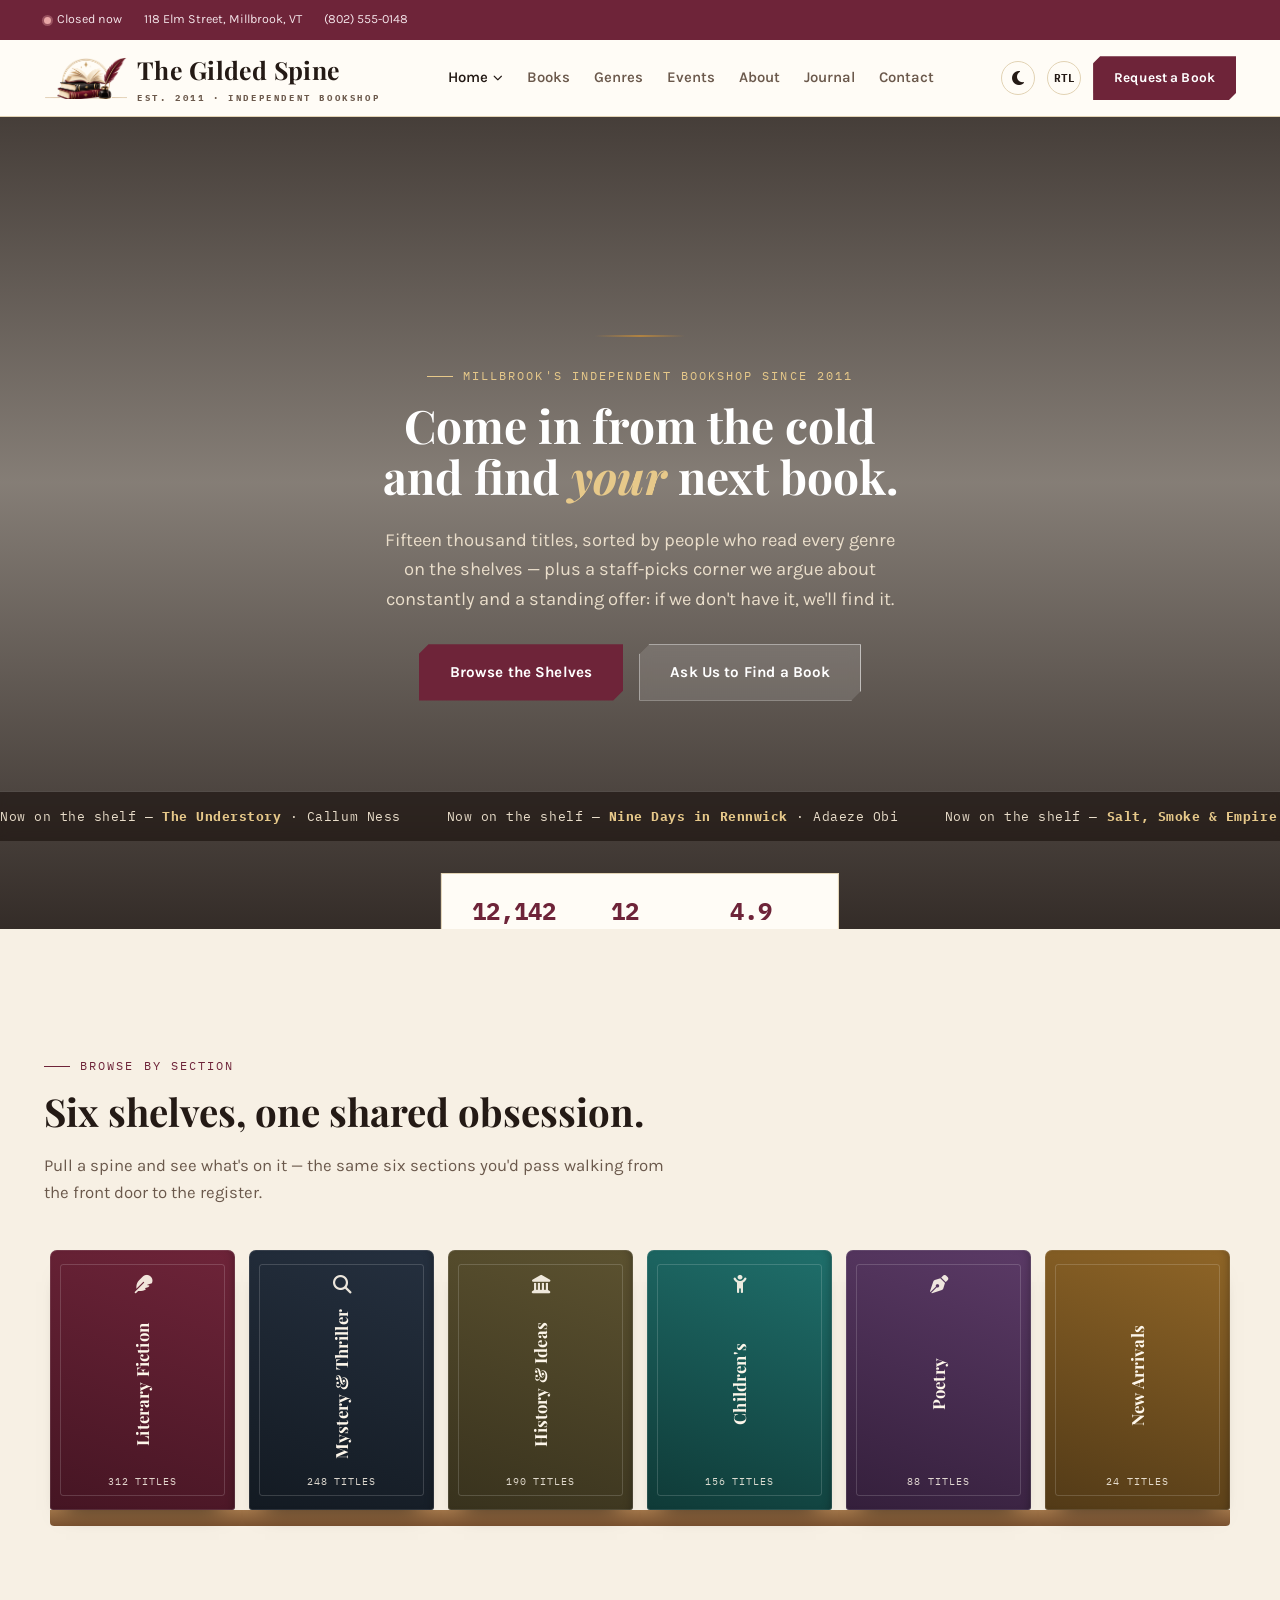
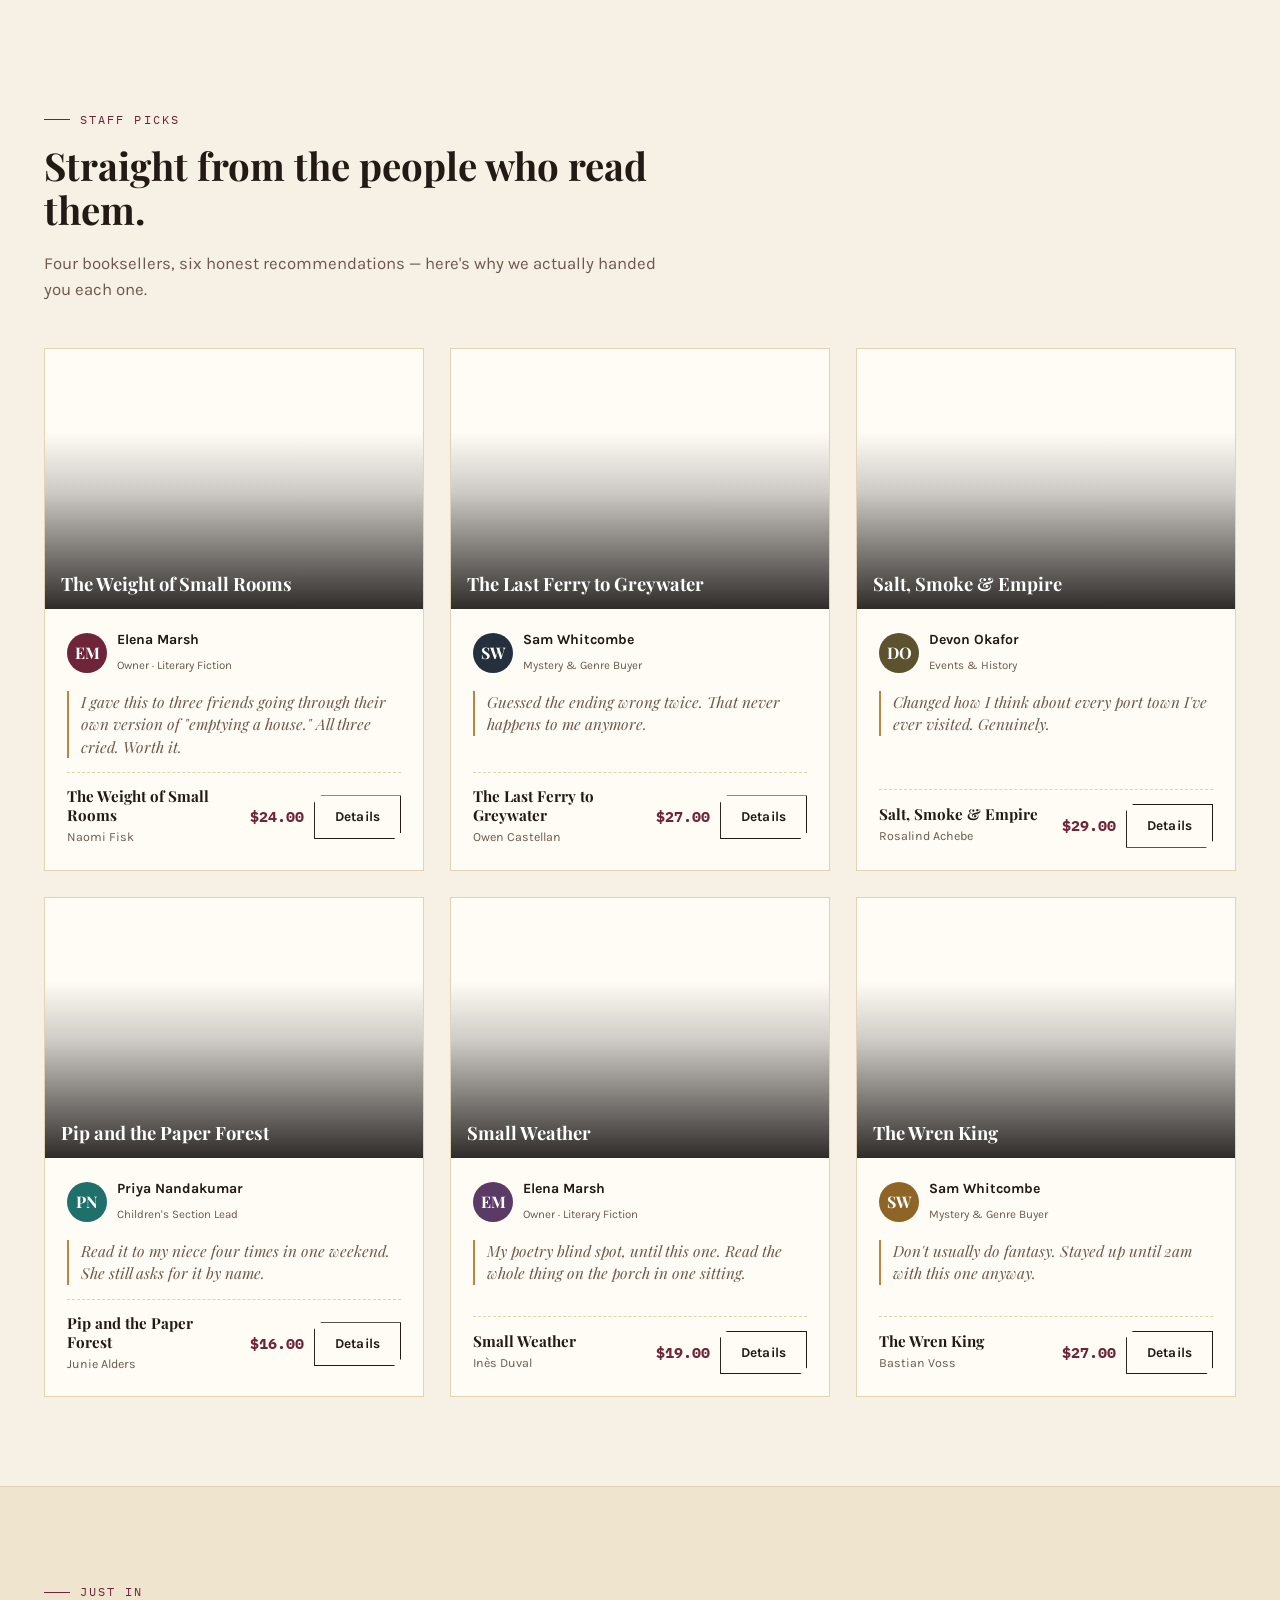
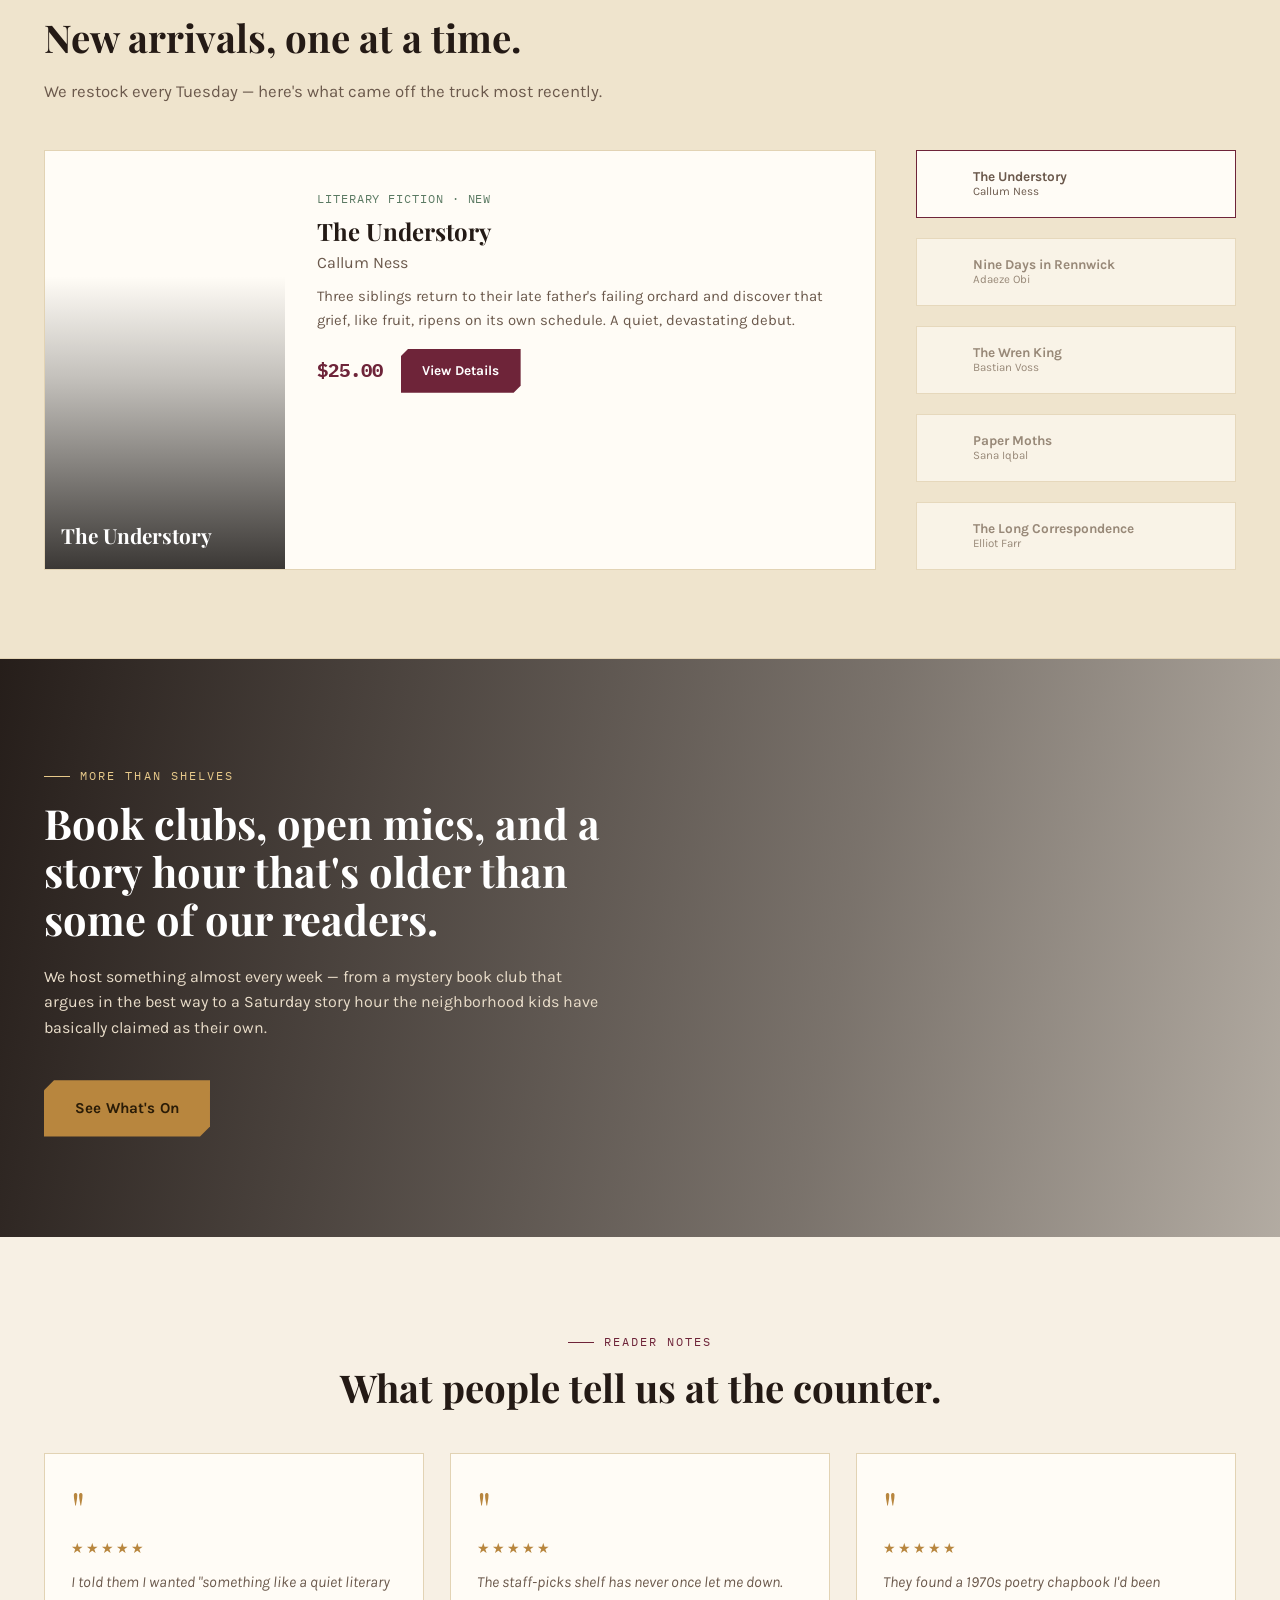
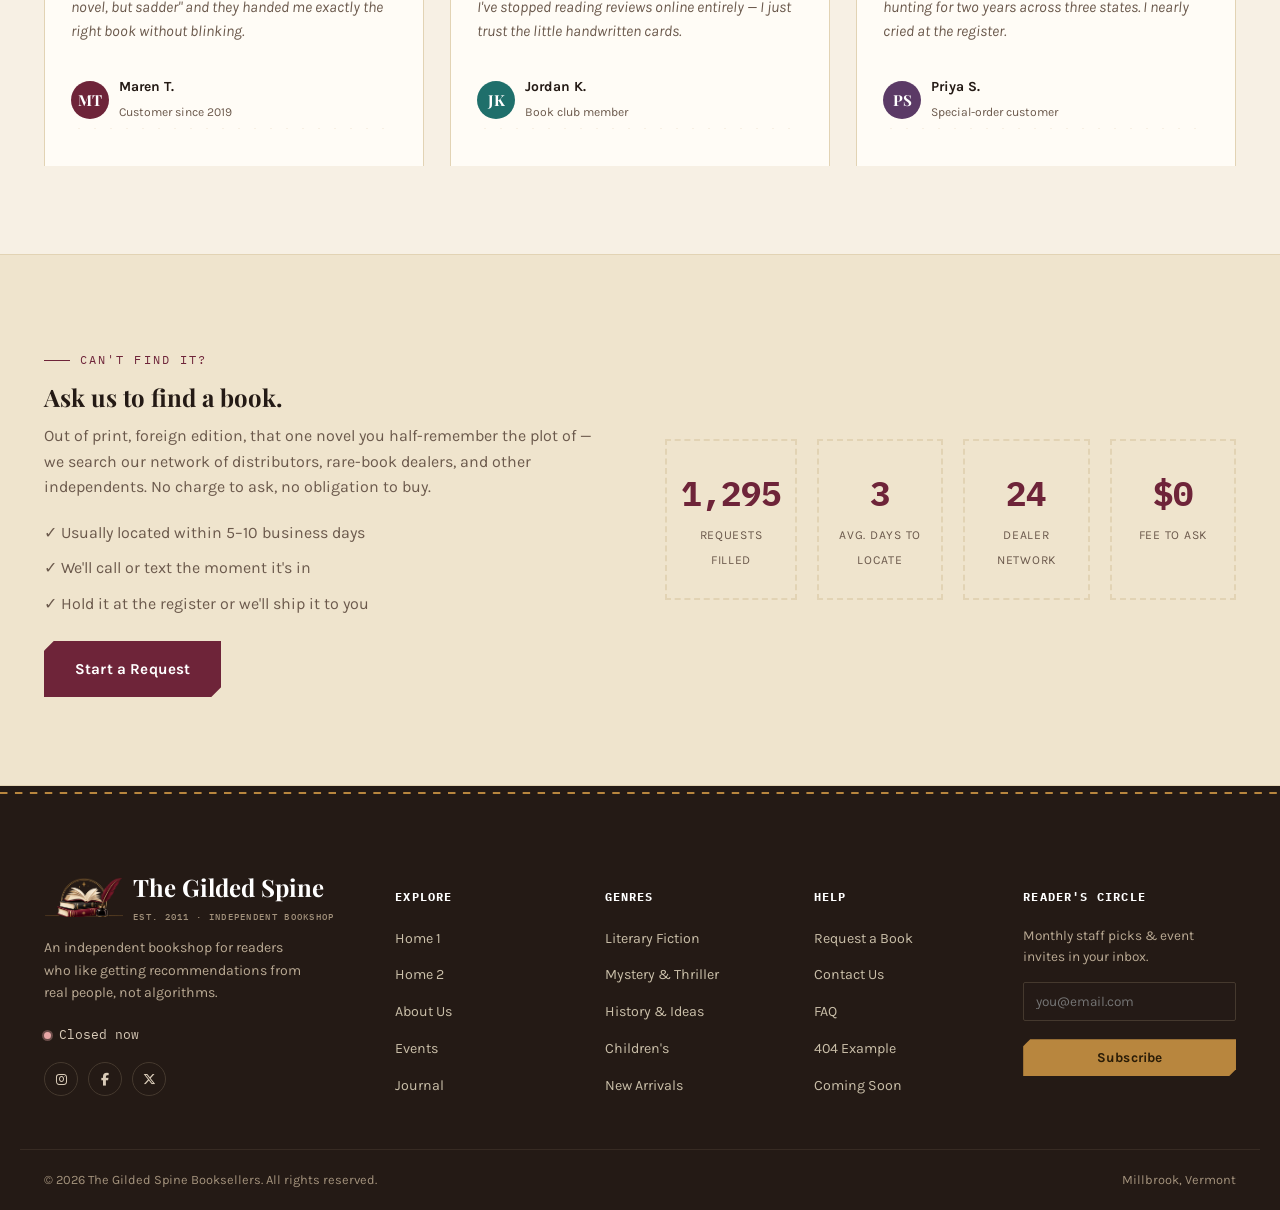
<file: index.html>
<!DOCTYPE html>
<html lang="en" dir="ltr">
<head>
<meta charset="UTF-8">
<meta name="viewport" content="width=device-width, initial-scale=1.0">
<title>The Gilded Spine — Independent Bookshop in Millbrook, VT</title>
<meta name="description" content="An independent bookshop with genre-sectioned shelves, a hand-picked staff-picks selection, weekly new arrivals, and a special-order service for tracking down the book you're after.">
<link rel="preconnect" href="https://fonts.googleapis.com">
<link rel="preconnect" href="https://fonts.gstatic.com" crossorigin>
<link href="https://fonts.googleapis.com/css2?family=Playfair+Display:wght@600;700;800&family=Karla:wght@400;500;600;700;800&family=IBM+Plex+Mono:wght@500;700&display=swap" rel="stylesheet">
<link rel="stylesheet" href="assets/css/style.css">
<link rel="stylesheet" href="https://cdnjs.cloudflare.com/ajax/libs/font-awesome/6.5.2/css/all.min.css">
<link rel="icon" href="assets/images/favicon.png" type="image/png">
<script>
  try {
    if (localStorage.getItem('tgs-dir') === 'rtl') document.documentElement.setAttribute('dir', 'rtl');
  } catch (e) {}
</script>
</head>
<body>
<script>
  try {
    if (localStorage.getItem('tgs-theme') === 'dark') document.body.classList.add('dark');
  } catch (e) {}
</script>

<a href="#main" class="skip-link">Skip to content</a>
<div class="loader"><div class="loader-mark">The Gilded Spine</div></div>

<div class="utility-bar">
  <div class="container">
    <div class="utility-left">
      <span data-store-status><span class="status-dot"></span> <span data-status-label>Open now</span></span>
      <span>118 Elm Street, Millbrook, VT</span>
      <span>(802) 555-0148</span>
    </div>
  </div>
</div>

<header class="masthead">
  <div class="container masthead-row">
    <div class="masthead-logo">
      <a href="index.html"><img src="assets/images/logo-mark.png" alt="" class="logo-mark"><span class="logo-text">The Gilded Spine<span class="sub">Est. 2011 · Independent Bookshop</span></span></a>
    </div>
    <nav class="nav-cluster" aria-label="Primary navigation">
      <div class="nav-dropdown">
        <button class="nav-dropdown-trigger" type="button" aria-haspopup="true" aria-expanded="false">Home <span class="caret"><i class="fa-solid fa-chevron-down"></i></span></button>
        <div class="nav-dropdown-menu">
          <a href="index.html">Home 1</a>
          <a href="home-2.html">Home 2</a>
        </div>
      </div>
      <a class="nav-link" href="books.html">Books</a>
      <a class="nav-link" href="genres.html">Genres</a>
      <a class="nav-link" href="events.html">Events</a>
      <a class="nav-link" href="about.html">About</a>
      <a class="nav-link" href="blog.html">Journal</a>
      <a class="nav-link" href="contact.html">Contact</a>
    </nav>
    <div class="masthead-actions">
      <button class="icon-toggle" data-theme-toggle type="button">DARK</button>
      <button class="icon-toggle" data-dir-toggle type="button">RTL</button>
      <a href="special-orders.html" class="btn btn-primary btn-sm request-btn">Request a Book</a>
      <button class="hamburger" type="button" aria-label="Open menu" aria-expanded="false" aria-controls="mobileNav">
        <span></span><span></span><span></span>
      </button>
    </div>
  </div>
</header>

<div class="mobile-nav" id="mobileNav">
  <div class="mobile-nav-top">
    <span class="logo">The Gilded Spine</span>
    <div class="mobile-nav-top-actions">
      <button class="icon-toggle" data-theme-toggle type="button">DARK</button>
      <button class="icon-toggle" data-dir-toggle type="button">RTL</button>
      <button class="mobile-nav-close" type="button" aria-label="Close menu"><i class="fa-solid fa-xmark"></i></button>
    </div>
  </div>
  <nav class="mobile-nav-links" aria-label="Mobile navigation">
    <a href="index.html">Home 1</a>
    <a href="home-2.html">Home 2</a>
    <a href="books.html">Books</a>
    <a href="genres.html">Genres</a>
    <a href="events.html">Events</a>
    <a href="about.html">About</a>
    <a href="blog.html">Journal</a>
    <a href="contact.html">Contact</a>
  </nav>
  <div class="mobile-nav-foot">
    <a href="special-orders.html" class="btn btn-primary btn-block">Request a Book</a>
  </div>
</div>

<main id="main">

  <!-- HERO 1 — Open Book editorial hero -->
  <section class="hero-book">
    <div class="hero-book-bg" style="background-image:url('https://images.unsplash.com/photo-1481627834876-b7833e8f5570?auto=format&fit=crop&w=1800&q=80');" role="img" aria-label="Long bookshop aisle lined floor-to-ceiling with shelves, lit by strings of hanging bulbs"></div>
    <div class="container hero-book-spread">
      <div class="hero-book-page">
        <span class="kicker">Millbrook's Independent Bookshop Since 2011</span>
        <h1>Come in from the cold<br>and find <em>your</em> next book.</h1>
        <p class="lead">Fifteen thousand titles, sorted by people who read every genre on the shelves — plus a staff-picks corner we argue about constantly and a standing offer: if we don't have it, we'll find it.</p>
        <div class="hero-book-cta">
          <a href="books.html" class="btn btn-primary">Browse the Shelves</a>
          <a href="special-orders.html" class="btn btn-ghost-light">Ask Us to Find a Book</a>
        </div>
      </div>
    </div>
    <div class="hero-ticker" aria-hidden="true">
      <div class="hero-ticker-track">
        <span>Now on the shelf — <b>The Understory</b> · Callum Ness</span>
        <span>Now on the shelf — <b>Nine Days in Rennwick</b> · Adaeze Obi</span>
        <span>Now on the shelf — <b>Salt, Smoke &amp; Empire</b> · Rosalind Achebe</span>
        <span>Now on the shelf — <b>The Wren King</b> · Bastian Voss</span>
        <span>Now on the shelf — <b>Small Weather</b> · Inès Duval</span>
        <span>Now on the shelf — <b>The Understory</b> · Callum Ness</span>
        <span>Now on the shelf — <b>Nine Days in Rennwick</b> · Adaeze Obi</span>
        <span>Now on the shelf — <b>Salt, Smoke &amp; Empire</b> · Rosalind Achebe</span>
        <span>Now on the shelf — <b>The Wren King</b> · Bastian Voss</span>
        <span>Now on the shelf — <b>Small Weather</b> · Inès Duval</span>
      </div>
    </div>
    <div class="stamp-card">
      <div class="item"><strong data-count-to="15000">0</strong><span>Titles in Stock</span></div>
      <div class="item"><strong data-count-to="15">0</strong><span>Years Open</span></div>
      <div class="item"><strong>4.9</strong><span>From 2,300 Readers</span></div>
    </div>
  </section>

  <!-- SHELF WALL — signature genre-browse section -->
  <section class="shelf-wall" style="padding-top:120px;">
    <div class="container">
      <div class="section-head reveal-fade">
        <span class="kicker">Browse by Section</span>
        <h2>Six shelves, one shared obsession.</h2>
        <p>Pull a spine and see what's on it — the same six sections you'd pass walking from the front door to the register.</p>
      </div>
      <div class="shelf-spine-row">
        <a href="books.html#literary-fiction" class="shelf-spine reveal" style="--spine:#6e2439;--spine-dark:#451523;">
          <i class="fa-solid fa-feather spine-icon" aria-hidden="true"></i>
          <span class="spine-label">Literary Fiction</span>
          <span class="spine-count">312 titles</span>
        </a>
        <a href="books.html#mystery-thriller" class="shelf-spine reveal" style="--spine:#25303f;--spine-dark:#131a22;">
          <i class="fa-solid fa-magnifying-glass spine-icon" aria-hidden="true"></i>
          <span class="spine-label">Mystery &amp; Thriller</span>
          <span class="spine-count">248 titles</span>
        </a>
        <a href="books.html#history-ideas" class="shelf-spine reveal" style="--spine:#5c5230;--spine-dark:#38321d;">
          <i class="fa-solid fa-landmark spine-icon" aria-hidden="true"></i>
          <span class="spine-label">History &amp; Ideas</span>
          <span class="spine-count">190 titles</span>
        </a>
        <a href="books.html#childrens" class="shelf-spine reveal" style="--spine:#1f6f6b;--spine-dark:#0f3a37;">
          <i class="fa-solid fa-child-reaching spine-icon" aria-hidden="true"></i>
          <span class="spine-label">Children's</span>
          <span class="spine-count">156 titles</span>
        </a>
        <a href="books.html#poetry" class="shelf-spine reveal" style="--spine:#5b3a66;--spine-dark:#341f3b;">
          <i class="fa-solid fa-pen-nib spine-icon" aria-hidden="true"></i>
          <span class="spine-label">Poetry</span>
          <span class="spine-count">88 titles</span>
        </a>
        <a href="books.html#new-arrivals" class="shelf-spine reveal" style="--spine:#8f6527;--spine-dark:#523a17;">
          <i class="fa-solid fa-sparkles spine-icon" aria-hidden="true"></i>
          <span class="spine-label">New Arrivals</span>
          <span class="spine-count">24 titles</span>
        </a>
      </div>
      <div class="shelf-ledge" aria-hidden="true"></div>
    </div>
  </section>

  <!-- STAFF PICKS SHELF -->
  <section id="staff-picks">
    <div class="container">
      <div class="section-head reveal-fade">
        <span class="kicker">Staff Picks</span>
        <h2>Straight from the people who read them.</h2>
        <p>Four booksellers, six honest recommendations — here's why we actually handed you each one.</p>
      </div>
      <div class="pick-grid">

        <article class="pick-card reveal">
          <div class="pick-cover-full" style="background-image:url('https://images.unsplash.com/photo-1495474472287-4d71bcdd2085?auto=format&fit=crop&w=500&q=70');"><span class="cover-title">The Weight of Small Rooms</span></div>
          <div class="pick-content">
          <div class="pick-staff">
            <span class="pick-avatar" style="background:#6e2439;">EM</span>
            <div><strong>Elena Marsh</strong><span>Owner &middot; Literary Fiction</span></div>
          </div>
          <blockquote class="pick-quote">I gave this to three friends going through their own version of "emptying a house." All three cried. Worth it.</blockquote>
          <div class="pick-book">
            <div class="pick-info">
              <h3><a href="book-details.html?id=weight-of-small-rooms">The Weight of Small Rooms</a></h3>
              <span class="author">Naomi Fisk</span>
            </div>
            <div class="pick-foot"><span class="spine-price">$24.00</span><a href="book-details.html?id=weight-of-small-rooms" class="btn btn-outline btn-sm">Details</a></div>
          </div>
        </div>
        </article>

        <article class="pick-card reveal">
          <div class="pick-cover-full" style="background-image:url('https://images.unsplash.com/photo-1519681393784-d120267933ba?auto=format&fit=crop&w=500&q=70');"><span class="cover-title">The Last Ferry to Greywater</span></div>
          <div class="pick-content">
          <div class="pick-staff">
            <span class="pick-avatar" style="background:#25303f;">SW</span>
            <div><strong>Sam Whitcombe</strong><span>Mystery &amp; Genre Buyer</span></div>
          </div>
          <blockquote class="pick-quote">Guessed the ending wrong twice. That never happens to me anymore.</blockquote>
          <div class="pick-book">
            <div class="pick-info">
              <h3><a href="book-details.html?id=last-ferry-to-greywater">The Last Ferry to Greywater</a></h3>
              <span class="author">Owen Castellan</span>
            </div>
            <div class="pick-foot"><span class="spine-price">$27.00</span><a href="book-details.html?id=last-ferry-to-greywater" class="btn btn-outline btn-sm">Details</a></div>
          </div>
        </div>
        </article>

        <article class="pick-card reveal">
          <div class="pick-cover-full" style="background-image:url('https://images.unsplash.com/photo-1476820865390-c52aeebb9891?auto=format&fit=crop&w=500&q=70');"><span class="cover-title">Salt, Smoke &amp; Empire</span></div>
          <div class="pick-content">
          <div class="pick-staff">
            <span class="pick-avatar" style="background:#5c5230;">DO</span>
            <div><strong>Devon Okafor</strong><span>Events &amp; History</span></div>
          </div>
          <blockquote class="pick-quote">Changed how I think about every port town I've ever visited. Genuinely.</blockquote>
          <div class="pick-book">
            <div class="pick-info">
              <h3><a href="book-details.html?id=salt-smoke-empire">Salt, Smoke &amp; Empire</a></h3>
              <span class="author">Rosalind Achebe</span>
            </div>
            <div class="pick-foot"><span class="spine-price">$29.00</span><a href="book-details.html?id=salt-smoke-empire" class="btn btn-outline btn-sm">Details</a></div>
          </div>
        </div>
        </article>

        <article class="pick-card reveal">
          <div class="pick-cover-full" style="background-image:url('https://images.unsplash.com/photo-1441974231531-c6227db76b6e?auto=format&fit=crop&w=500&q=70');"><span class="cover-title">Pip and the Paper Forest</span></div>
          <div class="pick-content">
          <div class="pick-staff">
            <span class="pick-avatar" style="background:#1f6f6b;">PN</span>
            <div><strong>Priya Nandakumar</strong><span>Children's Section Lead</span></div>
          </div>
          <blockquote class="pick-quote">Read it to my niece four times in one weekend. She still asks for it by name.</blockquote>
          <div class="pick-book">
            <div class="pick-info">
              <h3><a href="book-details.html?id=pip-and-the-paper-forest">Pip and the Paper Forest</a></h3>
              <span class="author">Junie Alders</span>
            </div>
            <div class="pick-foot"><span class="spine-price">$16.00</span><a href="book-details.html?id=pip-and-the-paper-forest" class="btn btn-outline btn-sm">Details</a></div>
          </div>
        </div>
        </article>

        <article class="pick-card reveal">
          <div class="pick-cover-full" style="background-image:url('https://images.unsplash.com/photo-1419242902214-272b3f66ee7a?auto=format&fit=crop&w=500&q=70');"><span class="cover-title">Small Weather</span></div>
          <div class="pick-content">
          <div class="pick-staff">
            <span class="pick-avatar" style="background:#5b3a66;">EM</span>
            <div><strong>Elena Marsh</strong><span>Owner &middot; Literary Fiction</span></div>
          </div>
          <blockquote class="pick-quote">My poetry blind spot, until this one. Read the whole thing on the porch in one sitting.</blockquote>
          <div class="pick-book">
            <div class="pick-info">
              <h3><a href="book-details.html?id=small-weather">Small Weather</a></h3>
              <span class="author">Inès Duval</span>
            </div>
            <div class="pick-foot"><span class="spine-price">$19.00</span><a href="book-details.html?id=small-weather" class="btn btn-outline btn-sm">Details</a></div>
          </div>
        </div>
        </article>

        <article class="pick-card reveal">
          <div class="pick-cover-full" style="background-image:url('https://images.unsplash.com/photo-1502082553048-f009c37129b9?auto=format&fit=crop&w=500&q=70');"><span class="cover-title">The Wren King</span></div>
          <div class="pick-content">
          <div class="pick-staff">
            <span class="pick-avatar" style="background:#8f6527;">SW</span>
            <div><strong>Sam Whitcombe</strong><span>Mystery &amp; Genre Buyer</span></div>
          </div>
          <blockquote class="pick-quote">Don't usually do fantasy. Stayed up until 2am with this one anyway.</blockquote>
          <div class="pick-book">
            <div class="pick-info">
              <h3><a href="book-details.html?id=wren-king">The Wren King</a></h3>
              <span class="author">Bastian Voss</span>
            </div>
            <div class="pick-foot"><span class="spine-price">$27.00</span><a href="book-details.html?id=wren-king" class="btn btn-outline btn-sm">Details</a></div>
          </div>
        </div>
        </article>

      </div>
    </div>
  </section>

  <!-- NEW ARRIVALS SPOTLIGHT SLIDER -->
  <section style="background:var(--surface-2);border-top:1px solid var(--border);border-bottom:1px solid var(--border);">
    <div class="container">
      <div class="section-head reveal-fade">
        <span class="kicker">Just In</span>
        <h2>New arrivals, one at a time.</h2>
        <p>We restock every Tuesday — here's what came off the truck most recently.</p>
      </div>
      <div class="spotlight">
        <div class="spotlight-stage" data-spotlight-stage>

          <div class="spotlight-slide active">
            <div class="cover-block" style="background-image:url('https://images.unsplash.com/photo-1523712999610-f77fbcfc3843?auto=format&fit=crop&w=500&q=70');background-size:cover;background-position:center;"><span class="cover-title">The Understory</span></div>
            <div class="spotlight-info">
              <span class="genre-label">Literary Fiction · New</span>
              <h3>The Understory</h3>
              <p class="author">Callum Ness</p>
              <p class="desc">Three siblings return to their late father's failing orchard and discover that grief, like fruit, ripens on its own schedule. A quiet, devastating debut.</p>
              <div class="foot"><span class="price">$25.00</span><a href="book-details.html" class="btn btn-primary btn-sm">View Details</a></div>
            </div>
          </div>

          <div class="spotlight-slide">
            <div class="cover-block" style="background-image:url('https://images.unsplash.com/photo-1500964757637-c85e8a162699?auto=format&fit=crop&w=500&q=70');background-size:cover;background-position:center;"><span class="cover-title">Nine Days in Rennwick</span></div>
            <div class="spotlight-info">
              <span class="genre-label">Mystery · New</span>
              <h3>Nine Days in Rennwick</h3>
              <p class="author">Adaeze Obi</p>
              <p class="desc">A detective with nine days before retirement takes on one last case in a town where everyone has an alibi and nobody has the truth.</p>
              <div class="foot"><span class="price">$24.50</span><a href="book-details.html" class="btn btn-primary btn-sm">View Details</a></div>
            </div>
          </div>

          <div class="spotlight-slide">
            <div class="cover-block" style="background-image:url('https://images.unsplash.com/photo-1502082553048-f009c37129b9?auto=format&fit=crop&w=500&q=70');background-size:cover;background-position:center;"><span class="cover-title">The Wren King</span></div>
            <div class="spotlight-info">
              <span class="genre-label">Fantasy · New</span>
              <h3>The Wren King</h3>
              <p class="author">Bastian Voss</p>
              <p class="desc">A kingdom ruled by a monarch no one has seen in a decade, and the apprentice mapmaker who accidentally draws the door to his tower.</p>
              <div class="foot"><span class="price">$27.00</span><a href="book-details.html" class="btn btn-primary btn-sm">View Details</a></div>
            </div>
          </div>

          <div class="spotlight-slide">
            <div class="cover-block" style="background-image:url('https://images.unsplash.com/photo-1470071459604-3b5ec3a7fe05?auto=format&fit=crop&w=500&q=70');background-size:cover;background-position:center;"><span class="cover-title">Paper Moths</span></div>
            <div class="spotlight-info">
              <span class="genre-label">Literary Fiction · New</span>
              <h3>Paper Moths</h3>
              <p class="author">Sana Iqbal</p>
              <p class="desc">A letter-writer for hire in 1920s Lahore begins forging correspondence between two people who have never actually met — and falls for both of them.</p>
              <div class="foot"><span class="price">$23.50</span><a href="book-details.html" class="btn btn-primary btn-sm">View Details</a></div>
            </div>
          </div>

          <div class="spotlight-slide">
            <div class="cover-block" style="background-image:url('https://images.unsplash.com/photo-1519671482749-fd09be7ccebf?auto=format&fit=crop&w=500&q=70');background-size:cover;background-position:center;"><span class="cover-title">The Long Correspondence</span></div>
            <div class="spotlight-info">
              <span class="genre-label">History &amp; Ideas · New</span>
              <h3>The Long Correspondence</h3>
              <p class="author">Elliot Farr</p>
              <p class="desc">A hundred years of letters between two rival publishing houses reveal the quiet, petty, occasionally heroic history of who gets to be printed.</p>
              <div class="foot"><span class="price">$26.00</span><a href="book-details.html" class="btn btn-primary btn-sm">View Details</a></div>
            </div>
          </div>

        </div>
        <div class="spotlight-thumbs">
          <button class="spotlight-thumb active"><span class="sw" style="background-image:url('https://images.unsplash.com/photo-1516979187457-637abb4f9353?auto=format&fit=crop&w=500&q=70');background-size:cover;background-position:center;"></span><span><strong>The Understory</strong><span>Callum Ness</span></span></button>
          <button class="spotlight-thumb"><span class="sw" style="background-image:url('https://images.unsplash.com/photo-1495446815901-a7297e633e8d?auto=format&fit=crop&w=500&q=70');background-size:cover;background-position:center;"></span><span><strong>Nine Days in Rennwick</strong><span>Adaeze Obi</span></span></button>
          <button class="spotlight-thumb"><span class="sw" style="background-image:url('https://images.unsplash.com/photo-1516979187457-637abb4f9353?auto=format&fit=crop&w=500&q=70');background-size:cover;background-position:center;"></span><span><strong>The Wren King</strong><span>Bastian Voss</span></span></button>
          <button class="spotlight-thumb"><span class="sw" style="background-image:url('https://images.unsplash.com/photo-1490633874781-1c63cc424610?auto=format&fit=crop&w=500&q=70');background-size:cover;background-position:center;"></span><span><strong>Paper Moths</strong><span>Sana Iqbal</span></span></button>
          <button class="spotlight-thumb"><span class="sw" style="background-image:url('https://images.unsplash.com/photo-1524995997946-a1c2e315a42f?auto=format&fit=crop&w=500&q=70');background-size:cover;background-position:center;"></span><span><strong>The Long Correspondence</strong><span>Elliot Farr</span></span></button>
        </div>
      </div>
    </div>
  </section>

  <!-- COMMUNITY BAND -->
  <section class="band-photo" style="background-image:url('https://images.unsplash.com/photo-1524995997946-a1c2e315a42f?auto=format&fit=crop&w=1800&q=80');">
    <div class="container">
      <div class="inner reveal-fade">
        <span class="kicker">More Than Shelves</span>
        <h2>Book clubs, open mics, and a story hour that's older than some of our readers.</h2>
        <p>We host something almost every week — from a mystery book club that argues in the best way to a Saturday story hour the neighborhood kids have basically claimed as their own.</p>
        <a href="events.html" class="btn btn-gold mt-24">See What's On</a>
      </div>
    </div>
  </section>

  <!-- TESTIMONIALS -->
  <section>
    <div class="container">
      <div class="section-head center reveal-fade">
        <span class="kicker">Reader Notes</span>
        <h2>What people tell us at the counter.</h2>
      </div>
      <div class="quote-grid">
        <div class="quote-card reveal-fade">
          <span class="mark">"</span>
          <div class="stars">★★★★★</div>
          <blockquote>I told them I wanted "something like a quiet literary novel, but sadder" and they handed me exactly the right book without blinking.</blockquote>
          <div class="byline">
            <span class="avatar" style="background:#6e2439;">MT</span>
            <div><strong>Maren T.</strong><span>Customer since 2019</span></div>
          </div>
        </div>
        <div class="quote-card reveal-fade">
          <span class="mark">"</span>
          <div class="stars">★★★★★</div>
          <blockquote>The staff-picks shelf has never once let me down. I've stopped reading reviews online entirely — I just trust the little handwritten cards.</blockquote>
          <div class="byline">
            <span class="avatar" style="background:#1f6f6b;">JK</span>
            <div><strong>Jordan K.</strong><span>Book club member</span></div>
          </div>
        </div>
        <div class="quote-card reveal-fade">
          <span class="mark">"</span>
          <div class="stars">★★★★★</div>
          <blockquote>They found a 1970s poetry chapbook I'd been hunting for two years across three states. I nearly cried at the register.</blockquote>
          <div class="byline">
            <span class="avatar" style="background:#5b3a66;">PS</span>
            <div><strong>Priya S.</strong><span>Special-order customer</span></div>
          </div>
        </div>
        <div class="quote-card reveal-fade tablet-only-card">
          <span class="mark">"</span>
          <div class="stars">★★★★★</div>
          <blockquote>Every staff pick I've tried has been a hit. At this point I just walk in and ask what's good this week.</blockquote>
          <div class="byline">
            <span class="avatar" style="background:#8f6527;">DR</span>
            <div><strong>Devon R.</strong><span>Regular since 2015</span></div>
          </div>
        </div>
      </div>
    </div>
  </section>

  <!-- SPECIAL ORDER CTA BAND -->
  <section class="order-band">
    <div class="container order-grid">
      <div class="reveal-fade">
        <span class="kicker">Can't Find It?</span>
        <h2>Ask us to find a book.</h2>
        <p class="text-soft">Out of print, foreign edition, that one novel you half-remember the plot of — we search our network of distributors, rare-book dealers, and other independents. No charge to ask, no obligation to buy.</p>
        <ul style="margin-top:20px;display:grid;gap:10px;">
          <li class="text-soft">✓ Usually located within 5–10 business days</li>
          <li class="text-soft">✓ We'll call or text the moment it's in</li>
          <li class="text-soft">✓ Hold it at the register or we'll ship it to you</li>
        </ul>
        <a href="special-orders.html" class="btn btn-primary mt-24">Start a Request</a>
      </div>
      <div class="reveal">
        <div class="stamp-strip">
          <div class="stamp-item"><strong data-count-to="3200">0</strong><span>Requests Filled</span></div>
          <div class="stamp-item"><strong data-count-to="9">0</strong><span>Avg. Days to Locate</span></div>
          <div class="stamp-item"><strong data-count-to="60">0</strong><span>Dealer Network</span></div>
          <div class="stamp-item"><strong>$0</strong><span>Fee to Ask</span></div>
        </div>
      </div>
    </div>
  </section>

</main>

<footer class="site-footer">
  <svg class="stitch-divider" viewBox="0 0 1200 14" preserveAspectRatio="none" aria-hidden="true"><path d="M0 7 H1200"/></svg>
  <div class="container footer-top">
    <div class="brand-block">
      <a href="index.html" class="logo"><img src="assets/images/logo-mark.png" alt="" class="logo-mark"><span class="logo-text">The Gilded Spine<span class="sub">Est. 2011 · Independent Bookshop</span></span></a>
      <p>An independent bookshop for readers who like getting recommendations from real people, not algorithms.</p>
      <span class="footer-status" data-store-status><span class="status-dot"></span> <span data-status-label>Open now</span></span>
      <div class="footer-social">
        <a href="#" aria-label="Instagram"><i class="fa-brands fa-instagram"></i></a>
        <a href="#" aria-label="Facebook"><i class="fa-brands fa-facebook-f"></i></a>
        <a href="#" aria-label="X / Twitter"><i class="fa-brands fa-x-twitter"></i></a>
      </div>
    </div>
    <div>
      <h5>Explore</h5>
      <ul>
        <li><a href="index.html">Home 1</a></li>
        <li><a href="home-2.html">Home 2</a></li>
        <li><a href="about.html">About Us</a></li>
        <li><a href="events.html">Events</a></li>
        <li><a href="blog.html">Journal</a></li>
      </ul>
    </div>
    <div>
      <h5>Genres</h5>
      <ul>
        <li><a href="books.html#literary-fiction">Literary Fiction</a></li>
        <li><a href="books.html#mystery-thriller">Mystery &amp; Thriller</a></li>
        <li><a href="books.html#history-ideas">History &amp; Ideas</a></li>
        <li><a href="books.html#childrens">Children's</a></li>
        <li><a href="books.html#new-arrivals">New Arrivals</a></li>
      </ul>
    </div>
    <div>
      <h5>Help</h5>
      <ul>
        <li><a href="special-orders.html">Request a Book</a></li>
        <li><a href="contact.html">Contact Us</a></li>
        <li><a href="contact.html#faq">FAQ</a></li>
        <li><a href="404.html">404 Example</a></li>
        <li><a href="coming-soon.html">Coming Soon</a></li>
      </ul>
    </div>
    <div class="footer-newsletter">
      <h5>Reader's Circle</h5>
      <p style="font-size:.85rem;color:#b9a993;margin-bottom:14px;">Monthly staff picks &amp; event invites in your inbox.</p>
      <form data-validate data-success-target="#footerFormSuccess" novalidate>
        <div class="field" style="margin-bottom:8px;">
          <input type="email" required placeholder="you@email.com" aria-label="Email address">
          <span class="field-error" role="alert">Enter a valid email address.</span>
        </div>
        <button type="submit" class="btn btn-gold btn-sm btn-block">Subscribe</button>
      </form>
      <p id="footerFormSuccess" class="form-success" style="padding:10px 0;font-size:.85rem;color:#d9cbb8;">Thanks — check your inbox to confirm.</p>
    </div>
  </div>
  <div class="container footer-bottom">
    <span>© 2026 The Gilded Spine Booksellers. All rights reserved.</span>
    <span>Millbrook, Vermont</span>
  </div>
</footer>

<button class="to-top" aria-label="Back to top" type="button"><i class="fa-solid fa-arrow-up"></i></button>
<script src="assets/js/main.js" defer></script>
</body>
</html>
</file>
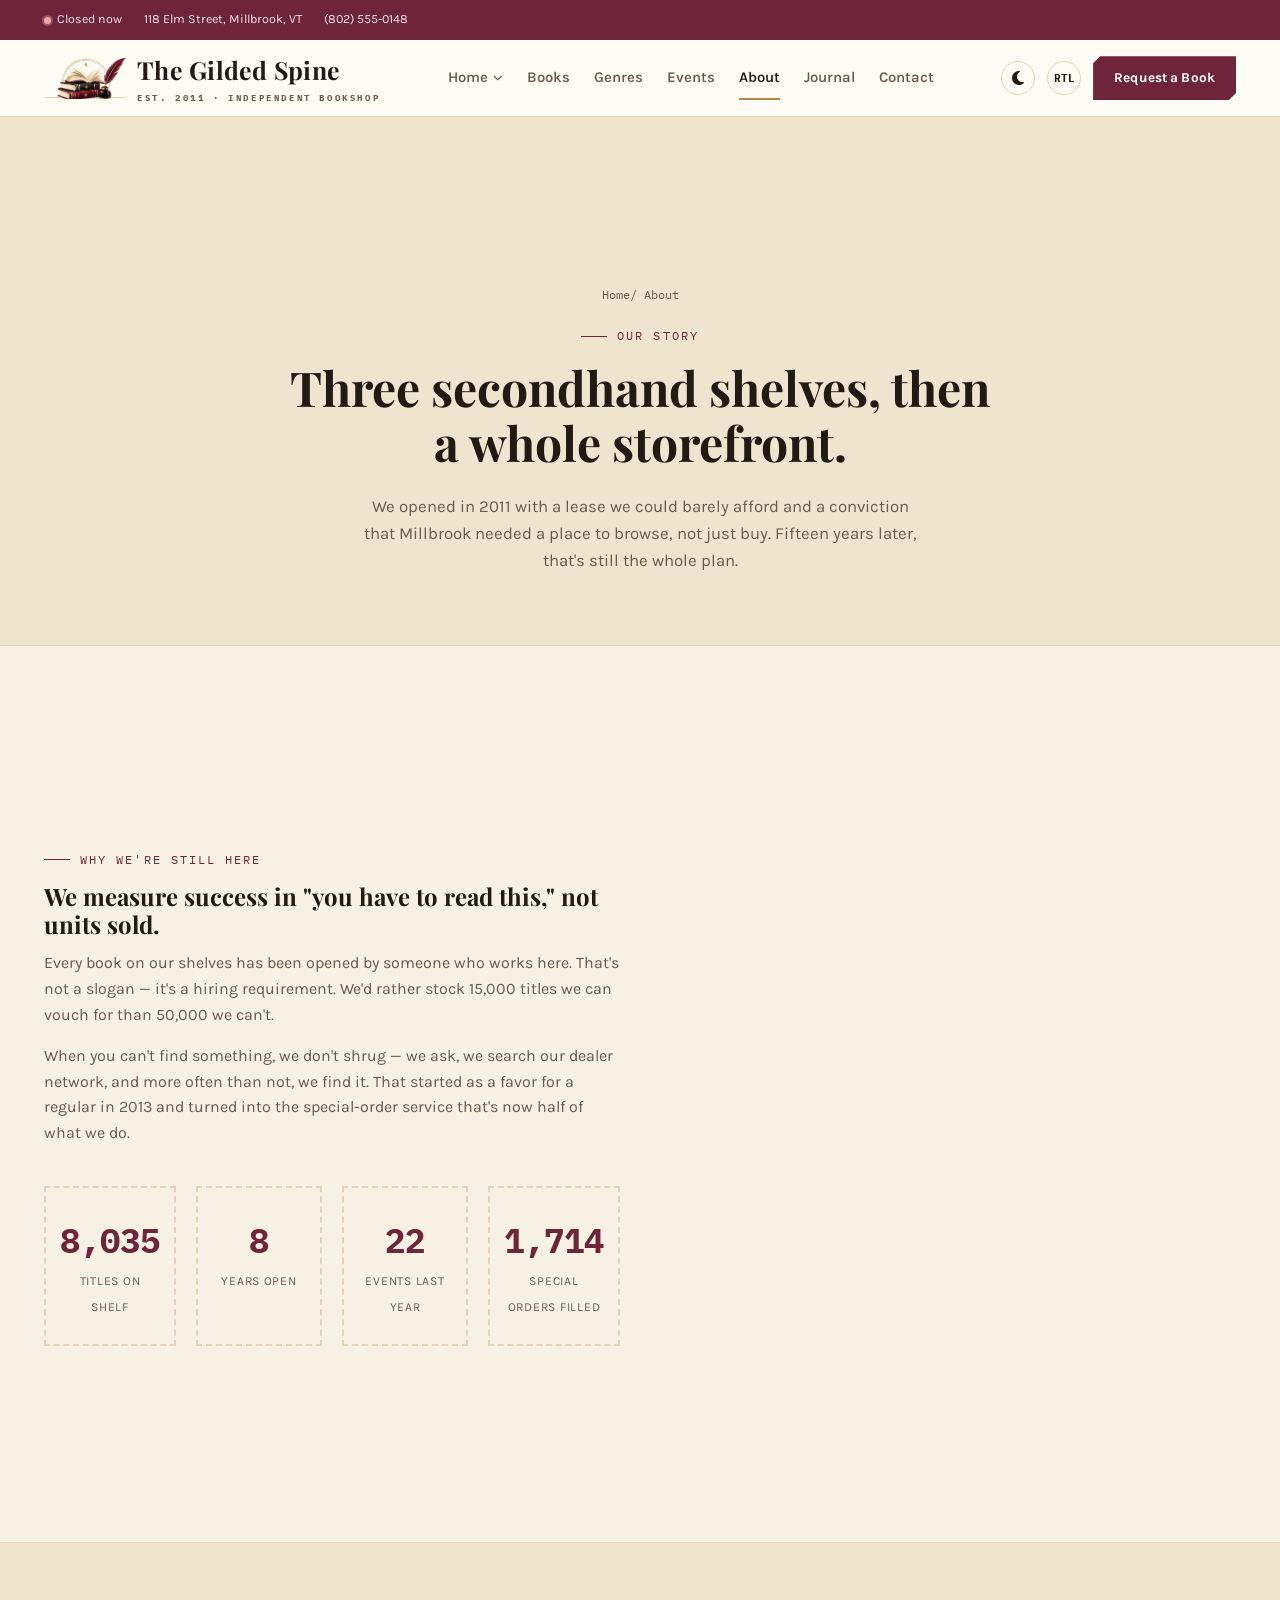
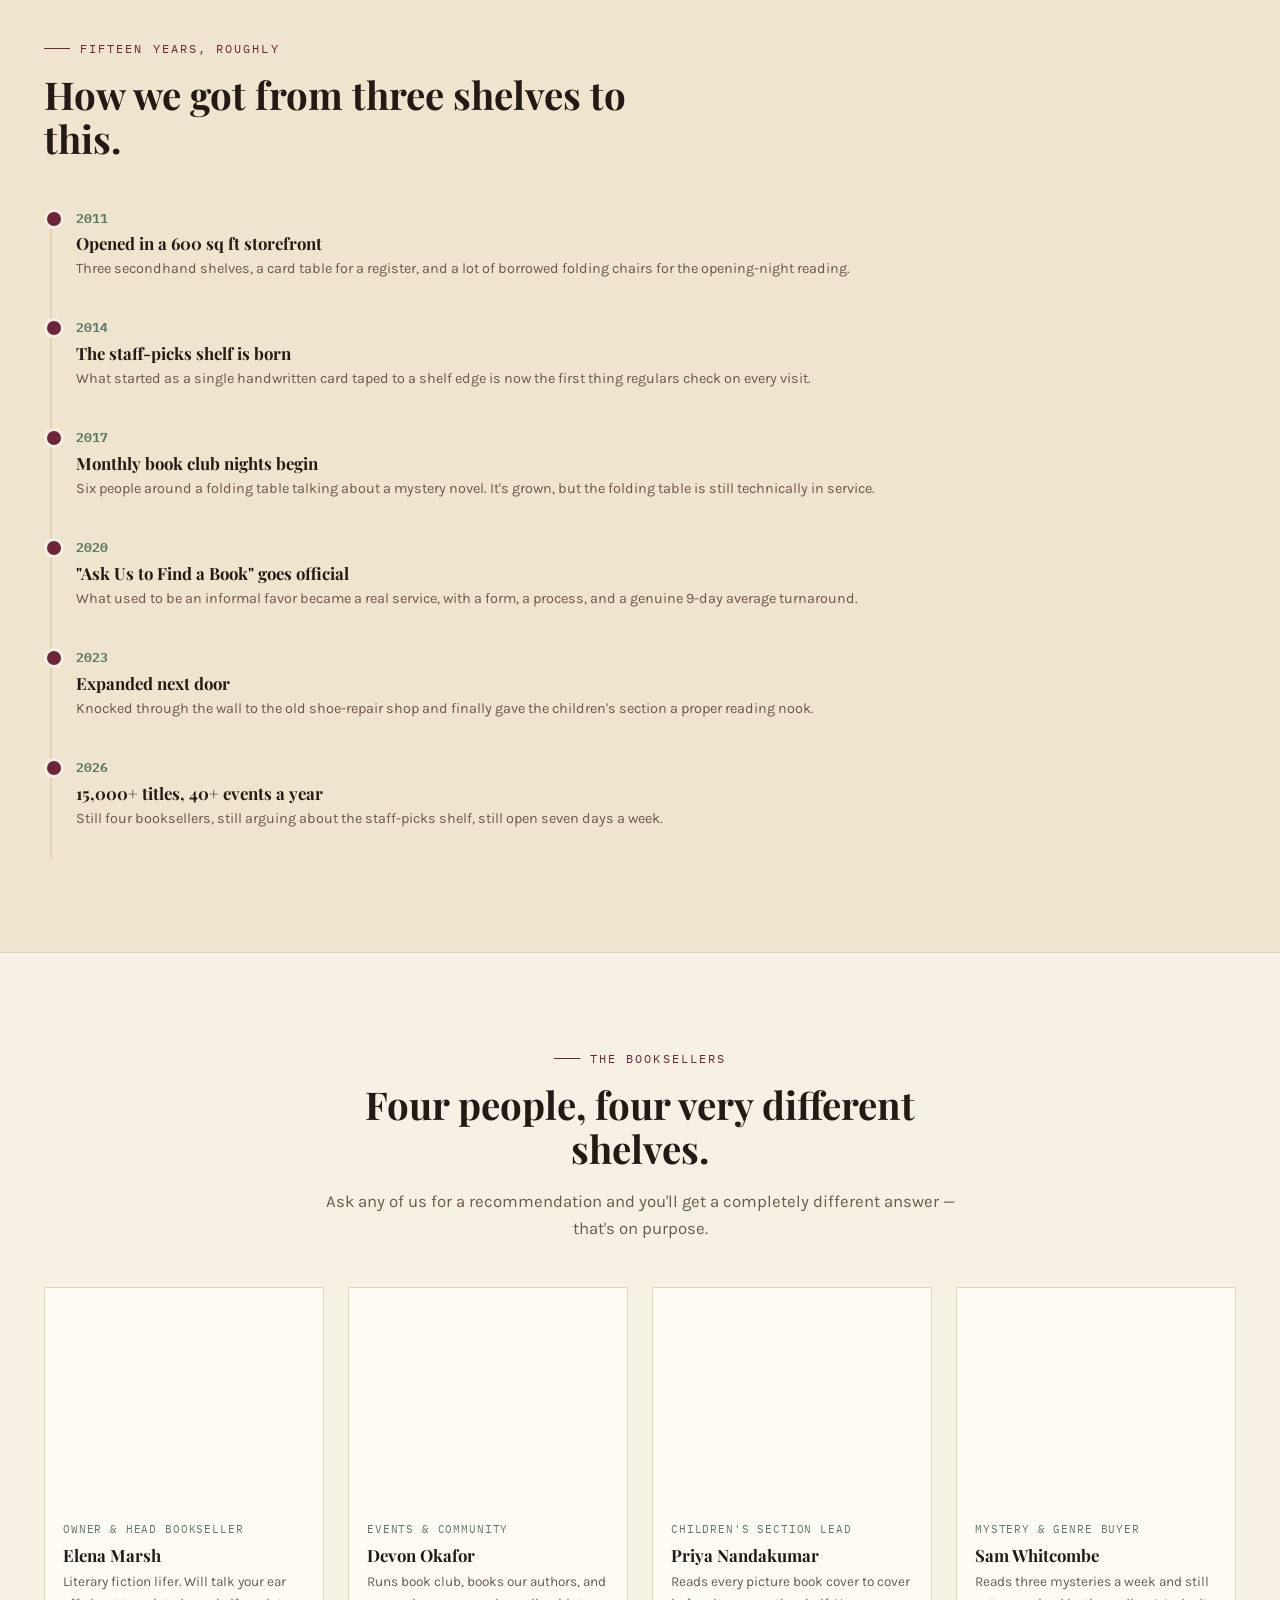
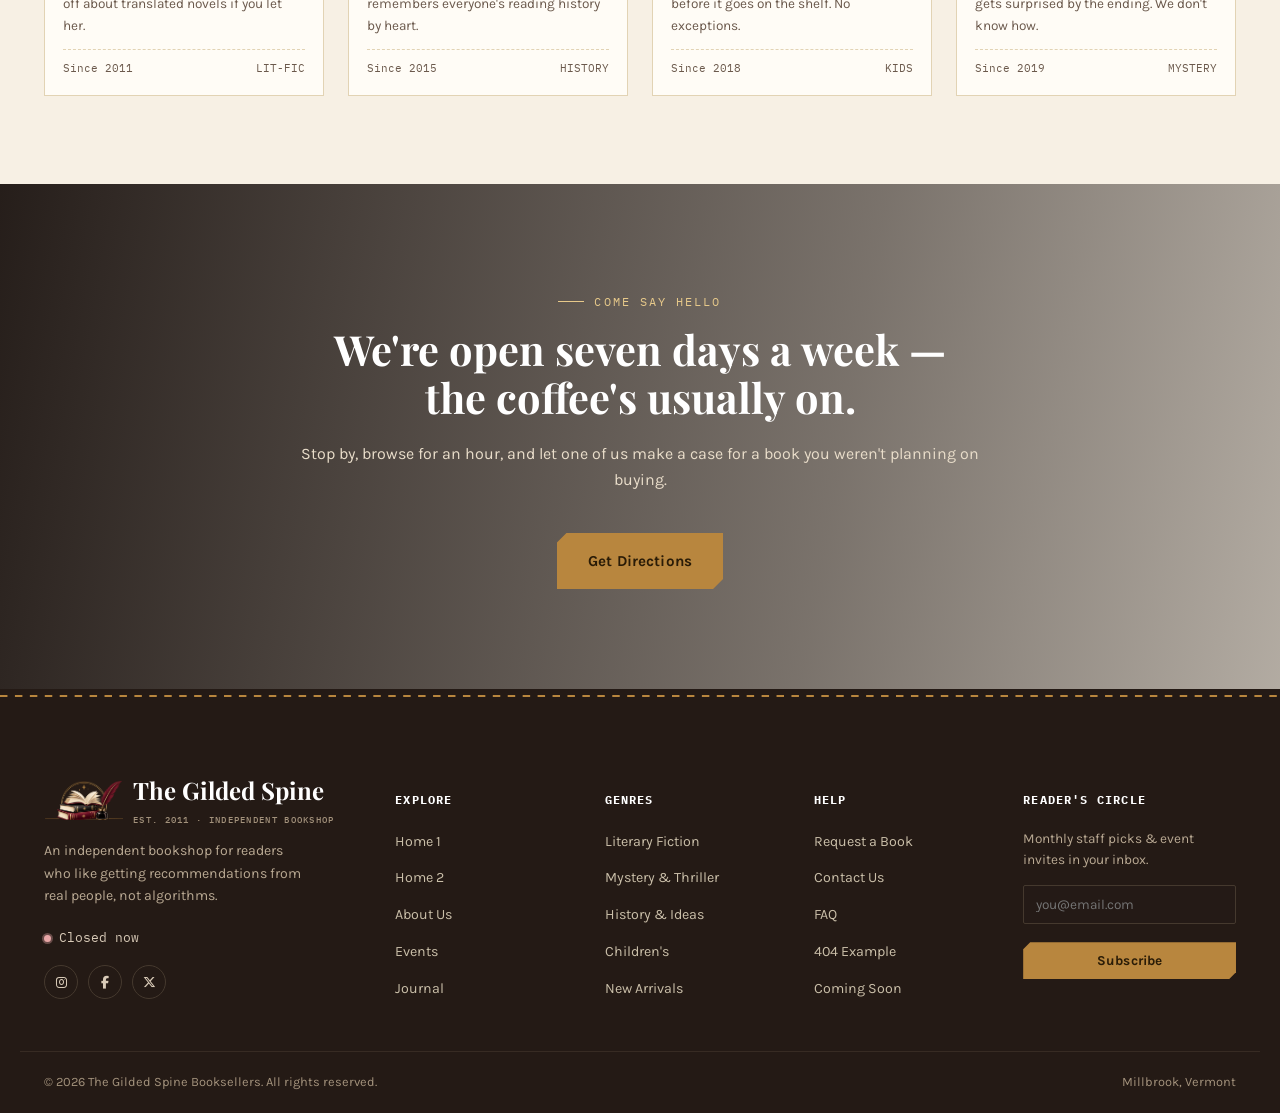
<file: about.html>
<!DOCTYPE html>
<html lang="en" dir="ltr">
<head>
<meta charset="UTF-8">
<meta name="viewport" content="width=device-width, initial-scale=1.0">
<title>About Us — The Gilded Spine Bookshop</title>
<meta name="description" content="Fifteen years, one storefront, and a lot of arguing over staff picks — the story of The Gilded Spine and the four booksellers who run it.">
<link rel="preconnect" href="https://fonts.googleapis.com">
<link rel="preconnect" href="https://fonts.gstatic.com" crossorigin>
<link href="https://fonts.googleapis.com/css2?family=Playfair+Display:wght@600;700;800&family=Karla:wght@400;500;600;700;800&family=IBM+Plex+Mono:wght@500;700&display=swap" rel="stylesheet">
<link rel="stylesheet" href="assets/css/style.css">
<link rel="stylesheet" href="https://cdnjs.cloudflare.com/ajax/libs/font-awesome/6.5.2/css/all.min.css">
<link rel="icon" href="assets/images/favicon.png" type="image/png">
<script>try { if (localStorage.getItem('tgs-dir') === 'rtl') document.documentElement.setAttribute('dir', 'rtl'); } catch (e) {}</script>
</head>
<body>
<script>try { if (localStorage.getItem('tgs-theme') === 'dark') document.body.classList.add('dark'); } catch (e) {}</script>

<a href="#main" class="skip-link">Skip to content</a>
<div class="loader"><div class="loader-mark">The Gilded Spine</div></div>

<div class="utility-bar">
  <div class="container">
    <div class="utility-left">
      <span data-store-status><span class="status-dot"></span> <span data-status-label>Open now</span></span>
      <span>118 Elm Street, Millbrook, VT</span>
      <span>(802) 555-0148</span>
    </div>
  </div>
</div>

<header class="masthead">
  <div class="container masthead-row">
    <div class="masthead-logo">
      <a href="index.html"><img src="assets/images/logo-mark.png" alt="" class="logo-mark"><span class="logo-text">The Gilded Spine<span class="sub">Est. 2011 · Independent Bookshop</span></span></a>
    </div>
    <nav class="nav-cluster" aria-label="Primary navigation">
      <div class="nav-dropdown">
        <button class="nav-dropdown-trigger" type="button" aria-haspopup="true" aria-expanded="false">Home <span class="caret"><i class="fa-solid fa-chevron-down"></i></span></button>
        <div class="nav-dropdown-menu">
          <a href="index.html">Home 1</a>
          <a href="home-2.html">Home 2</a>
        </div>
      </div>
      <a class="nav-link" href="books.html">Books</a>
      <a class="nav-link" href="genres.html">Genres</a>
      <a class="nav-link" href="events.html">Events</a>
      <a class="nav-link active" href="about.html">About</a>
      <a class="nav-link" href="blog.html">Journal</a>
      <a class="nav-link" href="contact.html">Contact</a>
    </nav>
    <div class="masthead-actions">
      <button class="icon-toggle" data-theme-toggle type="button">DARK</button>
      <button class="icon-toggle" data-dir-toggle type="button">RTL</button>
      <a href="special-orders.html" class="btn btn-primary btn-sm request-btn">Request a Book</a>
      <button class="hamburger" type="button" aria-label="Open menu" aria-expanded="false" aria-controls="mobileNav">
        <span></span><span></span><span></span>
      </button>
    </div>
  </div>
</header>

<div class="mobile-nav" id="mobileNav">
  <div class="mobile-nav-top">
    <span class="logo">The Gilded Spine</span>
    <div class="mobile-nav-top-actions">
      <button class="icon-toggle" data-theme-toggle type="button">DARK</button>
      <button class="icon-toggle" data-dir-toggle type="button">RTL</button>
      <button class="mobile-nav-close" type="button" aria-label="Close menu"><i class="fa-solid fa-xmark"></i></button>
    </div>
  </div>
  <nav class="mobile-nav-links" aria-label="Mobile navigation">
    <a href="index.html">Home 1</a>
    <a href="home-2.html">Home 2</a>
    <a href="books.html">Books</a>
    <a href="genres.html">Genres</a>
    <a href="events.html">Events</a>
    <a href="about.html">About</a>
    <a href="blog.html">Journal</a>
    <a href="contact.html">Contact</a>
  </nav>
  <div class="mobile-nav-foot">
    <a href="special-orders.html" class="btn btn-primary btn-block">Request a Book</a>
  </div>
</div>

<main id="main">

  <section class="page-banner" style="text-align:center;">
    <div class="container">
      <div class="breadcrumb" style="justify-content:center;display:flex;"><a href="index.html">Home</a> / About</div>
      <span class="kicker" style="justify-content:center;">Our Story</span>
      <h1 style="margin-left:auto;margin-right:auto;">Three secondhand shelves, then a whole storefront.</h1>
      <p class="lead" style="margin-left:auto;margin-right:auto;">We opened in 2011 with a lease we could barely afford and a conviction that Millbrook needed a place to browse, not just buy. Fifteen years later, that's still the whole plan.</p>
    </div>
  </section>

  <section>
    <div class="container grid-2">
      <div class="reveal-fade">
        <span class="kicker">Why We're Still Here</span>
        <h2>We measure success in "you have to read this," not units sold.</h2>
        <p class="text-soft">Every book on our shelves has been opened by someone who works here. That's not a slogan — it's a hiring requirement. We'd rather stock 15,000 titles we can vouch for than 50,000 we can't.</p>
        <p class="text-soft">When you can't find something, we don't shrug — we ask, we search our dealer network, and more often than not, we find it. That started as a favor for a regular in 2013 and turned into the special-order service that's now half of what we do.</p>
        <div class="stamp-strip mt-40">
          <div class="stamp-item"><strong data-count-to="15000">0</strong><span>Titles on Shelf</span></div>
          <div class="stamp-item"><strong data-count-to="15">0</strong><span>Years Open</span></div>
          <div class="stamp-item"><strong data-count-to="42">0</strong><span>Events Last Year</span></div>
          <div class="stamp-item"><strong data-count-to="3200">0</strong><span>Special Orders Filled</span></div>
        </div>
      </div>
      <div class="rounded-photo reveal" style="background-image:url('https://images.unsplash.com/photo-1507842217343-583bb7270b66?auto=format&fit=crop&w=900&q=80');" role="img" aria-label="Floor-to-ceiling shelves inside The Gilded Spine"></div>
    </div>
  </section>

  <section style="background:var(--surface-2);border-top:1px solid var(--border);border-bottom:1px solid var(--border);">
    <div class="container">
      <div class="section-head reveal-fade">
        <span class="kicker">Fifteen Years, Roughly</span>
        <h2>How we got from three shelves to this.</h2>
      </div>
      <div class="timeline">
        <div class="timeline-item reveal-fade">
          <span class="yr">2011</span>
          <h4>Opened in a 600 sq ft storefront</h4>
          <p>Three secondhand shelves, a card table for a register, and a lot of borrowed folding chairs for the opening-night reading.</p>
        </div>
        <div class="timeline-item reveal-fade">
          <span class="yr">2014</span>
          <h4>The staff-picks shelf is born</h4>
          <p>What started as a single handwritten card taped to a shelf edge is now the first thing regulars check on every visit.</p>
        </div>
        <div class="timeline-item reveal-fade">
          <span class="yr">2017</span>
          <h4>Monthly book club nights begin</h4>
          <p>Six people around a folding table talking about a mystery novel. It's grown, but the folding table is still technically in service.</p>
        </div>
        <div class="timeline-item reveal-fade">
          <span class="yr">2020</span>
          <h4>"Ask Us to Find a Book" goes official</h4>
          <p>What used to be an informal favor became a real service, with a form, a process, and a genuine 9-day average turnaround.</p>
        </div>
        <div class="timeline-item reveal-fade">
          <span class="yr">2023</span>
          <h4>Expanded next door</h4>
          <p>Knocked through the wall to the old shoe-repair shop and finally gave the children's section a proper reading nook.</p>
        </div>
        <div class="timeline-item reveal-fade">
          <span class="yr">2026</span>
          <h4>15,000+ titles, 40+ events a year</h4>
          <p>Still four booksellers, still arguing about the staff-picks shelf, still open seven days a week.</p>
        </div>
      </div>
    </div>
  </section>

  <section>
    <div class="container">
      <div class="section-head center reveal-fade">
        <span class="kicker">The Booksellers</span>
        <h2>Four people, four very different shelves.</h2>
        <p>Ask any of us for a recommendation and you'll get a completely different answer — that's on purpose.</p>
      </div>
      <div class="team-grid">
        <div class="library-card reveal">
          <div class="photo" style="background-image:url('https://images.unsplash.com/photo-1544005313-94ddf0286df2?auto=format&fit=crop&w=500&q=80');" role="img" aria-label="Portrait of Elena Marsh"></div>
          <div class="pocket">
            <span class="role">Owner &amp; Head Bookseller</span>
            <h3>Elena Marsh</h3>
            <p>Literary fiction lifer. Will talk your ear off about translated novels if you let her.</p>
            <div class="stamp-line"><span>Since 2011</span><span>LIT-FIC</span></div>
          </div>
        </div>
        <div class="library-card reveal">
          <div class="photo" style="background-image:url('https://images.unsplash.com/photo-1519085360753-af0119f7cbe7?auto=format&fit=crop&w=500&q=80');" role="img" aria-label="Portrait of Devon Okafor"></div>
          <div class="pocket">
            <span class="role">Events &amp; Community</span>
            <h3>Devon Okafor</h3>
            <p>Runs book club, books our authors, and remembers everyone's reading history by heart.</p>
            <div class="stamp-line"><span>Since 2015</span><span>HISTORY</span></div>
          </div>
        </div>
        <div class="library-card reveal">
          <div class="photo" style="background-image:url('https://images.unsplash.com/photo-1573497019940-1c28c88b4f3e?auto=format&fit=crop&w=500&q=80');" role="img" aria-label="Portrait of Priya Nandakumar"></div>
          <div class="pocket">
            <span class="role">Children's Section Lead</span>
            <h3>Priya Nandakumar</h3>
            <p>Reads every picture book cover to cover before it goes on the shelf. No exceptions.</p>
            <div class="stamp-line"><span>Since 2018</span><span>KIDS</span></div>
          </div>
        </div>
        <div class="library-card reveal">
          <div class="photo" style="background-image:url('https://images.unsplash.com/photo-1521572267360-ee0c2909d518?auto=format&fit=crop&w=500&q=80');" role="img" aria-label="Portrait of Sam Whitcombe"></div>
          <div class="pocket">
            <span class="role">Mystery &amp; Genre Buyer</span>
            <h3>Sam Whitcombe</h3>
            <p>Reads three mysteries a week and still gets surprised by the ending. We don't know how.</p>
            <div class="stamp-line"><span>Since 2019</span><span>MYSTERY</span></div>
          </div>
        </div>
      </div>
    </div>
  </section>

  <section class="band-photo" style="background-image:url('https://images.unsplash.com/photo-1495446815901-a7297e633e8d?auto=format&fit=crop&w=1800&q=80');text-align:center;">
    <div class="container">
      <div class="inner reveal-fade" style="margin-left:auto;margin-right:auto;max-width:680px;">
        <span class="kicker" style="justify-content:center;">Come Say Hello</span>
        <h2>We're open seven days a week — the coffee's usually on.</h2>
        <p>Stop by, browse for an hour, and let one of us make a case for a book you weren't planning on buying.</p>
        <a href="contact.html" class="btn btn-gold mt-24">Get Directions</a>
      </div>
    </div>
  </section>

</main>

<footer class="site-footer">
  <svg class="stitch-divider" viewBox="0 0 1200 14" preserveAspectRatio="none" aria-hidden="true"><path d="M0 7 H1200"/></svg>
  <div class="container footer-top">
    <div class="brand-block">
      <a href="index.html" class="logo"><img src="assets/images/logo-mark.png" alt="" class="logo-mark"><span class="logo-text">The Gilded Spine<span class="sub">Est. 2011 · Independent Bookshop</span></span></a>
      <p>An independent bookshop for readers who like getting recommendations from real people, not algorithms.</p>
      <span class="footer-status" data-store-status><span class="status-dot"></span> <span data-status-label>Open now</span></span>
      <div class="footer-social">
        <a href="#" aria-label="Instagram"><i class="fa-brands fa-instagram"></i></a>
        <a href="#" aria-label="Facebook"><i class="fa-brands fa-facebook-f"></i></a>
        <a href="#" aria-label="X / Twitter"><i class="fa-brands fa-x-twitter"></i></a>
      </div>
    </div>
    <div>
      <h5>Explore</h5>
      <ul>
        <li><a href="index.html">Home 1</a></li>
        <li><a href="home-2.html">Home 2</a></li>
        <li><a href="about.html">About Us</a></li>
        <li><a href="events.html">Events</a></li>
        <li><a href="blog.html">Journal</a></li>
      </ul>
    </div>
    <div>
      <h5>Genres</h5>
      <ul>
        <li><a href="books.html#literary-fiction">Literary Fiction</a></li>
        <li><a href="books.html#mystery-thriller">Mystery &amp; Thriller</a></li>
        <li><a href="books.html#history-ideas">History &amp; Ideas</a></li>
        <li><a href="books.html#childrens">Children's</a></li>
        <li><a href="books.html#new-arrivals">New Arrivals</a></li>
      </ul>
    </div>
    <div>
      <h5>Help</h5>
      <ul>
        <li><a href="special-orders.html">Request a Book</a></li>
        <li><a href="contact.html">Contact Us</a></li>
        <li><a href="contact.html#faq">FAQ</a></li>
        <li><a href="404.html">404 Example</a></li>
        <li><a href="coming-soon.html">Coming Soon</a></li>
      </ul>
    </div>
    <div class="footer-newsletter">
      <h5>Reader's Circle</h5>
      <p style="font-size:.85rem;color:#b9a993;margin-bottom:14px;">Monthly staff picks &amp; event invites in your inbox.</p>
      <form data-validate data-success-target="#footerFormSuccess" novalidate>
        <div class="field" style="margin-bottom:8px;">
          <input type="email" required placeholder="you@email.com" aria-label="Email address">
          <span class="field-error" role="alert">Enter a valid email address.</span>
        </div>
        <button type="submit" class="btn btn-gold btn-sm btn-block">Subscribe</button>
      </form>
      <p id="footerFormSuccess" class="form-success" style="padding:10px 0;font-size:.85rem;color:#d9cbb8;">Thanks — check your inbox to confirm.</p>
    </div>
  </div>
  <div class="container footer-bottom">
    <span>© 2026 The Gilded Spine Booksellers. All rights reserved.</span>
    <span>Millbrook, Vermont</span>
  </div>
</footer>

<button class="to-top" aria-label="Back to top" type="button"><i class="fa-solid fa-arrow-up"></i></button>
<script src="assets/js/main.js" defer></script>
</body>
</html>
</file>
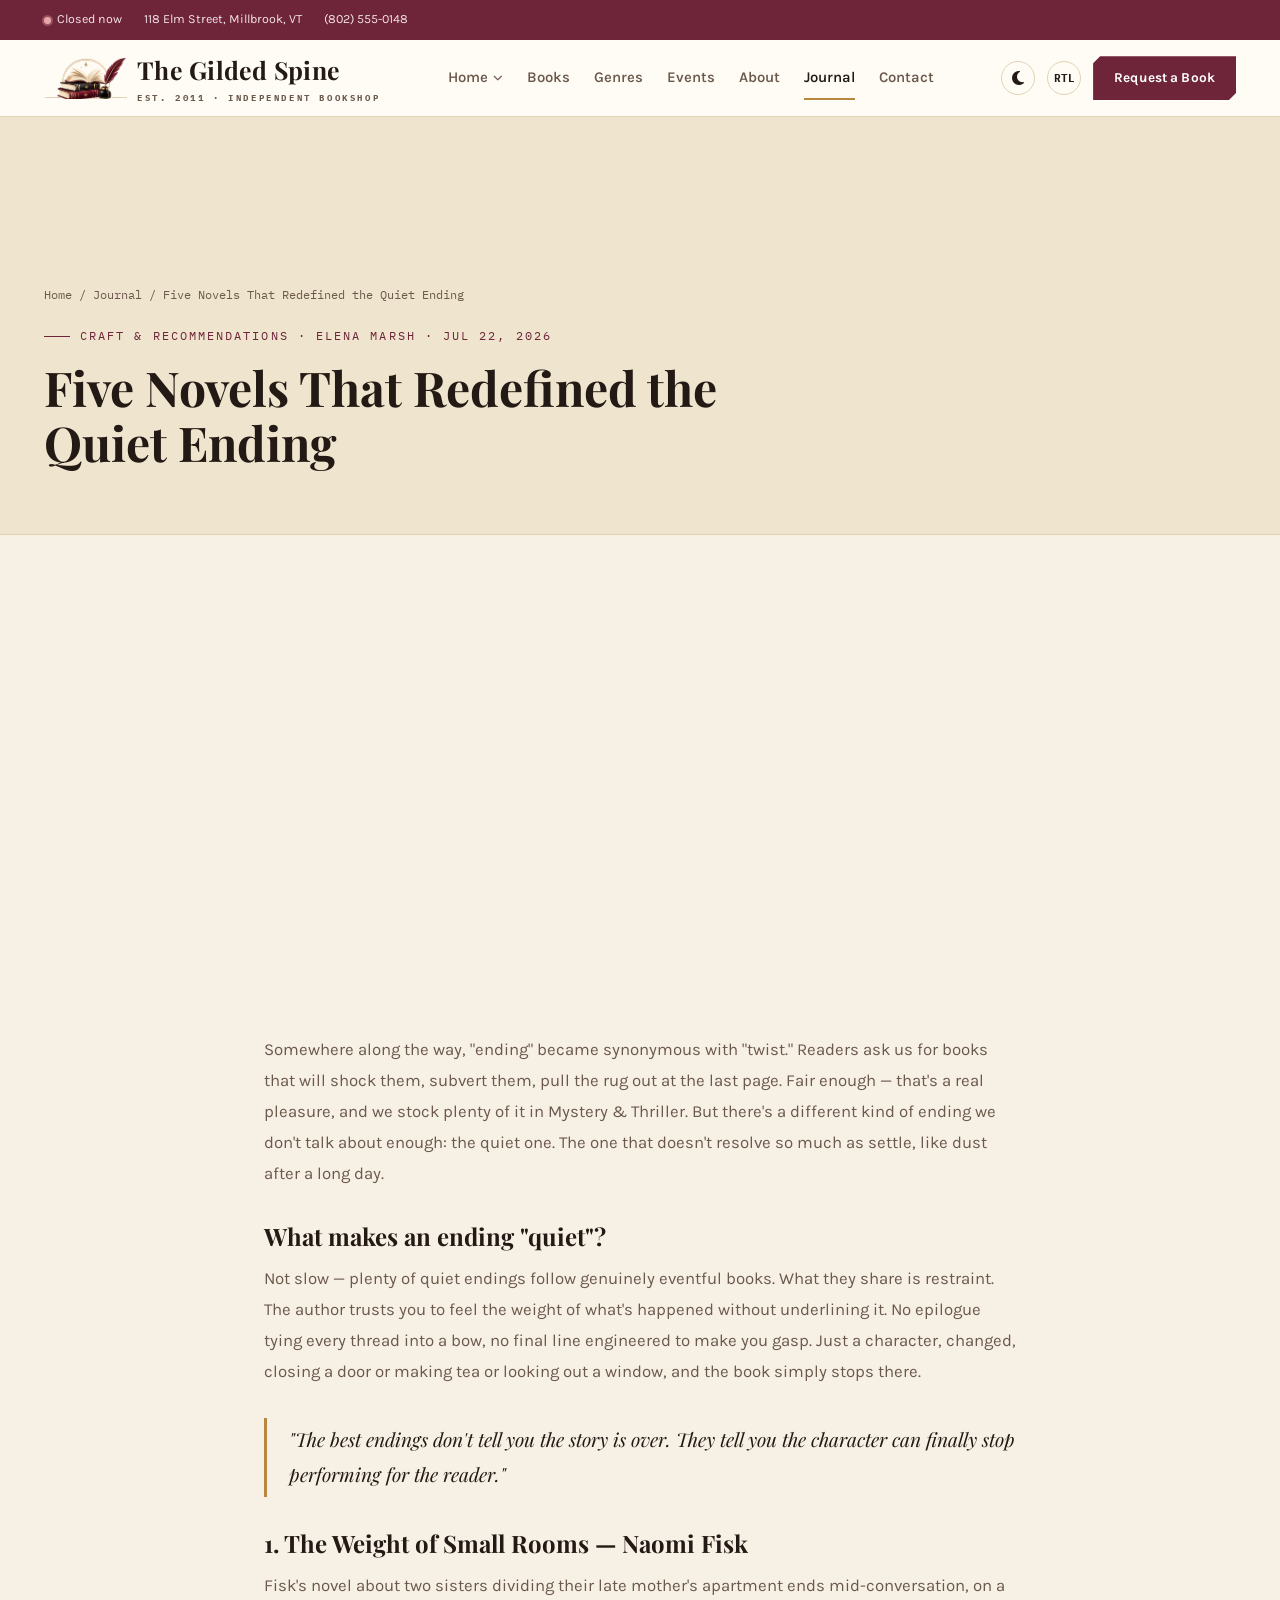
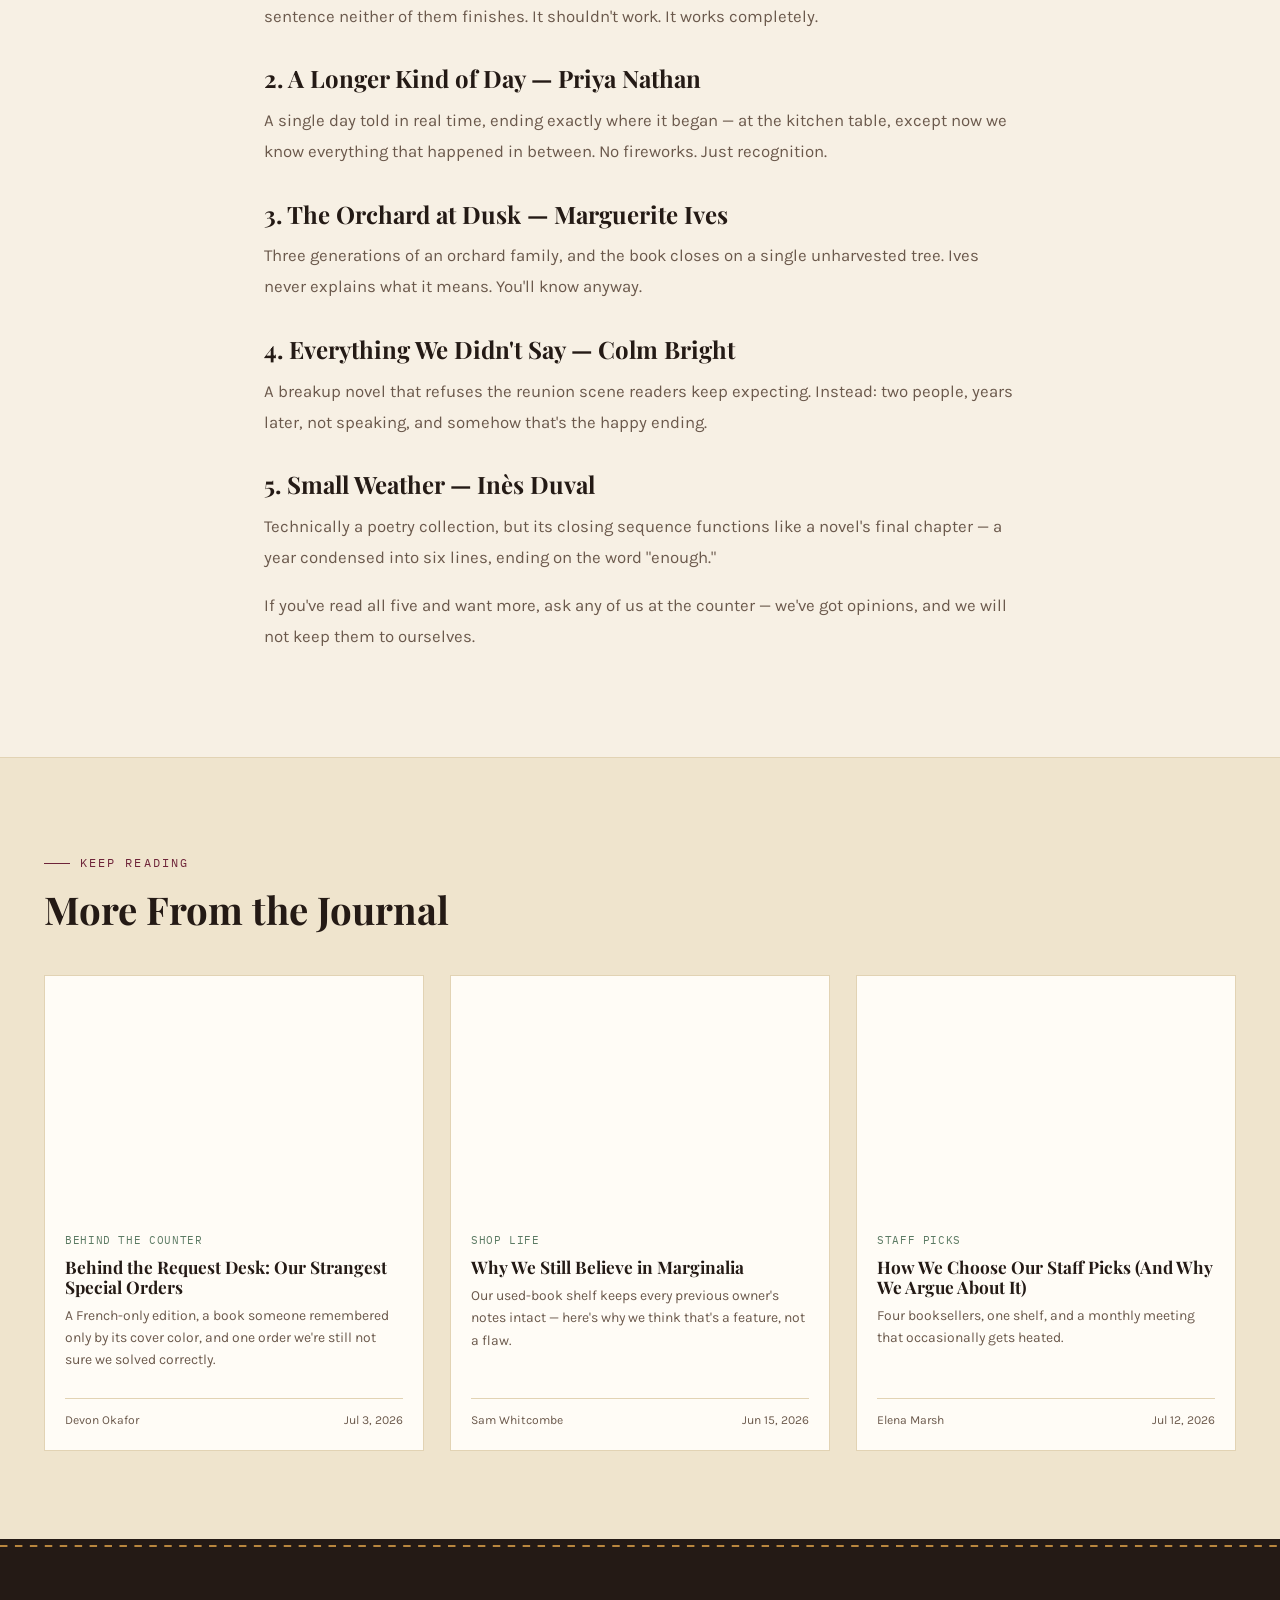
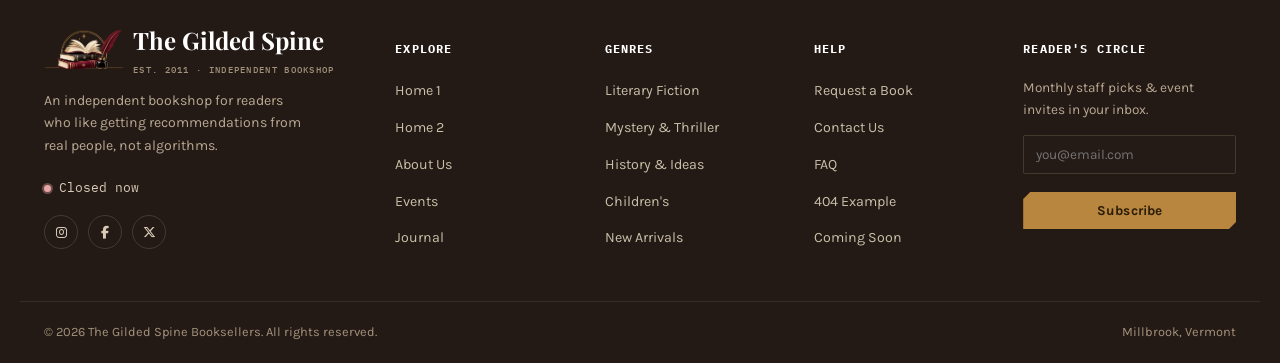
<file: blog-details.html>
<!DOCTYPE html>
<html lang="en" dir="ltr">
<head>
<meta charset="UTF-8">
<meta name="viewport" content="width=device-width, initial-scale=1.0">
<title>Five Novels That Redefined the Quiet Ending — The Journal | The Gilded Spine</title>
<meta name="description" content="Not every book needs a twist. Five novels whose endings just stop, gently, exactly where they should — from The Gilded Spine's journal.">
<link rel="preconnect" href="https://fonts.googleapis.com">
<link rel="preconnect" href="https://fonts.gstatic.com" crossorigin>
<link href="https://fonts.googleapis.com/css2?family=Playfair+Display:wght@600;700;800&family=Karla:wght@400;500;600;700;800&family=IBM+Plex+Mono:wght@500;700&display=swap" rel="stylesheet">
<link rel="stylesheet" href="assets/css/style.css">
<link rel="stylesheet" href="https://cdnjs.cloudflare.com/ajax/libs/font-awesome/6.5.2/css/all.min.css">
<link rel="icon" href="assets/images/favicon.png" type="image/png">
<script>try { if (localStorage.getItem('tgs-dir') === 'rtl') document.documentElement.setAttribute('dir', 'rtl'); } catch (e) {}</script>
</head>
<body>
<script>try { if (localStorage.getItem('tgs-theme') === 'dark') document.body.classList.add('dark'); } catch (e) {}</script>

<a href="#main" class="skip-link">Skip to content</a>
<div class="loader"><div class="loader-mark">The Gilded Spine</div></div>

<div class="utility-bar">
  <div class="container">
    <div class="utility-left">
      <span data-store-status><span class="status-dot"></span> <span data-status-label>Open now</span></span>
      <span>118 Elm Street, Millbrook, VT</span>
      <span>(802) 555-0148</span>
    </div>
  </div>
</div>

<header class="masthead">
  <div class="container masthead-row">
    <div class="masthead-logo">
      <a href="index.html"><img src="assets/images/logo-mark.png" alt="" class="logo-mark"><span class="logo-text">The Gilded Spine<span class="sub">Est. 2011 · Independent Bookshop</span></span></a>
    </div>
    <nav class="nav-cluster" aria-label="Primary navigation">
      <div class="nav-dropdown">
        <button class="nav-dropdown-trigger" type="button" aria-haspopup="true" aria-expanded="false">Home <span class="caret"><i class="fa-solid fa-chevron-down"></i></span></button>
        <div class="nav-dropdown-menu">
          <a href="index.html">Home 1</a>
          <a href="home-2.html">Home 2</a>
        </div>
      </div>
      <a class="nav-link" href="books.html">Books</a>
      <a class="nav-link" href="genres.html">Genres</a>
      <a class="nav-link" href="events.html">Events</a>
      <a class="nav-link" href="about.html">About</a>
      <a class="nav-link active" href="blog.html">Journal</a>
      <a class="nav-link" href="contact.html">Contact</a>
    </nav>
    <div class="masthead-actions">
      <button class="icon-toggle" data-theme-toggle type="button">DARK</button>
      <button class="icon-toggle" data-dir-toggle type="button">RTL</button>
      <a href="special-orders.html" class="btn btn-primary btn-sm request-btn">Request a Book</a>
      <button class="hamburger" type="button" aria-label="Open menu" aria-expanded="false" aria-controls="mobileNav">
        <span></span><span></span><span></span>
      </button>
    </div>
  </div>
</header>

<div class="mobile-nav" id="mobileNav">
  <div class="mobile-nav-top">
    <span class="logo">The Gilded Spine</span>
    <div class="mobile-nav-top-actions">
      <button class="icon-toggle" data-theme-toggle type="button">DARK</button>
      <button class="icon-toggle" data-dir-toggle type="button">RTL</button>
      <button class="mobile-nav-close" type="button" aria-label="Close menu"><i class="fa-solid fa-xmark"></i></button>
    </div>
  </div>
  <nav class="mobile-nav-links" aria-label="Mobile navigation">
    <a href="index.html">Home 1</a>
    <a href="home-2.html">Home 2</a>
    <a href="books.html">Books</a>
    <a href="genres.html">Genres</a>
    <a href="events.html">Events</a>
    <a href="about.html">About</a>
    <a href="blog.html">Journal</a>
    <a href="contact.html">Contact</a>
  </nav>
  <div class="mobile-nav-foot">
    <a href="special-orders.html" class="btn btn-primary btn-block">Request a Book</a>
  </div>
</div>

<main id="main">

  <section class="page-banner" style="padding-bottom:40px;">
    <div class="container">
      <div class="breadcrumb"><a href="index.html">Home</a> / <a href="blog.html">Journal</a> / Five Novels That Redefined the Quiet Ending</div>
      <span class="kicker">Craft &amp; Recommendations · Elena Marsh · Jul 22, 2026</span>
      <h1 style="max-width:800px;">Five Novels That Redefined the Quiet Ending</h1>
    </div>
  </section>

  <section style="padding-top:40px;">
    <div class="container" style="max-width:800px;">
      <div class="rounded-photo reveal" style="aspect-ratio:16/9;margin-bottom:36px;background-image:url('https://images.unsplash.com/photo-1541963463532-d68292c34b19?auto=format&fit=crop&w=1200&q=80');" role="img" aria-label="Hands writing in a notebook beside an open book"></div>

      <div class="article-body">
        <p>Somewhere along the way, "ending" became synonymous with "twist." Readers ask us for books that will shock them, subvert them, pull the rug out at the last page. Fair enough — that's a real pleasure, and we stock plenty of it in Mystery &amp; Thriller. But there's a different kind of ending we don't talk about enough: the quiet one. The one that doesn't resolve so much as settle, like dust after a long day.</p>

        <h2>What makes an ending "quiet"?</h2>
        <p>Not slow — plenty of quiet endings follow genuinely eventful books. What they share is restraint. The author trusts you to feel the weight of what's happened without underlining it. No epilogue tying every thread into a bow, no final line engineered to make you gasp. Just a character, changed, closing a door or making tea or looking out a window, and the book simply stops there.</p>

        <blockquote>"The best endings don't tell you the story is over. They tell you the character can finally stop performing for the reader."</blockquote>

        <h2>1. The Weight of Small Rooms — Naomi Fisk</h2>
        <p>Fisk's novel about two sisters dividing their late mother's apartment ends mid-conversation, on a sentence neither of them finishes. It shouldn't work. It works completely.</p>

        <h2>2. A Longer Kind of Day — Priya Nathan</h2>
        <p>A single day told in real time, ending exactly where it began — at the kitchen table, except now we know everything that happened in between. No fireworks. Just recognition.</p>

        <h2>3. The Orchard at Dusk — Marguerite Ives</h2>
        <p>Three generations of an orchard family, and the book closes on a single unharvested tree. Ives never explains what it means. You'll know anyway.</p>

        <h2>4. Everything We Didn't Say — Colm Bright</h2>
        <p>A breakup novel that refuses the reunion scene readers keep expecting. Instead: two people, years later, not speaking, and somehow that's the happy ending.</p>

        <h2>5. Small Weather — Inès Duval</h2>
        <p>Technically a poetry collection, but its closing sequence functions like a novel's final chapter — a year condensed into six lines, ending on the word "enough."</p>

        <p>If you've read all five and want more, ask any of us at the counter — we've got opinions, and we will not keep them to ourselves.</p>
      </div>
    </div>
  </section>

  <section style="background:var(--surface-2);border-top:1px solid var(--border);">
    <div class="container">
      <div class="section-head reveal-fade">
        <span class="kicker">Keep Reading</span>
        <h2>More From the Journal</h2>
      </div>
      <div class="blog-grid">
        <a href="blog-details.html" class="blog-card reveal">
          <div class="thumb" style="background-image:url('https://images.unsplash.com/photo-1544716278-ca5e3f4abd8c?auto=format&fit=crop&w=600&q=80');"></div>
          <div class="body"><span class="tag">Behind the Counter</span><h3>Behind the Request Desk: Our Strangest Special Orders</h3><p class="text-soft">A French-only edition, a book someone remembered only by its cover color, and one order we're still not sure we solved correctly.</p><div class="meta"><span>Devon Okafor</span><span>Jul 3, 2026</span></div></div>
        </a>
        <a href="blog-details.html" class="blog-card reveal">
          <div class="thumb" style="background-image:url('https://images.unsplash.com/photo-1516979187457-637abb4f9353?auto=format&fit=crop&w=600&q=80');"></div>
          <div class="body"><span class="tag">Shop Life</span><h3>Why We Still Believe in Marginalia</h3><p class="text-soft">Our used-book shelf keeps every previous owner's notes intact — here's why we think that's a feature, not a flaw.</p><div class="meta"><span>Sam Whitcombe</span><span>Jun 15, 2026</span></div></div>
        </a>
        <a href="blog-details.html" class="blog-card reveal">
          <div class="thumb" style="background-image:url('https://images.unsplash.com/photo-1490633874781-1c63cc424610?auto=format&fit=crop&w=600&q=80');"></div>
          <div class="body"><span class="tag">Staff Picks</span><h3>How We Choose Our Staff Picks (And Why We Argue About It)</h3><p class="text-soft">Four booksellers, one shelf, and a monthly meeting that occasionally gets heated.</p><div class="meta"><span>Elena Marsh</span><span>Jul 12, 2026</span></div></div>
        </a>
      </div>
    </div>
  </section>

</main>

<footer class="site-footer">
  <svg class="stitch-divider" viewBox="0 0 1200 14" preserveAspectRatio="none" aria-hidden="true"><path d="M0 7 H1200"/></svg>
  <div class="container footer-top">
    <div class="brand-block">
      <a href="index.html" class="logo"><img src="assets/images/logo-mark.png" alt="" class="logo-mark"><span class="logo-text">The Gilded Spine<span class="sub">Est. 2011 · Independent Bookshop</span></span></a>
      <p>An independent bookshop for readers who like getting recommendations from real people, not algorithms.</p>
      <span class="footer-status" data-store-status><span class="status-dot"></span> <span data-status-label>Open now</span></span>
      <div class="footer-social">
        <a href="#" aria-label="Instagram"><i class="fa-brands fa-instagram"></i></a>
        <a href="#" aria-label="Facebook"><i class="fa-brands fa-facebook-f"></i></a>
        <a href="#" aria-label="X / Twitter"><i class="fa-brands fa-x-twitter"></i></a>
      </div>
    </div>
    <div>
      <h5>Explore</h5>
      <ul>
        <li><a href="index.html">Home 1</a></li>
        <li><a href="home-2.html">Home 2</a></li>
        <li><a href="about.html">About Us</a></li>
        <li><a href="events.html">Events</a></li>
        <li><a href="blog.html">Journal</a></li>
      </ul>
    </div>
    <div>
      <h5>Genres</h5>
      <ul>
        <li><a href="books.html#literary-fiction">Literary Fiction</a></li>
        <li><a href="books.html#mystery-thriller">Mystery &amp; Thriller</a></li>
        <li><a href="books.html#history-ideas">History &amp; Ideas</a></li>
        <li><a href="books.html#childrens">Children's</a></li>
        <li><a href="books.html#new-arrivals">New Arrivals</a></li>
      </ul>
    </div>
    <div>
      <h5>Help</h5>
      <ul>
        <li><a href="special-orders.html">Request a Book</a></li>
        <li><a href="contact.html">Contact Us</a></li>
        <li><a href="contact.html#faq">FAQ</a></li>
        <li><a href="404.html">404 Example</a></li>
        <li><a href="coming-soon.html">Coming Soon</a></li>
      </ul>
    </div>
    <div class="footer-newsletter">
      <h5>Reader's Circle</h5>
      <p style="font-size:.85rem;color:#b9a993;margin-bottom:14px;">Monthly staff picks &amp; event invites in your inbox.</p>
      <form data-validate data-success-target="#footerFormSuccess" novalidate>
        <div class="field" style="margin-bottom:8px;">
          <input type="email" required placeholder="you@email.com" aria-label="Email address">
          <span class="field-error" role="alert">Enter a valid email address.</span>
        </div>
        <button type="submit" class="btn btn-gold btn-sm btn-block">Subscribe</button>
      </form>
      <p id="footerFormSuccess" class="form-success" style="padding:10px 0;font-size:.85rem;color:#d9cbb8;">Thanks — check your inbox to confirm.</p>
    </div>
  </div>
  <div class="container footer-bottom">
    <span>© 2026 The Gilded Spine Booksellers. All rights reserved.</span>
    <span>Millbrook, Vermont</span>
  </div>
</footer>

<button class="to-top" aria-label="Back to top" type="button"><i class="fa-solid fa-arrow-up"></i></button>
<script src="assets/js/main.js" defer></script>
</body>
</html>
</file>
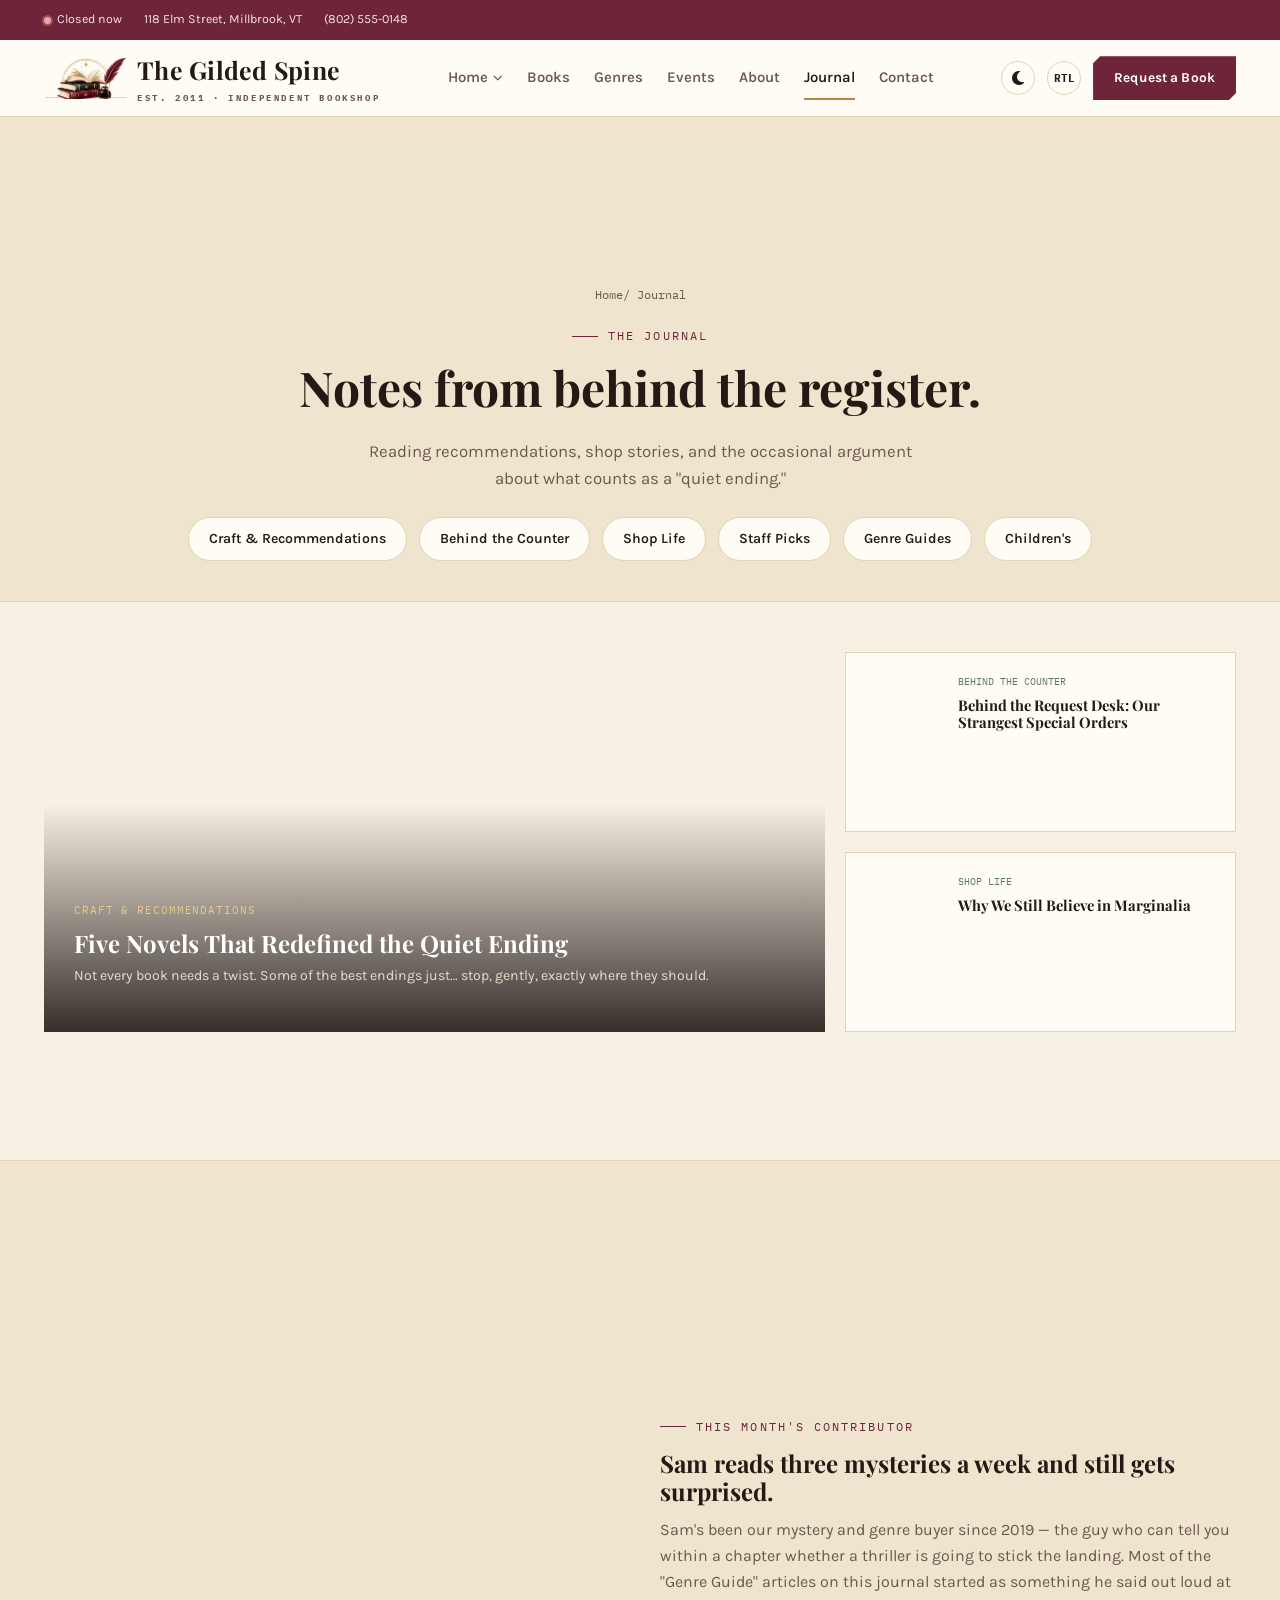
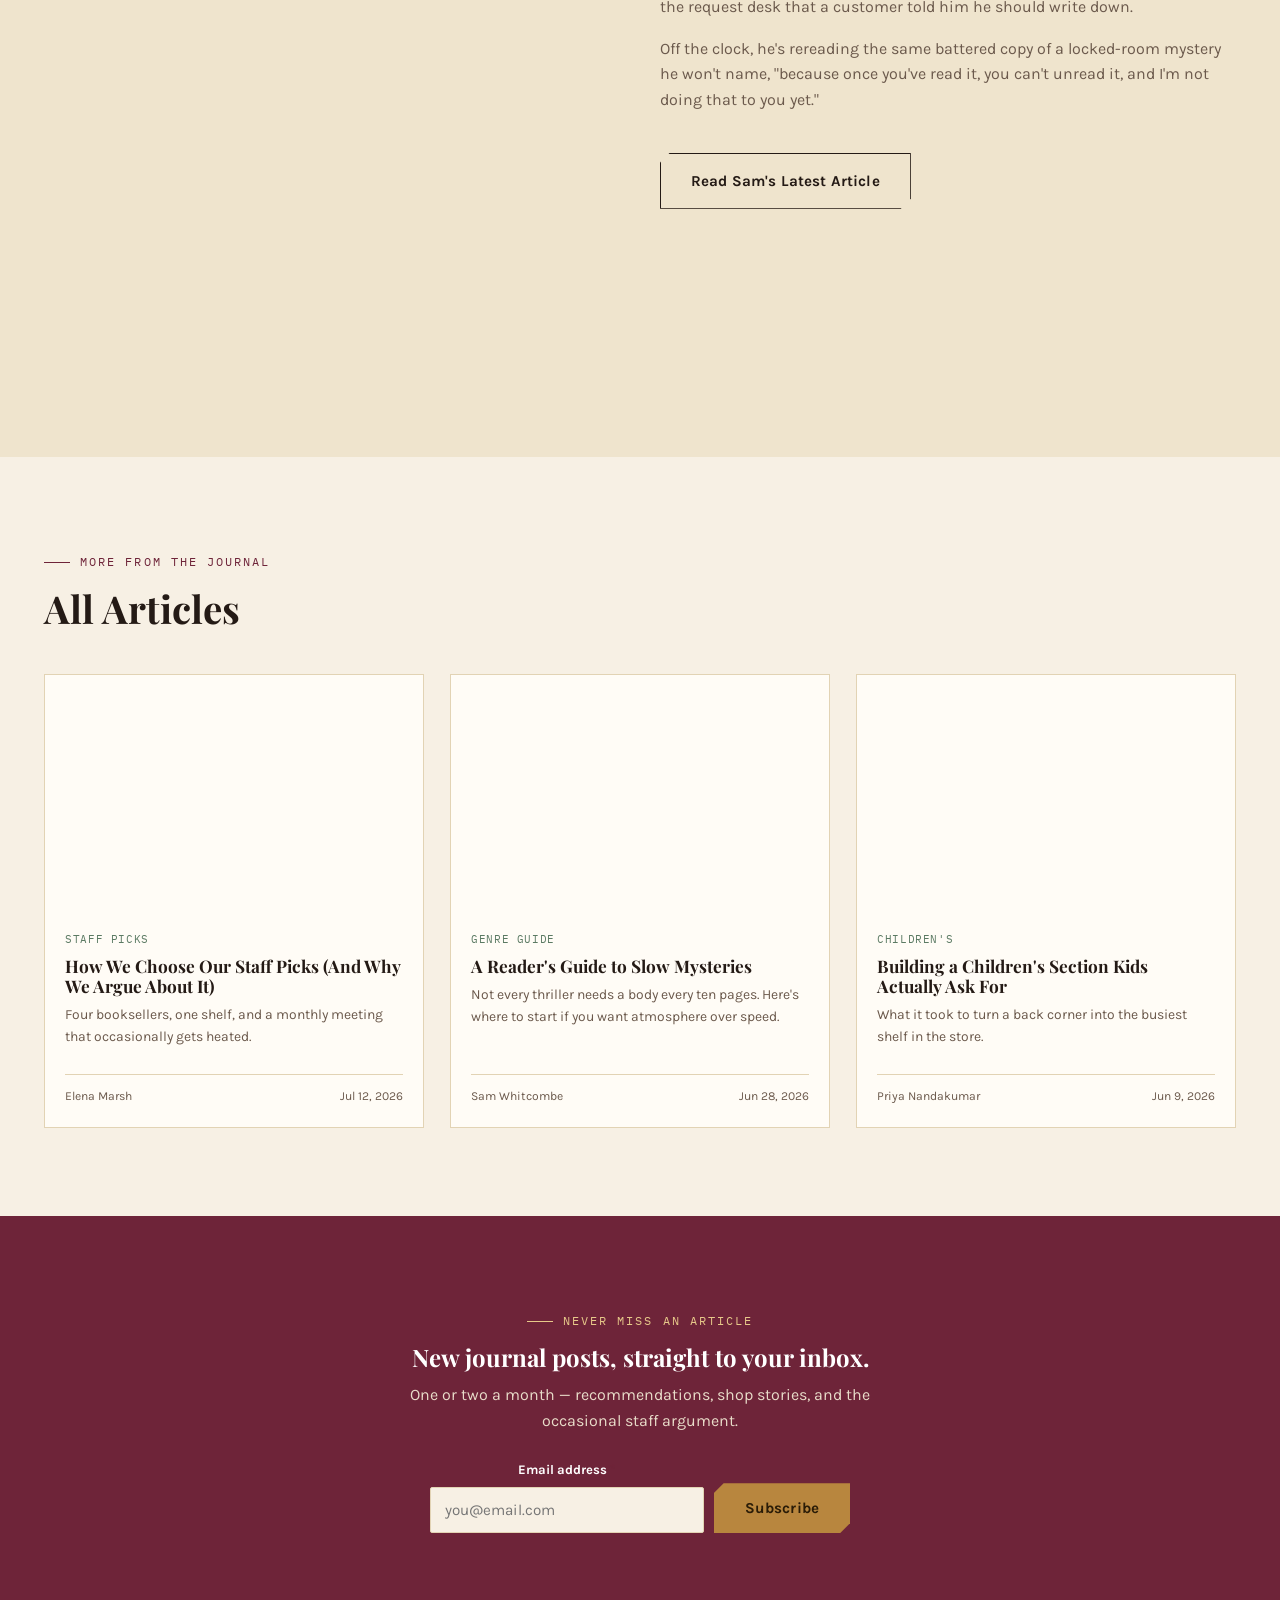
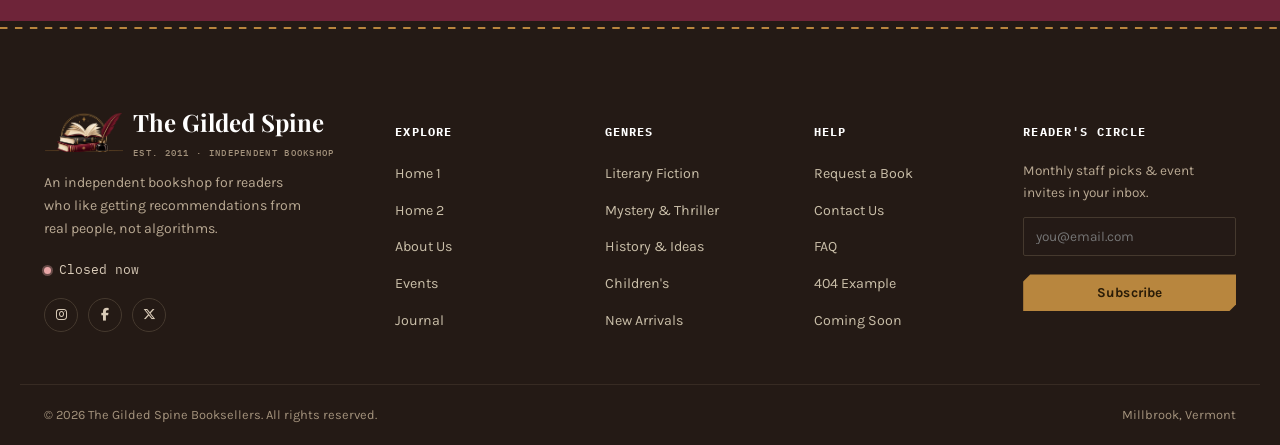
<file: blog.html>
<!DOCTYPE html>
<html lang="en" dir="ltr">
<head>
<meta charset="UTF-8">
<meta name="viewport" content="width=device-width, initial-scale=1.0">
<title>The Journal — The Gilded Spine</title>
<meta name="description" content="Notes from behind the register — staff picks reasoning, slow mysteries, marginalia, and the strangest special orders we've filled.">
<link rel="preconnect" href="https://fonts.googleapis.com">
<link rel="preconnect" href="https://fonts.gstatic.com" crossorigin>
<link href="https://fonts.googleapis.com/css2?family=Playfair+Display:wght@600;700;800&family=Karla:wght@400;500;600;700;800&family=IBM+Plex+Mono:wght@500;700&display=swap" rel="stylesheet">
<link rel="stylesheet" href="assets/css/style.css">
<link rel="stylesheet" href="https://cdnjs.cloudflare.com/ajax/libs/font-awesome/6.5.2/css/all.min.css">
<link rel="icon" href="assets/images/favicon.png" type="image/png">
<script>try { if (localStorage.getItem('tgs-dir') === 'rtl') document.documentElement.setAttribute('dir', 'rtl'); } catch (e) {}</script>
</head>
<body>
<script>try { if (localStorage.getItem('tgs-theme') === 'dark') document.body.classList.add('dark'); } catch (e) {}</script>

<a href="#main" class="skip-link">Skip to content</a>
<div class="loader"><div class="loader-mark">The Gilded Spine</div></div>

<div class="utility-bar">
  <div class="container">
    <div class="utility-left">
      <span data-store-status><span class="status-dot"></span> <span data-status-label>Open now</span></span>
      <span>118 Elm Street, Millbrook, VT</span>
      <span>(802) 555-0148</span>
    </div>
  </div>
</div>

<header class="masthead">
  <div class="container masthead-row">
    <div class="masthead-logo">
      <a href="index.html"><img src="assets/images/logo-mark.png" alt="" class="logo-mark"><span class="logo-text">The Gilded Spine<span class="sub">Est. 2011 · Independent Bookshop</span></span></a>
    </div>
    <nav class="nav-cluster" aria-label="Primary navigation">
      <div class="nav-dropdown">
        <button class="nav-dropdown-trigger" type="button" aria-haspopup="true" aria-expanded="false">Home <span class="caret"><i class="fa-solid fa-chevron-down"></i></span></button>
        <div class="nav-dropdown-menu">
          <a href="index.html">Home 1</a>
          <a href="home-2.html">Home 2</a>
        </div>
      </div>
      <a class="nav-link" href="books.html">Books</a>
      <a class="nav-link" href="genres.html">Genres</a>
      <a class="nav-link" href="events.html">Events</a>
      <a class="nav-link" href="about.html">About</a>
      <a class="nav-link active" href="blog.html">Journal</a>
      <a class="nav-link" href="contact.html">Contact</a>
    </nav>
    <div class="masthead-actions">
      <button class="icon-toggle" data-theme-toggle type="button">DARK</button>
      <button class="icon-toggle" data-dir-toggle type="button">RTL</button>
      <a href="special-orders.html" class="btn btn-primary btn-sm request-btn">Request a Book</a>
      <button class="hamburger" type="button" aria-label="Open menu" aria-expanded="false" aria-controls="mobileNav">
        <span></span><span></span><span></span>
      </button>
    </div>
  </div>
</header>

<div class="mobile-nav" id="mobileNav">
  <div class="mobile-nav-top">
    <span class="logo">The Gilded Spine</span>
    <div class="mobile-nav-top-actions">
      <button class="icon-toggle" data-theme-toggle type="button">DARK</button>
      <button class="icon-toggle" data-dir-toggle type="button">RTL</button>
      <button class="mobile-nav-close" type="button" aria-label="Close menu"><i class="fa-solid fa-xmark"></i></button>
    </div>
  </div>
  <nav class="mobile-nav-links" aria-label="Mobile navigation">
    <a href="index.html">Home 1</a>
    <a href="home-2.html">Home 2</a>
    <a href="books.html">Books</a>
    <a href="genres.html">Genres</a>
    <a href="events.html">Events</a>
    <a href="about.html">About</a>
    <a href="blog.html">Journal</a>
    <a href="contact.html">Contact</a>
  </nav>
  <div class="mobile-nav-foot">
    <a href="special-orders.html" class="btn btn-primary btn-block">Request a Book</a>
  </div>
</div>

<main id="main">

  <section class="page-banner" style="padding-bottom:40px;text-align:center;">
    <div class="container">
      <div class="breadcrumb" style="justify-content:center;display:flex;"><a href="index.html">Home</a> / Journal</div>
      <span class="kicker" style="justify-content:center;">The Journal</span>
      <h1 style="margin-left:auto;margin-right:auto;">Notes from behind the register.</h1>
      <p class="lead" style="margin-left:auto;margin-right:auto;">Reading recommendations, shop stories, and the occasional argument about what counts as a "quiet ending."</p>
      <div class="pill-row mt-24" style="justify-content:center;">
        <a class="genre-pill" href="blog.html">Craft &amp; Recommendations</a>
        <a class="genre-pill" href="blog.html">Behind the Counter</a>
        <a class="genre-pill" href="blog.html">Shop Life</a>
        <a class="genre-pill" href="blog.html">Staff Picks</a>
        <a class="genre-pill" href="blog.html">Genre Guides</a>
        <a class="genre-pill" href="blog.html">Children's</a>
      </div>
    </div>
  </section>

  <section style="padding-top:50px;">
    <div class="container">
      <div class="journal-grid">
        <a href="blog-details.html" class="journal-feature reveal" style="background-image:url('https://images.unsplash.com/photo-1541963463532-d68292c34b19?auto=format&fit=crop&w=1200&q=80');">
          <div class="inner">
            <span class="tag">Craft &amp; Recommendations</span>
            <h3>Five Novels That Redefined the Quiet Ending</h3>
            <p>Not every book needs a twist. Some of the best endings just… stop, gently, exactly where they should.</p>
          </div>
        </a>
        <div class="journal-side">
          <a href="blog-details.html" class="journal-side-item reveal-fade">
            <div class="thumb" style="background-image:url('https://images.unsplash.com/photo-1544716278-ca5e3f4abd8c?auto=format&fit=crop&w=300&q=80');"></div>
            <div><span class="tag">Behind the Counter</span><h4>Behind the Request Desk: Our Strangest Special Orders</h4></div>
          </a>
          <a href="blog-details.html" class="journal-side-item reveal-fade">
            <div class="thumb" style="background-image:url('https://images.unsplash.com/photo-1516979187457-637abb4f9353?auto=format&fit=crop&w=300&q=80');"></div>
            <div><span class="tag">Shop Life</span><h4>Why We Still Believe in Marginalia</h4></div>
          </a>
        </div>
      </div>
    </div>
  </section>

  <section style="background:var(--surface-2);border-top:1px solid var(--border);">
    <div class="container grid-2">
      <div class="rounded-photo reveal" style="background-image:url('https://images.unsplash.com/photo-1571260899304-425eee4c7efc?auto=format&fit=crop&w=900&q=80');" role="img" aria-label="Portrait of Sam Whitcombe, mystery and genre buyer"></div>
      <div class="reveal-fade">
        <span class="kicker">This Month's Contributor</span>
        <h2>Sam reads three mysteries a week and still gets surprised.</h2>
        <p class="text-soft">Sam's been our mystery and genre buyer since 2019 — the guy who can tell you within a chapter whether a thriller is going to stick the landing. Most of the "Genre Guide" articles on this journal started as something he said out loud at the request desk that a customer told him he should write down.</p>
        <p class="text-soft">Off the clock, he's rereading the same battered copy of a locked-room mystery he won't name, "because once you've read it, you can't unread it, and I'm not doing that to you yet."</p>
        <a href="blog-details.html" class="btn btn-outline mt-24">Read Sam's Latest Article</a>
      </div>
    </div>
  </section>

  <section>
    <div class="container">
      <div class="section-head reveal-fade">
        <span class="kicker">More From the Journal</span>
        <h2>All Articles</h2>
      </div>
      <div class="blog-grid">
        <a href="blog-details.html" class="blog-card reveal">
          <div class="thumb" style="background-image:url('https://images.unsplash.com/photo-1490633874781-1c63cc424610?auto=format&fit=crop&w=600&q=80');"></div>
          <div class="body">
            <span class="tag">Staff Picks</span>
            <h3>How We Choose Our Staff Picks (And Why We Argue About It)</h3>
            <p class="text-soft">Four booksellers, one shelf, and a monthly meeting that occasionally gets heated.</p>
            <div class="meta"><span>Elena Marsh</span><span>Jul 12, 2026</span></div>
          </div>
        </a>
        <a href="blog-details.html" class="blog-card reveal">
          <div class="thumb" style="background-image:url('https://images.unsplash.com/photo-1470549638415-0a0755be0619?auto=format&fit=crop&w=600&q=80');"></div>
          <div class="body">
            <span class="tag">Genre Guide</span>
            <h3>A Reader's Guide to Slow Mysteries</h3>
            <p class="text-soft">Not every thriller needs a body every ten pages. Here's where to start if you want atmosphere over speed.</p>
            <div class="meta"><span>Sam Whitcombe</span><span>Jun 28, 2026</span></div>
          </div>
        </a>
        <a href="blog-details.html" class="blog-card reveal">
          <div class="thumb" style="background-image:url('https://images.unsplash.com/photo-1524995997946-a1c2e315a42f?auto=format&fit=crop&w=600&q=80');"></div>
          <div class="body">
            <span class="tag">Children's</span>
            <h3>Building a Children's Section Kids Actually Ask For</h3>
            <p class="text-soft">What it took to turn a back corner into the busiest shelf in the store.</p>
            <div class="meta"><span>Priya Nandakumar</span><span>Jun 9, 2026</span></div>
          </div>
        </a>
      </div>
    </div>
  </section>

  <section style="background:var(--wine);color:#fdf6ea;">
    <div class="container" style="text-align:center;">
      <span class="kicker" style="color:#e7c98a;">Never Miss an Article</span>
      <h2 style="color:#fff;max-width:600px;margin:0 auto 10px;">New journal posts, straight to your inbox.</h2>
      <p style="color:#e9ddca;max-width:520px;margin:0 auto 26px;">One or two a month — recommendations, shop stories, and the occasional staff argument.</p>
      <form data-validate data-success-target="#journalFormSuccess" novalidate style="max-width:420px;margin:0 auto;display:flex;gap:10px;flex-wrap:wrap;justify-content:center;">
        <div class="field" style="flex:1;min-width:220px;margin-bottom:0;">
          <label for="journalEmail" style="color:#fff;">Email address <span class="req">*</span></label>
          <input id="journalEmail" type="email" required placeholder="you@email.com">
          <span class="field-error" role="alert">Enter a valid email address.</span>
        </div>
        <button type="submit" class="btn btn-gold" style="align-self:flex-end;">Subscribe</button>
      </form>
      <p id="journalFormSuccess" class="form-success" style="color:#fff;">You're subscribed — thanks for reading.</p>
    </div>
  </section>

</main>

<footer class="site-footer">
  <svg class="stitch-divider" viewBox="0 0 1200 14" preserveAspectRatio="none" aria-hidden="true"><path d="M0 7 H1200"/></svg>
  <div class="container footer-top">
    <div class="brand-block">
      <a href="index.html" class="logo"><img src="assets/images/logo-mark.png" alt="" class="logo-mark"><span class="logo-text">The Gilded Spine<span class="sub">Est. 2011 · Independent Bookshop</span></span></a>
      <p>An independent bookshop for readers who like getting recommendations from real people, not algorithms.</p>
      <span class="footer-status" data-store-status><span class="status-dot"></span> <span data-status-label>Open now</span></span>
      <div class="footer-social">
        <a href="#" aria-label="Instagram"><i class="fa-brands fa-instagram"></i></a>
        <a href="#" aria-label="Facebook"><i class="fa-brands fa-facebook-f"></i></a>
        <a href="#" aria-label="X / Twitter"><i class="fa-brands fa-x-twitter"></i></a>
      </div>
    </div>
    <div>
      <h5>Explore</h5>
      <ul>
        <li><a href="index.html">Home 1</a></li>
        <li><a href="home-2.html">Home 2</a></li>
        <li><a href="about.html">About Us</a></li>
        <li><a href="events.html">Events</a></li>
        <li><a href="blog.html">Journal</a></li>
      </ul>
    </div>
    <div>
      <h5>Genres</h5>
      <ul>
        <li><a href="books.html#literary-fiction">Literary Fiction</a></li>
        <li><a href="books.html#mystery-thriller">Mystery &amp; Thriller</a></li>
        <li><a href="books.html#history-ideas">History &amp; Ideas</a></li>
        <li><a href="books.html#childrens">Children's</a></li>
        <li><a href="books.html#new-arrivals">New Arrivals</a></li>
      </ul>
    </div>
    <div>
      <h5>Help</h5>
      <ul>
        <li><a href="special-orders.html">Request a Book</a></li>
        <li><a href="contact.html">Contact Us</a></li>
        <li><a href="contact.html#faq">FAQ</a></li>
        <li><a href="404.html">404 Example</a></li>
        <li><a href="coming-soon.html">Coming Soon</a></li>
      </ul>
    </div>
    <div class="footer-newsletter">
      <h5>Reader's Circle</h5>
      <p style="font-size:.85rem;color:#b9a993;margin-bottom:14px;">Monthly staff picks &amp; event invites in your inbox.</p>
      <form data-validate data-success-target="#footerFormSuccess" novalidate>
        <div class="field" style="margin-bottom:8px;">
          <input type="email" required placeholder="you@email.com" aria-label="Email address">
          <span class="field-error" role="alert">Enter a valid email address.</span>
        </div>
        <button type="submit" class="btn btn-gold btn-sm btn-block">Subscribe</button>
      </form>
      <p id="footerFormSuccess" class="form-success" style="padding:10px 0;font-size:.85rem;color:#d9cbb8;">Thanks — check your inbox to confirm.</p>
    </div>
  </div>
  <div class="container footer-bottom">
    <span>© 2026 The Gilded Spine Booksellers. All rights reserved.</span>
    <span>Millbrook, Vermont</span>
  </div>
</footer>

<button class="to-top" aria-label="Back to top" type="button"><i class="fa-solid fa-arrow-up"></i></button>
<script src="assets/js/main.js" defer></script>
</body>
</html>
</file>
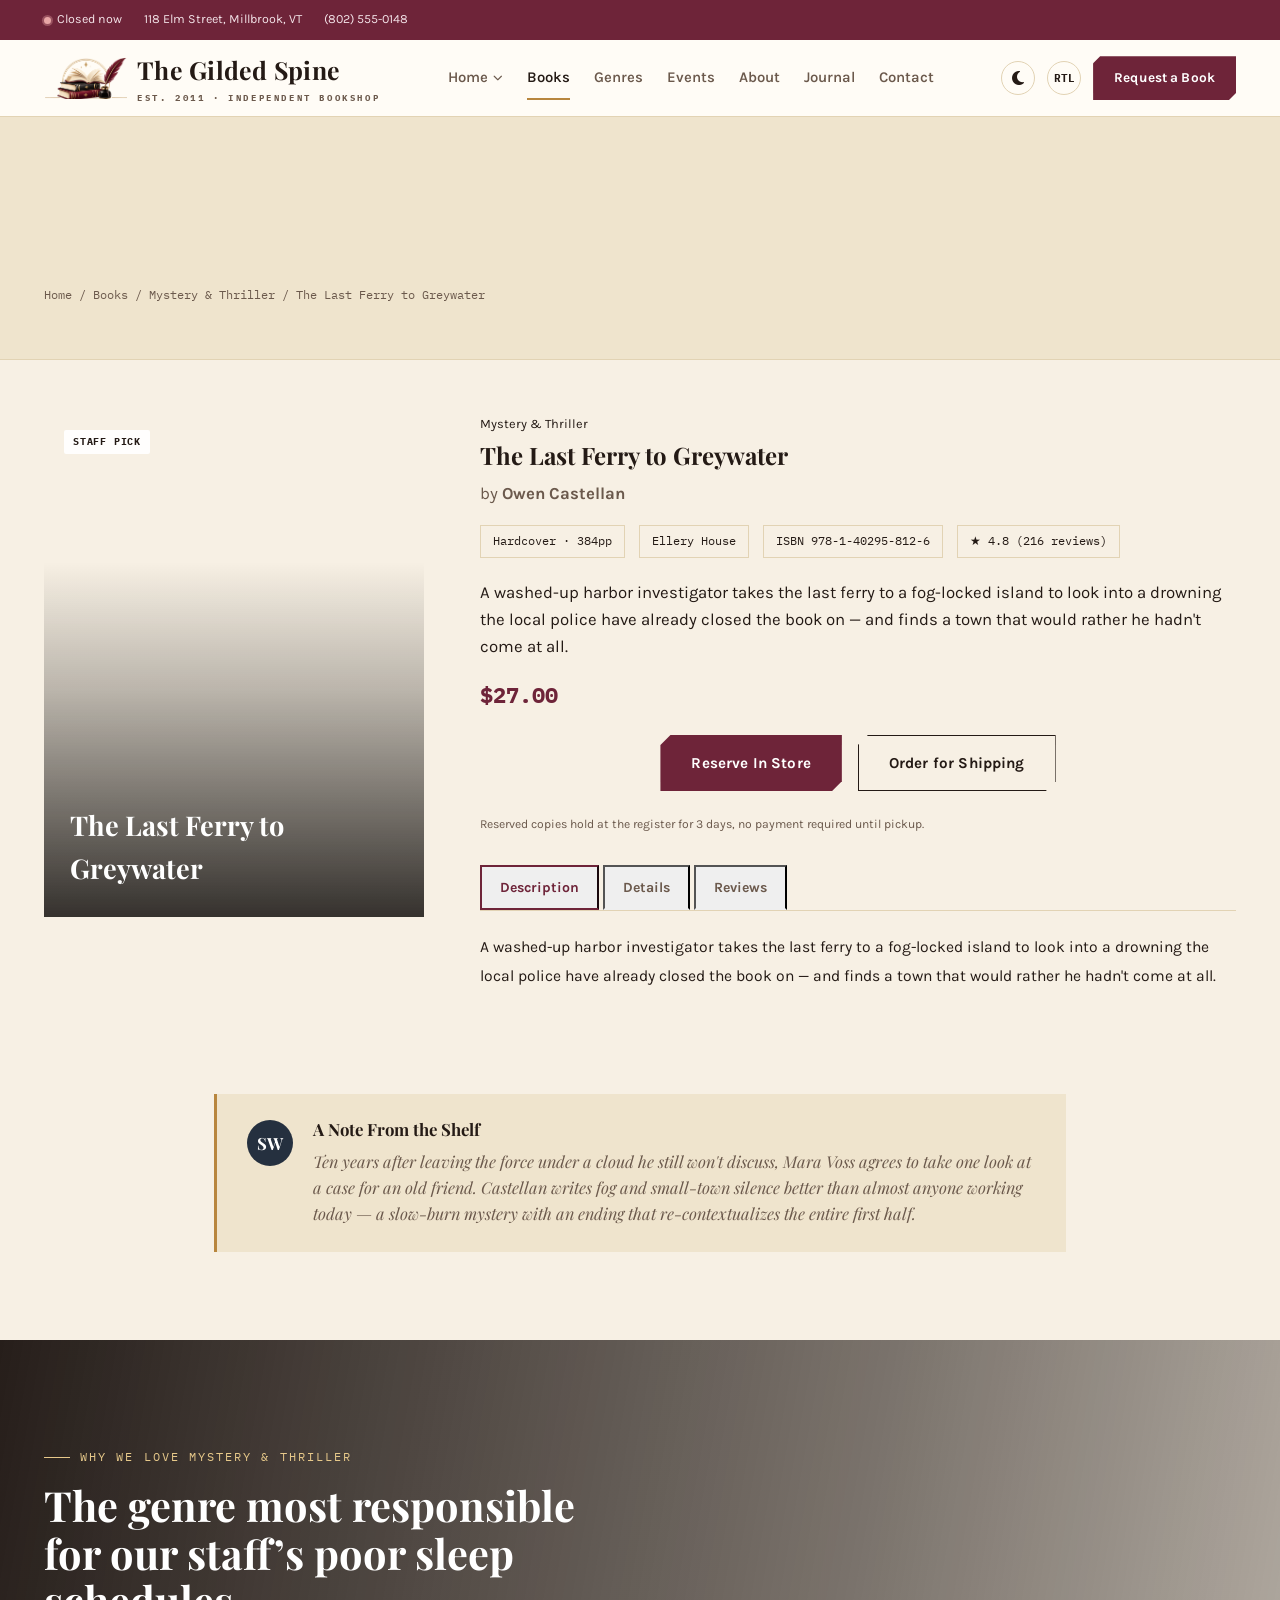
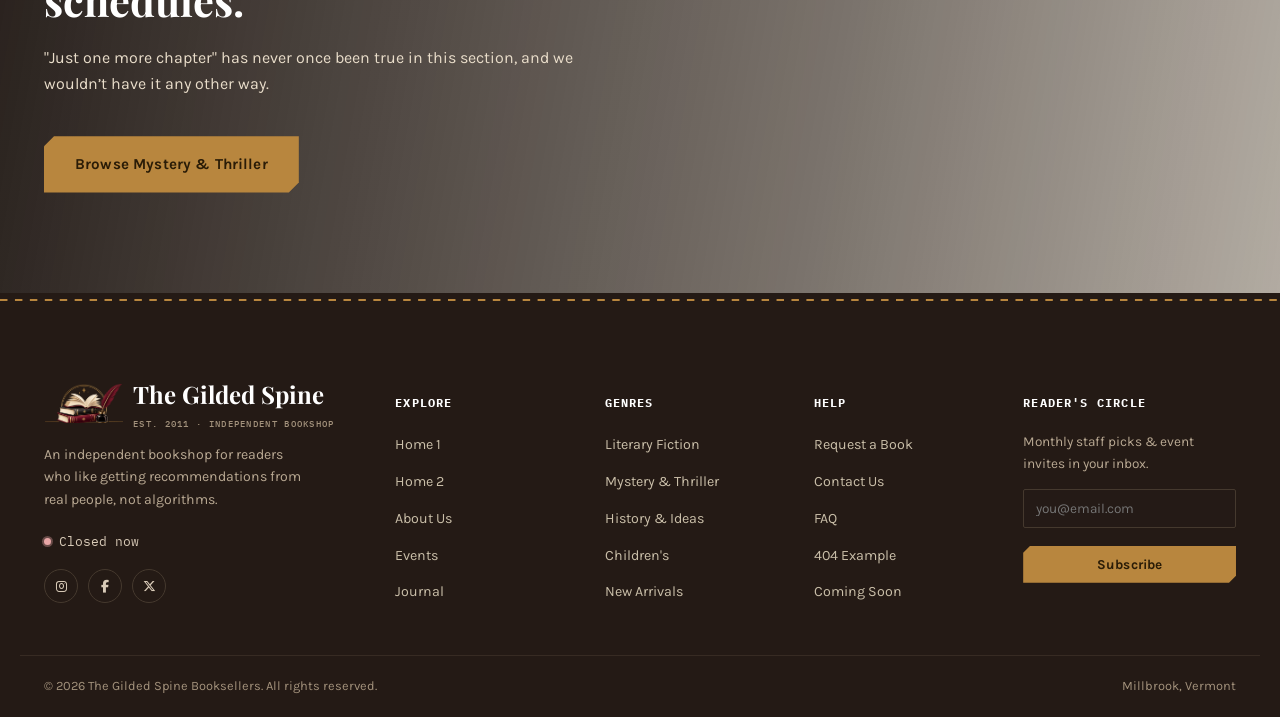
<file: book-details.html>
<!DOCTYPE html>
<html lang="en" dir="ltr">
<head>
<meta charset="UTF-8">
<meta name="viewport" content="width=device-width, initial-scale=1.0">
<title id="dbPageTitle">Book Details | The Gilded Spine</title>
<meta id="dbPageDesc" name="description" content="Book details at The Gilded Spine.">
<link rel="preconnect" href="https://fonts.googleapis.com">
<link rel="preconnect" href="https://fonts.gstatic.com" crossorigin>
<link href="https://fonts.googleapis.com/css2?family=Playfair+Display:wght@600;700;800&family=Karla:wght@400;500;600;700;800&family=IBM+Plex+Mono:wght@500;700&display=swap" rel="stylesheet">
<link rel="stylesheet" href="assets/css/style.css">
<link rel="stylesheet" href="https://cdnjs.cloudflare.com/ajax/libs/font-awesome/6.5.2/css/all.min.css">
<link rel="icon" href="assets/images/favicon.png" type="image/png">
<script>try { if (localStorage.getItem('tgs-dir') === 'rtl') document.documentElement.setAttribute('dir', 'rtl'); } catch (e) {}</script>
</head>
<body>
<script>try { if (localStorage.getItem('tgs-theme') === 'dark') document.body.classList.add('dark'); } catch (e) {}</script>

<a href="#main" class="skip-link">Skip to content</a>
<div class="loader"><div class="loader-mark">The Gilded Spine</div></div>

<div class="utility-bar">
  <div class="container">
    <div class="utility-left">
      <span data-store-status><span class="status-dot"></span> <span data-status-label>Open now</span></span>
      <span>118 Elm Street, Millbrook, VT</span>
      <span>(802) 555-0148</span>
    </div>
  </div>
</div>

<header class="masthead">
  <div class="container masthead-row">
    <div class="masthead-logo">
      <a href="index.html"><img src="assets/images/logo-mark.png" alt="" class="logo-mark"><span class="logo-text">The Gilded Spine<span class="sub">Est. 2011 · Independent Bookshop</span></span></a>
    </div>
    <nav class="nav-cluster" aria-label="Primary navigation">
      <div class="nav-dropdown">
        <button class="nav-dropdown-trigger" type="button" aria-haspopup="true" aria-expanded="false">Home <span class="caret"><i class="fa-solid fa-chevron-down"></i></span></button>
        <div class="nav-dropdown-menu">
          <a href="index.html">Home 1</a>
          <a href="home-2.html">Home 2</a>
        </div>
      </div>
      <a class="nav-link active" href="books.html">Books</a>
      <a class="nav-link" href="genres.html">Genres</a>
      <a class="nav-link" href="events.html">Events</a>
      <a class="nav-link" href="about.html">About</a>
      <a class="nav-link" href="blog.html">Journal</a>
      <a class="nav-link" href="contact.html">Contact</a>
    </nav>
    <div class="masthead-actions">
      <button class="icon-toggle" data-theme-toggle type="button">DARK</button>
      <button class="icon-toggle" data-dir-toggle type="button">RTL</button>
      <a href="special-orders.html" class="btn btn-primary btn-sm request-btn">Request a Book</a>
      <button class="hamburger" type="button" aria-label="Open menu" aria-expanded="false" aria-controls="mobileNav">
        <span></span><span></span><span></span>
      </button>
    </div>
  </div>
</header>

<div class="mobile-nav" id="mobileNav">
  <div class="mobile-nav-top">
    <span class="logo">The Gilded Spine</span>
    <div class="mobile-nav-top-actions">
      <button class="icon-toggle" data-theme-toggle type="button">DARK</button>
      <button class="icon-toggle" data-dir-toggle type="button">RTL</button>
      <button class="mobile-nav-close" type="button" aria-label="Close menu"><i class="fa-solid fa-xmark"></i></button>
    </div>
  </div>
  <nav class="mobile-nav-links" aria-label="Mobile navigation">
    <a href="index.html">Home 1</a>
    <a href="home-2.html">Home 2</a>
    <a href="books.html">Books</a>
    <a href="genres.html">Genres</a>
    <a href="events.html">Events</a>
    <a href="about.html">About</a>
    <a href="blog.html">Journal</a>
    <a href="contact.html">Contact</a>
  </nav>
  <div class="mobile-nav-foot">
    <a href="special-orders.html" class="btn btn-primary btn-block">Request a Book</a>
  </div>
</div>

<main id="main">

  <section class="page-banner" style="padding-bottom:40px;">
    <div class="container">
      <div class="breadcrumb"><a href="index.html">Home</a> / <a href="books.html">Books</a> / <a href="#" id="dbBreadcrumbGenre">Genre</a> / <span id="dbBreadcrumbTitle">Book</span></div>
    </div>
  </section>

  <section style="padding-top:50px;">
    <div class="container detail-grid">
      <div class="detail-cover" id="dbCover">
        <span class="spine-tag" id="dbBadge" style="position:absolute;top:20px;left:20px;"></span>
        <span class="cover-title" id="dbCoverTitle"></span>
      </div>
      <div>
        <span class="genre-label" id="dbGenreLabel" style="font-size:.8rem;"></span>
        <h1 id="dbTitle" style="margin-top:6px;"></h1>
        <p class="text-soft" style="font-size:1.05rem;">by <strong id="dbAuthor"></strong></p>
        <div class="detail-meta">
          <span class="chip" id="dbFormatChip"></span>
          <span class="chip" id="dbPublisherChip"></span>
          <span class="chip" id="dbIsbnChip"></span>
          <span class="chip">★ 4.8 (216 reviews)</span>
        </div>
        <p id="dbDesc1" style="font-size:1.05rem;"></p>
        <div class="detail-meta">
          <span class="spine-price" id="dbPrice" style="font-size:1.4rem;"></span>
        </div>
        <div class="hero-book-cta" style="margin-top:6px;">
          <button class="btn btn-primary" data-reserve-btn type="button">Reserve In Store</button>
          <a href="special-orders.html" class="btn btn-outline">Order for Shipping</a>
        </div>
        <p class="field-hint mt-24">Reserved copies hold at the register for 3 days, no payment required until pickup.</p>

        <div class="detail-tabs">
          <button class="detail-tab-btn active" data-tab-target="tabDesc">Description</button>
          <button class="detail-tab-btn" data-tab-target="tabDetails">Details</button>
          <button class="detail-tab-btn" data-tab-target="tabReviews">Reviews</button>
        </div>
        <div class="detail-tab-pane active" id="tabDesc">
          <p class="article-body" id="dbDescBody1" style="font-size:.98rem;"></p>
        </div>
        <div class="detail-tab-pane" id="tabDetails">
          <table style="width:100%;font-size:.92rem;border-collapse:collapse;">
            <tbody>
              <tr><td style="padding:8px 0;color:var(--ink-soft);">Format</td><td style="padding:8px 0;" id="dbFormat"></td></tr>
              <tr style="border-top:1px dashed var(--border);"><td style="padding:8px 0;color:var(--ink-soft);">Pages</td><td style="padding:8px 0;" id="dbPages"></td></tr>
              <tr style="border-top:1px dashed var(--border);"><td style="padding:8px 0;color:var(--ink-soft);">Publisher</td><td style="padding:8px 0;" id="dbPublisher"></td></tr>
              <tr style="border-top:1px dashed var(--border);"><td style="padding:8px 0;color:var(--ink-soft);">Published</td><td style="padding:8px 0;" id="dbPublished"></td></tr>
              <tr style="border-top:1px dashed var(--border);"><td style="padding:8px 0;color:var(--ink-soft);">Language</td><td style="padding:8px 0;">English</td></tr>
              <tr style="border-top:1px dashed var(--border);"><td style="padding:8px 0;color:var(--ink-soft);">ISBN</td><td style="padding:8px 0;font-family:var(--font-mono);" id="dbIsbn"></td></tr>
            </tbody>
          </table>
        </div>
        <div class="detail-tab-pane" id="tabReviews">
          <div class="quote-card" style="border-bottom:1px solid var(--border);margin-bottom:16px;">
            <div class="stars">★★★★★</div>
            <blockquote>Read it in two sittings. Couldn't put it down once I started.</blockquote>
            <div class="byline"><span class="avatar" style="background:#25303f;">RH</span><div><strong>Rae H.</strong><span>Verified purchase</span></div></div>
          </div>
          <div class="quote-card" style="border-bottom:1px solid var(--border);">
            <div class="stars">★★★★☆</div>
            <blockquote>Slow start, but it earned the ending completely.</blockquote>
            <div class="byline"><span class="avatar" style="background:#5c5230;">TN</span><div><strong>Theo N.</strong><span>Verified purchase</span></div></div>
          </div>
        </div>
      </div>
    </div>
  </section>

  <section style="padding-top:0;">
    <div class="container" style="max-width:900px;">
      <div class="staff-note reveal-fade">
        <span class="staff-note-avatar" id="dbNoteAvatar"></span>
        <div class="staff-note-body">
          <h3>A Note From the Shelf</h3>
          <p id="dbNoteText"></p>
        </div>
      </div>
    </div>
  </section>

  <section class="band-photo" id="dbGenreBand">
    <div class="container">
      <div class="inner reveal-fade">
        <span class="kicker" id="dbGenreBandKicker">Why We Love This Section</span>
        <h2 id="dbGenreBandHeading"></h2>
        <p id="dbGenreBandText"></p>
        <a href="books.html" id="dbGenreBandCta" class="btn btn-gold mt-24">Browse the Section</a>
      </div>
    </div>
  </section>

</main>

<footer class="site-footer">
  <svg class="stitch-divider" viewBox="0 0 1200 14" preserveAspectRatio="none" aria-hidden="true"><path d="M0 7 H1200"/></svg>
  <div class="container footer-top">
    <div class="brand-block">
      <a href="index.html" class="logo"><img src="assets/images/logo-mark.png" alt="" class="logo-mark"><span class="logo-text">The Gilded Spine<span class="sub">Est. 2011 · Independent Bookshop</span></span></a>
      <p>An independent bookshop for readers who like getting recommendations from real people, not algorithms.</p>
      <span class="footer-status" data-store-status><span class="status-dot"></span> <span data-status-label>Open now</span></span>
      <div class="footer-social">
        <a href="#" aria-label="Instagram"><i class="fa-brands fa-instagram"></i></a>
        <a href="#" aria-label="Facebook"><i class="fa-brands fa-facebook-f"></i></a>
        <a href="#" aria-label="X / Twitter"><i class="fa-brands fa-x-twitter"></i></a>
      </div>
    </div>
    <div>
      <h5>Explore</h5>
      <ul>
        <li><a href="index.html">Home 1</a></li>
        <li><a href="home-2.html">Home 2</a></li>
        <li><a href="about.html">About Us</a></li>
        <li><a href="events.html">Events</a></li>
        <li><a href="blog.html">Journal</a></li>
      </ul>
    </div>
    <div>
      <h5>Genres</h5>
      <ul>
        <li><a href="books.html#literary-fiction">Literary Fiction</a></li>
        <li><a href="books.html#mystery-thriller">Mystery &amp; Thriller</a></li>
        <li><a href="books.html#history-ideas">History &amp; Ideas</a></li>
        <li><a href="books.html#childrens">Children's</a></li>
        <li><a href="books.html#new-arrivals">New Arrivals</a></li>
      </ul>
    </div>
    <div>
      <h5>Help</h5>
      <ul>
        <li><a href="special-orders.html">Request a Book</a></li>
        <li><a href="contact.html">Contact Us</a></li>
        <li><a href="contact.html#faq">FAQ</a></li>
        <li><a href="404.html">404 Example</a></li>
        <li><a href="coming-soon.html">Coming Soon</a></li>
      </ul>
    </div>
    <div class="footer-newsletter">
      <h5>Reader's Circle</h5>
      <p style="font-size:.85rem;color:#b9a993;margin-bottom:14px;">Monthly staff picks &amp; event invites in your inbox.</p>
      <form data-validate data-success-target="#footerFormSuccess" novalidate>
        <div class="field" style="margin-bottom:8px;">
          <input type="email" required placeholder="you@email.com" aria-label="Email address">
          <span class="field-error" role="alert">Enter a valid email address.</span>
        </div>
        <button type="submit" class="btn btn-gold btn-sm btn-block">Subscribe</button>
      </form>
      <p id="footerFormSuccess" class="form-success" style="padding:10px 0;font-size:.85rem;color:#d9cbb8;">Thanks — check your inbox to confirm.</p>
    </div>
  </div>
  <div class="container footer-bottom">
    <span>© 2026 The Gilded Spine Booksellers. All rights reserved.</span>
    <span>Millbrook, Vermont</span>
  </div>
</footer>

<button class="to-top" aria-label="Back to top" type="button"><i class="fa-solid fa-arrow-up"></i></button>
<script src="assets/js/books-data.js"></script>
<script src="assets/js/main.js" defer></script>
<script>
(function () {
  function renderBook() {
    var params = new URLSearchParams(window.location.search);
    var id = params.get('id');
    var book = (typeof TGS_BOOKS !== 'undefined' && TGS_BOOKS[id]) ? TGS_BOOKS[id] : null;
    var fallbackId = 'last-ferry-to-greywater';
    if (!book && typeof TGS_BOOKS !== 'undefined') { book = TGS_BOOKS[fallbackId]; id = fallbackId; }
    if (!book) return;

    document.title = book.title + ' — Book Details | The Gilded Spine';
    var descMeta = document.getElementById('dbPageDesc');
    if (descMeta) descMeta.setAttribute('content', book.title + ' by ' + book.author + ' — ' + book.genreLabel + ' at The Gilded Spine. ' + book.desc);

    var coverUrl = 'https://images.unsplash.com/' + book.photo + '?auto=format&fit=crop&w=700&q=70';
    var cover = document.getElementById('dbCover');
    cover.style.backgroundImage = "url('" + coverUrl + "')";
    cover.style.backgroundSize = 'cover';
    cover.style.backgroundPosition = 'center';

    var badgeEl = document.getElementById('dbBadge');
    if (book.badge) { badgeEl.textContent = book.badge; badgeEl.style.display = ''; } else { badgeEl.style.display = 'none'; }

    document.getElementById('dbCoverTitle').textContent = book.title;
    document.getElementById('dbGenreLabel').textContent = book.genreLabel;
    document.getElementById('dbTitle').textContent = book.title;
    document.getElementById('dbAuthor').textContent = book.author;
    document.getElementById('dbFormatChip').textContent = book.format + ' · ' + book.pages + 'pp';
    document.getElementById('dbPublisherChip').textContent = book.publisher;
    document.getElementById('dbIsbnChip').textContent = 'ISBN ' + book.isbn;
    document.getElementById('dbDesc1').textContent = book.desc;
    document.getElementById('dbPrice').textContent = '$' + book.price;
    document.getElementById('dbDescBody1').textContent = book.desc;
    document.getElementById('dbNoteText').textContent = book.desc2;
    var NOTE_STAFF = {
      'literary-fiction': { i: 'EM', c: '#6e2439' }, 'mystery-thriller': { i: 'SW', c: '#25303f' },
      'history-ideas': { i: 'DO', c: '#5c5230' }, 'childrens': { i: 'PN', c: '#1f6f6b' },
      'poetry': { i: 'EM', c: '#5b3a66' }, 'new-arrivals': { i: 'SW', c: '#8f6527' }
    };
    var staffTag = NOTE_STAFF[book.genreSlug] || NOTE_STAFF['literary-fiction'];
    document.getElementById('dbNoteAvatar').textContent = staffTag.i;
    document.getElementById('dbNoteAvatar').style.background = staffTag.c;
    document.getElementById('dbFormat').textContent = book.format;
    document.getElementById('dbPages').textContent = book.pages;
    document.getElementById('dbPublisher').textContent = book.publisher;
    document.getElementById('dbPublished').textContent = book.published;
    document.getElementById('dbIsbn').textContent = book.isbn;

    var genreCrumb = document.getElementById('dbBreadcrumbGenre');
    genreCrumb.textContent = book.genreLabel;
    genreCrumb.setAttribute('href', 'books.html#' + book.genreSlug);
    document.getElementById('dbBreadcrumbTitle').textContent = book.title;

    // genre mood band — image + editorial text instead of a related-cards row
    var GENRE_BAND = {
      'literary-fiction': { photo: 'photo-1495474472287-4d71bcdd2085', kicker: 'Why We Love Literary Fiction', heading: 'The books that make you sit in the car a few extra minutes.', text: 'Not the ones with the loudest plots — the ones that get quietly under your skin and stay there through the drive home.' },
      'mystery-thriller': { photo: 'photo-1519681393784-d120267933ba', kicker: 'Why We Love Mystery & Thriller', heading: 'The genre most responsible for our staff’s poor sleep schedules.', text: '"Just one more chapter" has never once been true in this section, and we wouldn’t have it any other way.' },
      'history-ideas': { photo: 'photo-1476820865390-c52aeebb9891', kicker: 'Why We Love History & Ideas', heading: 'Come for the facts, stay for the realization nothing is new.', text: 'Every strange thing happening now has happened before, usually with worse hats. History section regulars know this better than anyone.' },
      'childrens': { photo: 'photo-1441974231531-c6227db76b6e', kicker: 'Why We Love Children’s Books', heading: 'The only section reviewed entirely in repeat requests.', text: 'The real five-star review is a kid asking for the same book again tomorrow night. This shelf gets a lot of those.' },
      'poetry': { photo: 'photo-1419242902214-272b3f66ee7a', kicker: 'Why We Love Poetry', heading: 'Ten good lines can outlast three hundred forgettable pages.', text: 'Our smallest section, and the one we’d protect first if the shop were on fire. Genuinely.' },
      'new-arrivals': { photo: 'photo-1523712999610-f77fbcfc3843', kicker: 'What’s New', heading: 'We restock every Tuesday. This is what made the cut.', text: 'Every arrival gets read by at least one bookseller before it goes on the table — nothing lands here by accident.' }
    };
    var bandData = GENRE_BAND[book.genreSlug] || GENRE_BAND['literary-fiction'];
    var bandUrl = 'https://images.unsplash.com/' + bandData.photo + '?auto=format&fit=crop&w=1800&q=70';
    document.getElementById('dbGenreBand').style.backgroundImage = "url('" + bandUrl + "')";
    document.getElementById('dbGenreBandKicker').textContent = bandData.kicker;
    document.getElementById('dbGenreBandHeading').textContent = bandData.heading;
    document.getElementById('dbGenreBandText').textContent = bandData.text;
    document.getElementById('dbGenreBandCta').setAttribute('href', 'books.html#' + book.genreSlug);
    document.getElementById('dbGenreBandCta').textContent = 'Browse ' + book.genreLabel;

    document.querySelectorAll('.reveal, .reveal-fade').forEach(function (el) { el.classList.add('in'); });
  }
  if (document.readyState === 'loading') document.addEventListener('DOMContentLoaded', renderBook);
  else renderBook();
})();
</script>
</body>
</html>
</file>
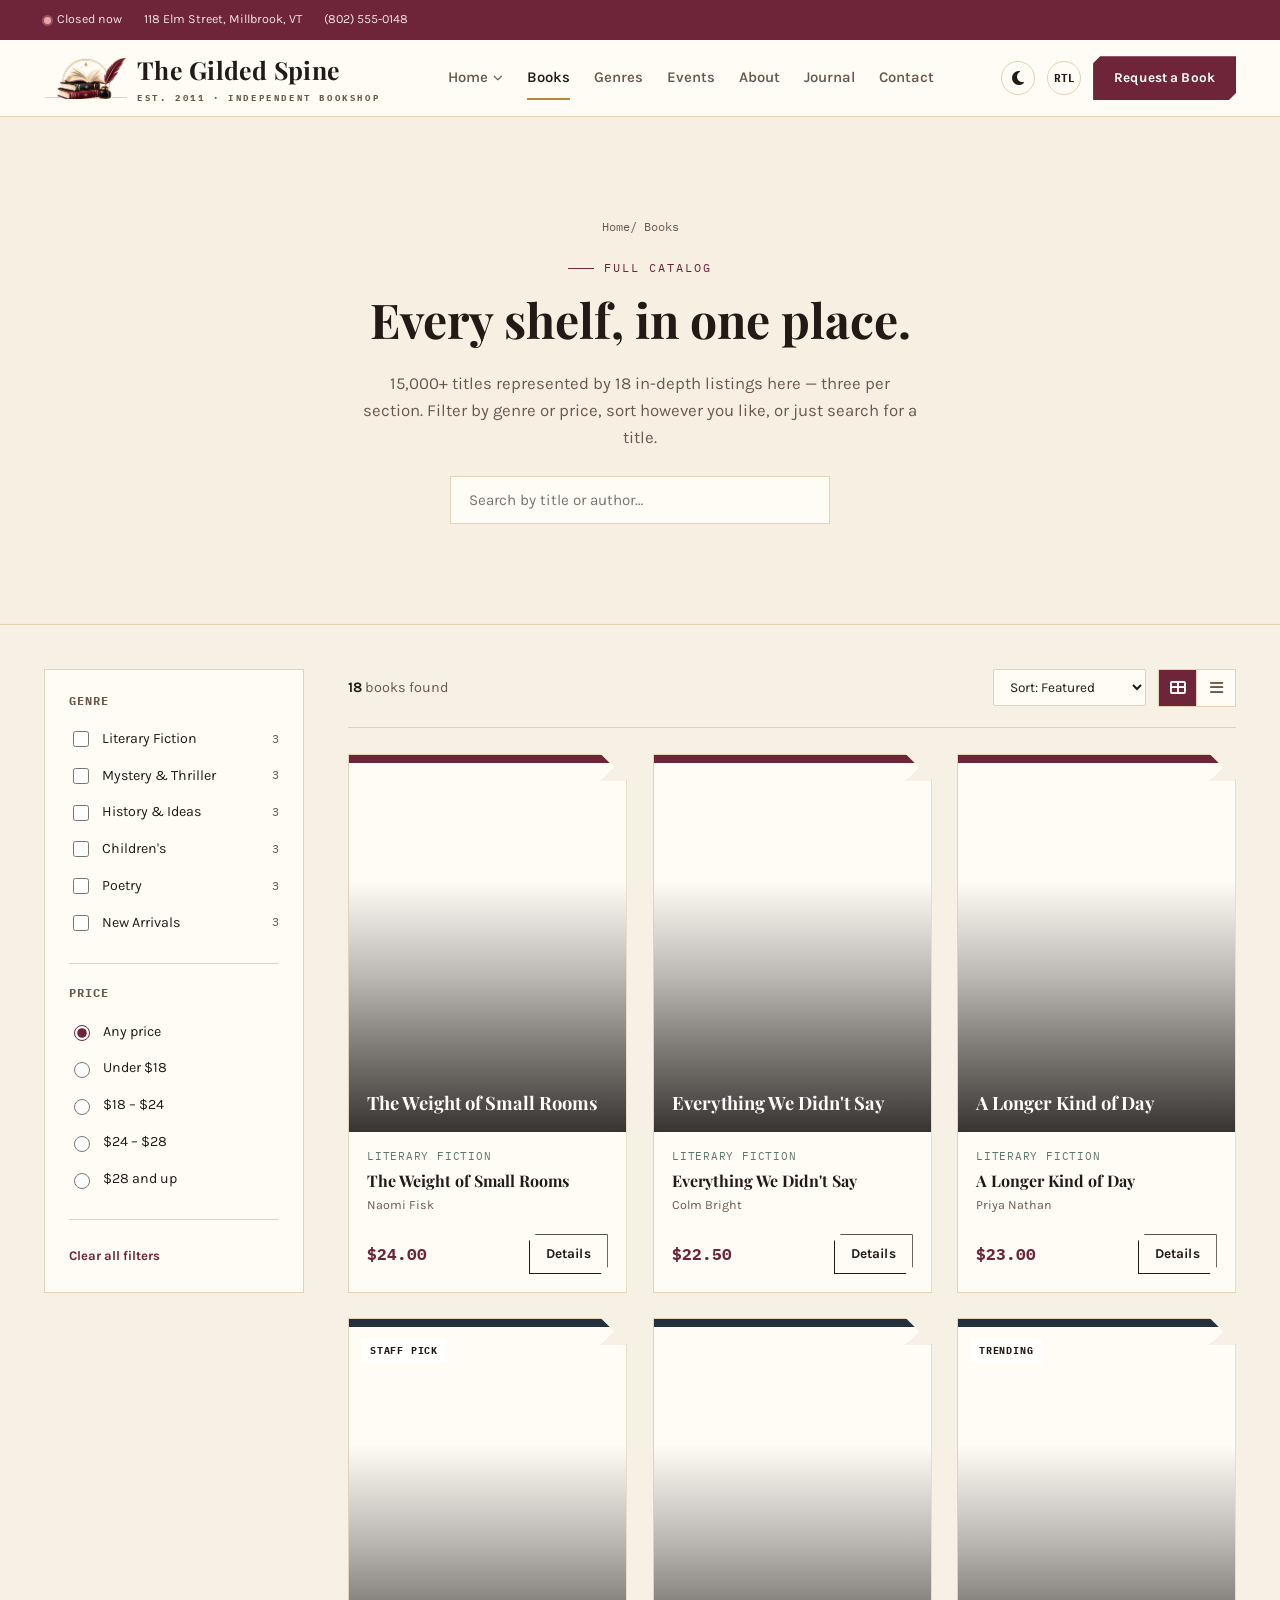
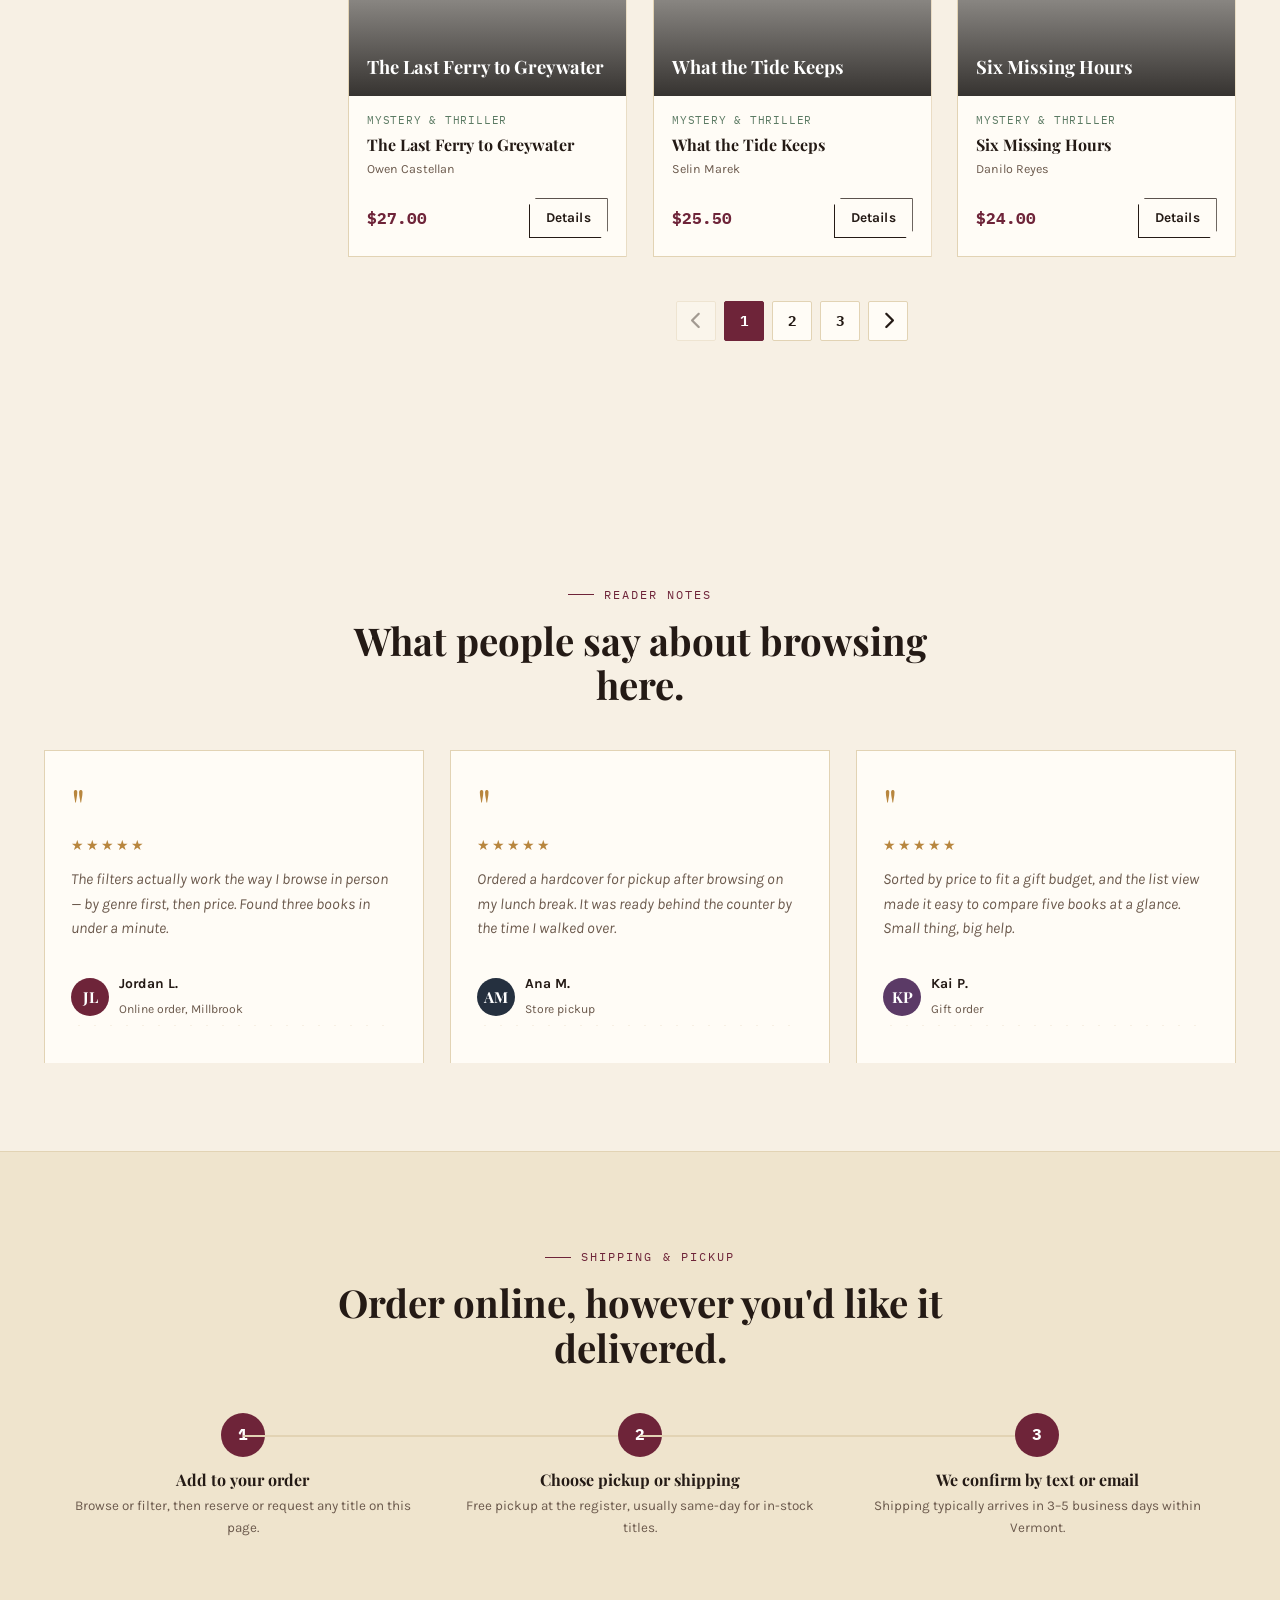
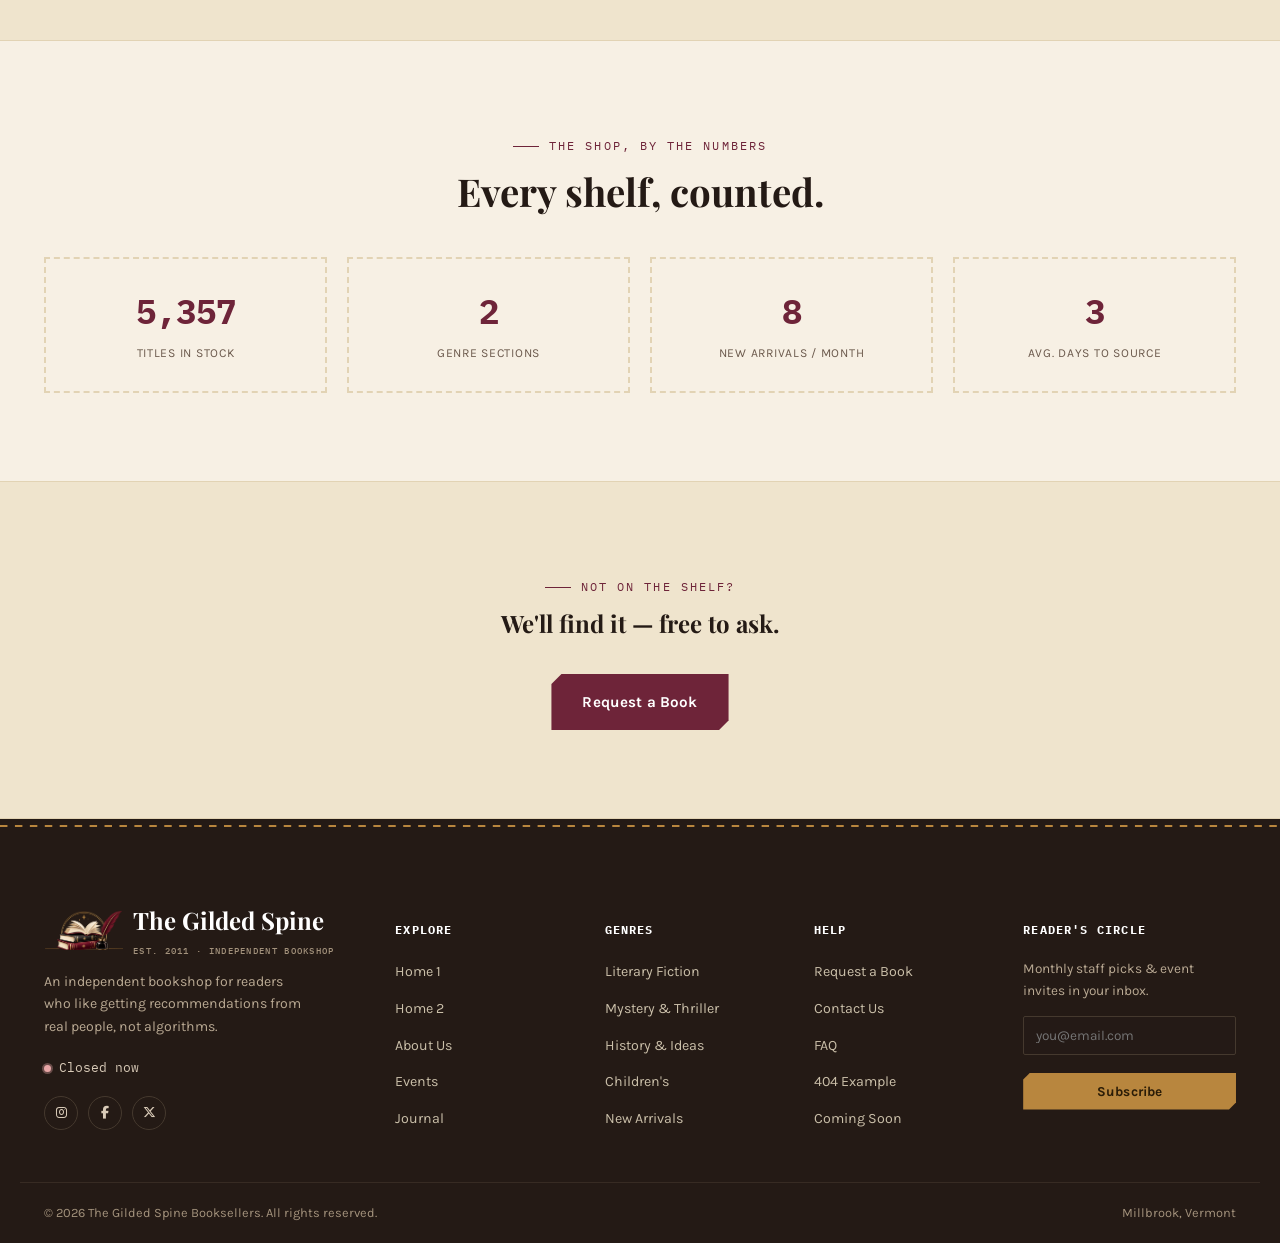
<file: books.html>
<!DOCTYPE html>
<html lang="en" dir="ltr">
<head>
<meta charset="UTF-8">
<meta name="viewport" content="width=device-width, initial-scale=1.0">
<title>Books — Browse the Catalog | The Gilded Spine</title>
<meta name="description" content="Browse and filter The Gilded Spine's full catalog by genre and price, sort by what matters to you, and switch between grid and list view.">
<link rel="preconnect" href="https://fonts.googleapis.com">
<link rel="preconnect" href="https://fonts.gstatic.com" crossorigin>
<link href="https://fonts.googleapis.com/css2?family=Playfair+Display:wght@600;700;800&family=Karla:wght@400;500;600;700;800&family=IBM+Plex+Mono:wght@500;700&display=swap" rel="stylesheet">
<link rel="stylesheet" href="assets/css/style.css">
<link rel="stylesheet" href="https://cdnjs.cloudflare.com/ajax/libs/font-awesome/6.5.2/css/all.min.css">
<link rel="icon" href="assets/images/favicon.png" type="image/png">
<script>try { if (localStorage.getItem('tgs-dir') === 'rtl') document.documentElement.setAttribute('dir', 'rtl'); } catch (e) {}</script>
</head>
<body>
<script>try { if (localStorage.getItem('tgs-theme') === 'dark') document.body.classList.add('dark'); } catch (e) {}</script>

<a href="#main" class="skip-link">Skip to content</a>
<div class="loader"><div class="loader-mark">The Gilded Spine</div></div>

<div class="utility-bar">
  <div class="container">
    <div class="utility-left">
      <span data-store-status><span class="status-dot"></span> <span data-status-label>Open now</span></span>
      <span>118 Elm Street, Millbrook, VT</span>
      <span>(802) 555-0148</span>
    </div>
  </div>
</div>

<header class="masthead">
  <div class="container masthead-row">
    <div class="masthead-logo">
      <a href="index.html"><img src="assets/images/logo-mark.png" alt="" class="logo-mark"><span class="logo-text">The Gilded Spine<span class="sub">Est. 2011 · Independent Bookshop</span></span></a>
    </div>
    <nav class="nav-cluster" aria-label="Primary navigation">
      <div class="nav-dropdown">
        <button class="nav-dropdown-trigger" type="button" aria-haspopup="true" aria-expanded="false">Home <span class="caret"><i class="fa-solid fa-chevron-down"></i></span></button>
        <div class="nav-dropdown-menu">
          <a href="index.html">Home 1</a>
          <a href="home-2.html">Home 2</a>
        </div>
      </div>
      <a class="nav-link active" href="books.html">Books</a>
      <a class="nav-link" href="genres.html">Genres</a>
      <a class="nav-link" href="events.html">Events</a>
      <a class="nav-link" href="about.html">About</a>
      <a class="nav-link" href="blog.html">Journal</a>
      <a class="nav-link" href="contact.html">Contact</a>
    </nav>
    <div class="masthead-actions">
      <button class="icon-toggle" data-theme-toggle type="button">DARK</button>
      <button class="icon-toggle" data-dir-toggle type="button">RTL</button>
      <a href="special-orders.html" class="btn btn-primary btn-sm request-btn">Request a Book</a>
      <button class="hamburger" type="button" aria-label="Open menu" aria-expanded="false" aria-controls="mobileNav">
        <span></span><span></span><span></span>
      </button>
    </div>
  </div>
</header>

<div class="mobile-nav" id="mobileNav">
  <div class="mobile-nav-top">
    <span class="logo">The Gilded Spine</span>
    <div class="mobile-nav-top-actions">
      <button class="icon-toggle" data-theme-toggle type="button">DARK</button>
      <button class="icon-toggle" data-dir-toggle type="button">RTL</button>
      <button class="mobile-nav-close" type="button" aria-label="Close menu"><i class="fa-solid fa-xmark"></i></button>
    </div>
  </div>
  <nav class="mobile-nav-links" aria-label="Mobile navigation">
    <a href="index.html">Home 1</a>
    <a href="home-2.html">Home 2</a>
    <a href="books.html">Books</a>
    <a href="genres.html">Genres</a>
    <a href="events.html">Events</a>
    <a href="about.html">About</a>
    <a href="blog.html">Journal</a>
    <a href="contact.html">Contact</a>
  </nav>
  <div class="mobile-nav-foot">
    <a href="special-orders.html" class="btn btn-primary btn-block">Request a Book</a>
  </div>
</div>

<main id="main">

  <section class="page-banner banner-textured" style="padding:100px 0;text-align:center;">
    <div class="container">
      <div class="breadcrumb" style="justify-content:center;display:flex;"><a href="index.html">Home</a> / Books</div>
      <span class="kicker" style="justify-content:center;">Full Catalog</span>
      <h1 style="margin-left:auto;margin-right:auto;">Every shelf, in one place.</h1>
      <p class="lead" style="margin-left:auto;margin-right:auto;">15,000+ titles represented by 18 in-depth listings here — three per section. Filter by genre or price, sort however you like, or just search for a title.</p>
      <div class="book-search-wrap mt-24" style="margin-left:auto;margin-right:auto;">
        <input type="search" data-book-search placeholder="Search by title or author…" aria-label="Search books by title or author" style="width:100%;max-width:460px;padding:14px 18px;border:1.5px solid var(--border);background:var(--surface);color:var(--ink);font-size:.95rem;">
      </div>
    </div>
  </section>

  <section style="padding-top:44px;">
    <div class="container">
      <div class="shop-layout">

        <aside class="shop-sidebar" aria-label="Filter books">
          <div class="filter-group">
            <h4>Genre</h4>
            <label class="filter-row"><input type="checkbox" data-filter-genre value="literary-fiction"><span class="fr-label">Literary Fiction</span><span class="fr-count">3</span></label>
            <label class="filter-row"><input type="checkbox" data-filter-genre value="mystery-thriller"><span class="fr-label">Mystery &amp; Thriller</span><span class="fr-count">3</span></label>
            <label class="filter-row"><input type="checkbox" data-filter-genre value="history-ideas"><span class="fr-label">History &amp; Ideas</span><span class="fr-count">3</span></label>
            <label class="filter-row"><input type="checkbox" data-filter-genre value="childrens"><span class="fr-label">Children's</span><span class="fr-count">3</span></label>
            <label class="filter-row"><input type="checkbox" data-filter-genre value="poetry"><span class="fr-label">Poetry</span><span class="fr-count">3</span></label>
            <label class="filter-row"><input type="checkbox" data-filter-genre value="new-arrivals"><span class="fr-label">New Arrivals</span><span class="fr-count">3</span></label>
          </div>
          <div class="filter-group">
            <h4>Price</h4>
            <label class="filter-row"><input type="radio" name="price" data-filter-price value="any" checked><span class="fr-label">Any price</span></label>
            <label class="filter-row"><input type="radio" name="price" data-filter-price value="u18"><span class="fr-label">Under $18</span></label>
            <label class="filter-row"><input type="radio" name="price" data-filter-price value="18-24"><span class="fr-label">$18 – $24</span></label>
            <label class="filter-row"><input type="radio" name="price" data-filter-price value="24-28"><span class="fr-label">$24 – $28</span></label>
            <label class="filter-row"><input type="radio" name="price" data-filter-price value="28p"><span class="fr-label">$28 and up</span></label>
          </div>
          <div class="filter-group">
            <button type="button" class="filter-clear" data-clear-filters>Clear all filters</button>
          </div>
        </aside>

        <div>
          <div class="shop-toolbar">
            <span class="count"><strong data-shop-count>18</strong> books found</span>
            <div class="shop-toolbar-right">
              <select class="shop-sort" data-shop-sort aria-label="Sort books">
                <option value="featured">Sort: Featured</option>
                <option value="price-asc">Price: Low to High</option>
                <option value="price-desc">Price: High to Low</option>
                <option value="title">Title: A–Z</option>
              </select>
              <div class="view-toggle" role="group" aria-label="Switch view">
                <button type="button" data-view-toggle="grid" class="active" aria-label="Grid view"><i class="fa-solid fa-table-cells-large"></i></button>
                <button type="button" data-view-toggle="list" aria-label="List view"><i class="fa-solid fa-bars"></i></button>
              </div>
            </div>
          </div>

          <div class="search-empty" data-shop-empty>
            <h3>No matches on the shelf.</h3>
            <p class="text-soft">We might still be able to find it. <a href="special-orders.html" style="color:var(--wine);font-weight:700;">Ask us to source it →</a></p>
          </div>

          <div class="shop-grid" data-shop-grid>

            <article class="spine-card reveal" data-genre="literary-fiction" data-price="24.00" data-title="The Weight of Small Rooms"><div class="spine-stripe" style="background:#6e2439;"></div><div class="spine-cover" style="background-image:url('https://images.unsplash.com/photo-1495474472287-4d71bcdd2085?auto=format&fit=crop&w=500&q=70');background-size:cover;background-position:center;"><span class="cover-title">The Weight of Small Rooms</span></div><div class="spine-body"><span class="genre-label">Literary Fiction</span><h3 style="font-size:1rem;margin:0;"><a href="book-details.html?id=weight-of-small-rooms">The Weight of Small Rooms</a></h3><span class="author">Naomi Fisk</span><div class="spine-foot"><span class="spine-price">$24.00</span><a href="book-details.html?id=weight-of-small-rooms" class="btn btn-outline btn-sm">Details</a></div></div></article>

            <article class="spine-card reveal" data-genre="literary-fiction" data-price="22.50" data-title="Everything We Didn't Say"><div class="spine-stripe" style="background:#6e2439;"></div><div class="spine-cover" style="background-image:url('https://images.unsplash.com/photo-1501446529957-6226bd447c46?auto=format&fit=crop&w=500&q=70');background-size:cover;background-position:center;"><span class="cover-title">Everything We Didn't Say</span></div><div class="spine-body"><span class="genre-label">Literary Fiction</span><h3 style="font-size:1rem;margin:0;"><a href="book-details.html?id=everything-we-didnt-say">Everything We Didn't Say</a></h3><span class="author">Colm Bright</span><div class="spine-foot"><span class="spine-price">$22.50</span><a href="book-details.html?id=everything-we-didnt-say" class="btn btn-outline btn-sm">Details</a></div></div></article>

            <article class="spine-card reveal" data-genre="literary-fiction" data-price="23.00" data-title="A Longer Kind of Day"><div class="spine-stripe" style="background:#6e2439;"></div><div class="spine-cover" style="background-image:url('https://images.unsplash.com/photo-1494548162494-384bba4ab999?auto=format&fit=crop&w=500&q=70');background-size:cover;background-position:center;"><span class="cover-title">A Longer Kind of Day</span></div><div class="spine-body"><span class="genre-label">Literary Fiction</span><h3 style="font-size:1rem;margin:0;"><a href="book-details.html?id=a-longer-kind-of-day">A Longer Kind of Day</a></h3><span class="author">Priya Nathan</span><div class="spine-foot"><span class="spine-price">$23.00</span><a href="book-details.html?id=a-longer-kind-of-day" class="btn btn-outline btn-sm">Details</a></div></div></article>

            <article class="spine-card reveal" data-genre="mystery-thriller" data-price="27.00" data-title="The Last Ferry to Greywater"><div class="spine-stripe" style="background:#25303f;"></div><div class="spine-cover" style="background-image:url('https://images.unsplash.com/photo-1519681393784-d120267933ba?auto=format&fit=crop&w=500&q=70');background-size:cover;background-position:center;"><span class="spine-tag">Staff Pick</span><span class="cover-title">The Last Ferry to Greywater</span></div><div class="spine-body"><span class="genre-label">Mystery &amp; Thriller</span><h3 style="font-size:1rem;margin:0;"><a href="book-details.html?id=last-ferry-to-greywater">The Last Ferry to Greywater</a></h3><span class="author">Owen Castellan</span><div class="spine-foot"><span class="spine-price">$27.00</span><a href="book-details.html?id=last-ferry-to-greywater" class="btn btn-outline btn-sm">Details</a></div></div></article>

            <article class="spine-card reveal" data-genre="mystery-thriller" data-price="25.50" data-title="What the Tide Keeps"><div class="spine-stripe" style="background:#25303f;"></div><div class="spine-cover" style="background-image:url('https://images.unsplash.com/photo-1439066615861-d1af74d74000?auto=format&fit=crop&w=500&q=70');background-size:cover;background-position:center;"><span class="cover-title">What the Tide Keeps</span></div><div class="spine-body"><span class="genre-label">Mystery &amp; Thriller</span><h3 style="font-size:1rem;margin:0;"><a href="book-details.html?id=what-the-tide-keeps">What the Tide Keeps</a></h3><span class="author">Selin Marek</span><div class="spine-foot"><span class="spine-price">$25.50</span><a href="book-details.html?id=what-the-tide-keeps" class="btn btn-outline btn-sm">Details</a></div></div></article>

            <article class="spine-card reveal" data-genre="mystery-thriller" data-price="24.00" data-title="Six Missing Hours"><div class="spine-stripe" style="background:#25303f;"></div><div class="spine-cover" style="background-image:url('https://images.unsplash.com/photo-1495364141860-b0d03eccd065?auto=format&fit=crop&w=500&q=70');background-size:cover;background-position:center;"><span class="spine-tag">Trending</span><span class="cover-title">Six Missing Hours</span></div><div class="spine-body"><span class="genre-label">Mystery &amp; Thriller</span><h3 style="font-size:1rem;margin:0;"><a href="book-details.html?id=six-missing-hours">Six Missing Hours</a></h3><span class="author">Danilo Reyes</span><div class="spine-foot"><span class="spine-price">$24.00</span><a href="book-details.html?id=six-missing-hours" class="btn btn-outline btn-sm">Details</a></div></div></article>

            <article class="spine-card reveal" data-genre="history-ideas" data-price="29.00" data-title="Salt, Smoke &amp; Empire"><div class="spine-stripe" style="background:#5c5230;"></div><div class="spine-cover" style="background-image:url('https://images.unsplash.com/photo-1476820865390-c52aeebb9891?auto=format&fit=crop&w=500&q=70');background-size:cover;background-position:center;"><span class="cover-title">Salt, Smoke &amp; Empire</span></div><div class="spine-body"><span class="genre-label">History &amp; Ideas</span><h3 style="font-size:1rem;margin:0;"><a href="book-details.html?id=salt-smoke-empire">Salt, Smoke &amp; Empire</a></h3><span class="author">Rosalind Achebe</span><div class="spine-foot"><span class="spine-price">$29.00</span><a href="book-details.html?id=salt-smoke-empire" class="btn btn-outline btn-sm">Details</a></div></div></article>

            <article class="spine-card reveal" data-genre="history-ideas" data-price="27.50" data-title="The Quiet Architects"><div class="spine-stripe" style="background:#5c5230;"></div><div class="spine-cover" style="background-image:url('https://images.unsplash.com/photo-1426604966848-d7adac402bff?auto=format&fit=crop&w=500&q=70');background-size:cover;background-position:center;"><span class="cover-title">The Quiet Architects</span></div><div class="spine-body"><span class="genre-label">History &amp; Ideas</span><h3 style="font-size:1rem;margin:0;"><a href="book-details.html?id=quiet-architects">The Quiet Architects</a></h3><span class="author">Tobias Lindqvist</span><div class="spine-foot"><span class="spine-price">$27.50</span><a href="book-details.html?id=quiet-architects" class="btn btn-outline btn-sm">Details</a></div></div></article>

            <article class="spine-card reveal" data-genre="history-ideas" data-price="22.00" data-title="A Short History of Almost Everyone"><div class="spine-stripe" style="background:#5c5230;"></div><div class="spine-cover" style="background-image:url('https://images.unsplash.com/photo-1508615039623-a25605d2b022?auto=format&fit=crop&w=500&q=70');background-size:cover;background-position:center;"><span class="spine-tag">Trending</span><span class="cover-title">A Short History of Almost Everyone</span></div><div class="spine-body"><span class="genre-label">History &amp; Ideas</span><h3 style="font-size:1rem;margin:0;"><a href="book-details.html?id=short-history-of-almost-everyone">A Short History of Almost Everyone</a></h3><span class="author">Meredith Okafor</span><div class="spine-foot"><span class="spine-price">$22.00</span><a href="book-details.html?id=short-history-of-almost-everyone" class="btn btn-outline btn-sm">Details</a></div></div></article>

            <article class="spine-card reveal" data-genre="childrens" data-price="16.00" data-title="Pip and the Paper Forest"><div class="spine-stripe" style="background:#1f6f6b;"></div><div class="spine-cover" style="background-image:url('https://images.unsplash.com/photo-1441974231531-c6227db76b6e?auto=format&fit=crop&w=500&q=70');background-size:cover;background-position:center;"><span class="spine-tag">Trending</span><span class="cover-title">Pip and the Paper Forest</span></div><div class="spine-body"><span class="genre-label">Children's</span><h3 style="font-size:1rem;margin:0;"><a href="book-details.html?id=pip-and-the-paper-forest">Pip and the Paper Forest</a></h3><span class="author">Junie Alders</span><div class="spine-foot"><span class="spine-price">$16.00</span><a href="book-details.html?id=pip-and-the-paper-forest" class="btn btn-outline btn-sm">Details</a></div></div></article>

            <article class="spine-card reveal" data-genre="childrens" data-price="17.50" data-title="The Marvelous Misfit Menagerie"><div class="spine-stripe" style="background:#1f6f6b;"></div><div class="spine-cover" style="background-image:url('https://images.unsplash.com/photo-1476611317561-60117649dd94?auto=format&fit=crop&w=500&q=70');background-size:cover;background-position:center;"><span class="cover-title">The Marvelous Misfit Menagerie</span></div><div class="spine-body"><span class="genre-label">Children's</span><h3 style="font-size:1rem;margin:0;"><a href="book-details.html?id=marvelous-misfit-menagerie">The Marvelous Misfit Menagerie</a></h3><span class="author">Toby Quill</span><div class="spine-foot"><span class="spine-price">$17.50</span><a href="book-details.html?id=marvelous-misfit-menagerie" class="btn btn-outline btn-sm">Details</a></div></div></article>

            <article class="spine-card reveal" data-genre="childrens" data-price="15.00" data-title="Luna Finds Her Roar"><div class="spine-stripe" style="background:#1f6f6b;"></div><div class="spine-cover" style="background-image:url('https://images.unsplash.com/photo-1465101162946-4377e57745c3?auto=format&fit=crop&w=500&q=70');background-size:cover;background-position:center;"><span class="cover-title">Luna Finds Her Roar</span></div><div class="spine-body"><span class="genre-label">Children's</span><h3 style="font-size:1rem;margin:0;"><a href="book-details.html?id=luna-finds-her-roar">Luna Finds Her Roar</a></h3><span class="author">Ade Osei</span><div class="spine-foot"><span class="spine-price">$15.00</span><a href="book-details.html?id=luna-finds-her-roar" class="btn btn-outline btn-sm">Details</a></div></div></article>

            <article class="spine-card reveal" data-genre="poetry" data-price="19.00" data-title="Small Weather"><div class="spine-stripe" style="background:#5b3a66;"></div><div class="spine-cover" style="background-image:url('https://images.unsplash.com/photo-1419242902214-272b3f66ee7a?auto=format&fit=crop&w=500&q=70');background-size:cover;background-position:center;"><span class="spine-tag">Trending</span><span class="cover-title">Small Weather</span></div><div class="spine-body"><span class="genre-label">Poetry</span><h3 style="font-size:1rem;margin:0;"><a href="book-details.html?id=small-weather">Small Weather</a></h3><span class="author">Inès Duval</span><div class="spine-foot"><span class="spine-price">$19.00</span><a href="book-details.html?id=small-weather" class="btn btn-outline btn-sm">Details</a></div></div></article>

            <article class="spine-card reveal" data-genre="poetry" data-price="18.50" data-title="Where the Light Pools"><div class="spine-stripe" style="background:#5b3a66;"></div><div class="spine-cover" style="background-image:url('https://images.unsplash.com/photo-1470252649378-9c29740c9fa8?auto=format&fit=crop&w=500&q=70');background-size:cover;background-position:center;"><span class="cover-title">Where the Light Pools</span></div><div class="spine-body"><span class="genre-label">Poetry</span><h3 style="font-size:1rem;margin:0;"><a href="book-details.html?id=where-the-light-pools">Where the Light Pools</a></h3><span class="author">Xavier Monroe</span><div class="spine-foot"><span class="spine-price">$18.50</span><a href="book-details.html?id=where-the-light-pools" class="btn btn-outline btn-sm">Details</a></div></div></article>

            <article class="spine-card reveal" data-genre="poetry" data-price="17.00" data-title="The Kitchen at Midnight"><div class="spine-stripe" style="background:#5b3a66;"></div><div class="spine-cover" style="background-image:url('https://images.unsplash.com/photo-1483347756197-71ef80e95f73?auto=format&fit=crop&w=500&q=70');background-size:cover;background-position:center;"><span class="cover-title">The Kitchen at Midnight</span></div><div class="spine-body"><span class="genre-label">Poetry</span><h3 style="font-size:1rem;margin:0;"><a href="book-details.html?id=kitchen-at-midnight">The Kitchen at Midnight</a></h3><span class="author">Rene Aubert</span><div class="spine-foot"><span class="spine-price">$17.00</span><a href="book-details.html?id=kitchen-at-midnight" class="btn btn-outline btn-sm">Details</a></div></div></article>

            <article class="spine-card reveal" data-genre="new-arrivals" data-price="25.00" data-title="The Understory"><div class="spine-stripe" style="background:#8f6527;"></div><div class="spine-cover" style="background-image:url('https://images.unsplash.com/photo-1523712999610-f77fbcfc3843?auto=format&fit=crop&w=500&q=70');background-size:cover;background-position:center;"><span class="spine-tag">New</span><span class="cover-title">The Understory</span></div><div class="spine-body"><span class="genre-label">Literary Fiction</span><h3 style="font-size:1rem;margin:0;"><a href="book-details.html?id=understory">The Understory</a></h3><span class="author">Callum Ness</span><div class="spine-foot"><span class="spine-price">$25.00</span><a href="book-details.html?id=understory" class="btn btn-outline btn-sm">Details</a></div></div></article>

            <article class="spine-card reveal" data-genre="new-arrivals" data-price="24.50" data-title="Nine Days in Rennwick"><div class="spine-stripe" style="background:#8f6527;"></div><div class="spine-cover" style="background-image:url('https://images.unsplash.com/photo-1500964757637-c85e8a162699?auto=format&fit=crop&w=500&q=70');background-size:cover;background-position:center;"><span class="spine-tag">New</span><span class="cover-title">Nine Days in Rennwick</span></div><div class="spine-body"><span class="genre-label">Mystery</span><h3 style="font-size:1rem;margin:0;"><a href="book-details.html?id=nine-days-in-rennwick">Nine Days in Rennwick</a></h3><span class="author">Adaeze Obi</span><div class="spine-foot"><span class="spine-price">$24.50</span><a href="book-details.html?id=nine-days-in-rennwick" class="btn btn-outline btn-sm">Details</a></div></div></article>

            <article class="spine-card reveal" data-genre="new-arrivals" data-price="27.00" data-title="The Wren King"><div class="spine-stripe" style="background:#8f6527;"></div><div class="spine-cover" style="background-image:url('https://images.unsplash.com/photo-1502082553048-f009c37129b9?auto=format&fit=crop&w=500&q=70');background-size:cover;background-position:center;"><span class="spine-tag">Trending</span><span class="cover-title">The Wren King</span></div><div class="spine-body"><span class="genre-label">Fantasy</span><h3 style="font-size:1rem;margin:0;"><a href="book-details.html?id=wren-king">The Wren King</a></h3><span class="author">Bastian Voss</span><div class="spine-foot"><span class="spine-price">$27.00</span><a href="book-details.html?id=wren-king" class="btn btn-outline btn-sm">Details</a></div></div></article>

          </div>

          <nav class="pagination" data-pagination aria-label="Books pagination"></nav>
        </div>

      </div>
    </div>
  </section>

  <section style="margin-top:60px;">
    <div class="container">
      <div class="section-head center reveal-fade">
        <span class="kicker">Reader Notes</span>
        <h2>What people say about browsing here.</h2>
      </div>
      <div class="quote-grid">
        <div class="quote-card reveal-fade">
          <span class="mark">"</span>
          <div class="stars">★★★★★</div>
          <blockquote>The filters actually work the way I browse in person — by genre first, then price. Found three books in under a minute.</blockquote>
          <div class="byline"><span class="avatar" style="background:#6e2439;">JL</span><div><strong>Jordan L.</strong><span>Online order, Millbrook</span></div></div>
        </div>
        <div class="quote-card reveal-fade">
          <span class="mark">"</span>
          <div class="stars">★★★★★</div>
          <blockquote>Ordered a hardcover for pickup after browsing on my lunch break. It was ready behind the counter by the time I walked over.</blockquote>
          <div class="byline"><span class="avatar" style="background:#25303f;">AM</span><div><strong>Ana M.</strong><span>Store pickup</span></div></div>
        </div>
        <div class="quote-card reveal-fade">
          <span class="mark">"</span>
          <div class="stars">★★★★★</div>
          <blockquote>Sorted by price to fit a gift budget, and the list view made it easy to compare five books at a glance. Small thing, big help.</blockquote>
          <div class="byline"><span class="avatar" style="background:#5b3a66;">KP</span><div><strong>Kai P.</strong><span>Gift order</span></div></div>
        </div>
      </div>
    </div>
  </section>

  <section style="background:var(--surface-2);border-top:1px solid var(--border);">
    <div class="container">
      <div class="section-head center reveal-fade">
        <span class="kicker">Shipping &amp; Pickup</span>
        <h2>Order online, however you'd like it delivered.</h2>
      </div>
      <div class="stepper">
        <div class="step reveal-fade"><span class="step-num">1</span><h4>Add to your order</h4><p>Browse or filter, then reserve or request any title on this page.</p></div>
        <div class="step reveal-fade"><span class="step-num">2</span><h4>Choose pickup or shipping</h4><p>Free pickup at the register, usually same-day for in-stock titles.</p></div>
        <div class="step reveal-fade"><span class="step-num">3</span><h4>We confirm by text or email</h4><p>Shipping typically arrives in 3–5 business days within Vermont.</p></div>
      </div>
    </div>
  </section>

  <section style="border-top:1px solid var(--border);">
    <div class="container">
      <div class="section-head center reveal-fade">
        <span class="kicker">The Shop, By the Numbers</span>
        <h2>Every shelf, counted.</h2>
      </div>
      <div class="stamp-strip">
        <div class="stamp-item"><strong data-count-to="15000">0</strong><span>Titles in Stock</span></div>
        <div class="stamp-item"><strong data-count-to="6">0</strong><span>Genre Sections</span></div>
        <div class="stamp-item"><strong data-count-to="24">0</strong><span>New Arrivals / Month</span></div>
        <div class="stamp-item"><strong data-count-to="9">0</strong><span>Avg. Days to Source</span></div>
      </div>
    </div>
  </section>

  <section class="order-band">
    <div class="container" style="text-align:center;">
      <span class="kicker">Not on the Shelf?</span>
      <h2>We'll find it — free to ask.</h2>
      <a href="special-orders.html" class="btn btn-primary mt-24">Request a Book</a>
    </div>
  </section>

</main>

<footer class="site-footer">
  <svg class="stitch-divider" viewBox="0 0 1200 14" preserveAspectRatio="none" aria-hidden="true"><path d="M0 7 H1200"/></svg>
  <div class="container footer-top">
    <div class="brand-block">
      <a href="index.html" class="logo"><img src="assets/images/logo-mark.png" alt="" class="logo-mark"><span class="logo-text">The Gilded Spine<span class="sub">Est. 2011 · Independent Bookshop</span></span></a>
      <p>An independent bookshop for readers who like getting recommendations from real people, not algorithms.</p>
      <span class="footer-status" data-store-status><span class="status-dot"></span> <span data-status-label>Open now</span></span>
      <div class="footer-social">
        <a href="#" aria-label="Instagram"><i class="fa-brands fa-instagram"></i></a>
        <a href="#" aria-label="Facebook"><i class="fa-brands fa-facebook-f"></i></a>
        <a href="#" aria-label="X / Twitter"><i class="fa-brands fa-x-twitter"></i></a>
      </div>
    </div>
    <div>
      <h5>Explore</h5>
      <ul>
        <li><a href="index.html">Home 1</a></li>
        <li><a href="home-2.html">Home 2</a></li>
        <li><a href="about.html">About Us</a></li>
        <li><a href="events.html">Events</a></li>
        <li><a href="blog.html">Journal</a></li>
      </ul>
    </div>
    <div>
      <h5>Genres</h5>
      <ul>
        <li><a href="books.html#literary-fiction">Literary Fiction</a></li>
        <li><a href="books.html#mystery-thriller">Mystery &amp; Thriller</a></li>
        <li><a href="books.html#history-ideas">History &amp; Ideas</a></li>
        <li><a href="books.html#childrens">Children's</a></li>
        <li><a href="books.html#new-arrivals">New Arrivals</a></li>
      </ul>
    </div>
    <div>
      <h5>Help</h5>
      <ul>
        <li><a href="special-orders.html">Request a Book</a></li>
        <li><a href="contact.html">Contact Us</a></li>
        <li><a href="contact.html#faq">FAQ</a></li>
        <li><a href="404.html">404 Example</a></li>
        <li><a href="coming-soon.html">Coming Soon</a></li>
      </ul>
    </div>
    <div class="footer-newsletter">
      <h5>Reader's Circle</h5>
      <p style="font-size:.85rem;color:#b9a993;margin-bottom:14px;">Monthly staff picks &amp; event invites in your inbox.</p>
      <form data-validate data-success-target="#footerFormSuccess" novalidate>
        <div class="field" style="margin-bottom:8px;">
          <input type="email" required placeholder="you@email.com" aria-label="Email address">
          <span class="field-error" role="alert">Enter a valid email address.</span>
        </div>
        <button type="submit" class="btn btn-gold btn-sm btn-block">Subscribe</button>
      </form>
      <p id="footerFormSuccess" class="form-success" style="padding:10px 0;font-size:.85rem;color:#d9cbb8;">Thanks — check your inbox to confirm.</p>
    </div>
  </div>
  <div class="container footer-bottom">
    <span>© 2026 The Gilded Spine Booksellers. All rights reserved.</span>
    <span>Millbrook, Vermont</span>
  </div>
</footer>

<button class="to-top" aria-label="Back to top" type="button"><i class="fa-solid fa-arrow-up"></i></button>
<script src="assets/js/main.js" defer></script>
</body>
</html>
</file>
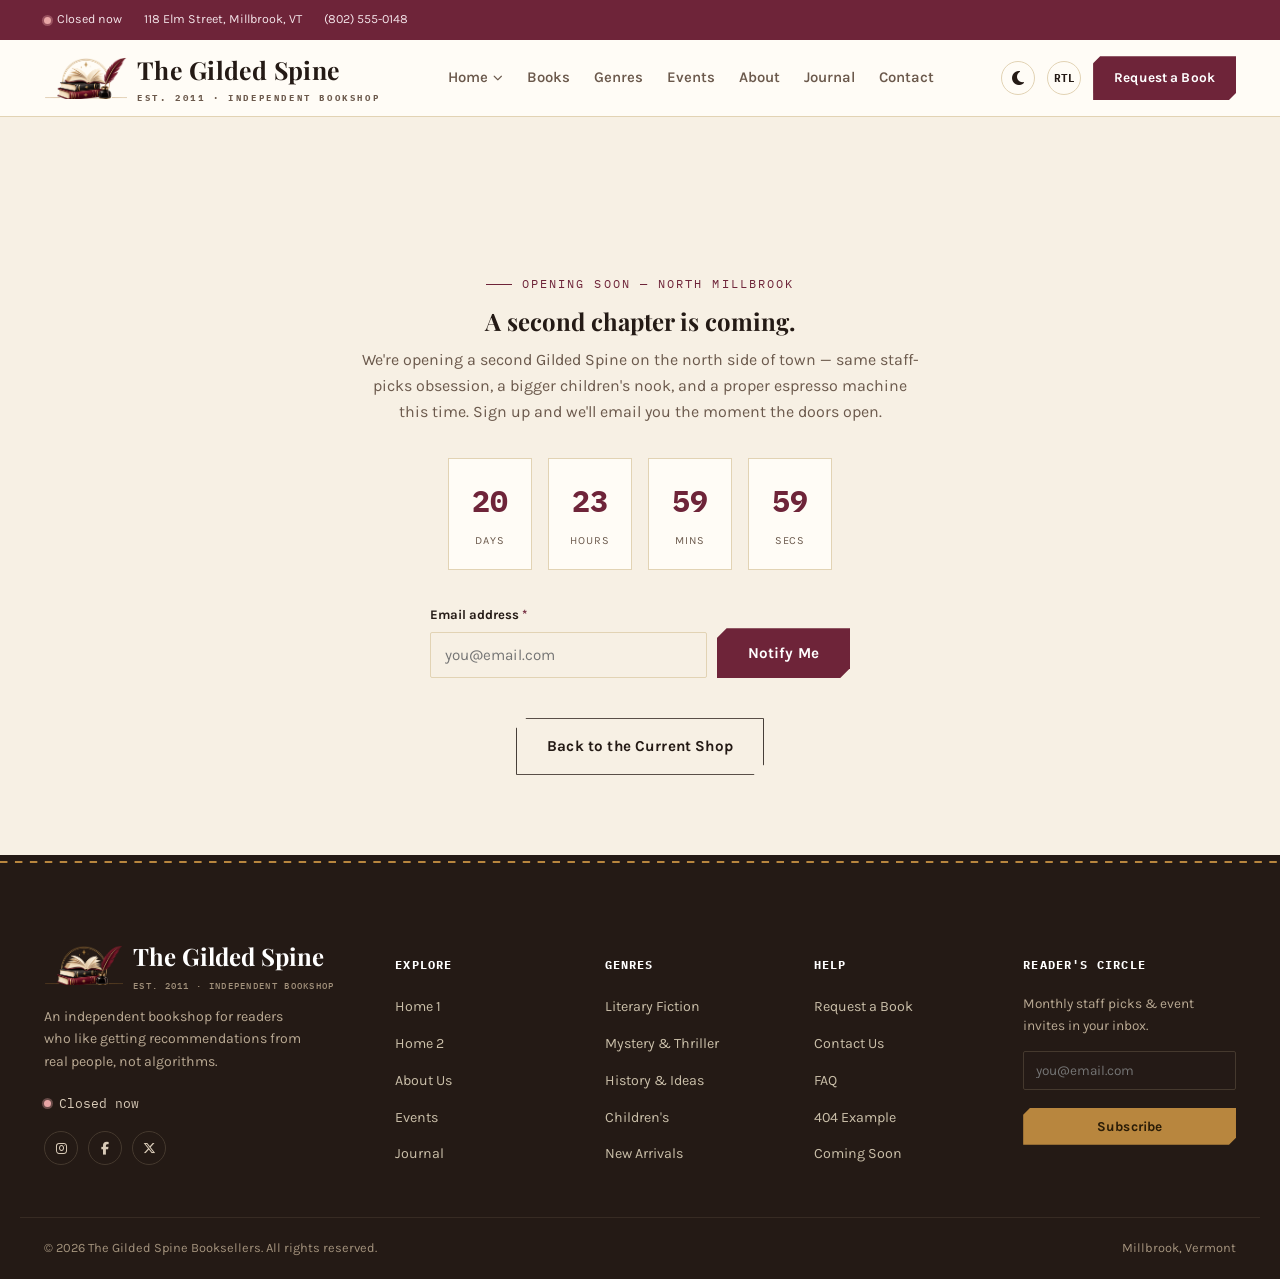
<file: coming-soon.html>
<!DOCTYPE html>
<html lang="en" dir="ltr">
<head>
<meta charset="UTF-8">
<meta name="viewport" content="width=device-width, initial-scale=1.0">
<title>A Second Chapter Is Coming — The Gilded Spine</title>
<meta name="description" content="We're opening a second Gilded Spine location on the north side of Millbrook — sign up to be the first to know when the doors open.">
<link rel="preconnect" href="https://fonts.googleapis.com">
<link rel="preconnect" href="https://fonts.gstatic.com" crossorigin>
<link href="https://fonts.googleapis.com/css2?family=Playfair+Display:wght@600;700;800&family=Karla:wght@400;500;600;700;800&family=IBM+Plex+Mono:wght@500;700&display=swap" rel="stylesheet">
<link rel="stylesheet" href="assets/css/style.css">
<link rel="stylesheet" href="https://cdnjs.cloudflare.com/ajax/libs/font-awesome/6.5.2/css/all.min.css">
<link rel="icon" href="assets/images/favicon.png" type="image/png">
<script>try { if (localStorage.getItem('tgs-dir') === 'rtl') document.documentElement.setAttribute('dir', 'rtl'); } catch (e) {}</script>
</head>
<body>
<script>try { if (localStorage.getItem('tgs-theme') === 'dark') document.body.classList.add('dark'); } catch (e) {}</script>

<a href="#main" class="skip-link">Skip to content</a>

<div class="utility-bar">
  <div class="container">
    <div class="utility-left">
      <span data-store-status><span class="status-dot"></span> <span data-status-label>Open now</span></span>
      <span>118 Elm Street, Millbrook, VT</span>
      <span>(802) 555-0148</span>
    </div>
  </div>
</div>

<header class="masthead">
  <div class="container masthead-row">
    <div class="masthead-logo">
      <a href="index.html"><img src="assets/images/logo-mark.png" alt="" class="logo-mark"><span class="logo-text">The Gilded Spine<span class="sub">Est. 2011 · Independent Bookshop</span></span></a>
    </div>
    <nav class="nav-cluster" aria-label="Primary navigation">
      <div class="nav-dropdown">
        <button class="nav-dropdown-trigger" type="button" aria-haspopup="true" aria-expanded="false">Home <span class="caret"><i class="fa-solid fa-chevron-down"></i></span></button>
        <div class="nav-dropdown-menu">
          <a href="index.html">Home 1</a>
          <a href="home-2.html">Home 2</a>
        </div>
      </div>
      <a class="nav-link" href="books.html">Books</a>
      <a class="nav-link" href="genres.html">Genres</a>
      <a class="nav-link" href="events.html">Events</a>
      <a class="nav-link" href="about.html">About</a>
      <a class="nav-link" href="blog.html">Journal</a>
      <a class="nav-link" href="contact.html">Contact</a>
    </nav>
    <div class="masthead-actions">
      <button class="icon-toggle" data-theme-toggle type="button">DARK</button>
      <button class="icon-toggle" data-dir-toggle type="button">RTL</button>
      <a href="special-orders.html" class="btn btn-primary btn-sm request-btn">Request a Book</a>
      <button class="hamburger" type="button" aria-label="Open menu" aria-expanded="false" aria-controls="mobileNav">
        <span></span><span></span><span></span>
      </button>
    </div>
  </div>
</header>

<div class="mobile-nav" id="mobileNav">
  <div class="mobile-nav-top">
    <span class="logo">The Gilded Spine</span>
    <div class="mobile-nav-top-actions">
      <button class="icon-toggle" data-theme-toggle type="button">DARK</button>
      <button class="icon-toggle" data-dir-toggle type="button">RTL</button>
      <button class="mobile-nav-close" type="button" aria-label="Close menu"><i class="fa-solid fa-xmark"></i></button>
    </div>
  </div>
  <nav class="mobile-nav-links" aria-label="Mobile navigation">
    <a href="index.html">Home 1</a>
    <a href="home-2.html">Home 2</a>
    <a href="books.html">Books</a>
    <a href="genres.html">Genres</a>
    <a href="events.html">Events</a>
    <a href="about.html">About</a>
    <a href="blog.html">Journal</a>
    <a href="contact.html">Contact</a>
  </nav>
  <div class="mobile-nav-foot">
    <a href="special-orders.html" class="btn btn-primary btn-block">Request a Book</a>
  </div>
</div>

<main id="main">
  <section class="soon-page">
    <div class="container">
      <div class="soon-inner">
        <span class="kicker" style="justify-content:center;">Opening Soon — North Millbrook</span>
        <h1>A second chapter is coming.</h1>
        <p class="text-soft">We're opening a second Gilded Spine on the north side of town — same staff-picks obsession, a bigger children's nook, and a proper espresso machine this time. Sign up and we'll email you the moment the doors open.</p>

        <div class="countdown" data-countdown>
          <div class="box"><strong data-cd-days>00</strong><span>Days</span></div>
          <div class="box"><strong data-cd-hours>00</strong><span>Hours</span></div>
          <div class="box"><strong data-cd-mins>00</strong><span>Mins</span></div>
          <div class="box"><strong data-cd-secs>00</strong><span>Secs</span></div>
        </div>

        <form data-validate data-success-target="#soonSuccess" novalidate style="max-width:420px;margin:0 auto;display:flex;gap:10px;flex-wrap:wrap;justify-content:center;">
          <div class="field" style="flex:1;min-width:220px;margin-bottom:0;">
            <label for="soonEmail" style="text-align:left;">Email address <span class="req">*</span></label>
            <input id="soonEmail" type="email" required placeholder="you@email.com">
            <span class="field-error" role="alert">Enter a valid email address.</span>
          </div>
          <button type="submit" class="btn btn-primary" style="align-self:flex-end;">Notify Me</button>
        </form>
        <div class="form-success" id="soonSuccess">
          <div class="icon">✓</div>
          <h3>You're on the list.</h3>
          <p class="text-soft">We'll email you before we tell anyone else.</p>
        </div>

        <a href="index.html" class="btn btn-outline mt-40">Back to the Current Shop</a>
      </div>
    </div>
  </section>
</main>

<footer class="site-footer">
  <svg class="stitch-divider" viewBox="0 0 1200 14" preserveAspectRatio="none" aria-hidden="true"><path d="M0 7 H1200"/></svg>
  <div class="container footer-top">
    <div class="brand-block">
      <a href="index.html" class="logo"><img src="assets/images/logo-mark.png" alt="" class="logo-mark"><span class="logo-text">The Gilded Spine<span class="sub">Est. 2011 · Independent Bookshop</span></span></a>
      <p>An independent bookshop for readers who like getting recommendations from real people, not algorithms.</p>
      <span class="footer-status" data-store-status><span class="status-dot"></span> <span data-status-label>Open now</span></span>
      <div class="footer-social">
        <a href="#" aria-label="Instagram"><i class="fa-brands fa-instagram"></i></a>
        <a href="#" aria-label="Facebook"><i class="fa-brands fa-facebook-f"></i></a>
        <a href="#" aria-label="X / Twitter"><i class="fa-brands fa-x-twitter"></i></a>
      </div>
    </div>
    <div>
      <h5>Explore</h5>
      <ul>
        <li><a href="index.html">Home 1</a></li>
        <li><a href="home-2.html">Home 2</a></li>
        <li><a href="about.html">About Us</a></li>
        <li><a href="events.html">Events</a></li>
        <li><a href="blog.html">Journal</a></li>
      </ul>
    </div>
    <div>
      <h5>Genres</h5>
      <ul>
        <li><a href="books.html#literary-fiction">Literary Fiction</a></li>
        <li><a href="books.html#mystery-thriller">Mystery &amp; Thriller</a></li>
        <li><a href="books.html#history-ideas">History &amp; Ideas</a></li>
        <li><a href="books.html#childrens">Children's</a></li>
        <li><a href="books.html#new-arrivals">New Arrivals</a></li>
      </ul>
    </div>
    <div>
      <h5>Help</h5>
      <ul>
        <li><a href="special-orders.html">Request a Book</a></li>
        <li><a href="contact.html">Contact Us</a></li>
        <li><a href="contact.html#faq">FAQ</a></li>
        <li><a href="404.html">404 Example</a></li>
        <li><a href="coming-soon.html">Coming Soon</a></li>
      </ul>
    </div>
    <div class="footer-newsletter">
      <h5>Reader's Circle</h5>
      <p style="font-size:.85rem;color:#b9a993;margin-bottom:14px;">Monthly staff picks &amp; event invites in your inbox.</p>
      <form data-validate data-success-target="#footerFormSuccess" novalidate>
        <div class="field" style="margin-bottom:8px;">
          <input type="email" required placeholder="you@email.com" aria-label="Email address">
          <span class="field-error" role="alert">Enter a valid email address.</span>
        </div>
        <button type="submit" class="btn btn-gold btn-sm btn-block">Subscribe</button>
      </form>
      <p id="footerFormSuccess" class="form-success" style="padding:10px 0;font-size:.85rem;color:#d9cbb8;">Thanks — check your inbox to confirm.</p>
    </div>
  </div>
  <div class="container footer-bottom">
    <span>© 2026 The Gilded Spine Booksellers. All rights reserved.</span>
    <span>Millbrook, Vermont</span>
  </div>
</footer>

<script src="assets/js/main.js" defer></script>
</body>
</html>
</file>
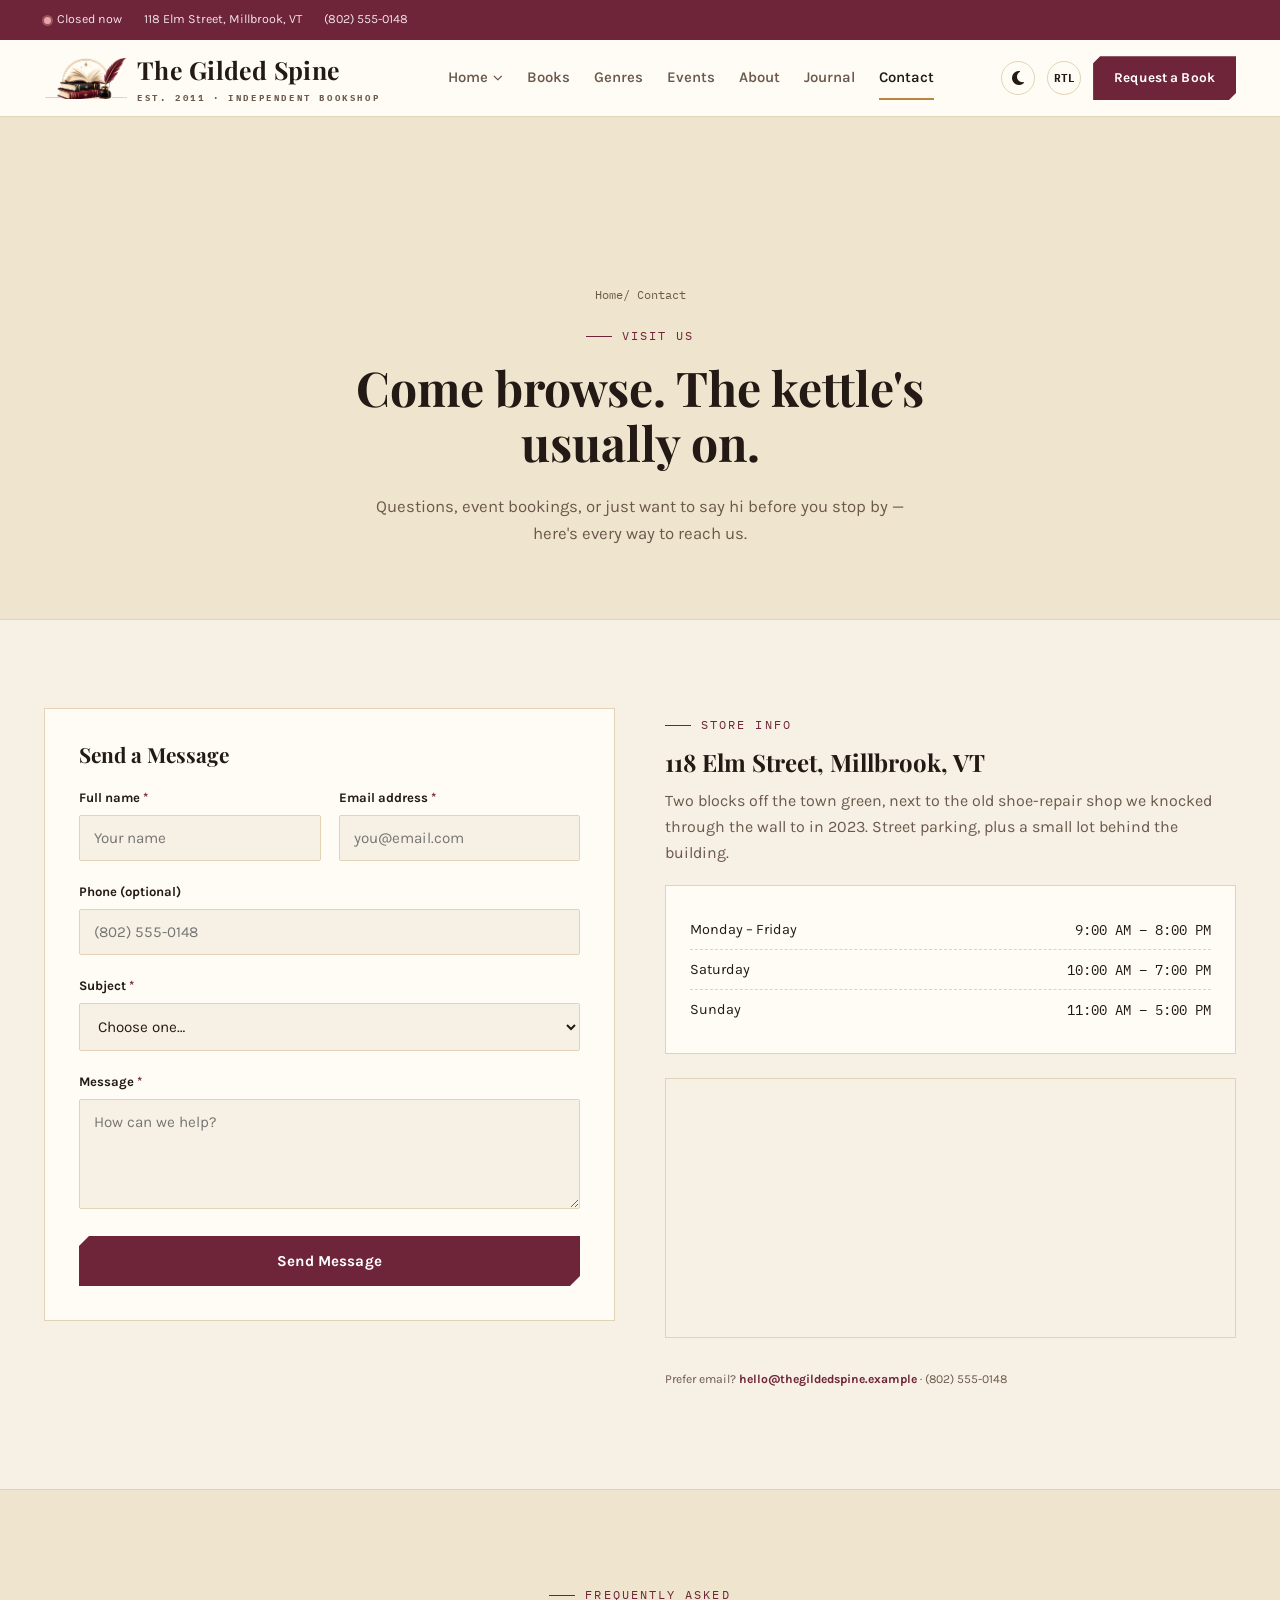
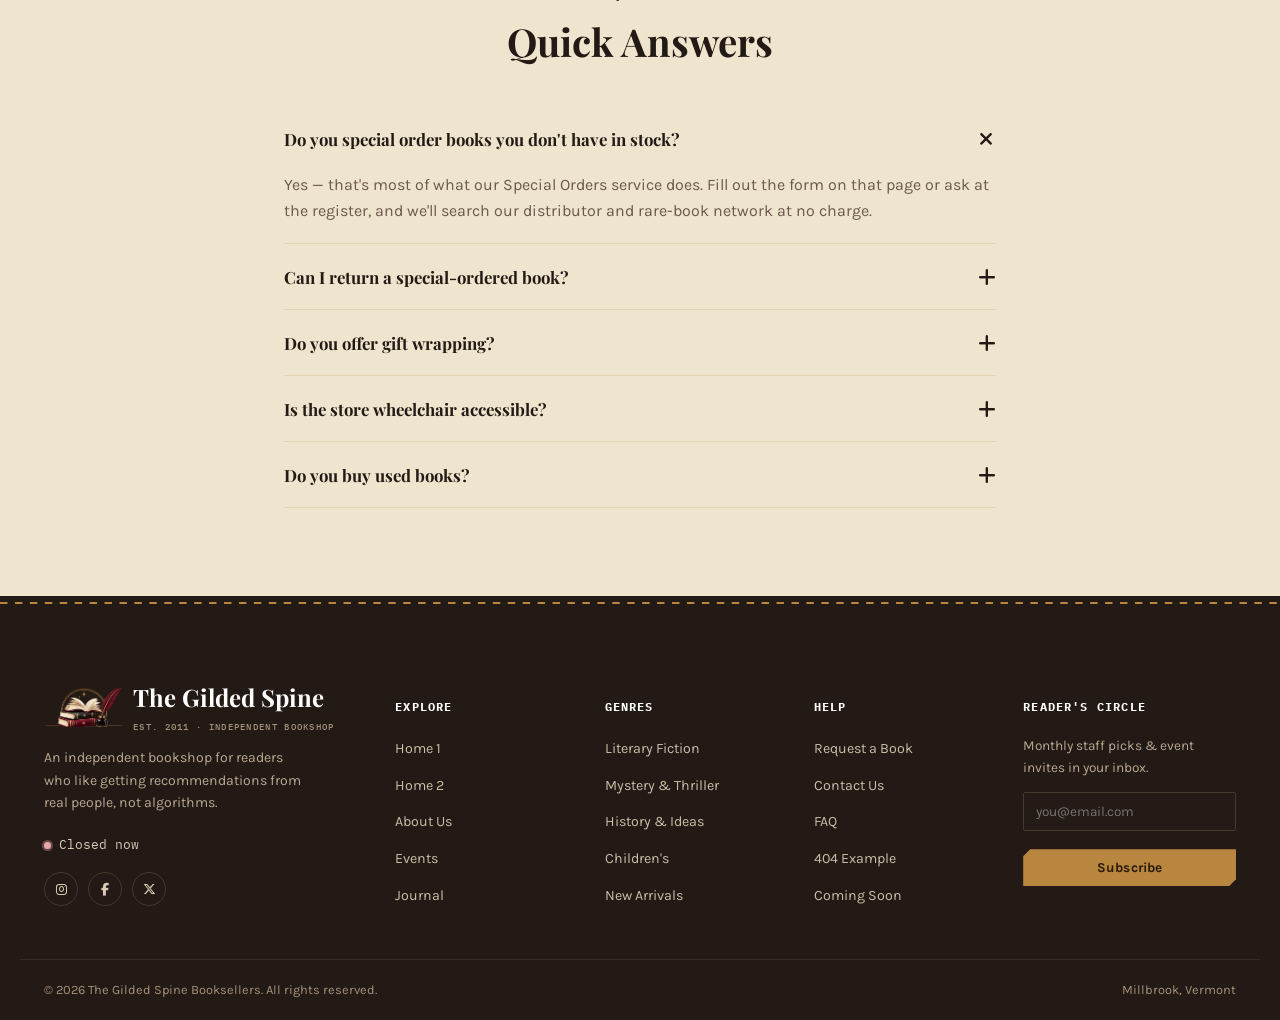
<file: contact.html>
<!DOCTYPE html>
<html lang="en" dir="ltr">
<head>
<meta charset="UTF-8">
<meta name="viewport" content="width=device-width, initial-scale=1.0">
<title>Contact & Hours — The Gilded Spine</title>
<meta name="description" content="Visit The Gilded Spine at 118 Elm Street, Millbrook, Vermont — hours, directions, contact form, and answers to common questions.">
<link rel="preconnect" href="https://fonts.googleapis.com">
<link rel="preconnect" href="https://fonts.gstatic.com" crossorigin>
<link href="https://fonts.googleapis.com/css2?family=Playfair+Display:wght@600;700;800&family=Karla:wght@400;500;600;700;800&family=IBM+Plex+Mono:wght@500;700&display=swap" rel="stylesheet">
<link rel="stylesheet" href="assets/css/style.css">
<link rel="stylesheet" href="https://cdnjs.cloudflare.com/ajax/libs/font-awesome/6.5.2/css/all.min.css">
<link rel="icon" href="assets/images/favicon.png" type="image/png">
<script>try { if (localStorage.getItem('tgs-dir') === 'rtl') document.documentElement.setAttribute('dir', 'rtl'); } catch (e) {}</script>
</head>
<body>
<script>try { if (localStorage.getItem('tgs-theme') === 'dark') document.body.classList.add('dark'); } catch (e) {}</script>

<a href="#main" class="skip-link">Skip to content</a>
<div class="loader"><div class="loader-mark">The Gilded Spine</div></div>

<div class="utility-bar">
  <div class="container">
    <div class="utility-left">
      <span data-store-status><span class="status-dot"></span> <span data-status-label>Open now</span></span>
      <span>118 Elm Street, Millbrook, VT</span>
      <span>(802) 555-0148</span>
    </div>
  </div>
</div>

<header class="masthead">
  <div class="container masthead-row">
    <div class="masthead-logo">
      <a href="index.html"><img src="assets/images/logo-mark.png" alt="" class="logo-mark"><span class="logo-text">The Gilded Spine<span class="sub">Est. 2011 · Independent Bookshop</span></span></a>
    </div>
    <nav class="nav-cluster" aria-label="Primary navigation">
      <div class="nav-dropdown">
        <button class="nav-dropdown-trigger" type="button" aria-haspopup="true" aria-expanded="false">Home <span class="caret"><i class="fa-solid fa-chevron-down"></i></span></button>
        <div class="nav-dropdown-menu">
          <a href="index.html">Home 1</a>
          <a href="home-2.html">Home 2</a>
        </div>
      </div>
      <a class="nav-link" href="books.html">Books</a>
      <a class="nav-link" href="genres.html">Genres</a>
      <a class="nav-link" href="events.html">Events</a>
      <a class="nav-link" href="about.html">About</a>
      <a class="nav-link" href="blog.html">Journal</a>
      <a class="nav-link active" href="contact.html">Contact</a>
    </nav>
    <div class="masthead-actions">
      <button class="icon-toggle" data-theme-toggle type="button">DARK</button>
      <button class="icon-toggle" data-dir-toggle type="button">RTL</button>
      <a href="special-orders.html" class="btn btn-primary btn-sm request-btn">Request a Book</a>
      <button class="hamburger" type="button" aria-label="Open menu" aria-expanded="false" aria-controls="mobileNav">
        <span></span><span></span><span></span>
      </button>
    </div>
  </div>
</header>

<div class="mobile-nav" id="mobileNav">
  <div class="mobile-nav-top">
    <span class="logo">The Gilded Spine</span>
    <div class="mobile-nav-top-actions">
      <button class="icon-toggle" data-theme-toggle type="button">DARK</button>
      <button class="icon-toggle" data-dir-toggle type="button">RTL</button>
      <button class="mobile-nav-close" type="button" aria-label="Close menu"><i class="fa-solid fa-xmark"></i></button>
    </div>
  </div>
  <nav class="mobile-nav-links" aria-label="Mobile navigation">
    <a href="index.html">Home 1</a>
    <a href="home-2.html">Home 2</a>
    <a href="books.html">Books</a>
    <a href="genres.html">Genres</a>
    <a href="events.html">Events</a>
    <a href="about.html">About</a>
    <a href="blog.html">Journal</a>
    <a href="contact.html">Contact</a>
  </nav>
  <div class="mobile-nav-foot">
    <a href="special-orders.html" class="btn btn-primary btn-block">Request a Book</a>
  </div>
</div>

<main id="main">

  <section class="page-banner" style="text-align:center;">
    <div class="container">
      <div class="breadcrumb" style="justify-content:center;display:flex;"><a href="index.html">Home</a> / Contact</div>
      <span class="kicker" style="justify-content:center;">Visit Us</span>
      <h1 style="margin-left:auto;margin-right:auto;">Come browse. The kettle's usually on.</h1>
      <p class="lead" style="margin-left:auto;margin-right:auto;">Questions, event bookings, or just want to say hi before you stop by — here's every way to reach us.</p>
    </div>
  </section>

  <section>
    <div class="container contact-grid">

      <div class="reveal-fade">
        <div class="form-card">
          <h2 style="font-size:1.3rem;">Send a Message</h2>
          <form data-validate data-success-target="#contactSuccess" novalidate style="margin-top:20px;">
            <div class="field-row">
              <div class="field">
                <label for="cName">Full name <span class="req">*</span></label>
                <input id="cName" type="text" required minlength="2" placeholder="Your name">
                <span class="field-error" role="alert">Enter your name.</span>
              </div>
              <div class="field">
                <label for="cEmail">Email address <span class="req">*</span></label>
                <input id="cEmail" type="email" required placeholder="you@email.com">
                <span class="field-error" role="alert">Enter a valid email address.</span>
              </div>
            </div>
            <div class="field">
              <label for="cPhone">Phone (optional)</label>
              <input id="cPhone" type="tel" placeholder="(802) 555-0148">
              <span class="field-error" role="alert">Enter a valid phone number.</span>
            </div>
            <div class="field">
              <label for="cSubject">Subject <span class="req">*</span></label>
              <select id="cSubject" required>
                <option value="">Choose one…</option>
                <option>General question</option>
                <option>Event booking</option>
                <option>Special order follow-up</option>
                <option>Selling used books</option>
              </select>
              <span class="field-error" role="alert">Please choose a subject.</span>
            </div>
            <div class="field">
              <label for="cMsg">Message <span class="req">*</span></label>
              <textarea id="cMsg" required minlength="10" placeholder="How can we help?"></textarea>
              <span class="field-error" role="alert">Message must be at least 10 characters.</span>
            </div>
            <button type="submit" class="btn btn-primary btn-block">Send Message</button>
          </form>
          <div class="form-success" id="contactSuccess">
            <div class="icon">✓</div>
            <h3>Message sent.</h3>
            <p class="text-soft">We usually reply within one business day.</p>
          </div>
        </div>
      </div>

      <div class="reveal">
        <span class="kicker">Store Info</span>
        <h2>118 Elm Street, Millbrook, VT</h2>
        <p class="text-soft">Two blocks off the town green, next to the old shoe-repair shop we knocked through the wall to in 2023. Street parking, plus a small lot behind the building.</p>
        <div class="hours-card">
          <div class="row"><span>Monday – Friday</span><span>9:00 AM – 8:00 PM</span></div>
          <div class="row"><span>Saturday</span><span>10:00 AM – 7:00 PM</span></div>
          <div class="row"><span>Sunday</span><span>11:00 AM – 5:00 PM</span></div>
        </div>
        <iframe class="map-frame mt-24" title="Map to The Gilded Spine" loading="lazy" src="https://www.openstreetmap.org/export/embed.html?bbox=-72.9%2C44.15%2C-72.86%2C44.19&layer=mapnik" referrerpolicy="no-referrer-when-downgrade"></iframe>
        <p class="field-hint mt-24">Prefer email? <a href="mailto:hello@thegildedspine.example" style="color:var(--wine);font-weight:700;">hello@thegildedspine.example</a> · (802) 555-0148</p>
      </div>

    </div>
  </section>

  <section id="faq" style="background:var(--surface-2);border-top:1px solid var(--border);">
    <div class="container wrap-narrow">
      <div class="section-head center reveal-fade">
        <span class="kicker">Frequently Asked</span>
        <h2>Quick Answers</h2>
      </div>
      <div class="accordion">
        <div class="accordion-item">
          <button class="accordion-btn" aria-expanded="true" aria-controls="faq1">Do you special order books you don't have in stock?<span class="plus"><i class="fa-solid fa-plus"></i></span></button>
          <div class="accordion-panel" id="faq1" style="max-height:200px;">
            <p>Yes — that's most of what our Special Orders service does. Fill out the form on that page or ask at the register, and we'll search our distributor and rare-book network at no charge.</p>
          </div>
        </div>
        <div class="accordion-item">
          <button class="accordion-btn" aria-expanded="false" aria-controls="faq2">Can I return a special-ordered book?<span class="plus"><i class="fa-solid fa-plus"></i></span></button>
          <div class="accordion-panel" id="faq2">
            <p>New special orders can be returned within 14 days in original condition. Rare or used finds are final sale, which we'll always tell you before you commit to buying.</p>
          </div>
        </div>
        <div class="accordion-item">
          <button class="accordion-btn" aria-expanded="false" aria-controls="faq3">Do you offer gift wrapping?<span class="plus"><i class="fa-solid fa-plus"></i></span></button>
          <div class="accordion-panel" id="faq3">
            <p>Free gift wrapping on any purchase, no minimum. We keep three paper patterns in stock and a fourth for the holidays.</p>
          </div>
        </div>
        <div class="accordion-item">
          <button class="accordion-btn" aria-expanded="false" aria-controls="faq4">Is the store wheelchair accessible?<span class="plus"><i class="fa-solid fa-plus"></i></span></button>
          <div class="accordion-panel" id="faq4">
            <p>Yes — street-level entry, wide aisles throughout, and an accessible restroom. The community room in back has a ramp entrance from the parking lot.</p>
          </div>
        </div>
        <div class="accordion-item">
          <button class="accordion-btn" aria-expanded="false" aria-controls="faq5">Do you buy used books?<span class="plus"><i class="fa-solid fa-plus"></i></span></button>
          <div class="accordion-panel" id="faq5">
            <p>We do, in good condition and in genres we actively stock. Bring up to two boxes at a time — no appointment needed, just ask at the register.</p>
          </div>
        </div>
      </div>
    </div>
  </section>

</main>

<footer class="site-footer">
  <svg class="stitch-divider" viewBox="0 0 1200 14" preserveAspectRatio="none" aria-hidden="true"><path d="M0 7 H1200"/></svg>
  <div class="container footer-top">
    <div class="brand-block">
      <a href="index.html" class="logo"><img src="assets/images/logo-mark.png" alt="" class="logo-mark"><span class="logo-text">The Gilded Spine<span class="sub">Est. 2011 · Independent Bookshop</span></span></a>
      <p>An independent bookshop for readers who like getting recommendations from real people, not algorithms.</p>
      <span class="footer-status" data-store-status><span class="status-dot"></span> <span data-status-label>Open now</span></span>
      <div class="footer-social">
        <a href="#" aria-label="Instagram"><i class="fa-brands fa-instagram"></i></a>
        <a href="#" aria-label="Facebook"><i class="fa-brands fa-facebook-f"></i></a>
        <a href="#" aria-label="X / Twitter"><i class="fa-brands fa-x-twitter"></i></a>
      </div>
    </div>
    <div>
      <h5>Explore</h5>
      <ul>
        <li><a href="index.html">Home 1</a></li>
        <li><a href="home-2.html">Home 2</a></li>
        <li><a href="about.html">About Us</a></li>
        <li><a href="events.html">Events</a></li>
        <li><a href="blog.html">Journal</a></li>
      </ul>
    </div>
    <div>
      <h5>Genres</h5>
      <ul>
        <li><a href="books.html#literary-fiction">Literary Fiction</a></li>
        <li><a href="books.html#mystery-thriller">Mystery &amp; Thriller</a></li>
        <li><a href="books.html#history-ideas">History &amp; Ideas</a></li>
        <li><a href="books.html#childrens">Children's</a></li>
        <li><a href="books.html#new-arrivals">New Arrivals</a></li>
      </ul>
    </div>
    <div>
      <h5>Help</h5>
      <ul>
        <li><a href="special-orders.html">Request a Book</a></li>
        <li><a href="contact.html">Contact Us</a></li>
        <li><a href="contact.html#faq">FAQ</a></li>
        <li><a href="404.html">404 Example</a></li>
        <li><a href="coming-soon.html">Coming Soon</a></li>
      </ul>
    </div>
    <div class="footer-newsletter">
      <h5>Reader's Circle</h5>
      <p style="font-size:.85rem;color:#b9a993;margin-bottom:14px;">Monthly staff picks &amp; event invites in your inbox.</p>
      <form data-validate data-success-target="#footerFormSuccess" novalidate>
        <div class="field" style="margin-bottom:8px;">
          <input type="email" required placeholder="you@email.com" aria-label="Email address">
          <span class="field-error" role="alert">Enter a valid email address.</span>
        </div>
        <button type="submit" class="btn btn-gold btn-sm btn-block">Subscribe</button>
      </form>
      <p id="footerFormSuccess" class="form-success" style="padding:10px 0;font-size:.85rem;color:#d9cbb8;">Thanks — check your inbox to confirm.</p>
    </div>
  </div>
  <div class="container footer-bottom">
    <span>© 2026 The Gilded Spine Booksellers. All rights reserved.</span>
    <span>Millbrook, Vermont</span>
  </div>
</footer>

<button class="to-top" aria-label="Back to top" type="button"><i class="fa-solid fa-arrow-up"></i></button>
<script src="assets/js/main.js" defer></script>
</body>
</html>
</file>
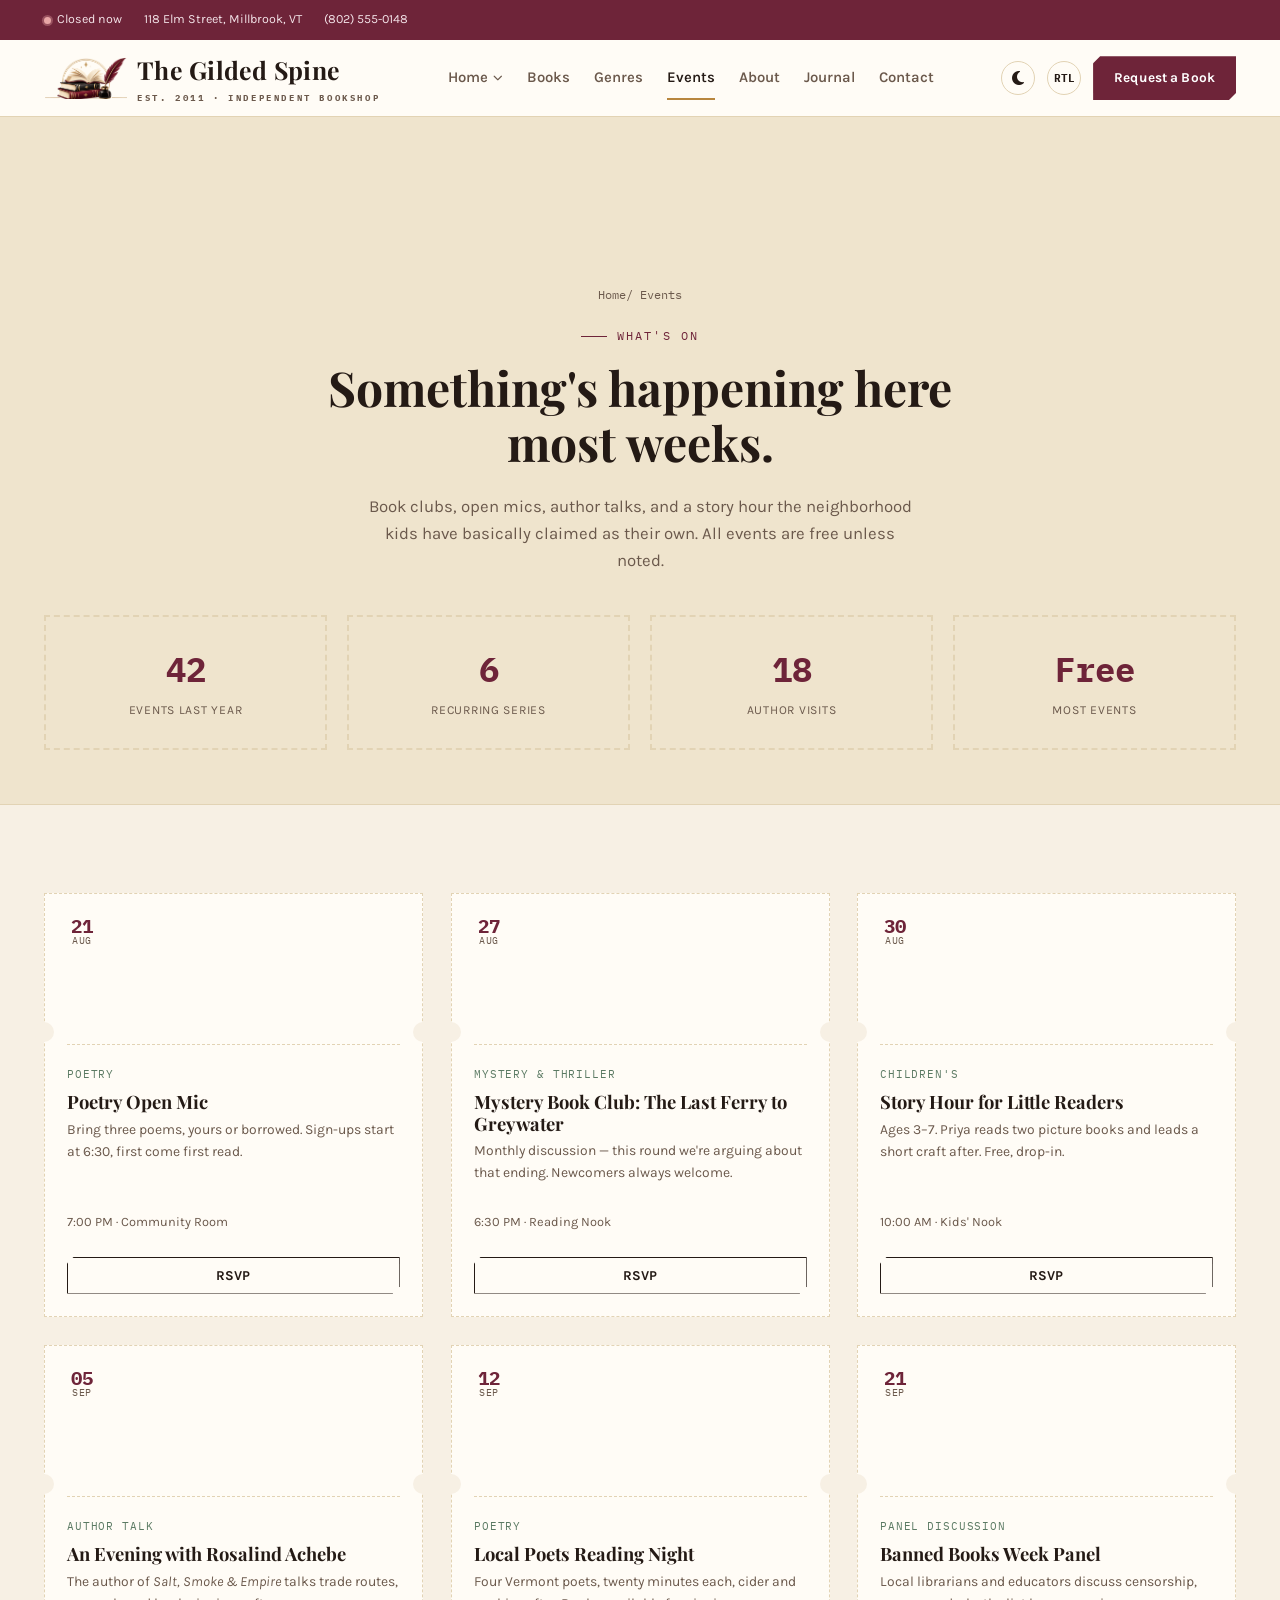
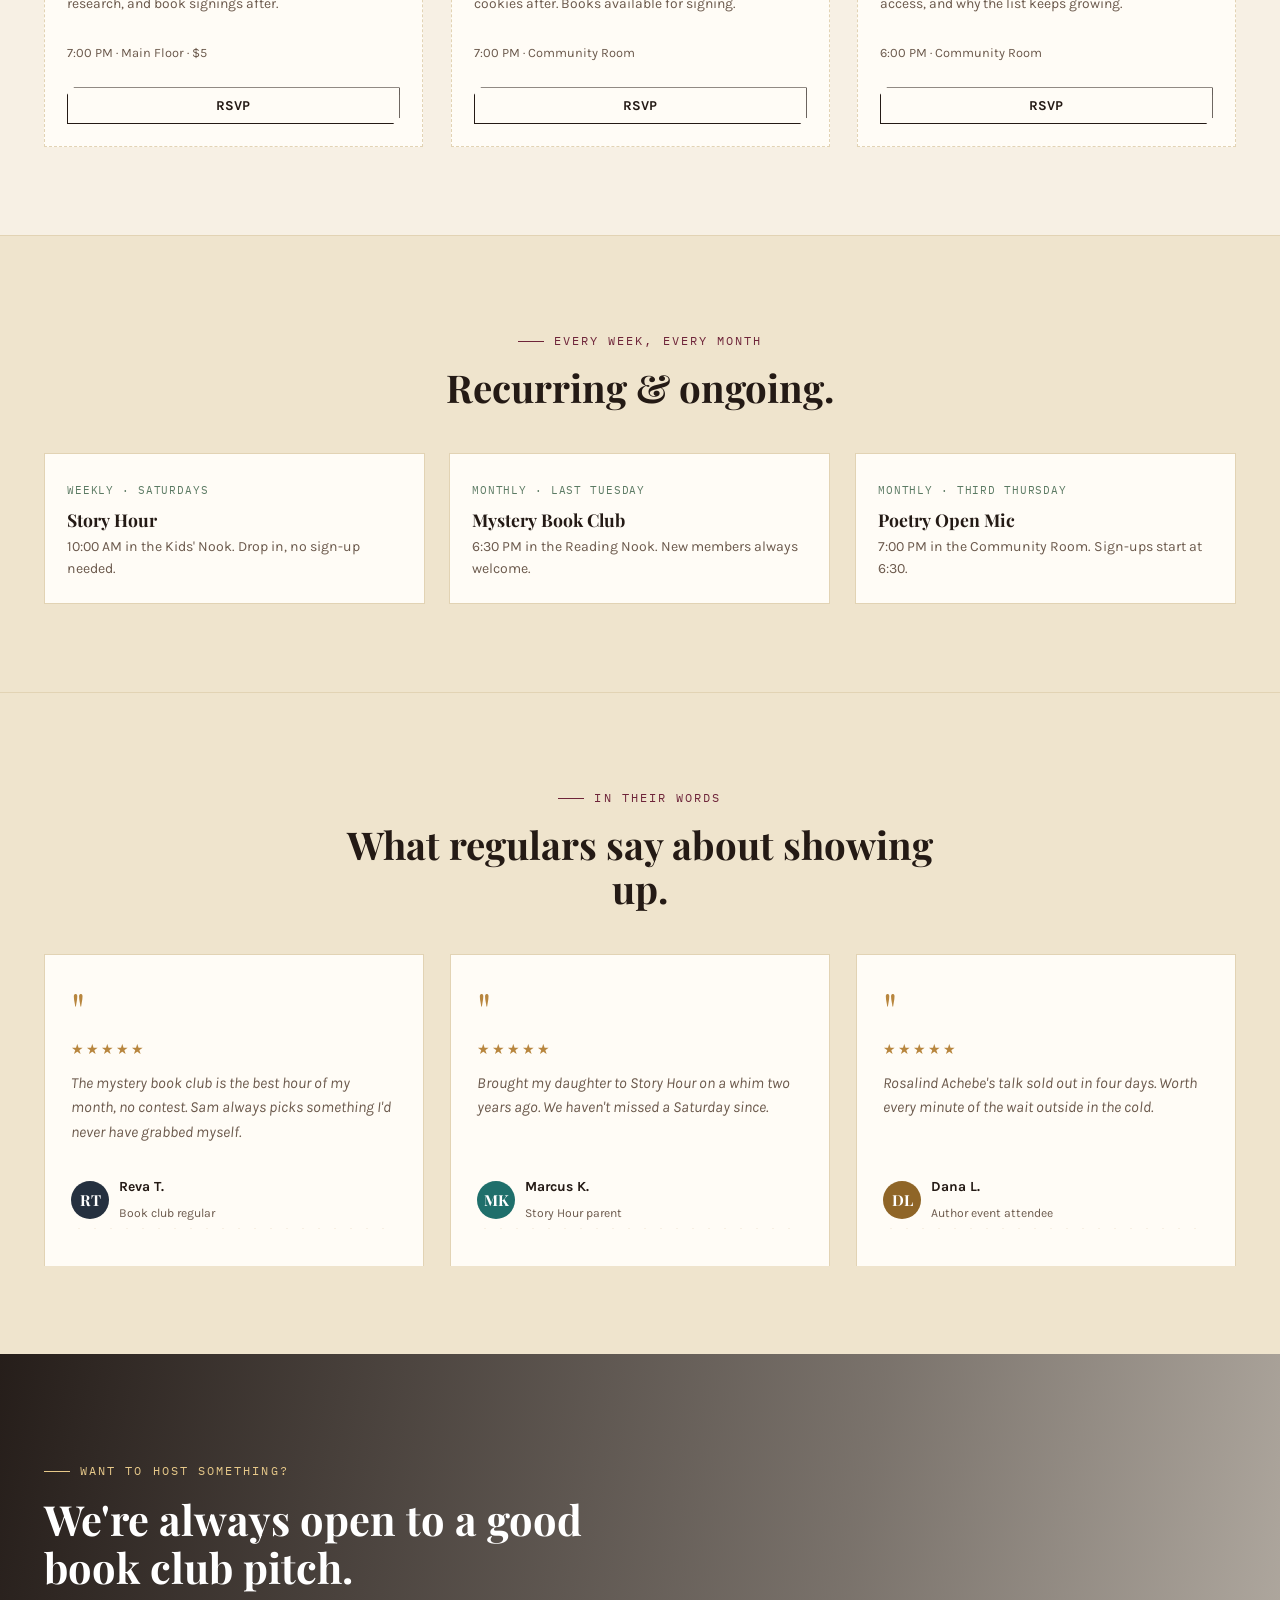
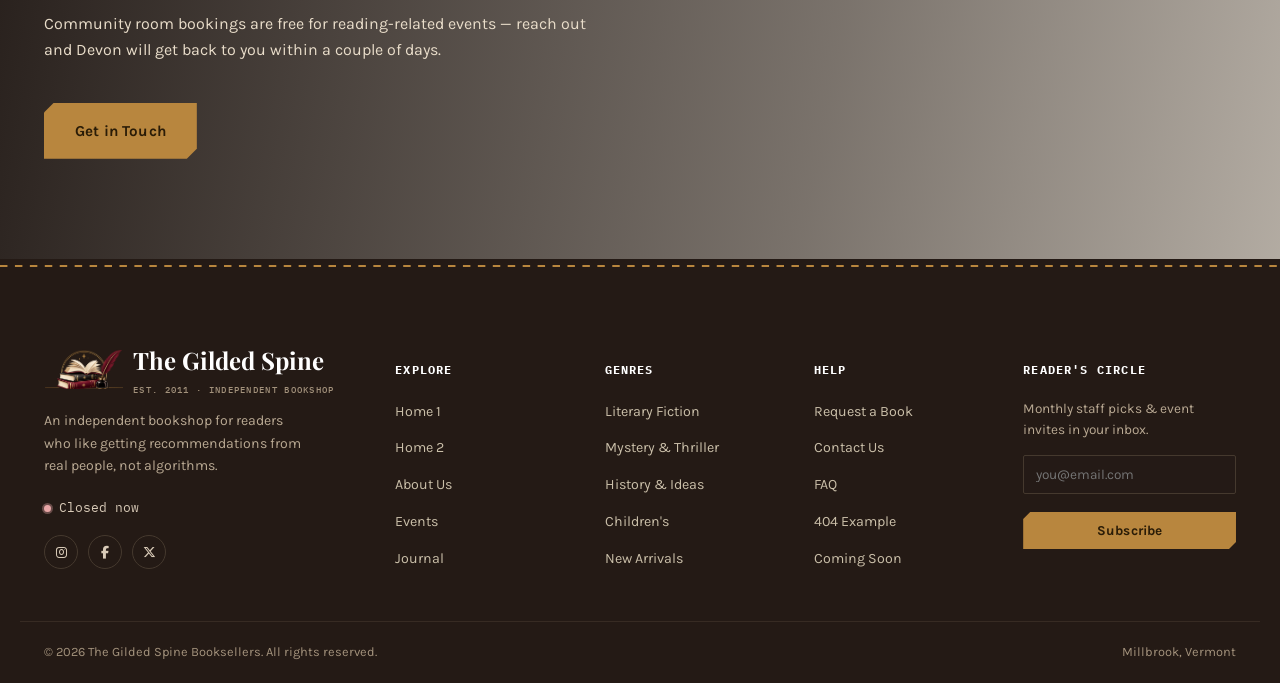
<file: events.html>
<!DOCTYPE html>
<html lang="en" dir="ltr">
<head>
<meta charset="UTF-8">
<meta name="viewport" content="width=device-width, initial-scale=1.0">
<title>Events — The Gilded Spine</title>
<meta name="description" content="Book clubs, open mics, author talks, and story hour — see what's happening this month at The Gilded Spine.">
<link rel="preconnect" href="https://fonts.googleapis.com">
<link rel="preconnect" href="https://fonts.gstatic.com" crossorigin>
<link href="https://fonts.googleapis.com/css2?family=Playfair+Display:wght@600;700;800&family=Karla:wght@400;500;600;700;800&family=IBM+Plex+Mono:wght@500;700&display=swap" rel="stylesheet">
<link rel="stylesheet" href="assets/css/style.css">
<link rel="stylesheet" href="https://cdnjs.cloudflare.com/ajax/libs/font-awesome/6.5.2/css/all.min.css">
<link rel="icon" href="assets/images/favicon.png" type="image/png">
<script>try { if (localStorage.getItem('tgs-dir') === 'rtl') document.documentElement.setAttribute('dir', 'rtl'); } catch (e) {}</script>
</head>
<body>
<script>try { if (localStorage.getItem('tgs-theme') === 'dark') document.body.classList.add('dark'); } catch (e) {}</script>

<a href="#main" class="skip-link">Skip to content</a>
<div class="loader"><div class="loader-mark">The Gilded Spine</div></div>

<div class="utility-bar">
  <div class="container">
    <div class="utility-left">
      <span data-store-status><span class="status-dot"></span> <span data-status-label>Open now</span></span>
      <span>118 Elm Street, Millbrook, VT</span>
      <span>(802) 555-0148</span>
    </div>
  </div>
</div>

<header class="masthead">
  <div class="container masthead-row">
    <div class="masthead-logo">
      <a href="index.html"><img src="assets/images/logo-mark.png" alt="" class="logo-mark"><span class="logo-text">The Gilded Spine<span class="sub">Est. 2011 · Independent Bookshop</span></span></a>
    </div>
    <nav class="nav-cluster" aria-label="Primary navigation">
      <div class="nav-dropdown">
        <button class="nav-dropdown-trigger" type="button" aria-haspopup="true" aria-expanded="false">Home <span class="caret"><i class="fa-solid fa-chevron-down"></i></span></button>
        <div class="nav-dropdown-menu">
          <a href="index.html">Home 1</a>
          <a href="home-2.html">Home 2</a>
        </div>
      </div>
      <a class="nav-link" href="books.html">Books</a>
      <a class="nav-link" href="genres.html">Genres</a>
      <a class="nav-link active" href="events.html">Events</a>
      <a class="nav-link" href="about.html">About</a>
      <a class="nav-link" href="blog.html">Journal</a>
      <a class="nav-link" href="contact.html">Contact</a>
    </nav>
    <div class="masthead-actions">
      <button class="icon-toggle" data-theme-toggle type="button">DARK</button>
      <button class="icon-toggle" data-dir-toggle type="button">RTL</button>
      <a href="special-orders.html" class="btn btn-primary btn-sm request-btn">Request a Book</a>
      <button class="hamburger" type="button" aria-label="Open menu" aria-expanded="false" aria-controls="mobileNav">
        <span></span><span></span><span></span>
      </button>
    </div>
  </div>
</header>

<div class="mobile-nav" id="mobileNav">
  <div class="mobile-nav-top">
    <span class="logo">The Gilded Spine</span>
    <div class="mobile-nav-top-actions">
      <button class="icon-toggle" data-theme-toggle type="button">DARK</button>
      <button class="icon-toggle" data-dir-toggle type="button">RTL</button>
      <button class="mobile-nav-close" type="button" aria-label="Close menu"><i class="fa-solid fa-xmark"></i></button>
    </div>
  </div>
  <nav class="mobile-nav-links" aria-label="Mobile navigation">
    <a href="index.html">Home 1</a>
    <a href="home-2.html">Home 2</a>
    <a href="books.html">Books</a>
    <a href="genres.html">Genres</a>
    <a href="events.html">Events</a>
    <a href="about.html">About</a>
    <a href="blog.html">Journal</a>
    <a href="contact.html">Contact</a>
  </nav>
  <div class="mobile-nav-foot">
    <a href="special-orders.html" class="btn btn-primary btn-block">Request a Book</a>
  </div>
</div>

<main id="main">

  <section class="page-banner" style="text-align:center;">
    <div class="container">
      <div class="breadcrumb" style="justify-content:center;display:flex;"><a href="index.html">Home</a> / Events</div>
      <span class="kicker" style="justify-content:center;">What's On</span>
      <h1 style="margin-left:auto;margin-right:auto;">Something's happening here most weeks.</h1>
      <p class="lead" style="margin-left:auto;margin-right:auto;">Book clubs, open mics, author talks, and a story hour the neighborhood kids have basically claimed as their own. All events are free unless noted.</p>
      <div class="stamp-strip mt-40">
        <div class="stamp-item"><strong data-count-to="42">0</strong><span>Events Last Year</span></div>
        <div class="stamp-item"><strong data-count-to="6">0</strong><span>Recurring Series</span></div>
        <div class="stamp-item"><strong data-count-to="18">0</strong><span>Author Visits</span></div>
        <div class="stamp-item"><strong>Free</strong><span>Most Events</span></div>
      </div>
    </div>
  </section>

  <section>
    <div class="container">
      <div class="ticket-grid">

        <div class="event-ticket reveal">
          <div class="event-thumb" style="background-image:url('https://images.unsplash.com/photo-1497633762265-9d179a990aa6?auto=format&fit=crop&w=700&q=80');">
            <div class="event-date-chip"><span class="day">21</span><span class="mon">Aug</span></div>
          </div>
          <div class="event-body">
            <span class="genre-label">Poetry</span>
            <h3>Poetry Open Mic</h3>
            <p>Bring three poems, yours or borrowed. Sign-ups start at 6:30, first come first read.</p>
            <div class="foot"><span>7:00 PM · Community Room</span></div>
            <button class="btn btn-outline btn-sm mt-24" data-open-modal="#rsvpModal" data-event-name="Poetry Open Mic">RSVP</button>
          </div>
        </div>

        <div class="event-ticket reveal">
          <div class="event-thumb" style="background-image:url('https://images.unsplash.com/photo-1516979187457-637abb4f9353?auto=format&fit=crop&w=700&q=80');">
            <div class="event-date-chip"><span class="day">27</span><span class="mon">Aug</span></div>
          </div>
          <div class="event-body">
            <span class="genre-label">Mystery &amp; Thriller</span>
            <h3>Mystery Book Club: The Last Ferry to Greywater</h3>
            <p>Monthly discussion — this round we're arguing about that ending. Newcomers always welcome.</p>
            <div class="foot"><span>6:30 PM · Reading Nook</span></div>
            <button class="btn btn-outline btn-sm mt-24" data-open-modal="#rsvpModal" data-event-name="Mystery Book Club">RSVP</button>
          </div>
        </div>

        <div class="event-ticket reveal">
          <div class="event-thumb" style="background-image:url('https://images.unsplash.com/photo-1585779034823-7e9ac8faec70?auto=format&fit=crop&w=700&q=80');">
            <div class="event-date-chip"><span class="day">30</span><span class="mon">Aug</span></div>
          </div>
          <div class="event-body">
            <span class="genre-label">Children's</span>
            <h3>Story Hour for Little Readers</h3>
            <p>Ages 3–7. Priya reads two picture books and leads a short craft after. Free, drop-in.</p>
            <div class="foot"><span>10:00 AM · Kids' Nook</span></div>
            <button class="btn btn-outline btn-sm mt-24" data-open-modal="#rsvpModal" data-event-name="Story Hour for Little Readers">RSVP</button>
          </div>
        </div>

        <div class="event-ticket reveal">
          <div class="event-thumb" style="background-image:url('https://images.unsplash.com/photo-1497015289639-54688650d173?auto=format&fit=crop&w=700&q=80');">
            <div class="event-date-chip"><span class="day">05</span><span class="mon">Sep</span></div>
          </div>
          <div class="event-body">
            <span class="genre-label">Author Talk</span>
            <h3>An Evening with Rosalind Achebe</h3>
            <p>The author of <em>Salt, Smoke &amp; Empire</em> talks trade routes, research, and book signings after.</p>
            <div class="foot"><span>7:00 PM · Main Floor · $5</span></div>
            <button class="btn btn-outline btn-sm mt-24" data-open-modal="#rsvpModal" data-event-name="An Evening with Rosalind Achebe">RSVP</button>
          </div>
        </div>

        <div class="event-ticket reveal">
          <div class="event-thumb" style="background-image:url('https://images.unsplash.com/photo-1471107340929-a87cd0f5b5f3?auto=format&fit=crop&w=700&q=80');">
            <div class="event-date-chip"><span class="day">12</span><span class="mon">Sep</span></div>
          </div>
          <div class="event-body">
            <span class="genre-label">Poetry</span>
            <h3>Local Poets Reading Night</h3>
            <p>Four Vermont poets, twenty minutes each, cider and cookies after. Books available for signing.</p>
            <div class="foot"><span>7:00 PM · Community Room</span></div>
            <button class="btn btn-outline btn-sm mt-24" data-open-modal="#rsvpModal" data-event-name="Local Poets Reading Night">RSVP</button>
          </div>
        </div>

        <div class="event-ticket reveal">
          <div class="event-thumb" style="background-image:url('https://images.unsplash.com/photo-1483736762161-1d107f3c78e1?auto=format&fit=crop&w=700&q=80');">
            <div class="event-date-chip"><span class="day">21</span><span class="mon">Sep</span></div>
          </div>
          <div class="event-body">
            <span class="genre-label">Panel Discussion</span>
            <h3>Banned Books Week Panel</h3>
            <p>Local librarians and educators discuss censorship, access, and why the list keeps growing.</p>
            <div class="foot"><span>6:00 PM · Community Room</span></div>
            <button class="btn btn-outline btn-sm mt-24" data-open-modal="#rsvpModal" data-event-name="Banned Books Week Panel">RSVP</button>
          </div>
        </div>

      </div>
    </div>
  </section>

  <section style="background:var(--surface-2);border-top:1px solid var(--border);">
    <div class="container">
      <div class="section-head center reveal-fade">
        <span class="kicker" style="justify-content:center;">Every Week, Every Month</span>
        <h2>Recurring &amp; ongoing.</h2>
      </div>
      <div class="team-grid team-grid-3">
        <div class="library-card reveal" style="padding:22px;">
          <span class="role" style="color:var(--sage);font-family:var(--font-mono);font-size:.68rem;text-transform:uppercase;letter-spacing:.08em;">Weekly · Saturdays</span>
          <h3 style="font-size:1.1rem;margin:8px 0 6px;">Story Hour</h3>
          <p class="text-soft" style="font-size:.88rem;margin:0;">10:00 AM in the Kids' Nook. Drop in, no sign-up needed.</p>
        </div>
        <div class="library-card reveal" style="padding:22px;">
          <span class="role" style="color:var(--sage);font-family:var(--font-mono);font-size:.68rem;text-transform:uppercase;letter-spacing:.08em;">Monthly · Last Tuesday</span>
          <h3 style="font-size:1.1rem;margin:8px 0 6px;">Mystery Book Club</h3>
          <p class="text-soft" style="font-size:.88rem;margin:0;">6:30 PM in the Reading Nook. New members always welcome.</p>
        </div>
        <div class="library-card reveal" style="padding:22px;">
          <span class="role" style="color:var(--sage);font-family:var(--font-mono);font-size:.68rem;text-transform:uppercase;letter-spacing:.08em;">Monthly · Third Thursday</span>
          <h3 style="font-size:1.1rem;margin:8px 0 6px;">Poetry Open Mic</h3>
          <p class="text-soft" style="font-size:.88rem;margin:0;">7:00 PM in the Community Room. Sign-ups start at 6:30.</p>
        </div>
      </div>
    </div>
  </section>

  <section style="background:var(--surface-2);border-top:1px solid var(--border);">
    <div class="container">
      <div class="section-head center reveal-fade">
        <span class="kicker">In Their Words</span>
        <h2>What regulars say about showing up.</h2>
      </div>
      <div class="quote-grid">
        <div class="quote-card reveal-fade">
          <span class="mark">"</span>
          <div class="stars">★★★★★</div>
          <blockquote>The mystery book club is the best hour of my month, no contest. Sam always picks something I'd never have grabbed myself.</blockquote>
          <div class="byline"><span class="avatar" style="background:#25303f;">RT</span><div><strong>Reva T.</strong><span>Book club regular</span></div></div>
        </div>
        <div class="quote-card reveal-fade">
          <span class="mark">"</span>
          <div class="stars">★★★★★</div>
          <blockquote>Brought my daughter to Story Hour on a whim two years ago. We haven't missed a Saturday since.</blockquote>
          <div class="byline"><span class="avatar" style="background:#1f6f6b;">MK</span><div><strong>Marcus K.</strong><span>Story Hour parent</span></div></div>
        </div>
        <div class="quote-card reveal-fade">
          <span class="mark">"</span>
          <div class="stars">★★★★★</div>
          <blockquote>Rosalind Achebe's talk sold out in four days. Worth every minute of the wait outside in the cold.</blockquote>
          <div class="byline"><span class="avatar" style="background:#8f6527;">DL</span><div><strong>Dana L.</strong><span>Author event attendee</span></div></div>
        </div>
      </div>
    </div>
  </section>

  <section class="band-photo" style="background-image:url('https://images.unsplash.com/photo-1519791883288-dc8bd696e667?auto=format&fit=crop&w=1800&q=80');">
    <div class="container">
      <div class="inner reveal-fade">
        <span class="kicker">Want to Host Something?</span>
        <h2>We're always open to a good book club pitch.</h2>
        <p>Community room bookings are free for reading-related events — reach out and Devon will get back to you within a couple of days.</p>
        <a href="contact.html" class="btn btn-gold mt-24">Get in Touch</a>
      </div>
    </div>
  </section>

</main>

<!-- RSVP Modal — styled as a ticket confirmation -->
<div class="modal-backdrop" id="rsvpModal">
  <div class="modal-box" role="dialog" aria-modal="true" aria-labelledby="rsvpTitle">
    <button class="modal-close" aria-label="Close"><i class="fa-solid fa-xmark"></i></button>
    <span class="kicker">RSVP</span>
    <h3 id="rsvpTitle">Reserve a spot: <span data-modal-event-name>Event</span></h3>
    <form data-validate data-success-target="#rsvpSuccess" novalidate style="margin-top:16px;">
      <div class="field">
        <label for="rsvpName">Full name <span class="req">*</span></label>
        <input id="rsvpName" type="text" required minlength="2" placeholder="Your name">
        <span class="field-error" role="alert">Enter your name.</span>
      </div>
      <div class="field">
        <label for="rsvpEmail">Email address <span class="req">*</span></label>
        <input id="rsvpEmail" type="email" required placeholder="you@email.com">
        <span class="field-error" role="alert">Enter a valid email address.</span>
      </div>
      <div class="field">
        <label for="rsvpGuests">Number of guests</label>
        <select id="rsvpGuests"><option>Just me</option><option>+1</option><option>+2</option><option>+3</option></select>
      </div>
      <button type="submit" class="btn btn-primary btn-block">Confirm RSVP</button>
    </form>
    <div class="form-success" id="rsvpSuccess">
      <div class="icon">✓</div>
      <h3>You're on the list.</h3>
      <p class="text-soft">See you there — we'll save you a seat.</p>
    </div>
  </div>
</div>

<footer class="site-footer">
  <svg class="stitch-divider" viewBox="0 0 1200 14" preserveAspectRatio="none" aria-hidden="true"><path d="M0 7 H1200"/></svg>
  <div class="container footer-top">
    <div class="brand-block">
      <a href="index.html" class="logo"><img src="assets/images/logo-mark.png" alt="" class="logo-mark"><span class="logo-text">The Gilded Spine<span class="sub">Est. 2011 · Independent Bookshop</span></span></a>
      <p>An independent bookshop for readers who like getting recommendations from real people, not algorithms.</p>
      <span class="footer-status" data-store-status><span class="status-dot"></span> <span data-status-label>Open now</span></span>
      <div class="footer-social">
        <a href="#" aria-label="Instagram"><i class="fa-brands fa-instagram"></i></a>
        <a href="#" aria-label="Facebook"><i class="fa-brands fa-facebook-f"></i></a>
        <a href="#" aria-label="X / Twitter"><i class="fa-brands fa-x-twitter"></i></a>
      </div>
    </div>
    <div>
      <h5>Explore</h5>
      <ul>
        <li><a href="index.html">Home 1</a></li>
        <li><a href="home-2.html">Home 2</a></li>
        <li><a href="about.html">About Us</a></li>
        <li><a href="events.html">Events</a></li>
        <li><a href="blog.html">Journal</a></li>
      </ul>
    </div>
    <div>
      <h5>Genres</h5>
      <ul>
        <li><a href="books.html#literary-fiction">Literary Fiction</a></li>
        <li><a href="books.html#mystery-thriller">Mystery &amp; Thriller</a></li>
        <li><a href="books.html#history-ideas">History &amp; Ideas</a></li>
        <li><a href="books.html#childrens">Children's</a></li>
        <li><a href="books.html#new-arrivals">New Arrivals</a></li>
      </ul>
    </div>
    <div>
      <h5>Help</h5>
      <ul>
        <li><a href="special-orders.html">Request a Book</a></li>
        <li><a href="contact.html">Contact Us</a></li>
        <li><a href="contact.html#faq">FAQ</a></li>
        <li><a href="404.html">404 Example</a></li>
        <li><a href="coming-soon.html">Coming Soon</a></li>
      </ul>
    </div>
    <div class="footer-newsletter">
      <h5>Reader's Circle</h5>
      <p style="font-size:.85rem;color:#b9a993;margin-bottom:14px;">Monthly staff picks &amp; event invites in your inbox.</p>
      <form data-validate data-success-target="#footerFormSuccess" novalidate>
        <div class="field" style="margin-bottom:8px;">
          <input type="email" required placeholder="you@email.com" aria-label="Email address">
          <span class="field-error" role="alert">Enter a valid email address.</span>
        </div>
        <button type="submit" class="btn btn-gold btn-sm btn-block">Subscribe</button>
      </form>
      <p id="footerFormSuccess" class="form-success" style="padding:10px 0;font-size:.85rem;color:#d9cbb8;">Thanks — check your inbox to confirm.</p>
    </div>
  </div>
  <div class="container footer-bottom">
    <span>© 2026 The Gilded Spine Booksellers. All rights reserved.</span>
    <span>Millbrook, Vermont</span>
  </div>
</footer>

<button class="to-top" aria-label="Back to top" type="button"><i class="fa-solid fa-arrow-up"></i></button>
<script src="assets/js/main.js" defer></script>
</body>
</html>
</file>
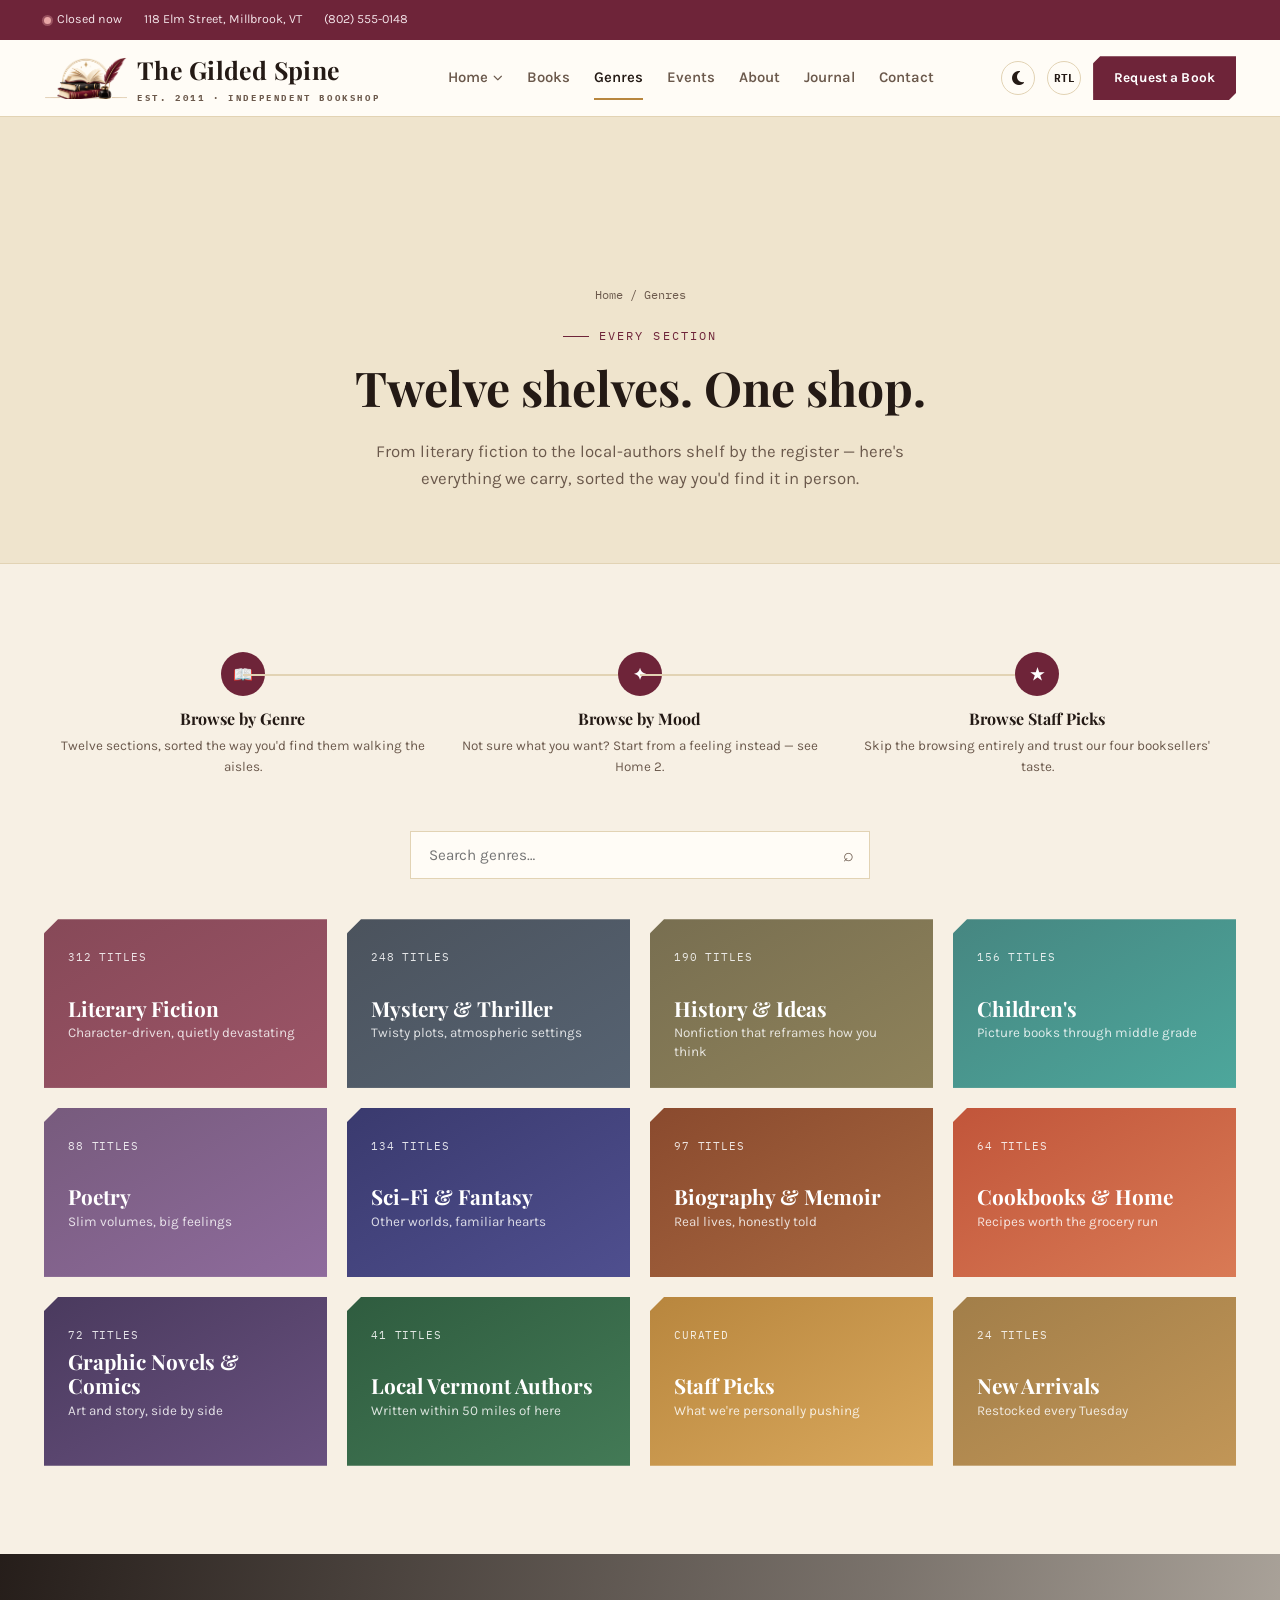
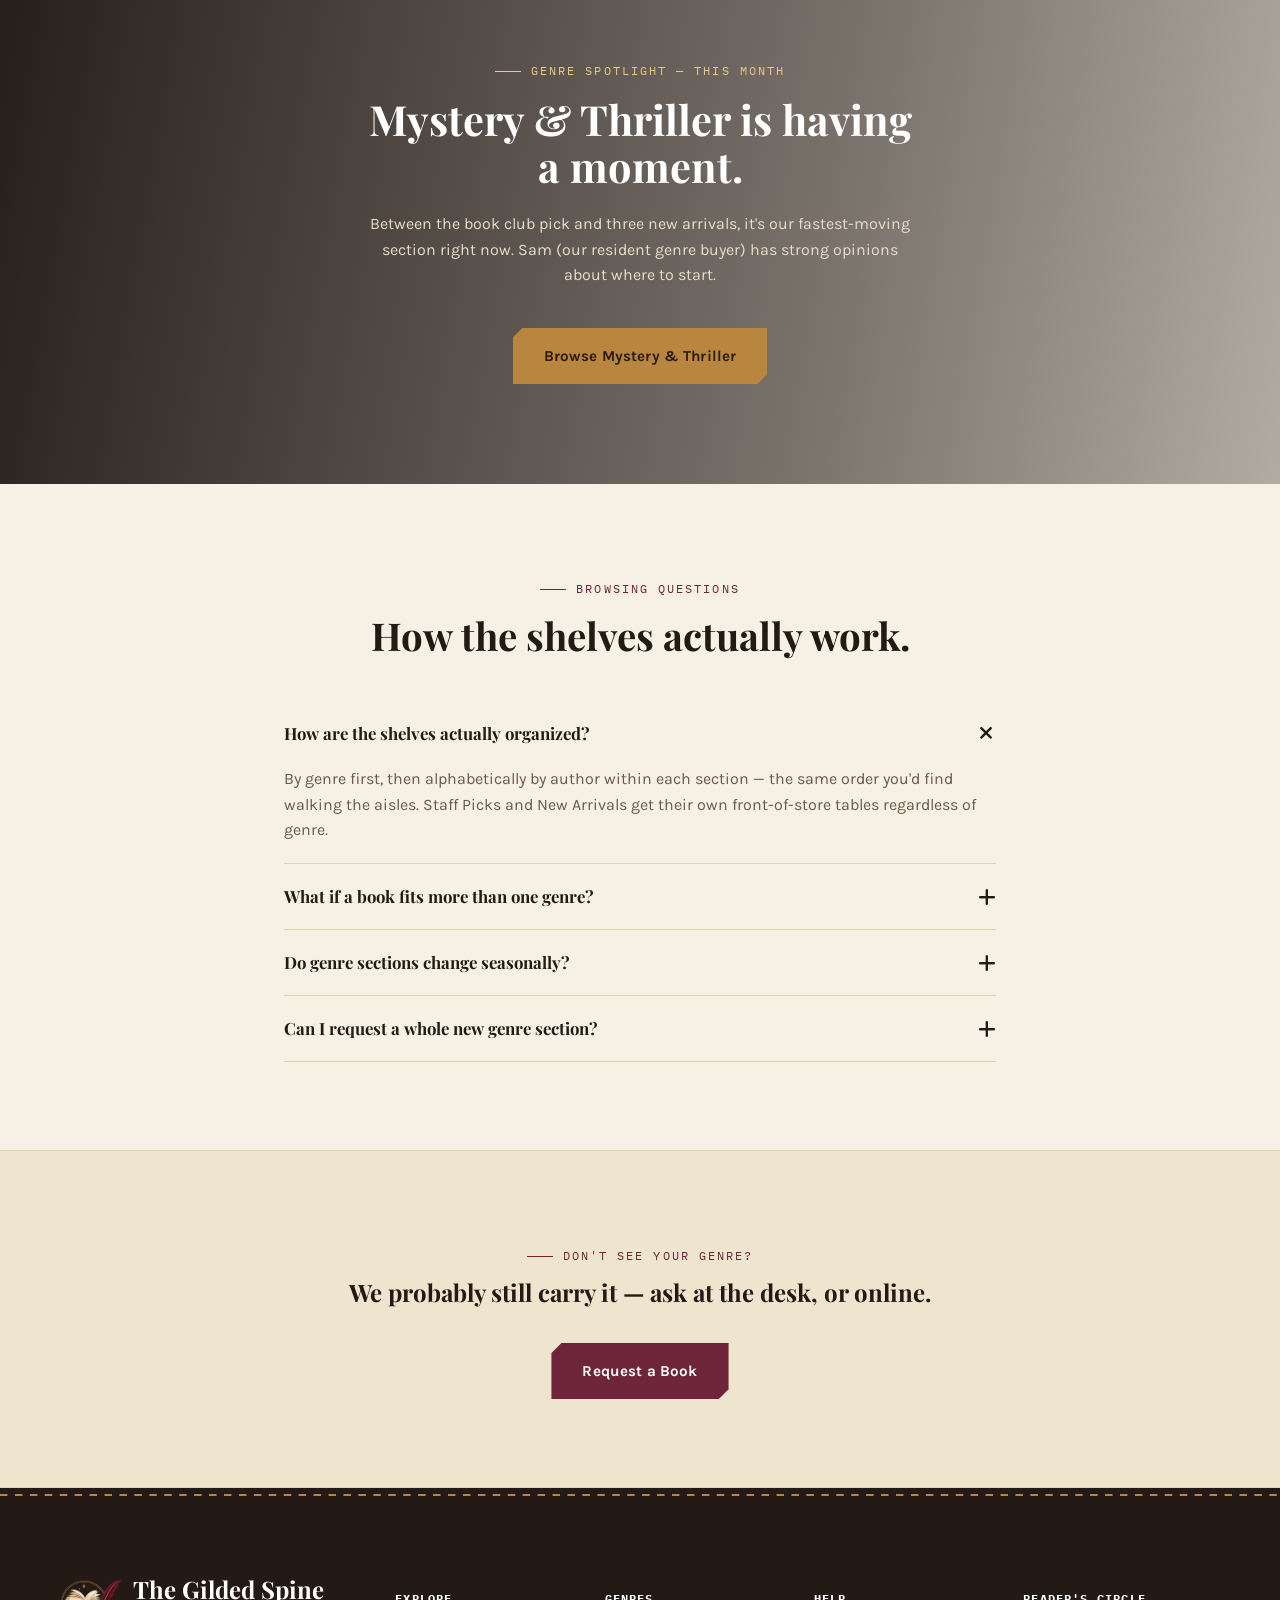
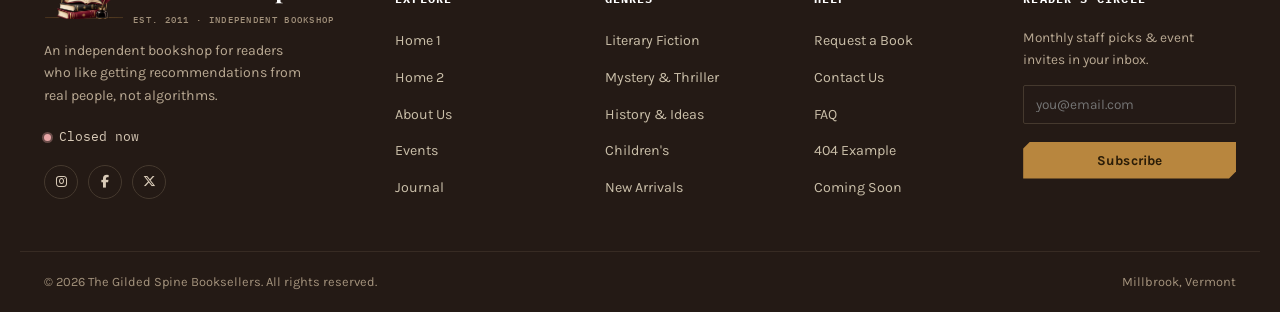
<file: genres.html>
<!DOCTYPE html>
<html lang="en" dir="ltr">
<head>
<meta charset="UTF-8">
<meta name="viewport" content="width=device-width, initial-scale=1.0">
<title>Genres — The Gilded Spine</title>
<meta name="description" content="Every section in the shop, from literary fiction to local Vermont authors — browse The Gilded Spine's full genre catalog.">
<link rel="preconnect" href="https://fonts.googleapis.com">
<link rel="preconnect" href="https://fonts.gstatic.com" crossorigin>
<link href="https://fonts.googleapis.com/css2?family=Playfair+Display:wght@600;700;800&family=Karla:wght@400;500;600;700;800&family=IBM+Plex+Mono:wght@500;700&display=swap" rel="stylesheet">
<link rel="stylesheet" href="assets/css/style.css">
<link rel="stylesheet" href="https://cdnjs.cloudflare.com/ajax/libs/font-awesome/6.5.2/css/all.min.css">
<link rel="icon" href="assets/images/favicon.png" type="image/png">
<script>try { if (localStorage.getItem('tgs-dir') === 'rtl') document.documentElement.setAttribute('dir', 'rtl'); } catch (e) {}</script>
</head>
<body>
<script>try { if (localStorage.getItem('tgs-theme') === 'dark') document.body.classList.add('dark'); } catch (e) {}</script>

<a href="#main" class="skip-link">Skip to content</a>
<div class="loader"><div class="loader-mark">The Gilded Spine</div></div>

<div class="utility-bar">
  <div class="container">
    <div class="utility-left">
      <span data-store-status><span class="status-dot"></span> <span data-status-label>Open now</span></span>
      <span>118 Elm Street, Millbrook, VT</span>
      <span>(802) 555-0148</span>
    </div>
  </div>
</div>

<header class="masthead">
  <div class="container masthead-row">
    <div class="masthead-logo">
      <a href="index.html"><img src="assets/images/logo-mark.png" alt="" class="logo-mark"><span class="logo-text">The Gilded Spine<span class="sub">Est. 2011 · Independent Bookshop</span></span></a>
    </div>
    <nav class="nav-cluster" aria-label="Primary navigation">
      <div class="nav-dropdown">
        <button class="nav-dropdown-trigger" type="button" aria-haspopup="true" aria-expanded="false">Home <span class="caret"><i class="fa-solid fa-chevron-down"></i></span></button>
        <div class="nav-dropdown-menu">
          <a href="index.html">Home 1</a>
          <a href="home-2.html">Home 2</a>
        </div>
      </div>
      <a class="nav-link" href="books.html">Books</a>
      <a class="nav-link active" href="genres.html">Genres</a>
      <a class="nav-link" href="events.html">Events</a>
      <a class="nav-link" href="about.html">About</a>
      <a class="nav-link" href="blog.html">Journal</a>
      <a class="nav-link" href="contact.html">Contact</a>
    </nav>
    <div class="masthead-actions">
      <button class="icon-toggle" data-theme-toggle type="button">DARK</button>
      <button class="icon-toggle" data-dir-toggle type="button">RTL</button>
      <a href="special-orders.html" class="btn btn-primary btn-sm request-btn">Request a Book</a>
      <button class="hamburger" type="button" aria-label="Open menu" aria-expanded="false" aria-controls="mobileNav">
        <span></span><span></span><span></span>
      </button>
    </div>
  </div>
</header>

<div class="mobile-nav" id="mobileNav">
  <div class="mobile-nav-top">
    <span class="logo">The Gilded Spine</span>
    <div class="mobile-nav-top-actions">
      <button class="icon-toggle" data-theme-toggle type="button">DARK</button>
      <button class="icon-toggle" data-dir-toggle type="button">RTL</button>
      <button class="mobile-nav-close" type="button" aria-label="Close menu"><i class="fa-solid fa-xmark"></i></button>
    </div>
  </div>
  <nav class="mobile-nav-links" aria-label="Mobile navigation">
    <a href="index.html">Home 1</a>
    <a href="home-2.html">Home 2</a>
    <a href="books.html">Books</a>
    <a href="genres.html">Genres</a>
    <a href="events.html">Events</a>
    <a href="about.html">About</a>
    <a href="blog.html">Journal</a>
    <a href="contact.html">Contact</a>
  </nav>
  <div class="mobile-nav-foot">
    <a href="special-orders.html" class="btn btn-primary btn-block">Request a Book</a>
  </div>
</div>

<main id="main">

  <section class="page-banner" style="text-align:center;">
    <div class="container">
      <div class="breadcrumb" style="justify-content:center;display:flex;"><a href="index.html">Home</a>&nbsp;/&nbsp;Genres</div>
      <span class="kicker" style="justify-content:center;">Every Section</span>
      <h1 style="margin-left:auto;margin-right:auto;">Twelve shelves. One shop.</h1>
      <p class="lead" style="margin-left:auto;margin-right:auto;">From literary fiction to the local-authors shelf by the register — here's everything we carry, sorted the way you'd find it in person.</p>
    </div>
  </section>

  <section style="padding-bottom:20px;">
    <div class="container">
      <div class="stepper">
        <div class="step reveal-fade"><span class="step-num">📖</span><h4>Browse by Genre</h4><p>Twelve sections, sorted the way you'd find them walking the aisles.</p></div>
        <div class="step reveal-fade"><span class="step-num">✦</span><h4>Browse by Mood</h4><p>Not sure what you want? Start from a feeling instead — see Home 2.</p></div>
        <div class="step reveal-fade"><span class="step-num">★</span><h4>Browse Staff Picks</h4><p>Skip the browsing entirely and trust our four booksellers' taste.</p></div>
      </div>
    </div>
  </section>

  <section style="padding-top:20px;">
    <div class="container">
      <div class="genre-search reveal-fade">
        <input type="search" data-genre-search placeholder="Search genres…" aria-label="Search genres">
      </div>
      <div class="drawer-grid drawer-grid-4">
        <a href="books.html#literary-fiction" class="drawer-tab reveal-fade" data-genre-tile style="background-image:linear-gradient(150deg,rgba(110,36,57,.82),rgba(140,58,82,.85)),url('https://images.unsplash.com/photo-1490633874781-1c63cc424610?auto=format&fit=crop&w=500&q=65');background-size:cover;background-position:center;"><span class="tag">312 titles</span><h3>Literary Fiction</h3><p>Character-driven, quietly devastating</p></a>
        <a href="books.html#mystery-thriller" class="drawer-tab reveal-fade" data-genre-tile style="background-image:linear-gradient(150deg,rgba(37,48,63,.82),rgba(58,74,94,.85)),url('https://images.unsplash.com/photo-1495446815901-a7297e633e8d?auto=format&fit=crop&w=500&q=65');background-size:cover;background-position:center;"><span class="tag">248 titles</span><h3>Mystery &amp; Thriller</h3><p>Twisty plots, atmospheric settings</p></a>
        <a href="books.html#history-ideas" class="drawer-tab reveal-fade" data-genre-tile style="background-image:linear-gradient(150deg,rgba(92,82,48,.82),rgba(124,111,66,.85)),url('https://images.unsplash.com/photo-1524995997946-a1c2e315a42f?auto=format&fit=crop&w=500&q=65');background-size:cover;background-position:center;"><span class="tag">190 titles</span><h3>History &amp; Ideas</h3><p>Nonfiction that reframes how you think</p></a>
        <a href="books.html#childrens" class="drawer-tab reveal-fade" data-genre-tile style="background-image:linear-gradient(150deg,rgba(31,111,107,.82),rgba(47,154,143,.85)),url('https://images.unsplash.com/photo-1585779034823-7e9ac8faec70?auto=format&fit=crop&w=500&q=65');background-size:cover;background-position:center;"><span class="tag">156 titles</span><h3>Children's</h3><p>Picture books through middle grade</p></a>
        <a href="books.html#poetry" class="drawer-tab reveal-fade" data-genre-tile style="background-image:linear-gradient(150deg,rgba(91,58,102,.82),rgba(124,84,144,.85)),url('https://images.unsplash.com/photo-1519791883288-dc8bd696e667?auto=format&fit=crop&w=500&q=65');background-size:cover;background-position:center;"><span class="tag">88 titles</span><h3>Poetry</h3><p>Slim volumes, big feelings</p></a>
        <a href="genres.html" class="drawer-tab reveal-fade" data-genre-tile style="background:linear-gradient(150deg,#3a3a6e,#4f4f8f);"><span class="tag">134 titles</span><h3>Sci-Fi &amp; Fantasy</h3><p>Other worlds, familiar hearts</p></a>
        <a href="genres.html" class="drawer-tab reveal-fade" data-genre-tile style="background:linear-gradient(150deg,#8a4a2e,#a86840);"><span class="tag">97 titles</span><h3>Biography &amp; Memoir</h3><p>Real lives, honestly told</p></a>
        <a href="genres.html" class="drawer-tab reveal-fade" data-genre-tile style="background:linear-gradient(150deg,#c1553a,#d97a55);"><span class="tag">64 titles</span><h3>Cookbooks &amp; Home</h3><p>Recipes worth the grocery run</p></a>
        <a href="genres.html" class="drawer-tab reveal-fade" data-genre-tile style="background:linear-gradient(150deg,#4a3a5e,#69517f);"><span class="tag">72 titles</span><h3>Graphic Novels &amp; Comics</h3><p>Art and story, side by side</p></a>
        <a href="genres.html" class="drawer-tab reveal-fade" data-genre-tile style="background:linear-gradient(150deg,#2f5c3f,#437a56);"><span class="tag">41 titles</span><h3>Local Vermont Authors</h3><p>Written within 50 miles of here</p></a>
        <a href="index.html#staff-picks" class="drawer-tab reveal-fade" data-genre-tile style="background:linear-gradient(150deg,#b8863e,#d9a85c);"><span class="tag">Curated</span><h3>Staff Picks</h3><p>What we're personally pushing</p></a>
        <a href="books.html#new-arrivals" class="drawer-tab reveal-fade" data-genre-tile style="background-image:linear-gradient(150deg,rgba(143,101,39,.82),rgba(184,134,62,.85)),url('https://images.unsplash.com/photo-1516979187457-637abb4f9353?auto=format&fit=crop&w=500&q=65');background-size:cover;background-position:center;"><span class="tag">24 titles</span><h3>New Arrivals</h3><p>Restocked every Tuesday</p></a>
      </div>
    </div>
  </section>

  <section class="band-photo" style="background-image:url('https://images.unsplash.com/photo-1495446815901-a7297e633e8d?auto=format&fit=crop&w=1800&q=80');text-align:center;">
    <div class="container">
      <div class="inner reveal-fade" style="margin-left:auto;margin-right:auto;">
        <span class="kicker" style="justify-content:center;">Genre Spotlight — This Month</span>
        <h2>Mystery &amp; Thriller is having a moment.</h2>
        <p>Between the book club pick and three new arrivals, it's our fastest-moving section right now. Sam (our resident genre buyer) has strong opinions about where to start.</p>
        <a href="books.html#mystery-thriller" class="btn btn-gold mt-24">Browse Mystery &amp; Thriller</a>
      </div>
    </div>
  </section>

  <section>
    <div class="container wrap-narrow">
      <div class="section-head center reveal-fade">
        <span class="kicker">Browsing Questions</span>
        <h2>How the shelves actually work.</h2>
      </div>
      <div class="accordion">
        <div class="accordion-item">
          <button class="accordion-btn" aria-expanded="true" aria-controls="gfaq1">How are the shelves actually organized?<span class="plus"><i class="fa-solid fa-plus"></i></span></button>
          <div class="accordion-panel" id="gfaq1" style="max-height:200px;">
            <p>By genre first, then alphabetically by author within each section — the same order you'd find walking the aisles. Staff Picks and New Arrivals get their own front-of-store tables regardless of genre.</p>
          </div>
        </div>
        <div class="accordion-item">
          <button class="accordion-btn" aria-expanded="false" aria-controls="gfaq2">What if a book fits more than one genre?<span class="plus"><i class="fa-solid fa-plus"></i></span></button>
          <div class="accordion-panel" id="gfaq2">
            <p>We pick the section a browser is most likely to check first, and cross-reference it on our shelf-talker cards. If you're not sure where something lives, the search bar on the Books page checks every section at once.</p>
          </div>
        </div>
        <div class="accordion-item">
          <button class="accordion-btn" aria-expanded="false" aria-controls="gfaq3">Do genre sections change seasonally?<span class="plus"><i class="fa-solid fa-plus"></i></span></button>
          <div class="accordion-panel" id="gfaq3">
            <p>The core twelve stay put, but the featured end-caps rotate — cookbooks grow every November, and the poetry table doubles in size for National Poetry Month each April.</p>
          </div>
        </div>
        <div class="accordion-item">
          <button class="accordion-btn" aria-expanded="false" aria-controls="gfaq4">Can I request a whole new genre section?<span class="plus"><i class="fa-solid fa-plus"></i></span></button>
          <div class="accordion-panel" id="gfaq4">
            <p>We've added two this way — Graphic Novels started as a single shared shelf with Sci-Fi before enough requests split it out. Tell any bookseller at the register, or mention it on the request form.</p>
          </div>
        </div>
      </div>
    </div>
  </section>

  <section class="order-band">
    <div class="container" style="text-align:center;">
      <span class="kicker">Don't See Your Genre?</span>
      <h2>We probably still carry it — ask at the desk, or online.</h2>
      <a href="special-orders.html" class="btn btn-primary mt-24">Request a Book</a>
    </div>
  </section>

</main>

<footer class="site-footer">
  <svg class="stitch-divider" viewBox="0 0 1200 14" preserveAspectRatio="none" aria-hidden="true"><path d="M0 7 H1200"/></svg>
  <div class="container footer-top">
    <div class="brand-block">
      <a href="index.html" class="logo"><img src="assets/images/logo-mark.png" alt="" class="logo-mark"><span class="logo-text">The Gilded Spine<span class="sub">Est. 2011 · Independent Bookshop</span></span></a>
      <p>An independent bookshop for readers who like getting recommendations from real people, not algorithms.</p>
      <span class="footer-status" data-store-status><span class="status-dot"></span> <span data-status-label>Open now</span></span>
      <div class="footer-social">
        <a href="#" aria-label="Instagram"><i class="fa-brands fa-instagram"></i></a>
        <a href="#" aria-label="Facebook"><i class="fa-brands fa-facebook-f"></i></a>
        <a href="#" aria-label="X / Twitter"><i class="fa-brands fa-x-twitter"></i></a>
      </div>
    </div>
    <div>
      <h5>Explore</h5>
      <ul>
        <li><a href="index.html">Home 1</a></li>
        <li><a href="home-2.html">Home 2</a></li>
        <li><a href="about.html">About Us</a></li>
        <li><a href="events.html">Events</a></li>
        <li><a href="blog.html">Journal</a></li>
      </ul>
    </div>
    <div>
      <h5>Genres</h5>
      <ul>
        <li><a href="books.html#literary-fiction">Literary Fiction</a></li>
        <li><a href="books.html#mystery-thriller">Mystery &amp; Thriller</a></li>
        <li><a href="books.html#history-ideas">History &amp; Ideas</a></li>
        <li><a href="books.html#childrens">Children's</a></li>
        <li><a href="books.html#new-arrivals">New Arrivals</a></li>
      </ul>
    </div>
    <div>
      <h5>Help</h5>
      <ul>
        <li><a href="special-orders.html">Request a Book</a></li>
        <li><a href="contact.html">Contact Us</a></li>
        <li><a href="contact.html#faq">FAQ</a></li>
        <li><a href="404.html">404 Example</a></li>
        <li><a href="coming-soon.html">Coming Soon</a></li>
      </ul>
    </div>
    <div class="footer-newsletter">
      <h5>Reader's Circle</h5>
      <p style="font-size:.85rem;color:#b9a993;margin-bottom:14px;">Monthly staff picks &amp; event invites in your inbox.</p>
      <form data-validate data-success-target="#footerFormSuccess" novalidate>
        <div class="field" style="margin-bottom:8px;">
          <input type="email" required placeholder="you@email.com" aria-label="Email address">
          <span class="field-error" role="alert">Enter a valid email address.</span>
        </div>
        <button type="submit" class="btn btn-gold btn-sm btn-block">Subscribe</button>
      </form>
      <p id="footerFormSuccess" class="form-success" style="padding:10px 0;font-size:.85rem;color:#d9cbb8;">Thanks — check your inbox to confirm.</p>
    </div>
  </div>
  <div class="container footer-bottom">
    <span>© 2026 The Gilded Spine Booksellers. All rights reserved.</span>
    <span>Millbrook, Vermont</span>
  </div>
</footer>

<button class="to-top" aria-label="Back to top" type="button"><i class="fa-solid fa-arrow-up"></i></button>
<script src="assets/js/main.js" defer></script>
</body>
</html>
</file>
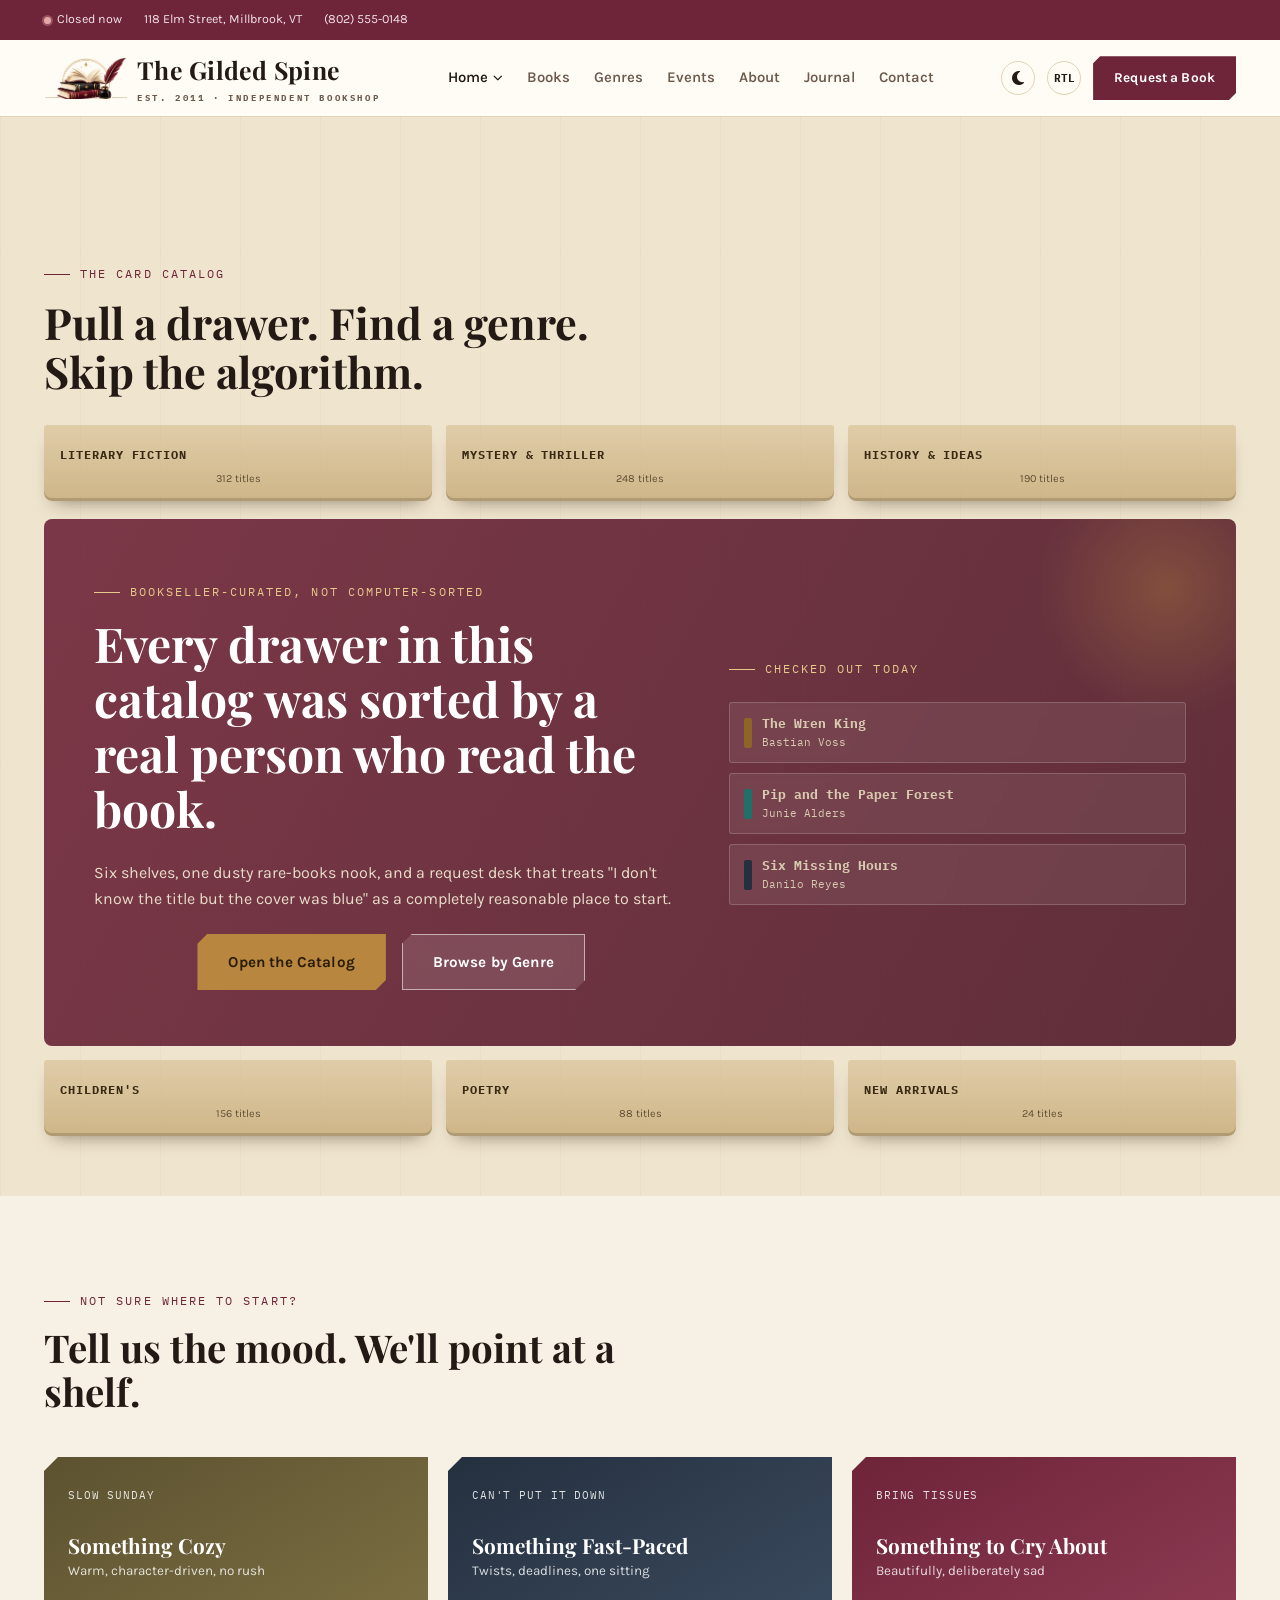
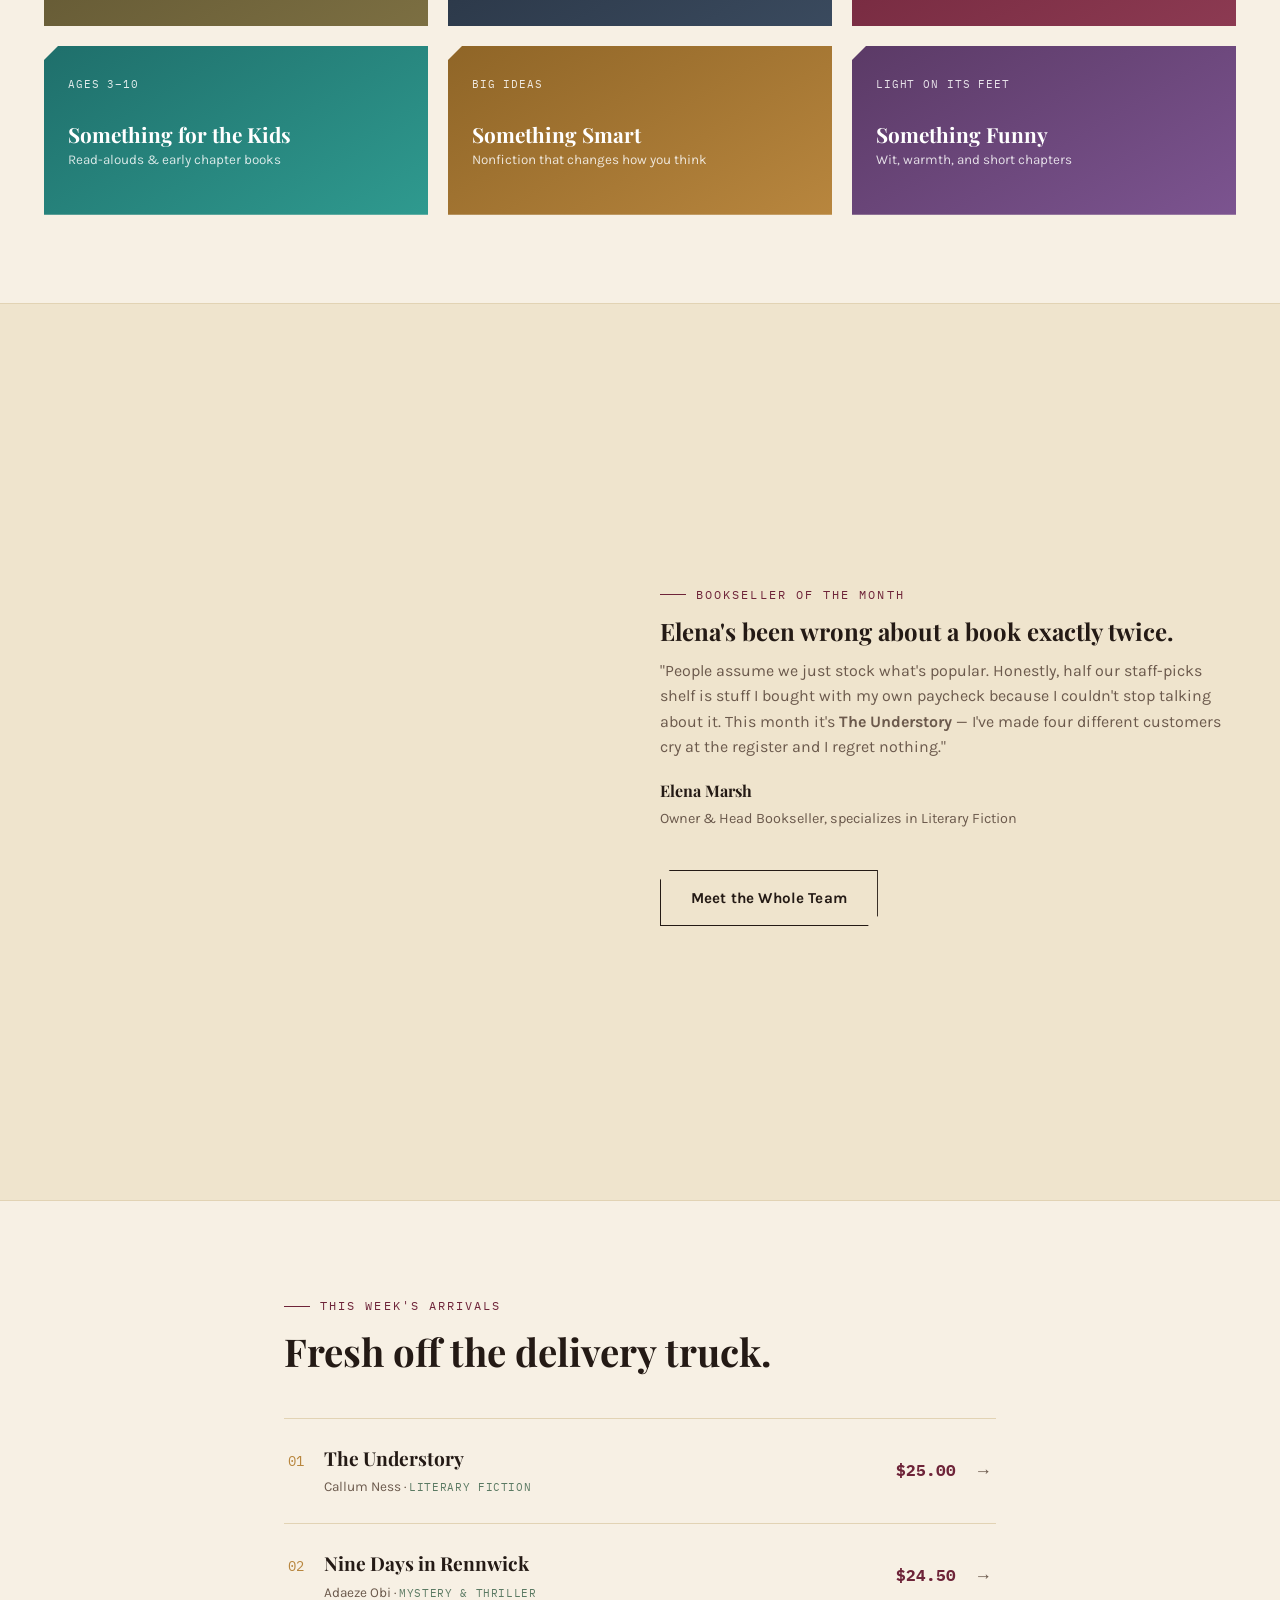
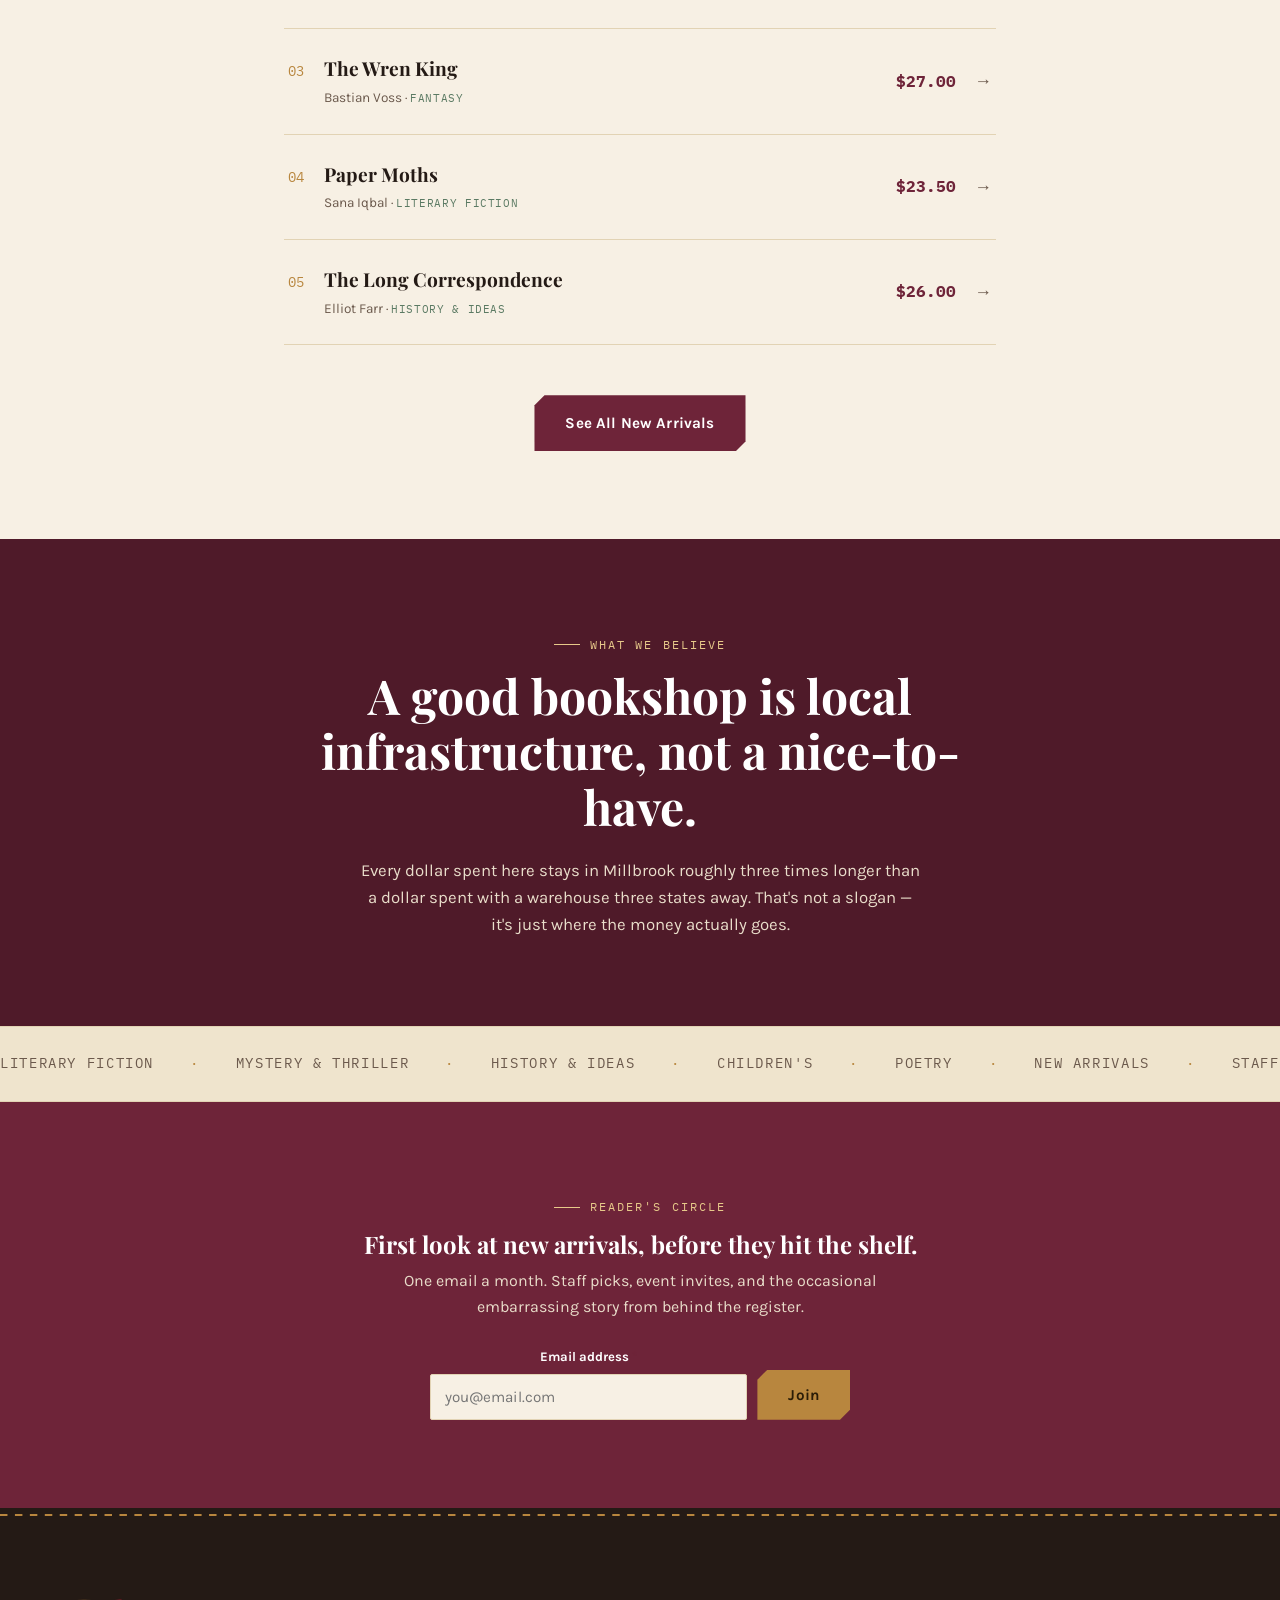
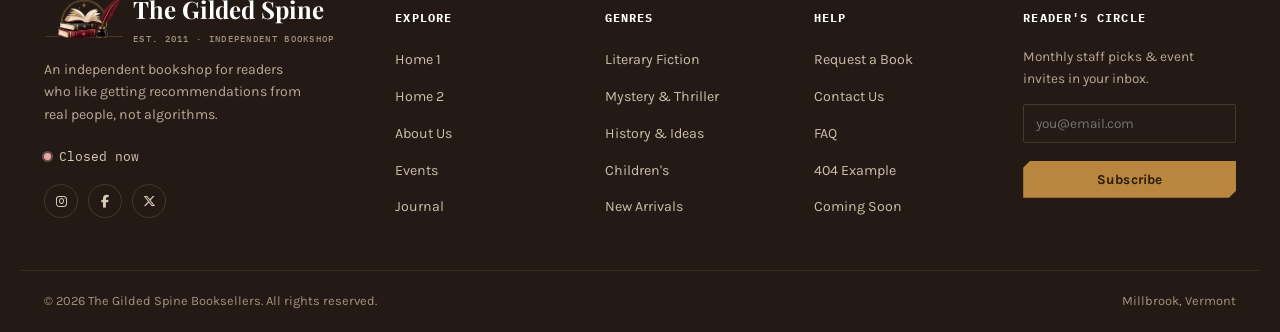
<file: home-2.html>
<!DOCTYPE html>
<html lang="en" dir="ltr">
<head>
<meta charset="UTF-8">
<meta name="viewport" content="width=device-width, initial-scale=1.0">
<title>Home 2 — The Gilded Spine Bookshop</title>
<meta name="description" content="Browse The Gilded Spine's card-catalog style homepage — jump straight into a genre, meet our bookseller of the month, and see this week's new arrivals.">
<link rel="preconnect" href="https://fonts.googleapis.com">
<link rel="preconnect" href="https://fonts.gstatic.com" crossorigin>
<link href="https://fonts.googleapis.com/css2?family=Playfair+Display:wght@600;700;800&family=Karla:wght@400;500;600;700;800&family=IBM+Plex+Mono:wght@500;700&display=swap" rel="stylesheet">
<link rel="stylesheet" href="assets/css/style.css">
<link rel="stylesheet" href="https://cdnjs.cloudflare.com/ajax/libs/font-awesome/6.5.2/css/all.min.css">
<link rel="icon" href="assets/images/favicon.png" type="image/png">
<script>
  try { if (localStorage.getItem('tgs-dir') === 'rtl') document.documentElement.setAttribute('dir', 'rtl'); } catch (e) {}
</script>
</head>
<body>
<script>
  try { if (localStorage.getItem('tgs-theme') === 'dark') document.body.classList.add('dark'); } catch (e) {}
</script>

<a href="#main" class="skip-link">Skip to content</a>
<div class="loader"><div class="loader-mark">The Gilded Spine</div></div>

<div class="utility-bar">
  <div class="container">
    <div class="utility-left">
      <span data-store-status><span class="status-dot"></span> <span data-status-label>Open now</span></span>
      <span>118 Elm Street, Millbrook, VT</span>
      <span>(802) 555-0148</span>
    </div>
  </div>
</div>

<header class="masthead">
  <div class="container masthead-row">
    <div class="masthead-logo">
      <a href="index.html"><img src="assets/images/logo-mark.png" alt="" class="logo-mark"><span class="logo-text">The Gilded Spine<span class="sub">Est. 2011 · Independent Bookshop</span></span></a>
    </div>
    <nav class="nav-cluster" aria-label="Primary navigation">
      <div class="nav-dropdown">
        <button class="nav-dropdown-trigger" type="button" aria-haspopup="true" aria-expanded="false">Home <span class="caret"><i class="fa-solid fa-chevron-down"></i></span></button>
        <div class="nav-dropdown-menu">
          <a href="index.html">Home 1</a>
          <a href="home-2.html">Home 2</a>
        </div>
      </div>
      <a class="nav-link" href="books.html">Books</a>
      <a class="nav-link" href="genres.html">Genres</a>
      <a class="nav-link" href="events.html">Events</a>
      <a class="nav-link" href="about.html">About</a>
      <a class="nav-link" href="blog.html">Journal</a>
      <a class="nav-link" href="contact.html">Contact</a>
    </nav>
    <div class="masthead-actions">
      <button class="icon-toggle" data-theme-toggle type="button">DARK</button>
      <button class="icon-toggle" data-dir-toggle type="button">RTL</button>
      <a href="special-orders.html" class="btn btn-primary btn-sm request-btn">Request a Book</a>
      <button class="hamburger" type="button" aria-label="Open menu" aria-expanded="false" aria-controls="mobileNav">
        <span></span><span></span><span></span>
      </button>
    </div>
  </div>
</header>

<div class="mobile-nav" id="mobileNav">
  <div class="mobile-nav-top">
    <span class="logo">The Gilded Spine</span>
    <div class="mobile-nav-top-actions">
      <button class="icon-toggle" data-theme-toggle type="button">DARK</button>
      <button class="icon-toggle" data-dir-toggle type="button">RTL</button>
      <button class="mobile-nav-close" type="button" aria-label="Close menu"><i class="fa-solid fa-xmark"></i></button>
    </div>
  </div>
  <nav class="mobile-nav-links" aria-label="Mobile navigation">
    <a href="index.html">Home 1</a>
    <a href="home-2.html">Home 2</a>
    <a href="books.html">Books</a>
    <a href="genres.html">Genres</a>
    <a href="events.html">Events</a>
    <a href="about.html">About</a>
    <a href="blog.html">Journal</a>
    <a href="contact.html">Contact</a>
  </nav>
  <div class="mobile-nav-foot">
    <a href="special-orders.html" class="btn btn-primary btn-block">Request a Book</a>
  </div>
</div>

<main id="main">

  <!-- HERO 2 — Card Catalog (graphic, no photography) -->
  <section class="hero-catalog">
    <div class="container">
      <div class="section-head reveal-fade" style="margin-bottom:28px;">
        <span class="kicker">The Card Catalog</span>
        <h1 style="font-size:clamp(1.9rem,3.6vw,2.7rem);max-width:640px;">Pull a drawer. Find a genre. Skip the algorithm.</h1>
      </div>
      <div class="catalog-grid">
        <a href="books.html#literary-fiction" class="catalog-drawer reveal-fade" style="background-image:linear-gradient(180deg,rgba(217,195,154,.72),rgba(199,171,120,.82)),url('https://images.unsplash.com/photo-1490633874781-1c63cc424610?auto=format&fit=crop&w=400&q=65');"><span class="pull"></span><span class="label">Literary Fiction</span><span class="count">312 titles</span></a>
        <a href="books.html#mystery-thriller" class="catalog-drawer reveal-fade" style="background-image:linear-gradient(180deg,rgba(217,195,154,.72),rgba(199,171,120,.82)),url('https://images.unsplash.com/photo-1495446815901-a7297e633e8d?auto=format&fit=crop&w=400&q=65');"><span class="pull"></span><span class="label">Mystery &amp; Thriller</span><span class="count">248 titles</span></a>
        <a href="books.html#history-ideas" class="catalog-drawer reveal-fade" style="background-image:linear-gradient(180deg,rgba(217,195,154,.72),rgba(199,171,120,.82)),url('https://images.unsplash.com/photo-1524995997946-a1c2e315a42f?auto=format&fit=crop&w=400&q=65');"><span class="pull"></span><span class="label">History &amp; Ideas</span><span class="count">190 titles</span></a>

        <div class="catalog-main reveal">
          <div>
            <span class="kicker">Bookseller-Curated, Not Computer-Sorted</span>
            <h1>Every drawer in this catalog was sorted by a real person who read the book.</h1>
            <p>Six shelves, one dusty rare-books nook, and a request desk that treats "I don't know the title but the cover was blue" as a completely reasonable place to start.</p>
            <div class="hero-book-cta" style="margin-top:22px;">
              <a href="books.html" class="btn btn-gold">Open the Catalog</a>
              <a href="genres.html" class="btn btn-ghost-light">Browse by Genre</a>
            </div>
          </div>
          <div class="catalog-checked">
            <span class="kicker" style="color:#e7c98a;">Checked Out Today</span>
            <div class="mini-spine"><span class="swatch" style="background:#8f6527;"></span><span><strong>The Wren King</strong><span>Bastian Voss</span></span></div>
            <div class="mini-spine"><span class="swatch" style="background:#1f6f6b;"></span><span><strong>Pip and the Paper Forest</strong><span>Junie Alders</span></span></div>
            <div class="mini-spine"><span class="swatch" style="background:#25303f;"></span><span><strong>Six Missing Hours</strong><span>Danilo Reyes</span></span></div>
          </div>
        </div>

        <a href="books.html#childrens" class="catalog-drawer reveal-fade" style="background-image:linear-gradient(180deg,rgba(217,195,154,.72),rgba(199,171,120,.82)),url('https://images.unsplash.com/photo-1585779034823-7e9ac8faec70?auto=format&fit=crop&w=400&q=65');"><span class="pull"></span><span class="label">Children's</span><span class="count">156 titles</span></a>
        <a href="books.html#poetry" class="catalog-drawer reveal-fade" style="background-image:linear-gradient(180deg,rgba(217,195,154,.72),rgba(199,171,120,.82)),url('https://images.unsplash.com/photo-1519791883288-dc8bd696e667?auto=format&fit=crop&w=400&q=65');"><span class="pull"></span><span class="label">Poetry</span><span class="count">88 titles</span></a>
        <a href="books.html#new-arrivals" class="catalog-drawer reveal-fade" style="background-image:linear-gradient(180deg,rgba(217,195,154,.72),rgba(199,171,120,.82)),url('https://images.unsplash.com/photo-1516979187457-637abb4f9353?auto=format&fit=crop&w=400&q=65');"><span class="pull"></span><span class="label">New Arrivals</span><span class="count">24 titles</span></a>
      </div>
    </div>
  </section>

  <!-- MOOD PICKER -->
  <section>
    <div class="container">
      <div class="section-head reveal-fade">
        <span class="kicker">Not Sure Where to Start?</span>
        <h2>Tell us the mood. We'll point at a shelf.</h2>
      </div>
      <div class="drawer-grid">
        <a href="books.html#history-ideas" class="drawer-tab reveal-fade" style="background:linear-gradient(150deg,#5c5230,#7c6f42);">
          <span class="tag">Slow Sunday</span><h3>Something Cozy</h3><p>Warm, character-driven, no rush</p>
        </a>
        <a href="books.html#mystery-thriller" class="drawer-tab reveal-fade" style="background:linear-gradient(150deg,#25303f,#3a4a5e);">
          <span class="tag">Can't Put It Down</span><h3>Something Fast-Paced</h3><p>Twists, deadlines, one sitting</p>
        </a>
        <a href="books.html#literary-fiction" class="drawer-tab reveal-fade" style="background:linear-gradient(150deg,#6e2439,#8c3a52);">
          <span class="tag">Bring Tissues</span><h3>Something to Cry About</h3><p>Beautifully, deliberately sad</p>
        </a>
        <a href="books.html#childrens" class="drawer-tab reveal-fade" style="background:linear-gradient(150deg,#1f6f6b,#2f9a8f);">
          <span class="tag">Ages 3–10</span><h3>Something for the Kids</h3><p>Read-alouds &amp; early chapter books</p>
        </a>
        <a href="books.html#new-arrivals" class="drawer-tab reveal-fade" style="background:linear-gradient(150deg,#8f6527,#b8863e);">
          <span class="tag">Big Ideas</span><h3>Something Smart</h3><p>Nonfiction that changes how you think</p>
        </a>
        <a href="books.html#poetry" class="drawer-tab reveal-fade" style="background:linear-gradient(150deg,#5b3a66,#7c5490);">
          <span class="tag">Light on Its Feet</span><h3>Something Funny</h3><p>Wit, warmth, and short chapters</p>
        </a>
      </div>
    </div>
  </section>

  <!-- BOOKSELLER SPOTLIGHT -->
  <section style="background:var(--surface-2);border-top:1px solid var(--border);border-bottom:1px solid var(--border);">
    <div class="container grid-2">
      <div class="rounded-photo reveal" style="background-image:url('https://images.unsplash.com/photo-1544005313-94ddf0286df2?auto=format&fit=crop&w=900&q=80');" role="img" aria-label="Portrait of Elena Marsh, owner and head bookseller"></div>
      <div class="reveal-fade">
        <span class="kicker">Bookseller of the Month</span>
        <h2>Elena's been wrong about a book exactly twice.</h2>
        <p class="text-soft">"People assume we just stock what's popular. Honestly, half our staff-picks shelf is stuff I bought with my own paycheck because I couldn't stop talking about it. This month it's <strong>The Understory</strong> — I've made four different customers cry at the register and I regret nothing."</p>
        <p style="font-family:var(--font-display);font-weight:700;margin-top:18px;">Elena Marsh<br><span class="text-soft" style="font-weight:400;font-size:.9rem;font-family:var(--font-body);">Owner &amp; Head Bookseller, specializes in Literary Fiction</span></p>
        <a href="about.html" class="btn btn-outline mt-24">Meet the Whole Team</a>
      </div>
    </div>
  </section>

  <!-- NEW ARRIVALS — typographic list, no cards -->
  <section>
    <div class="container wrap-narrow">
      <div class="section-head reveal-fade">
        <span class="kicker">This Week's Arrivals</span>
        <h2>Fresh off the delivery truck.</h2>
      </div>
      <div class="arrivals-list">
        <a href="book-details.html?id=understory" class="arrivals-row reveal-fade">
          <div class="an-left"><span class="an-num">01</span><div class="an-text"><span class="an-title">The Understory</span><span class="an-meta">Callum Ness &middot; <span class="an-genre">Literary Fiction</span></span></div></div>
          <div class="an-right"><span class="an-price">$25.00</span><span class="an-arrow">&rarr;</span></div>
        </a>
        <a href="book-details.html?id=nine-days-in-rennwick" class="arrivals-row reveal-fade">
          <div class="an-left"><span class="an-num">02</span><div class="an-text"><span class="an-title">Nine Days in Rennwick</span><span class="an-meta">Adaeze Obi &middot; <span class="an-genre">Mystery &amp; Thriller</span></span></div></div>
          <div class="an-right"><span class="an-price">$24.50</span><span class="an-arrow">&rarr;</span></div>
        </a>
        <a href="book-details.html?id=wren-king" class="arrivals-row reveal-fade">
          <div class="an-left"><span class="an-num">03</span><div class="an-text"><span class="an-title">The Wren King</span><span class="an-meta">Bastian Voss &middot; <span class="an-genre">Fantasy</span></span></div></div>
          <div class="an-right"><span class="an-price">$27.00</span><span class="an-arrow">&rarr;</span></div>
        </a>
        <a href="book-details.html?id=paper-moths" class="arrivals-row reveal-fade">
          <div class="an-left"><span class="an-num">04</span><div class="an-text"><span class="an-title">Paper Moths</span><span class="an-meta">Sana Iqbal &middot; <span class="an-genre">Literary Fiction</span></span></div></div>
          <div class="an-right"><span class="an-price">$23.50</span><span class="an-arrow">&rarr;</span></div>
        </a>
        <a href="book-details.html?id=long-correspondence" class="arrivals-row reveal-fade">
          <div class="an-left"><span class="an-num">05</span><div class="an-text"><span class="an-title">The Long Correspondence</span><span class="an-meta">Elliot Farr &middot; <span class="an-genre">History &amp; Ideas</span></span></div></div>
          <div class="an-right"><span class="an-price">$26.00</span><span class="an-arrow">&rarr;</span></div>
        </a>
      </div>
      <div class="center-cta"><a href="books.html#new-arrivals" class="btn btn-primary">See All New Arrivals</a></div>
    </div>
  </section>

  <!-- MANIFESTO STATEMENT BAND -->
  <section style="background:var(--wine-deep);text-align:center;">
    <div class="container wrap-narrow">
      <span class="kicker" style="justify-content:center;color:#e7c98a;">What We Believe</span>
      <h2 style="font-size:clamp(1.8rem,4vw,3rem);color:#fff;">A good bookshop is local infrastructure, not a nice-to-have.</h2>
      <p style="color:#e9ddca;max-width:560px;margin:20px auto 0;font-size:1.05rem;">Every dollar spent here stays in Millbrook roughly three times longer than a dollar spent with a warehouse three states away. That's not a slogan — it's just where the money actually goes.</p>
    </div>
  </section>

  <!-- GENRE TICKER -->
  <section style="background:var(--surface-2);border-top:1px solid var(--border);border-bottom:1px solid var(--border);padding:26px 0;">
    <div class="ticker-strip">
      <div class="ticker-strip-track">
        <span>Literary Fiction</span><span class="dot">&middot;</span><span>Mystery &amp; Thriller</span><span class="dot">&middot;</span><span>History &amp; Ideas</span><span class="dot">&middot;</span><span>Children's</span><span class="dot">&middot;</span><span>Poetry</span><span class="dot">&middot;</span><span>New Arrivals</span><span class="dot">&middot;</span><span>Staff Picks</span><span class="dot">&middot;</span>
        <span>Literary Fiction</span><span class="dot">&middot;</span><span>Mystery &amp; Thriller</span><span class="dot">&middot;</span><span>History &amp; Ideas</span><span class="dot">&middot;</span><span>Children's</span><span class="dot">&middot;</span><span>Poetry</span><span class="dot">&middot;</span><span>New Arrivals</span><span class="dot">&middot;</span><span>Staff Picks</span><span class="dot">&middot;</span>
      </div>
    </div>
  </section>

  <!-- READER'S CLUB BAND -->
  <section style="background:var(--wine);color:#fdf6ea;">
    <div class="container" style="text-align:center;">
      <span class="kicker" style="color:#e7c98a;">Reader's Circle</span>
      <h2 style="color:#fff;max-width:600px;margin:0 auto 10px;">First look at new arrivals, before they hit the shelf.</h2>
      <p style="color:#e9ddca;max-width:520px;margin:0 auto 26px;">One email a month. Staff picks, event invites, and the occasional embarrassing story from behind the register.</p>
      <form data-validate data-success-target="#bandFormSuccess" novalidate style="max-width:420px;margin:0 auto;display:flex;gap:10px;flex-wrap:wrap;justify-content:center;">
        <div class="field" style="flex:1;min-width:220px;margin-bottom:0;">
          <label for="bandEmail" style="color:#fff;">Email address <span class="req">*</span></label>
          <input id="bandEmail" type="email" required placeholder="you@email.com">
          <span class="field-error" role="alert">Enter a valid email address.</span>
        </div>
        <button type="submit" class="btn btn-gold" style="align-self:flex-end;">Join</button>
      </form>
      <p id="bandFormSuccess" class="form-success" style="color:#fff;">You're in — welcome to the Circle.</p>
    </div>
  </section>

</main>

<footer class="site-footer">
  <svg class="stitch-divider" viewBox="0 0 1200 14" preserveAspectRatio="none" aria-hidden="true"><path d="M0 7 H1200"/></svg>
  <div class="container footer-top">
    <div class="brand-block">
      <a href="index.html" class="logo"><img src="assets/images/logo-mark.png" alt="" class="logo-mark"><span class="logo-text">The Gilded Spine<span class="sub">Est. 2011 · Independent Bookshop</span></span></a>
      <p>An independent bookshop for readers who like getting recommendations from real people, not algorithms.</p>
      <span class="footer-status" data-store-status><span class="status-dot"></span> <span data-status-label>Open now</span></span>
      <div class="footer-social">
        <a href="#" aria-label="Instagram"><i class="fa-brands fa-instagram"></i></a>
        <a href="#" aria-label="Facebook"><i class="fa-brands fa-facebook-f"></i></a>
        <a href="#" aria-label="X / Twitter"><i class="fa-brands fa-x-twitter"></i></a>
      </div>
    </div>
    <div>
      <h5>Explore</h5>
      <ul>
        <li><a href="index.html">Home 1</a></li>
        <li><a href="home-2.html">Home 2</a></li>
        <li><a href="about.html">About Us</a></li>
        <li><a href="events.html">Events</a></li>
        <li><a href="blog.html">Journal</a></li>
      </ul>
    </div>
    <div>
      <h5>Genres</h5>
      <ul>
        <li><a href="books.html#literary-fiction">Literary Fiction</a></li>
        <li><a href="books.html#mystery-thriller">Mystery &amp; Thriller</a></li>
        <li><a href="books.html#history-ideas">History &amp; Ideas</a></li>
        <li><a href="books.html#childrens">Children's</a></li>
        <li><a href="books.html#new-arrivals">New Arrivals</a></li>
      </ul>
    </div>
    <div>
      <h5>Help</h5>
      <ul>
        <li><a href="special-orders.html">Request a Book</a></li>
        <li><a href="contact.html">Contact Us</a></li>
        <li><a href="contact.html#faq">FAQ</a></li>
        <li><a href="404.html">404 Example</a></li>
        <li><a href="coming-soon.html">Coming Soon</a></li>
      </ul>
    </div>
    <div class="footer-newsletter">
      <h5>Reader's Circle</h5>
      <p style="font-size:.85rem;color:#b9a993;margin-bottom:14px;">Monthly staff picks &amp; event invites in your inbox.</p>
      <form data-validate data-success-target="#footerFormSuccess" novalidate>
        <div class="field" style="margin-bottom:8px;">
          <input type="email" required placeholder="you@email.com" aria-label="Email address">
          <span class="field-error" role="alert">Enter a valid email address.</span>
        </div>
        <button type="submit" class="btn btn-gold btn-sm btn-block">Subscribe</button>
      </form>
      <p id="footerFormSuccess" class="form-success" style="padding:10px 0;font-size:.85rem;color:#d9cbb8;">Thanks — check your inbox to confirm.</p>
    </div>
  </div>
  <div class="container footer-bottom">
    <span>© 2026 The Gilded Spine Booksellers. All rights reserved.</span>
    <span>Millbrook, Vermont</span>
  </div>
</footer>

<button class="to-top" aria-label="Back to top" type="button"><i class="fa-solid fa-arrow-up"></i></button>
<script src="assets/js/main.js" defer></script>
</body>
</html>
</file>
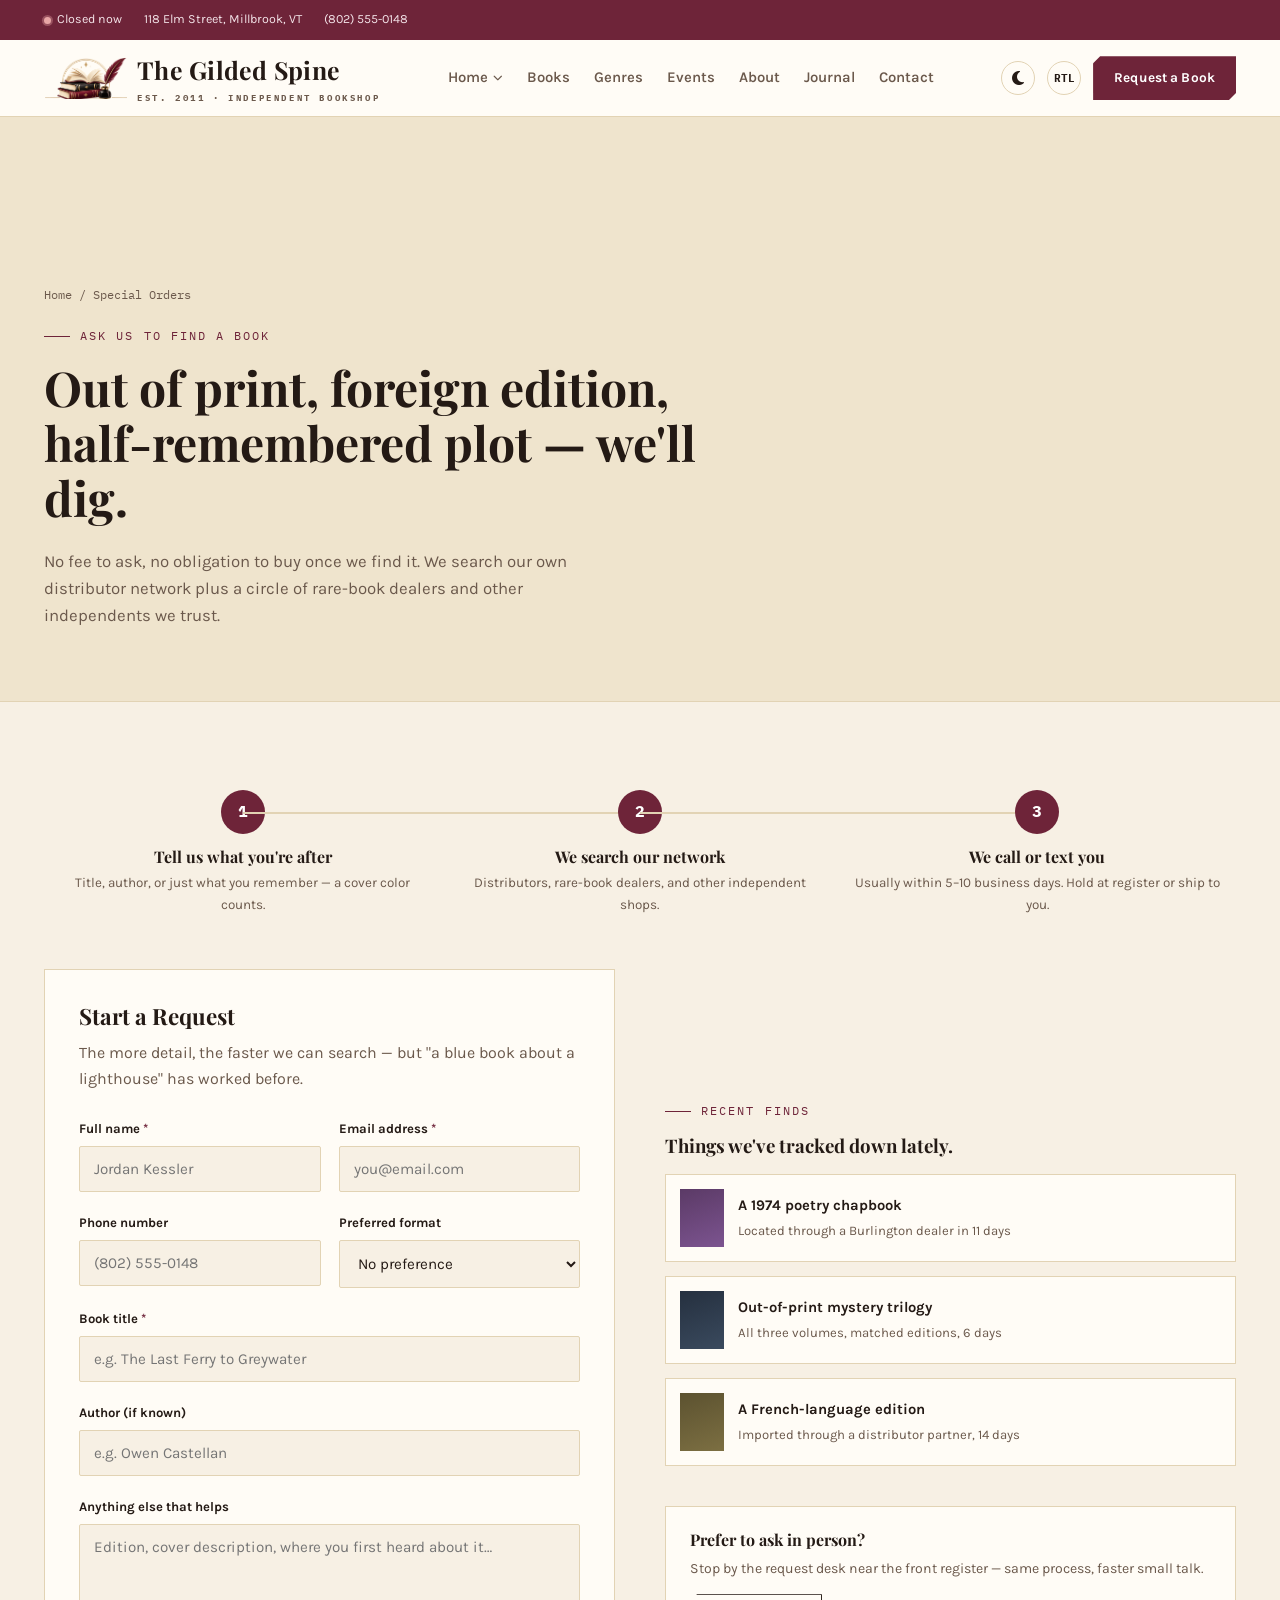
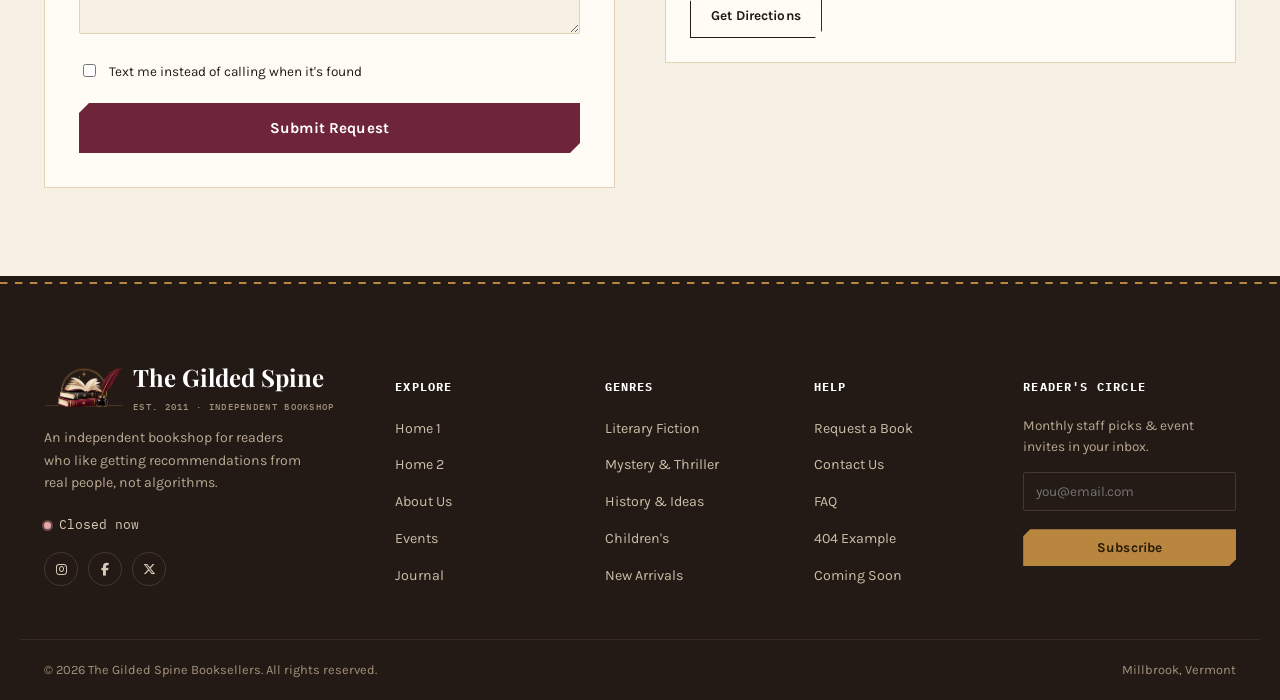
<file: special-orders.html>
<!DOCTYPE html>
<html lang="en" dir="ltr">
<head>
<meta charset="UTF-8">
<meta name="viewport" content="width=device-width, initial-scale=1.0">
<title>Ask Us to Find a Book — Special Orders | The Gilded Spine</title>
<meta name="description" content="Can't find a title on our shelves? Tell us what you're after and we'll search our network of distributors and rare-book dealers — free to ask.">
<link rel="preconnect" href="https://fonts.googleapis.com">
<link rel="preconnect" href="https://fonts.gstatic.com" crossorigin>
<link href="https://fonts.googleapis.com/css2?family=Playfair+Display:wght@600;700;800&family=Karla:wght@400;500;600;700;800&family=IBM+Plex+Mono:wght@500;700&display=swap" rel="stylesheet">
<link rel="stylesheet" href="assets/css/style.css">
<link rel="stylesheet" href="https://cdnjs.cloudflare.com/ajax/libs/font-awesome/6.5.2/css/all.min.css">
<link rel="icon" href="assets/images/favicon.png" type="image/png">
<script>try { if (localStorage.getItem('tgs-dir') === 'rtl') document.documentElement.setAttribute('dir', 'rtl'); } catch (e) {}</script>
</head>
<body>
<script>try { if (localStorage.getItem('tgs-theme') === 'dark') document.body.classList.add('dark'); } catch (e) {}</script>

<a href="#main" class="skip-link">Skip to content</a>
<div class="loader"><div class="loader-mark">The Gilded Spine</div></div>

<div class="utility-bar">
  <div class="container">
    <div class="utility-left">
      <span data-store-status><span class="status-dot"></span> <span data-status-label>Open now</span></span>
      <span>118 Elm Street, Millbrook, VT</span>
      <span>(802) 555-0148</span>
    </div>
  </div>
</div>

<header class="masthead">
  <div class="container masthead-row">
    <div class="masthead-logo">
      <a href="index.html"><img src="assets/images/logo-mark.png" alt="" class="logo-mark"><span class="logo-text">The Gilded Spine<span class="sub">Est. 2011 · Independent Bookshop</span></span></a>
    </div>
    <nav class="nav-cluster" aria-label="Primary navigation">
      <div class="nav-dropdown">
        <button class="nav-dropdown-trigger" type="button" aria-haspopup="true" aria-expanded="false">Home <span class="caret"><i class="fa-solid fa-chevron-down"></i></span></button>
        <div class="nav-dropdown-menu">
          <a href="index.html">Home 1</a>
          <a href="home-2.html">Home 2</a>
        </div>
      </div>
      <a class="nav-link" href="books.html">Books</a>
      <a class="nav-link" href="genres.html">Genres</a>
      <a class="nav-link" href="events.html">Events</a>
      <a class="nav-link" href="about.html">About</a>
      <a class="nav-link" href="blog.html">Journal</a>
      <a class="nav-link" href="contact.html">Contact</a>
    </nav>
    <div class="masthead-actions">
      <button class="icon-toggle" data-theme-toggle type="button">DARK</button>
      <button class="icon-toggle" data-dir-toggle type="button">RTL</button>
      <a href="special-orders.html" class="btn btn-primary btn-sm request-btn">Request a Book</a>
      <button class="hamburger" type="button" aria-label="Open menu" aria-expanded="false" aria-controls="mobileNav">
        <span></span><span></span><span></span>
      </button>
    </div>
  </div>
</header>

<div class="mobile-nav" id="mobileNav">
  <div class="mobile-nav-top">
    <span class="logo">The Gilded Spine</span>
    <div class="mobile-nav-top-actions">
      <button class="icon-toggle" data-theme-toggle type="button">DARK</button>
      <button class="icon-toggle" data-dir-toggle type="button">RTL</button>
      <button class="mobile-nav-close" type="button" aria-label="Close menu"><i class="fa-solid fa-xmark"></i></button>
    </div>
  </div>
  <nav class="mobile-nav-links" aria-label="Mobile navigation">
    <a href="index.html">Home 1</a>
    <a href="home-2.html">Home 2</a>
    <a href="books.html">Books</a>
    <a href="genres.html">Genres</a>
    <a href="events.html">Events</a>
    <a href="about.html">About</a>
    <a href="blog.html">Journal</a>
    <a href="contact.html">Contact</a>
  </nav>
  <div class="mobile-nav-foot">
    <a href="special-orders.html" class="btn btn-primary btn-block">Request a Book</a>
  </div>
</div>

<main id="main">

  <section class="page-banner">
    <div class="container">
      <div class="breadcrumb"><a href="index.html">Home</a> / Special Orders</div>
      <span class="kicker">Ask Us to Find a Book</span>
      <h1>Out of print, foreign edition, half-remembered plot — we'll dig.</h1>
      <p class="lead">No fee to ask, no obligation to buy once we find it. We search our own distributor network plus a circle of rare-book dealers and other independents we trust.</p>
    </div>
  </section>

  <section style="padding-bottom:40px;">
    <div class="container">
      <div class="stepper">
        <div class="step reveal-fade"><span class="step-num">1</span><h4>Tell us what you're after</h4><p>Title, author, or just what you remember — a cover color counts.</p></div>
        <div class="step reveal-fade"><span class="step-num">2</span><h4>We search our network</h4><p>Distributors, rare-book dealers, and other independent shops.</p></div>
        <div class="step reveal-fade"><span class="step-num">3</span><h4>We call or text you</h4><p>Usually within 5–10 business days. Hold at register or ship to you.</p></div>
      </div>
    </div>
  </section>

  <section style="padding-top:0;">
    <div class="container order-grid">

      <div class="form-card reveal-fade">
        <h2 style="font-size:1.4rem;">Start a Request</h2>
        <p class="text-soft" style="margin-bottom:26px;">The more detail, the faster we can search — but "a blue book about a lighthouse" has worked before.</p>
        <form data-validate data-success-target="#orderSuccess" novalidate>
          <div class="field-row">
            <div class="field">
              <label for="ordName">Full name <span class="req">*</span></label>
              <input id="ordName" type="text" required minlength="2" placeholder="Jordan Kessler">
              <span class="field-error" role="alert">Enter your name (at least 2 characters).</span>
            </div>
            <div class="field">
              <label for="ordEmail">Email address <span class="req">*</span></label>
              <input id="ordEmail" type="email" required placeholder="you@email.com">
              <span class="field-error" role="alert">Enter a valid email address.</span>
            </div>
          </div>
          <div class="field-row">
            <div class="field">
              <label for="ordPhone">Phone number</label>
              <input id="ordPhone" type="tel" placeholder="(802) 555-0148">
              <span class="field-error" role="alert">Enter a valid phone number.</span>
            </div>
            <div class="field">
              <label for="ordFormat">Preferred format</label>
              <select id="ordFormat">
                <option>No preference</option>
                <option>New</option>
                <option>Used</option>
                <option>Either is fine</option>
              </select>
            </div>
          </div>
          <div class="field">
            <label for="ordTitle">Book title <span class="req">*</span></label>
            <input id="ordTitle" type="text" required minlength="2" placeholder="e.g. The Last Ferry to Greywater">
            <span class="field-error" role="alert">Enter a title or description.</span>
          </div>
          <div class="field">
            <label for="ordAuthor">Author (if known)</label>
            <input id="ordAuthor" type="text" placeholder="e.g. Owen Castellan">
          </div>
          <div class="field">
            <label for="ordNotes">Anything else that helps</label>
            <textarea id="ordNotes" placeholder="Edition, cover description, where you first heard about it…"></textarea>
          </div>
          <div class="field checkbox-row">
            <input id="ordText" type="checkbox">
            <label for="ordText">Text me instead of calling when it's found</label>
          </div>
          <button type="submit" class="btn btn-primary btn-block">Submit Request</button>
        </form>
        <div class="form-success" id="orderSuccess">
          <div class="icon">✓</div>
          <h3>Request received.</h3>
          <p class="text-soft">We'll be in touch within 2 business days to confirm what we find — usually sooner.</p>
        </div>
      </div>

      <div class="reveal">
        <span class="kicker">Recent Finds</span>
        <h3 style="margin-bottom:18px;">Things we've tracked down lately.</h3>
        <div style="display:grid;gap:14px;">
          <div class="library-card" style="display:flex;align-items:center;gap:14px;padding:14px;">
            <div style="width:44px;height:58px;flex-shrink:0;background:linear-gradient(160deg,#5b3a66,#7c5490);"></div>
            <div><strong style="display:block;font-size:.92rem;">A 1974 poetry chapbook</strong><span class="text-soft" style="font-size:.82rem;">Located through a Burlington dealer in 11 days</span></div>
          </div>
          <div class="library-card" style="display:flex;align-items:center;gap:14px;padding:14px;">
            <div style="width:44px;height:58px;flex-shrink:0;background:linear-gradient(160deg,#25303f,#3a4a5e);"></div>
            <div><strong style="display:block;font-size:.92rem;">Out-of-print mystery trilogy</strong><span class="text-soft" style="font-size:.82rem;">All three volumes, matched editions, 6 days</span></div>
          </div>
          <div class="library-card" style="display:flex;align-items:center;gap:14px;padding:14px;">
            <div style="width:44px;height:58px;flex-shrink:0;background:linear-gradient(160deg,#5c5230,#7c6f42);"></div>
            <div><strong style="display:block;font-size:.92rem;">A French-language edition</strong><span class="text-soft" style="font-size:.82rem;">Imported through a distributor partner, 14 days</span></div>
          </div>
        </div>
        <div class="hours-card mt-40">
          <h4 style="margin-bottom:8px;font-size:1rem;">Prefer to ask in person?</h4>
          <p class="text-soft" style="font-size:.88rem;margin-bottom:14px;">Stop by the request desk near the front register — same process, faster small talk.</p>
          <a href="contact.html" class="btn btn-outline btn-sm">Get Directions</a>
        </div>
      </div>

    </div>
  </section>

</main>

<footer class="site-footer">
  <svg class="stitch-divider" viewBox="0 0 1200 14" preserveAspectRatio="none" aria-hidden="true"><path d="M0 7 H1200"/></svg>
  <div class="container footer-top">
    <div class="brand-block">
      <a href="index.html" class="logo"><img src="assets/images/logo-mark.png" alt="" class="logo-mark"><span class="logo-text">The Gilded Spine<span class="sub">Est. 2011 · Independent Bookshop</span></span></a>
      <p>An independent bookshop for readers who like getting recommendations from real people, not algorithms.</p>
      <span class="footer-status" data-store-status><span class="status-dot"></span> <span data-status-label>Open now</span></span>
      <div class="footer-social">
        <a href="#" aria-label="Instagram"><i class="fa-brands fa-instagram"></i></a>
        <a href="#" aria-label="Facebook"><i class="fa-brands fa-facebook-f"></i></a>
        <a href="#" aria-label="X / Twitter"><i class="fa-brands fa-x-twitter"></i></a>
      </div>
    </div>
    <div>
      <h5>Explore</h5>
      <ul>
        <li><a href="index.html">Home 1</a></li>
        <li><a href="home-2.html">Home 2</a></li>
        <li><a href="about.html">About Us</a></li>
        <li><a href="events.html">Events</a></li>
        <li><a href="blog.html">Journal</a></li>
      </ul>
    </div>
    <div>
      <h5>Genres</h5>
      <ul>
        <li><a href="books.html#literary-fiction">Literary Fiction</a></li>
        <li><a href="books.html#mystery-thriller">Mystery &amp; Thriller</a></li>
        <li><a href="books.html#history-ideas">History &amp; Ideas</a></li>
        <li><a href="books.html#childrens">Children's</a></li>
        <li><a href="books.html#new-arrivals">New Arrivals</a></li>
      </ul>
    </div>
    <div>
      <h5>Help</h5>
      <ul>
        <li><a href="special-orders.html">Request a Book</a></li>
        <li><a href="contact.html">Contact Us</a></li>
        <li><a href="contact.html#faq">FAQ</a></li>
        <li><a href="404.html">404 Example</a></li>
        <li><a href="coming-soon.html">Coming Soon</a></li>
      </ul>
    </div>
    <div class="footer-newsletter">
      <h5>Reader's Circle</h5>
      <p style="font-size:.85rem;color:#b9a993;margin-bottom:14px;">Monthly staff picks &amp; event invites in your inbox.</p>
      <form data-validate data-success-target="#footerFormSuccess" novalidate>
        <div class="field" style="margin-bottom:8px;">
          <input type="email" required placeholder="you@email.com" aria-label="Email address">
          <span class="field-error" role="alert">Enter a valid email address.</span>
        </div>
        <button type="submit" class="btn btn-gold btn-sm btn-block">Subscribe</button>
      </form>
      <p id="footerFormSuccess" class="form-success" style="padding:10px 0;font-size:.85rem;color:#d9cbb8;">Thanks — check your inbox to confirm.</p>
    </div>
  </div>
  <div class="container footer-bottom">
    <span>© 2026 The Gilded Spine Booksellers. All rights reserved.</span>
    <span>Millbrook, Vermont</span>
  </div>
</footer>

<button class="to-top" aria-label="Back to top" type="button"><i class="fa-solid fa-arrow-up"></i></button>
<script src="assets/js/main.js" defer></script>
</body>
</html>
</file>
<file: assets/css/style.css>
/* ==========================================================================
   The Gilded Spine — Local Bookstore
   Design system: editorial masthead header, open-book / card-catalog heroes,
   dog-ear "spine-card" book cards, binding-stitch footer, page-flip reveals.
   Brand colors (--wine/--gold/--sage) are fixed hex constants in both themes;
   only surface/background/text/border tokens flip for dark mode, so no
   solid-fill component ever pairs a flipping token with fixed white text.
   ========================================================================== */

:root {
  --wine: #6e2439;
  --wine-deep: #4f1a29;
  --gold: #b8863e;
  --gold-deep: #8f6527;
  --sage: #5b7a63;

  --bg: #f7f0e4;
  --surface: #fffcf6;
  --surface-2: #efe4cd;
  --ink: #241a15;
  --ink-soft: #6b594c;
  --border: #e2d3b4;
  --shadow: 36 24 12;

  --font-display: "Playfair Display", "Georgia", serif;
  --font-body: "Karla", "Segoe UI", sans-serif;
  --font-mono: "IBM Plex Mono", "Consolas", monospace;

  --container: 1240px;
  --radius: 4px;
  --header-h: 76px;
  --util-h: 40px;
}

body.dark {
  --bg: #191210;
  --surface: #241a16;
  --surface-2: #2d211c;
  --ink: #f3e8d9;
  --ink-soft: #c6b3a0;
  --border: #40312a;
  --shadow: 0 0 0;
}

* { box-sizing: border-box; }
html { scroll-behavior: smooth; }
@media (prefers-reduced-motion: reduce) {
  html { scroll-behavior: auto; }
  *, *::before, *::after { animation-duration: 0.001ms !important; animation-iteration-count: 1 !important; transition-duration: 0.001ms !important; scroll-behavior: auto !important; }
}

body {
  margin: 0;
  background: var(--bg);
  color: var(--ink);
  font-family: var(--font-body);
  font-size: 16px;
  line-height: 1.6;
  -webkit-font-smoothing: antialiased;
  overflow-x: hidden;
  transition: background .25s ease, color .25s ease;
}

img { max-width: 100%; display: block; }
a { color: inherit; text-decoration: none; }
button { font-family: inherit; cursor: pointer; }
input, textarea, select { font-family: inherit; }
h1, h2, h3, h4 { font-family: var(--font-display); margin: 0 0 .5em; line-height: 1.15; font-weight: 700; }
p { margin: 0 0 1em; }
ul { margin: 0; padding: 0; list-style: none; }

.container { max-width: var(--container); margin: 0 auto; padding: 0 24px; }
.wrap-narrow { max-width: 760px; margin: 0 auto; }

/* focus states */
a:focus-visible, button:focus-visible, input:focus-visible, textarea:focus-visible, select:focus-visible, [tabindex]:focus-visible {
  outline: 2px solid var(--gold);
  outline-offset: 3px;
  border-radius: 2px;
}
.skip-link {
  position: absolute; top: 0; left: 0; background: var(--wine); color: #fff;
  padding: 10px 18px; z-index: 200; border-radius: 0 0 6px 0;
  clip-path: inset(50%); width: 1px; height: 1px; overflow: hidden; white-space: nowrap;
}
.skip-link:focus { clip-path: none; width: auto; height: auto; }

/* ==========================================================================
   Kicker / section labels
   ========================================================================== */
.kicker {
  font-family: var(--font-mono);
  text-transform: uppercase;
  letter-spacing: .18em;
  font-size: .72rem;
  color: var(--wine);
  display: inline-flex;
  align-items: center;
  gap: 10px;
  margin-bottom: 14px;
}
body.dark .kicker { color: var(--gold); }
.kicker::before { content: ""; width: 26px; height: 1px; background: currentColor; display: inline-block; }
[dir="rtl"] .kicker::before { order: 2; }

.section-head { margin-bottom: 44px; max-width: 640px; }
.section-head.center { max-width: 640px; margin-left: auto; margin-right: auto; text-align: center; }
.section-head h2 { font-size: clamp(1.7rem, 3vw, 2.5rem); }
.section-head p { color: var(--ink-soft); font-size: 1.05rem; }

section { padding: 88px 0; }
@media (max-width: 640px) { section { padding: 60px 0; } }

/* ==========================================================================
   Buttons — beveled corner (clip-path notch top-left / bottom-right)
   ========================================================================== */
.btn {
  --bevel: 10px;
  display: inline-flex;
  align-items: center;
  justify-content: center;
  gap: 10px;
  padding: 15px 30px;
  font-family: var(--font-body);
  font-weight: 700;
  font-size: .95rem;
  letter-spacing: .01em;
  border: 1.5px solid transparent;
  clip-path: polygon(var(--bevel) 0, 100% 0, 100% calc(100% - var(--bevel)), calc(100% - var(--bevel)) 100%, 0 100%, 0 var(--bevel));
  transition: transform .2s ease, box-shadow .2s ease, background .2s ease, color .2s ease;
  white-space: nowrap;
}
.btn-sm { padding: 10px 20px; font-size: .85rem; --bevel: 7px; }
.btn-primary { background: var(--wine); color: #fff; }
.btn-primary:hover { transform: translateY(-3px); box-shadow: 0 14px 26px -12px rgba(var(--shadow), .55); }
.btn-outline { background: transparent; border-color: var(--ink); color: var(--ink); }
.btn-outline:hover { background: var(--ink); color: var(--bg); transform: translateY(-3px); }
.btn-gold { background: var(--gold); color: #2a1c07; }
.btn-gold:hover { transform: translateY(-3px); box-shadow: 0 14px 26px -12px rgba(var(--shadow), .55); }
.btn-ghost-light { background: rgba(255,255,255,.12); color: #fff; border-color: rgba(255,255,255,.55); backdrop-filter: blur(6px); }
.btn-ghost-light:hover { background: rgba(255,255,255,.25); transform: translateY(-3px); }
.btn-block { width: 100%; }
.btn:disabled { opacity: .6; cursor: not-allowed; transform: none !important; }

/* ==========================================================================
   Header — editorial masthead: utility strip + split nav around centered logo
   ========================================================================== */
.utility-bar {
  height: var(--util-h);
  background: var(--wine);
  color: #f3e3e8;
  font-size: .78rem;
}
.utility-bar .container { height: 100%; display: flex; align-items: center; justify-content: space-between; }
.utility-left { display: flex; gap: 22px; align-items: center; }
.utility-left span { display: inline-flex; align-items: center; gap: 6px; }
.utility-right { display: flex; align-items: center; gap: 14px; }
.status-dot { width: 7px; height: 7px; border-radius: 50%; background: #8fd9a0; display: inline-block; box-shadow: 0 0 0 2px rgba(143,217,160,.35); }
.status-dot.closed { background: #e8a6a6; box-shadow: 0 0 0 2px rgba(232,166,166,.35); }
@media (max-width: 780px) { .utility-left > span:not(:first-child) { display: none; } }

.icon-toggle {
  width: 34px; height: 34px; border-radius: 50%;
  border: 1px solid rgba(255,255,255,.4);
  background: transparent; color: inherit;
  display: inline-flex; align-items: center; justify-content: center;
  font-size: .68rem; font-family: var(--font-mono); font-weight: 700;
  transition: background .2s ease;
}
.icon-toggle[data-theme-toggle] { font-size: 1rem; }
.icon-toggle:hover { background: rgba(255,255,255,.18); }

.masthead {
  position: sticky; top: 0; z-index: 90;
  background: var(--surface);
  border-bottom: 1px solid var(--border);
}
.masthead-row {
  display: flex;
  align-items: center;
  justify-content: space-between;
  height: var(--header-h);
  gap: 24px;
}
.masthead-logo { text-align: left; flex-shrink: 0; }
[dir="rtl"] .masthead-logo { text-align: right; }
.masthead-logo a { display: flex; align-items: center; gap: 10px; font-family: var(--font-display); font-size: 1.55rem; font-weight: 700; letter-spacing: .01em; }
.masthead-logo .logo-mark { height: 42px; width: auto; display: block; flex-shrink: 0; }
.masthead-logo .sub { display: block; font-family: var(--font-mono); font-size: .58rem; letter-spacing: .28em; text-transform: uppercase; color: var(--ink-soft); margin-top: 1px; }

.nav-cluster { display: flex; align-items: center; gap: 24px; flex: 1; justify-content: center; }
.nav-link {
  position: relative; font-size: .93rem; font-weight: 600; color: var(--ink-soft);
  padding: 6px 0; white-space: nowrap;
}
.nav-link::after {
  content: ""; position: absolute; left: 0; bottom: -4px; width: 0; height: 2px;
  background: var(--gold); transition: width .25s ease;
}
.nav-link:hover, .nav-link.active { color: var(--ink); }
.nav-link:hover::after, .nav-link.active::after { width: 100%; }

.masthead-actions { display: flex; align-items: center; justify-content: flex-end; gap: 12px; flex-shrink: 0; }

/* Home dropdown (Home 1 / Home 2) */
.nav-dropdown { position: relative; }
.nav-dropdown-trigger {
  display: inline-flex; align-items: center; gap: 5px; background: none; border: none; padding: 6px 0;
  font: inherit; font-size: .93rem; font-weight: 600; color: var(--ink-soft); cursor: pointer;
}
.nav-dropdown-trigger .caret { font-size: .6rem; transition: transform .2s ease; }
.nav-dropdown-trigger:hover, .nav-dropdown-trigger.active { color: var(--ink); }
.nav-dropdown.open .nav-dropdown-trigger .caret,
.nav-dropdown:hover .nav-dropdown-trigger .caret,
.nav-dropdown:focus-within .nav-dropdown-trigger .caret { transform: rotate(180deg); }
.nav-dropdown-menu {
  position: absolute; top: 100%; left: 50%; transform: translate(-50%, -6px);
  margin-top: 14px; min-width: 150px;
  background: var(--surface); border: 1px solid var(--border);
  box-shadow: 0 16px 30px -14px rgba(var(--shadow), .45);
  padding: 8px; opacity: 0; visibility: hidden;
  transition: opacity .2s ease, transform .2s ease, visibility .2s ease;
  z-index: 60;
}
.nav-dropdown.open .nav-dropdown-menu,
.nav-dropdown:hover .nav-dropdown-menu,
.nav-dropdown:focus-within .nav-dropdown-menu { opacity: 1; visibility: visible; transform: translate(-50%, 0); }
.nav-dropdown-menu a {
  display: block; padding: 9px 14px; font-size: .87rem; font-weight: 600; color: var(--ink-soft); border-radius: 2px; white-space: nowrap;
}
.nav-dropdown-menu a:hover, .nav-dropdown-menu a.active { background: var(--surface-2); color: var(--wine); }
body.dark .nav-dropdown-menu a:hover, body.dark .nav-dropdown-menu a.active { color: var(--gold); }
.masthead-actions .icon-toggle { border-color: var(--border); color: var(--ink); }
.masthead-actions .icon-toggle:hover { background: var(--surface-2); }
.request-btn { display: none; }
@media (min-width: 1080px) { .request-btn { display: inline-flex; } }

.hamburger {
  width: 40px; height: 40px; border: 1px solid var(--border); background: var(--surface);
  border-radius: 50%; display: flex; flex-direction: column; align-items: center; justify-content: center; gap: 4px;
}
.hamburger span { width: 16px; height: 2px; background: var(--ink); display: block; transition: transform .25s ease, opacity .25s ease; }
.hamburger[aria-expanded="true"] span:nth-child(1) { transform: translateY(6px) rotate(45deg); }
.hamburger[aria-expanded="true"] span:nth-child(2) { opacity: 0; }
.hamburger[aria-expanded="true"] span:nth-child(3) { transform: translateY(-6px) rotate(-45deg); }

@media (min-width: 1080px) {
  .nav-cluster { display: flex; }
  .hamburger { display: none; }
}
@media (max-width: 1079px) {
  .nav-cluster { display: none; }
  .masthead-actions .icon-toggle { display: none; }
}
@media (max-width: 600px) {
  .masthead-logo a { gap: 8px; font-size: 1.15rem; }
  .masthead-logo .logo-mark { height: 34px; }
  .masthead-logo .sub { font-size: .5rem; letter-spacing: .14em; }
}
@media (max-width: 360px) {
  .masthead-logo .sub { display: none; }
  .masthead-logo a { gap: 6px; font-size: 1rem; }
  .masthead-logo .logo-mark { height: 28px; }
}
[dir="rtl"] .masthead-row { direction: rtl; }

/* Full-screen mobile nav takeover */
.mobile-nav {
  position: fixed; inset: 0; z-index: 200;
  background: var(--bg);
  display: flex; flex-direction: column;
  transform: translateY(-100%);
  transition: transform .4s cubic-bezier(.65,0,.35,1);
  visibility: hidden;
}
.mobile-nav.open { transform: translateY(0); visibility: visible; }
.mobile-nav-top { display: flex; align-items: center; justify-content: space-between; padding: 18px 24px; border-bottom: 1px solid var(--border); }
.mobile-nav-top-actions { display: flex; align-items: center; gap: 10px; }
.mobile-nav-top-actions .icon-toggle { border-color: var(--border); color: var(--ink); }
.mobile-nav-top-actions .icon-toggle:hover { background: var(--surface-2); }
.mobile-nav-top .logo { font-family: var(--font-display); font-size: 1.3rem; font-weight: 700; }
.mobile-nav-close { width: 40px; height: 40px; border-radius: 50%; border: 1px solid var(--border); background: transparent; color: var(--ink); font-size: 1.1rem; }
.mobile-nav-links { flex: 1; display: flex; flex-direction: column; justify-content: flex-start; align-items: flex-start; gap: 6px; padding: 32px 28px; overflow-y: auto; text-align: left; }
[dir="rtl"] .mobile-nav-links { align-items: flex-end; text-align: right; }
.mobile-nav-links a {
  font-family: var(--font-display); font-size: 1.35rem; font-weight: 700; color: var(--ink);
  opacity: 0; transform: translateY(14px); transition: opacity .4s ease, transform .4s ease;
}
.mobile-nav.open .mobile-nav-links a { opacity: 1; transform: translateY(0); }
.mobile-nav-links a:nth-child(1) { transition-delay: .05s; }
.mobile-nav-links a:nth-child(2) { transition-delay: .1s; }
.mobile-nav-links a:nth-child(3) { transition-delay: .15s; }
.mobile-nav-links a:nth-child(4) { transition-delay: .2s; }
.mobile-nav-links a:nth-child(5) { transition-delay: .25s; }
.mobile-nav-links a:nth-child(6) { transition-delay: .3s; }
.mobile-nav-links a:nth-child(7) { transition-delay: .35s; }
.mobile-nav-links a:nth-child(8) { transition-delay: .4s; }
.mobile-nav-foot { padding: 20px 24px 32px; text-align: center; }
body.nav-open { overflow: hidden; }

/* ==========================================================================
   Hero 1 — Open Book (photographic, spine-crease split)
   ========================================================================== */
.hero-book {
  position: relative;
  min-height: 86vh;
  display: flex;
  flex-direction: column;
  justify-content: center;
  color: #fdf6ea;
  overflow: hidden;
}
.hero-book-bg { position: absolute; inset: 0; background-size: cover; background-position: center; }
.hero-book-bg::after {
  content: "";
  position: absolute; inset: 0;
  background: linear-gradient(180deg, rgba(20,12,9,.78) 0%, rgba(20,12,9,.5) 45%, rgba(20,12,9,.86) 100%);
}
.hero-book-spread {
  position: relative; z-index: 2; width: 100%;
  padding-top: 130px; padding-bottom: 90px;
  display: flex; justify-content: center; text-align: center;
}
.hero-book-page {
  max-width: 640px;
  position: relative;
  padding-left: 0;
  padding-top: 24px;
}
.hero-book-page::before {
  content: ""; position: absolute; left: 50%; top: 0; width: 90px; height: 2px;
  transform: translateX(-50%);
  background: linear-gradient(90deg, transparent, rgba(184,134,62,.9), transparent);
}
[dir="rtl"] .hero-book-page { padding-left: 0; padding-right: 0; }
[dir="rtl"] .hero-book-page::before { left: 50%; right: auto; }
.hero-book-page .kicker { color: #e7c98a; }
.hero-book h1 { font-size: clamp(2rem, 3.6vw, 3.3rem); line-height: 1.12; color: #fff; }
.hero-book h1 em { font-style: italic; color: #e7c98a; }
.hero-book p.lead { font-size: 1.15rem; color: #e9ddca; max-width: 520px; margin-left: auto; margin-right: auto; }
.hero-book-cta { display: flex; gap: 16px; flex-wrap: wrap; margin-top: 30px; justify-content: center; }

.hero-ticker {
  position: relative; z-index: 2;
  border-top: 1px solid rgba(255,255,255,.18);
  background: rgba(20,12,9,.55);
  backdrop-filter: blur(4px);
  overflow: hidden;
  padding: 14px 0;
}
.hero-ticker-track { display: flex; gap: 46px; white-space: nowrap; animation: ticker 32s linear infinite; width: max-content; }
.hero-ticker-track span { font-family: var(--font-mono); font-size: .82rem; color: #e9ddca; letter-spacing: .04em; }
.hero-ticker-track span b { color: #e7c98a; }
@keyframes ticker { from { transform: translateX(0); } to { transform: translateX(-50%); } }
[dir="rtl"] .hero-ticker-track { animation-direction: reverse; }

.stamp-card {
  position: absolute; z-index: 3; left: 50%; bottom: -46px;
  transform: translateX(-50%);
  background: var(--surface); color: var(--ink);
  border: 1px solid var(--border);
  padding: 18px 22px; display: flex; gap: 24px;
  box-shadow: 0 20px 40px -18px rgba(var(--shadow), .5);
}
[dir="rtl"] .stamp-card { left: 50%; right: auto; }
.stamp-card .item { text-align: center; }
.stamp-card .item strong { display: block; font-family: var(--font-mono); font-size: 1.5rem; color: var(--wine); }
body.dark .stamp-card .item strong { color: var(--gold); }
.stamp-card .item span { font-size: .68rem; text-transform: uppercase; letter-spacing: .12em; color: var(--ink-soft); }
@media (max-width: 700px) { .stamp-card { position: static; left: auto; transform: none; margin: -1px 24px 0; box-shadow: none; border-top: none; justify-content: space-around; } }

/* ==========================================================================
   Hero 2 — Card Catalog (graphic / skeuomorphic)
   ========================================================================== */
.hero-catalog { padding: 140px 0 60px; background: var(--surface-2); position: relative; overflow: hidden; }
.hero-catalog::before {
  content: ""; position: absolute; inset: 0;
  background-image: repeating-linear-gradient(90deg, rgba(0,0,0,.025) 0 1px, transparent 1px 80px);
  pointer-events: none;
}
.catalog-grid {
  position: relative; z-index: 1;
  display: grid;
  grid-template-columns: repeat(6, 1fr);
  gap: 14px;
}
.catalog-drawer {
  grid-column: span 2;
  background-image: linear-gradient(180deg, rgba(217,195,154,.72), rgba(199,171,120,.8));
  background-size: cover;
  background-position: center;
  border-radius: 3px 3px 8px 8px;
  padding: 16px 16px 14px;
  position: relative;
  box-shadow: 0 10px 18px -10px rgba(40,25,10,.5), inset 0 -3px 0 rgba(0,0,0,.15);
  color: #3a2a14;
  transition: transform .25s ease;
}
.catalog-drawer:hover { transform: translateY(-6px); }
.catalog-drawer .pull { width: 30px; height: 6px; border-radius: 3px; background: #6e5327; margin: 0 auto 10px; box-shadow: 0 1px 0 rgba(255,255,255,.25); }
.catalog-drawer .label { font-family: var(--font-mono); font-size: .74rem; text-transform: uppercase; letter-spacing: .08em; text-align: center; font-weight: 700; }
.catalog-drawer .count { display: block; text-align: center; font-size: .68rem; margin-top: 3px; opacity: .75; }

.catalog-main {
  grid-column: span 6;
  background-image: linear-gradient(120deg, rgba(110,36,57,.9), rgba(79,26,41,.9)), url('https://images.unsplash.com/photo-1507842217343-583bb7270b66?auto=format&fit=crop&w=1400&q=70');
  background-size: cover;
  background-position: center;
  color: #fdf6ea;
  border-radius: 8px;
  padding: 56px 50px;
  position: relative;
  margin-top: 4px;
  display: grid;
  grid-template-columns: 1.3fr 1fr;
  gap: 40px;
  align-items: center;
  overflow: hidden;
}
.catalog-main::before {
  content: ""; position: absolute; right: -60px; top: -60px; width: 260px; height: 260px; border-radius: 50%;
  background: radial-gradient(circle, rgba(184,134,62,.35), transparent 70%);
}
[dir="rtl"] .catalog-main::before { right: auto; left: -60px; }
.catalog-main h1 { font-size: clamp(2rem, 4vw, 3rem); color: #fff; position: relative; z-index: 1; }
.catalog-main .kicker { color: #e7c98a; }
.catalog-main p { color: #e9ddca; position: relative; z-index: 1; }
.catalog-checked { position: relative; z-index: 1; display: flex; flex-direction: column; gap: 10px; }
.catalog-checked .mini-spine {
  display: flex; align-items: center; gap: 10px;
  background: rgba(255,255,255,.08); border: 1px solid rgba(255,255,255,.18);
  padding: 10px 14px; border-radius: 3px; backdrop-filter: blur(2px);
}
.catalog-checked .mini-spine .swatch { width: 8px; height: 30px; border-radius: 2px; flex-shrink: 0; }
.catalog-checked .mini-spine strong { display: block; font-size: .82rem; }
.catalog-checked .mini-spine span { font-size: .7rem; color: #d8c9b0; font-family: var(--font-mono); }

@media (max-width: 900px) {
  .catalog-grid { grid-template-columns: repeat(3, 1fr); }
  .catalog-drawer { grid-column: span 1; }
  .catalog-main { grid-column: span 3; grid-template-columns: 1fr; padding: 40px 26px; }
}
@media (max-width: 520px) {
  .catalog-grid { grid-template-columns: repeat(2, 1fr); }
  .catalog-drawer { grid-column: span 1; }
  .catalog-main { grid-column: span 2; }
}

/* ==========================================================================
   Page banner (inner pages) — compact editorial strip
   ========================================================================== */
.page-banner {
  padding: 168px 0 54px;
  background: var(--surface-2);
  border-bottom: 1px solid var(--border);
  position: relative;
}
.banner-textured {
  background-image: linear-gradient(rgba(247,240,228,.94),rgba(247,240,228,.94)), url('https://images.unsplash.com/photo-1507842217343-583bb7270b66?auto=format&fit=crop&w=1800&q=60');
  background-size: cover; background-position: center;
}
body.dark .banner-textured {
  background-image: linear-gradient(rgba(25,18,16,.93),rgba(25,18,16,.93)), url('https://images.unsplash.com/photo-1507842217343-583bb7270b66?auto=format&fit=crop&w=1800&q=60');
}
.page-banner .breadcrumb { font-family: var(--font-mono); font-size: .78rem; color: var(--ink-soft); margin-bottom: 14px; }
.page-banner .breadcrumb a:hover { color: var(--wine); }
body.dark .page-banner .breadcrumb a:hover { color: var(--gold); }
.page-banner h1 { font-size: clamp(2rem, 4vw, 3rem); max-width: 700px; }
.page-banner p.lead { color: var(--ink-soft); max-width: 560px; font-size: 1.05rem; }

/* ==========================================================================
   Genre pills (Journal category filter)
   ========================================================================== */
.pill-row { display: flex; flex-wrap: wrap; gap: 12px; }
.genre-pill {
  border: 1.5px solid var(--border); background: var(--surface);
  padding: 10px 20px; font-size: .88rem; font-weight: 600; border-radius: 999px;
  display: inline-flex; align-items: center; gap: 8px; transition: all .2s ease;
}
.genre-pill:hover { border-color: var(--wine); color: var(--wine); transform: translateY(-2px); }
body.dark .genre-pill:hover { border-color: var(--gold); color: var(--gold); }

/* ==========================================================================
   Shelf Wall — signature "browse by section" display (Home 1)
   A row of book-spine cards resting on a wood-toned ledge, each spine
   pulling upward on hover like it's being drawn off the shelf.
   ========================================================================== */
.shelf-spine-row {
  display: flex; align-items: flex-end; gap: 14px;
  padding: 0 6px;
}
.shelf-spine {
  flex: 1 1 0; min-width: 0; height: 260px;
  display: flex; flex-direction: column; align-items: center; justify-content: space-between;
  padding: 26px 8px 20px;
  border-radius: 7px 7px 3px 3px;
  background: linear-gradient(200deg, var(--spine) 0%, var(--spine-dark) 100%);
  box-shadow: inset 0 0 0 1px rgba(255,255,255,.1), inset -6px 0 10px -6px rgba(0,0,0,.35), 0 16px 20px -16px rgba(0,0,0,.6);
  color: #fdf6ea; text-decoration: none;
  position: relative; transition: transform .35s cubic-bezier(.2,.8,.3,1), box-shadow .35s ease;
}
.shelf-spine::after {
  content: ""; position: absolute; left: 10px; right: 10px; top: 14px; bottom: 14px;
  border: 1px solid rgba(255,255,255,.16); border-radius: 3px; pointer-events: none;
}
.shelf-spine:hover, .shelf-spine:focus-visible {
  transform: translateY(-22px);
  box-shadow: inset 0 0 0 1px rgba(255,255,255,.14), inset -6px 0 10px -6px rgba(0,0,0,.35), 0 30px 28px -18px rgba(0,0,0,.55);
}
.spine-icon { font-size: 1.15rem; opacity: .92; }
.spine-label {
  writing-mode: vertical-rl; text-orientation: mixed; transform: rotate(180deg);
  font-family: var(--font-display); font-weight: 700; font-size: 1.05rem; letter-spacing: .01em;
  line-height: 1.2; white-space: nowrap;
}
.spine-count {
  font-family: var(--font-mono); font-size: .62rem; text-transform: uppercase; letter-spacing: .1em;
  opacity: .85; white-space: nowrap;
}
.shelf-ledge {
  height: 16px; margin: 0 6px;
  background: linear-gradient(180deg, #a2764a 0%, #7a5230 100%);
  border-radius: 0 0 4px 4px;
  box-shadow: 0 14px 22px -12px rgba(0,0,0,.45);
}
body.dark .shelf-ledge { background: linear-gradient(180deg, #6b4a2c 0%, #4a3220 100%); }
[dir="rtl"] .spine-label { transform: rotate(0deg); }

/* Below 900px there isn't reliably enough height per spine for vertical
   text to lay out on one line, so the shelf becomes a stack of horizontal
   tiles instead of forcing text to wrap into unreadable extra columns. */
@media (max-width: 900px) {
  .shelf-spine-row { flex-direction: column; align-items: stretch; gap: 12px; }
  .shelf-spine {
    height: auto; min-height: 0; flex-direction: row; align-items: center;
    justify-content: flex-start; gap: 16px; padding: 18px 22px; border-radius: 10px;
  }
  .spine-icon { font-size: 1.3rem; flex: 0 0 auto; }
  .spine-label {
    writing-mode: horizontal-tb; transform: none; flex: 1 1 auto;
    font-size: 1.1rem; white-space: normal;
  }
  .spine-count { flex: 0 0 auto; }
  .shelf-ledge { display: none; }
}

/* ==========================================================================
   Spine card — dog-ear fold + left spine stripe (book listings)
   ========================================================================== */
.spine-card {
  background: var(--surface);
  border: 1px solid var(--border);
  position: relative;
  height: 100%;
  display: flex;
  flex-direction: column;
  clip-path: polygon(0 0, calc(100% - 26px) 0, 100% 26px, 100% 100%, 0 100%);
  transition: transform .3s ease, box-shadow .3s ease;
}
[dir="rtl"] .spine-card { clip-path: polygon(26px 0, 100% 0, 100% 100%, 0 100%, 0 26px); }
.spine-card:hover { transform: translateY(-8px); box-shadow: 0 26px 40px -22px rgba(var(--shadow), .45); }
.spine-card::after {
  content: ""; position: absolute; top: 0; right: 0; width: 26px; height: 26px;
  background: linear-gradient(135deg, transparent 50%, var(--bg) 50%);
}
[dir="rtl"] .spine-card::after { right: auto; left: 0; background: linear-gradient(225deg, transparent 50%, var(--bg) 50%); }
.spine-stripe { width: 100%; height: 8px; flex-shrink: 0; }
.spine-cover {
  aspect-ratio: 3/4; display: flex; align-items: flex-end; padding: 18px;
  position: relative; flex-shrink: 0; overflow: hidden;
}
.spine-cover::before {
  content: ""; position: absolute; inset: 0; z-index: 0;
  background: linear-gradient(0deg, rgba(10,7,5,.82) 0%, rgba(10,7,5,.28) 42%, transparent 68%);
}
.spine-cover .cover-title { position: relative; z-index: 1; font-family: var(--font-display); font-weight: 700; font-size: 1.15rem; color: #fff; line-height: 1.2; }
.spine-tag {
  position: absolute; top: 12px; left: 12px; z-index: 1; font-family: var(--font-mono); font-size: .62rem; text-transform: uppercase;
  letter-spacing: .08em; padding: 4px 9px; border-radius: 2px; background: rgba(255,255,255,.92); color: #241a15; font-weight: 700;
}
[dir="rtl"] .spine-tag { left: auto; right: 12px; }
.spine-body { padding: 16px 18px 18px; display: flex; flex-direction: column; flex: 1; gap: 6px; }
.spine-body .author { font-size: .78rem; color: var(--ink-soft); }
.spine-body .genre-label { font-size: .7rem; font-family: var(--font-mono); text-transform: uppercase; letter-spacing: .07em; color: var(--sage); }
.spine-foot { margin-top: auto; display: flex; align-items: center; justify-content: space-between; padding-top: 12px; }
.spine-price { font-family: var(--font-mono); font-weight: 700; font-size: 1.02rem; color: var(--wine); }
body.dark .spine-price { color: var(--gold); }
.spine-foot .btn-sm { padding: 8px 16px; }

.book-grid { display: grid; grid-template-columns: repeat(4, 1fr); gap: 26px; }
@media (max-width: 1080px) { .book-grid { grid-template-columns: repeat(3, 1fr); } }
@media (max-width: 720px) { .book-grid { grid-template-columns: repeat(2, 1fr); gap: 18px; } }
@media (max-width: 420px) { .book-grid { grid-template-columns: 1fr; } }
.book-grid.cols-3 { grid-template-columns: repeat(3, 1fr); }
@media (max-width: 900px) { .book-grid.cols-3 { grid-template-columns: repeat(2, 1fr); } }
@media (max-width: 480px) { .book-grid.cols-3 { grid-template-columns: 1fr; } }

/* Featured-strip — horizontal lead card per genre section (books.html) */
.featured-strip {
  display: grid; grid-template-columns: 320px 1fr;
  background: var(--surface); border: 1px solid var(--border);
  margin-bottom: 28px; overflow: hidden;
}
.featured-strip .fs-cover { position: relative; min-height: 300px; display: flex; align-items: flex-end; padding: 22px; background-size: cover; background-position: center; }
.featured-strip .fs-cover .cover-title { color: #fff; font-family: var(--font-display); font-weight: 700; font-size: 1.5rem; text-shadow: 0 2px 12px rgba(0,0,0,.45); }
.featured-strip .fs-body { padding: 30px 36px; display: flex; flex-direction: column; justify-content: center; }
.featured-strip .fs-badge {
  display: inline-block; font-family: var(--font-mono); font-size: .66rem; text-transform: uppercase; letter-spacing: .08em;
  background: var(--gold); color: #2a1c07; padding: 4px 11px; margin-bottom: 14px; width: max-content;
}
.featured-strip h3 { font-size: 1.55rem; margin-bottom: 6px; }
.featured-strip .author { color: var(--ink-soft); margin-bottom: 14px; }
.featured-strip p.desc { color: var(--ink-soft); font-size: .96rem; margin-bottom: 20px; max-width: 540px; }
.featured-strip .fs-foot { display: flex; align-items: center; gap: 18px; flex-wrap: wrap; }
.featured-strip .fs-foot .spine-price { font-size: 1.15rem; }
@media (max-width: 720px) {
  .featured-strip { grid-template-columns: 1fr; }
  .featured-strip .fs-cover { min-height: 220px; }
  .featured-strip .fs-body { padding: 26px 24px; }
}

/* Pick card — full-bleed cover + staff avatar + personal quote (Staff Picks shelf) */
.pick-card {
  background: var(--surface); border: 1px solid var(--border); overflow: hidden;
  min-width: 300px; max-width: 300px; scroll-snap-align: start; flex-shrink: 0;
  display: flex; flex-direction: column; transition: transform .3s ease, box-shadow .3s ease;
}
.pick-card:hover { transform: translateY(-6px); box-shadow: 0 26px 40px -22px rgba(var(--shadow), .4); }
.pick-cover-full { aspect-ratio: 16/11; position: relative; background-size: cover; background-position: center; overflow: hidden; flex-shrink: 0; }
.pick-cover-full::before { content: ""; position: absolute; inset: 0; z-index: 0; background: linear-gradient(0deg, rgba(10,7,5,.85) 0%, rgba(10,7,5,.2) 45%, transparent 68%); }
.pick-cover-full .cover-title { position: absolute; left: 16px; right: 16px; bottom: 14px; z-index: 1; color: #fff; font-family: var(--font-display); font-weight: 700; font-size: 1.15rem; line-height: 1.2; }
.pick-content { padding: 20px 22px 22px; display: flex; flex-direction: column; gap: 14px; flex: 1; }
.pick-staff { display: flex; align-items: center; gap: 10px; }
.pick-avatar {
  width: 40px; height: 40px; border-radius: 50%; flex-shrink: 0; color: #fff;
  display: flex; align-items: center; justify-content: center; font-family: var(--font-display); font-weight: 700; font-size: 1rem;
}
.pick-staff strong { display: block; font-size: .88rem; }
.pick-staff span:not(.pick-avatar) { font-size: .72rem; color: var(--ink-soft); }
.pick-quote {
  margin: 0; font-family: var(--font-display); font-style: italic; font-size: .96rem; line-height: 1.45; color: var(--ink-soft);
  border-left: 2px solid var(--gold); padding-left: 12px;
}
[dir="rtl"] .pick-quote { border-left: none; border-right: 2px solid var(--gold); padding-left: 0; padding-right: 12px; }
.pick-book { display: flex; align-items: center; justify-content: space-between; gap: 14px; margin-top: auto; padding-top: 14px; border-top: 1px dashed var(--border); }
.pick-info { min-width: 0; }
.pick-info h3 { font-size: .95rem; margin: 0 0 3px; line-height: 1.25; }
.pick-info h3 a:hover { color: var(--wine); }
body.dark .pick-info h3 a:hover { color: var(--gold); }
.pick-info .author { font-size: .78rem; color: var(--ink-soft); display: block; }
.pick-foot { display: flex; align-items: center; gap: 10px; flex-shrink: 0; }
.pick-foot .spine-price { font-size: .92rem; }

.pick-grid { display: grid; grid-template-columns: repeat(3, 1fr); gap: 26px; }
.pick-grid .pick-card { min-width: 0; max-width: none; }
@media (max-width: 980px) { .pick-grid { grid-template-columns: repeat(2, 1fr); } }
@media (max-width: 560px) { .pick-grid { grid-template-columns: 1fr; } }

/* Horizontal scroll-snap shelf (staff picks) */
.shelf-row {
  display: flex; gap: 22px; overflow-x: auto; scroll-snap-type: x mandatory;
  padding: 6px 6px 22px; scrollbar-width: thin;
}
.shelf-row .spine-card { min-width: 240px; scroll-snap-align: start; }
.shelf-controls { display: flex; justify-content: flex-end; gap: 10px; margin-bottom: 18px; }
.shelf-nav-btn {
  width: 42px; height: 42px; border-radius: 50%; border: 1px solid var(--border); background: var(--surface);
  display: flex; align-items: center; justify-content: center; font-size: 1rem; color: var(--ink);
}
.shelf-nav-btn:hover { background: var(--wine); color: #fff; border-color: var(--wine); }

/* ==========================================================================
   Spotlight slider (new arrivals) — single-card auto-advance + thumb rail
   ========================================================================== */
.spotlight { display: grid; grid-template-columns: 1fr 320px; gap: 40px; align-items: stretch; }
.spotlight-stage { position: relative; background: var(--surface); border: 1px solid var(--border); overflow: hidden; min-height: 420px; }
.spotlight-slide {
  display: none; grid-template-columns: 240px 1fr; gap: 32px; align-items: stretch; height: 100%;
}
.spotlight-slide.active { display: grid; animation: fadein .5s ease; }
@keyframes fadein { from { opacity: 0; transform: translateY(10px);} to { opacity: 1; transform: translateY(0);} }
.spotlight-slide .cover-block { height: 100%; min-height: 352px; display: flex; align-items: flex-end; padding: 16px; position: relative; overflow: hidden; background-size: cover; background-position: center; }
.spotlight-slide .cover-block::before { content: ""; position: absolute; inset: 0; z-index: 0; background: linear-gradient(0deg, rgba(10,7,5,.8) 0%, rgba(10,7,5,.25) 45%, transparent 70%); }
.spotlight-slide .cover-block .cover-title { position: relative; z-index: 1; color: #fff; font-family: var(--font-display); font-weight: 700; font-size: 1.3rem; }
.spotlight-info { padding: 34px 34px 34px 0; }
[dir="rtl"] .spotlight-info { padding: 34px 0 34px 34px; }
.spotlight-info .genre-label { color: var(--sage); font-family: var(--font-mono); font-size: .72rem; text-transform: uppercase; letter-spacing: .08em; }
.spotlight-info h3 { font-size: 1.5rem; margin: 8px 0 4px; }
.spotlight-info .author { color: var(--ink-soft); margin-bottom: 10px; }
.spotlight-info .desc { color: var(--ink-soft); font-size: .93rem; }
.spotlight-info .foot { display: flex; align-items: center; gap: 18px; margin-top: 16px; }
.spotlight-info .price { font-family: var(--font-mono); font-weight: 700; font-size: 1.2rem; color: var(--wine); }
body.dark .spotlight-info .price { color: var(--gold); }
.spotlight-thumbs { display: flex; flex-direction: column; justify-content: space-between; gap: 12px; }
.spotlight-thumb {
  display: flex; align-items: center; gap: 12px; padding: 10px; border: 1px solid var(--border); background: var(--surface);
  text-align: start; opacity: .65; transition: all .2s ease;
}
.spotlight-thumb .sw { width: 34px; height: 46px; flex-shrink: 0; }
.spotlight-thumb strong { display: block; font-size: .85rem; }
.spotlight-thumb span { font-size: .72rem; color: var(--ink-soft); }
.spotlight-thumb.active, .spotlight-thumb:hover { opacity: 1; border-color: var(--wine); }
body.dark .spotlight-thumb.active, body.dark .spotlight-thumb:hover { border-color: var(--gold); }
@media (max-width: 900px) { .spotlight { grid-template-columns: 1fr; } .spotlight-thumbs { flex-direction: row; overflow-x: auto; } .spotlight-thumb { min-width: 190px; } }
@media (max-width: 560px) {
  .spotlight-slide { grid-template-columns: 1fr; }
  .spotlight-slide .cover-block { aspect-ratio: 3/4; height: auto; min-height: 0; max-width: 220px; margin: 0 auto; }
  .spotlight-info { padding: 24px; }
  [dir="rtl"] .spotlight-info { padding: 24px; }
}

/* ==========================================================================
   Drawer-tab tiles (moods / genres grid — Home 2 + Genres page)
   ========================================================================== */
.drawer-grid { display: grid; grid-template-columns: repeat(3, 1fr); gap: 20px; }
.drawer-tab {
  position: relative; padding: 30px 24px 26px; color: #fff; overflow: hidden;
  clip-path: polygon(0 14px, 14px 0, 100% 0, 100% 100%, 0 100%);
  min-height: 168px; display: flex; flex-direction: column; justify-content: flex-end;
  transition: transform .3s ease;
}
[dir="rtl"] .drawer-tab { clip-path: polygon(0 0, 100% 0, 100% 100%, 14px 100%, 0 calc(100% - 14px)); }
.drawer-tab:hover { transform: translateY(-6px); }
.drawer-tab .tag { font-family: var(--font-mono); font-size: .68rem; text-transform: uppercase; letter-spacing: .08em; opacity: .85; margin-bottom: 6px; }
.drawer-tab h3 { color: #fff; font-size: 1.3rem; margin-bottom: 4px; min-height: 2.3em; display: flex; align-items: flex-end; }
.drawer-tab p { color: rgba(255,255,255,.82); font-size: .84rem; line-height: 1.4; margin: 0; min-height: 2.8em; }
@media (max-width: 900px) { .drawer-grid { grid-template-columns: repeat(2, 1fr); } }
@media (max-width: 520px) { .drawer-grid { grid-template-columns: 1fr; } }

.drawer-grid-4 { grid-template-columns: repeat(4, 1fr); }
@media (max-width: 1080px) { .drawer-grid-4 { grid-template-columns: repeat(3, 1fr); } }
@media (max-width: 780px) { .drawer-grid-4 { grid-template-columns: repeat(2, 1fr); } }
@media (max-width: 480px) { .drawer-grid-4 { grid-template-columns: 1fr; } }

/* ==========================================================================
   Community band (photo + dark overlay)
   ========================================================================== */
.band-photo { position: relative; padding: 100px 0; color: #fdf6ea; background-size: cover; background-position: center; }
.band-photo::before { content: ""; position: absolute; inset: 0; background: linear-gradient(100deg, rgba(20,12,9,.92) 0%, rgba(20,12,9,.55) 65%, rgba(20,12,9,.3) 100%); }
[dir="rtl"] .band-photo::before { background: linear-gradient(-100deg, rgba(20,12,9,.92) 0%, rgba(20,12,9,.55) 65%, rgba(20,12,9,.3) 100%); }
.band-photo .inner { position: relative; z-index: 1; max-width: 560px; }
.band-photo .kicker { color: #e7c98a; }
.band-photo h2 { color: #fff; font-size: clamp(1.8rem, 3.6vw, 2.6rem); }
.band-photo p { color: #e9ddca; }

/* ==========================================================================
   Quote card — torn paper edge (testimonials)
   ========================================================================== */
.quote-grid { display: grid; grid-template-columns: repeat(3, 1fr); gap: 26px; }
.quote-card {
  background: var(--surface); padding: 30px 26px 26px; position: relative; height: 100%;
  border: 1px solid var(--border); border-bottom: none;
  display: flex; flex-direction: column;
}
.quote-card::after {
  content: ""; display: block; height: 12px; margin-top: 4px;
  background: linear-gradient(115deg, transparent 8px, var(--surface) 0) 0 0/16px 100%, linear-gradient(-115deg, transparent 8px, var(--surface) 0) 0 0/16px 100%;
  background-color: var(--bg);
  background-repeat: repeat-x;
}
.quote-card .mark { font-family: var(--font-display); font-size: 3rem; color: var(--gold); line-height: 1; margin-bottom: 6px; }
.quote-card .stars { color: var(--gold); font-size: .85rem; margin-bottom: 10px; letter-spacing: 2px; }
.quote-card blockquote { margin: 0 0 16px; font-size: .96rem; color: var(--ink-soft); font-style: italic; }
.quote-card .byline { display: flex; align-items: center; gap: 10px; margin-top: auto; padding-top: 16px; }
.quote-card .avatar { width: 38px; height: 38px; border-radius: 50%; display: flex; align-items: center; justify-content: center; font-family: var(--font-display); font-weight: 700; color: #fff; font-size: .95rem; flex-shrink: 0; }
.quote-card .byline strong { display: block; font-size: .87rem; }
.quote-card .byline span:not(.avatar) { font-size: .76rem; color: var(--ink-soft); }
@media (max-width: 900px) { .quote-grid { grid-template-columns: repeat(2, 1fr); } }
@media (max-width: 560px) { .quote-grid { grid-template-columns: 1fr; } }
.tablet-only-card { display: none; }
@media (max-width: 900px) and (min-width: 561px) { .tablet-only-card { display: block; } }

/* ==========================================================================
   Special order band
   ========================================================================== */
.order-band { background: var(--surface-2); border-top: 1px solid var(--border); border-bottom: 1px solid var(--border); }
.order-grid { display: grid; grid-template-columns: 1fr 1fr; gap: 50px; align-items: center; }
@media (max-width: 900px) { .order-grid { grid-template-columns: 1fr; } }

/* ==========================================================================
   Form system
   ========================================================================== */
.form-card { background: var(--surface); border: 1px solid var(--border); padding: 34px; }
.field { margin-bottom: 20px; }
.field-row { display: grid; grid-template-columns: 1fr 1fr; gap: 18px; }
@media (max-width: 560px) { .field-row { grid-template-columns: 1fr; } }
.field label { display: block; font-size: .82rem; font-weight: 700; margin-bottom: 7px; }
.field .req { color: var(--wine); }
body.dark .field .req { color: var(--gold); }
.field input, .field textarea, .field select {
  width: 100%; padding: 13px 14px; border: 1.5px solid var(--border); background: var(--bg); color: var(--ink);
  font-size: .95rem; border-radius: 2px; transition: border-color .2s ease;
}
.field input:focus, .field textarea:focus, .field select:focus { border-color: var(--wine); outline: none; }
body.dark .field input:focus, body.dark .field textarea:focus, body.dark .field select:focus { border-color: var(--gold); }
.field textarea { resize: vertical; min-height: 110px; }
.field-error { color: #b3261e; font-size: .78rem; margin-top: 6px; display: none; }
body.dark .field-error { color: #ff8a80; }
.field.invalid input, .field.invalid textarea, .field.invalid select { border-color: #b3261e; }
.field.invalid .field-error { display: block; }
.field-hint { font-size: .76rem; color: var(--ink-soft); margin-top: 5px; }
.pw-field { position: relative; }
.pw-toggle { position: absolute; right: 12px; top: 38px; background: none; border: none; font-size: .72rem; font-family: var(--font-mono); color: var(--ink-soft); text-transform: uppercase; }
[dir="rtl"] .pw-toggle { right: auto; left: 12px; }
.form-success { display: none; text-align: center; padding: 40px 20px; }
.form-success.show { display: block; }
.form-success .icon { width: 64px; height: 64px; border-radius: 50%; background: var(--sage); color: #fff; display: flex; align-items: center; justify-content: center; margin: 0 auto 18px; font-size: 1.6rem; }
.checkbox-row { display: flex; align-items: flex-start; gap: 10px; }
.checkbox-row input { width: auto; flex-shrink: 0; margin-top: 3px; }
.checkbox-row label { font-weight: 400; font-size: .85rem; margin: 0; }

/* ==========================================================================
   Stepper (special orders "how it works")
   ========================================================================== */
.stepper { display: flex; gap: 0; }
.step { flex: 1; text-align: center; position: relative; padding: 0 14px; }
.step::before {
  content: ""; position: absolute; top: 22px; left: -50%; width: 100%; height: 2px; background: var(--border); z-index: 0;
}
.step:first-child::before { display: none; }
[dir="rtl"] .step::before { left: auto; right: -50%; }
.step-num {
  width: 44px; height: 44px; border-radius: 50%; background: var(--wine); color: #fff; font-family: var(--font-mono);
  display: flex; align-items: center; justify-content: center; margin: 0 auto 14px; position: relative; z-index: 1; font-weight: 700;
}
.step h4 { font-size: 1rem; margin-bottom: 6px; }
.step p { font-size: .84rem; color: var(--ink-soft); }
@media (max-width: 720px) { .stepper { flex-direction: column; gap: 26px; } .step::before { display: none; } }

/* ==========================================================================
   Event ticket card
   ========================================================================== */
.ticket-grid { display: grid; grid-template-columns: repeat(3, 1fr); gap: 28px; }
@media (max-width: 900px) { .ticket-grid { grid-template-columns: repeat(2, 1fr); } }
@media (max-width: 620px) { .ticket-grid { grid-template-columns: 1fr; } }
.event-ticket {
  background: var(--surface); border: 1.5px dashed var(--border); position: relative;
  display: flex; flex-direction: column; height: 100%;
}
.event-ticket::before, .event-ticket::after {
  content: ""; position: absolute; width: 20px; height: 20px; background: var(--bg); border-radius: 50%; top: 128px;
}
.event-ticket::before { left: -11px; }
.event-ticket::after { right: -11px; }
.event-thumb { height: 150px; background-size: cover; background-position: center; position: relative; }
.event-date-chip {
  position: absolute; top: 14px; left: 14px; background: var(--surface); text-align: center; padding: 7px 12px;
  font-family: var(--font-mono); line-height: 1.1; box-shadow: 0 6px 16px -8px rgba(var(--shadow), .5);
}
[dir="rtl"] .event-date-chip { left: auto; right: 14px; }
.event-date-chip .day { display: block; font-size: 1.2rem; font-weight: 700; color: var(--wine); }
body.dark .event-date-chip .day { color: var(--gold); }
.event-date-chip .mon { display: block; font-size: .62rem; text-transform: uppercase; letter-spacing: .08em; color: var(--ink-soft); }
.event-body { padding: 22px; border-top: none; flex: 1; display: flex; flex-direction: column; position: relative; }
.event-body::before { content: ""; position: absolute; top: 0; left: 22px; right: 22px; border-top: 1.5px dashed var(--border); }
.event-body .genre-label { color: var(--sage); font-family: var(--font-mono); font-size: .68rem; text-transform: uppercase; letter-spacing: .08em; }
.event-body h3 { font-size: 1.15rem; margin: 8px 0 6px; }
.event-body p { font-size: .87rem; color: var(--ink-soft); flex: 1; }
.event-body .foot { display: flex; justify-content: space-between; align-items: center; margin-top: 14px; font-size: .8rem; color: var(--ink-soft); }

/* ==========================================================================
   Modal (RSVP ticket confirmation)
   ========================================================================== */
.modal-backdrop {
  position: fixed; inset: 0; background: rgba(15,10,8,.68); z-index: 300;
  display: flex; align-items: center; justify-content: center; padding: 20px;
  opacity: 0; pointer-events: none; transition: opacity .25s ease;
}
.modal-backdrop.open { opacity: 1; pointer-events: auto; }
.modal-box {
  background: var(--surface); max-width: 480px; width: 100%; padding: 34px; position: relative;
  transform: translateY(18px); transition: transform .25s ease;
  border-top: 4px solid var(--wine);
}
.modal-backdrop.open .modal-box { transform: translateY(0); }
.modal-close { position: absolute; top: 16px; right: 16px; background: none; border: none; font-size: 1.3rem; color: var(--ink-soft); }
[dir="rtl"] .modal-close { right: auto; left: 16px; }

/* ==========================================================================
   Library-card team card (About)
   ========================================================================== */
.team-grid { display: grid; grid-template-columns: repeat(4, 1fr); gap: 24px; }
@media (max-width: 980px) { .team-grid { grid-template-columns: repeat(2, 1fr); } }
@media (max-width: 520px) { .team-grid { grid-template-columns: 1fr; } }
.team-grid-3 { grid-template-columns: repeat(3, 1fr); }
@media (max-width: 900px) { .team-grid-3 { grid-template-columns: repeat(2, 1fr); } }
@media (max-width: 560px) { .team-grid-3 { grid-template-columns: 1fr; } }
.library-card {
  background: var(--surface); border: 1px solid var(--border); padding: 0; overflow: hidden;
}
.library-card .photo { aspect-ratio: 4/3; background-size: cover; background-position: center; position: relative; }
.library-card .pocket { padding: 18px; }
.library-card .pocket .role { font-family: var(--font-mono); font-size: .66rem; text-transform: uppercase; letter-spacing: .08em; color: var(--sage); }
.library-card .pocket h3 { font-size: 1.05rem; margin: 6px 0 6px; }
.library-card .pocket p { font-size: .85rem; color: var(--ink-soft); margin: 0; }
.library-card .stamp-line { border-top: 1px dashed var(--border); margin-top: 12px; padding-top: 10px; font-family: var(--font-mono); font-size: .68rem; color: var(--ink-soft); display: flex; justify-content: space-between; }

/* ==========================================================================
   Stat stamps
   ========================================================================== */
.stamp-strip { display: grid; grid-template-columns: repeat(4, 1fr); gap: 20px; }
@media (max-width: 720px) { .stamp-strip { grid-template-columns: repeat(2, 1fr); } }
.stamp-item { text-align: center; border: 2px dashed var(--border); padding: 26px 14px; }
.stamp-item strong { display: block; font-family: var(--font-mono); font-size: 2.1rem; color: var(--wine); }
body.dark .stamp-item strong { color: var(--gold); }
.stamp-item span { font-size: .76rem; color: var(--ink-soft); text-transform: uppercase; letter-spacing: .06em; }

/* ==========================================================================
   Milestone / timeline (About)
   ========================================================================== */
.timeline { position: relative; padding-left: 32px; }
[dir="rtl"] .timeline { padding-left: 0; padding-right: 32px; }
.timeline::before { content: ""; position: absolute; left: 6px; top: 6px; bottom: 6px; width: 2px; background: var(--border); }
[dir="rtl"] .timeline::before { left: auto; right: 6px; }
.timeline-item { position: relative; padding-bottom: 34px; }
.timeline-item::before { content: ""; position: absolute; left: -32px; top: 4px; width: 14px; height: 14px; border-radius: 50%; background: var(--wine); border: 3px solid var(--bg); }
[dir="rtl"] .timeline-item::before { left: auto; right: -32px; }
body.dark .timeline-item::before { background: var(--gold); }
.timeline-item .yr { font-family: var(--font-mono); color: var(--sage); font-size: .8rem; font-weight: 700; }
.timeline-item h4 { margin: 4px 0 4px; font-size: 1.05rem; }
.timeline-item p { color: var(--ink-soft); font-size: .9rem; margin: 0; }

/* ==========================================================================
   Genres page mosaic
   ========================================================================== */
.genre-search { max-width: 460px; margin: 0 auto 40px; position: relative; }
.genre-search input { width: 100%; padding: 14px 44px 14px 18px; border: 1.5px solid var(--border); background: var(--surface); color: var(--ink); font-size: .95rem; }
[dir="rtl"] .genre-search input { padding: 14px 18px 14px 44px; }
.genre-search::before { content: "⌕"; position: absolute; right: 16px; top: 50%; transform: translateY(-50%); font-size: 1.1rem; color: var(--ink-soft); }
[dir="rtl"] .genre-search::before { right: auto; left: 16px; }

/* ==========================================================================
   Shop layout — filter sidebar + toolbar + grid/list toggle (Books page)
   ========================================================================== */
.shop-layout { display: grid; grid-template-columns: 260px 1fr; gap: 44px; align-items: start; }
@media (max-width: 900px) { .shop-layout { grid-template-columns: 1fr; } }

.shop-sidebar {
  position: sticky; top: calc(var(--header-h) + 24px);
  background: var(--surface); border: 1px solid var(--border); padding: 24px;
}
@media (max-width: 900px) { .shop-sidebar { position: static; } }
.shop-sidebar h4 { font-family: var(--font-mono); font-size: .72rem; text-transform: uppercase; letter-spacing: .08em; color: var(--ink-soft); margin: 0 0 14px; }
.filter-group { padding-bottom: 22px; margin-bottom: 22px; border-bottom: 1px solid var(--border); }
.filter-group:last-of-type { border-bottom: none; margin-bottom: 0; padding-bottom: 0; }
.filter-row { display: flex; align-items: center; justify-content: space-between; gap: 10px; padding: 7px 0; font-size: .89rem; cursor: pointer; }
.filter-row input { width: 16px; height: 16px; accent-color: var(--wine); flex-shrink: 0; }
.filter-row span.fr-label { flex: 1; }
.filter-row span.fr-count { color: var(--ink-soft); font-family: var(--font-mono); font-size: .74rem; }
.filter-clear { font-size: .82rem; font-weight: 700; color: var(--wine); background: none; border: none; padding: 0; cursor: pointer; }
body.dark .filter-clear { color: var(--gold); }

.shop-toolbar {
  display: flex; align-items: center; justify-content: space-between; flex-wrap: wrap; gap: 14px;
  padding-bottom: 20px; margin-bottom: 26px; border-bottom: 1px solid var(--border);
}
.shop-toolbar .count { font-size: .9rem; color: var(--ink-soft); }
.shop-toolbar .count strong { color: var(--ink); }
.shop-toolbar-right { display: flex; align-items: center; gap: 12px; }
.shop-sort {
  padding: 9px 12px; border: 1.5px solid var(--border); background: var(--surface); color: var(--ink);
  font-size: .85rem; border-radius: 2px;
}
.view-toggle { display: flex; border: 1.5px solid var(--border); }
.view-toggle button {
  width: 38px; height: 36px; display: flex; align-items: center; justify-content: center;
  background: var(--surface); border: none; color: var(--ink-soft); font-size: .95rem;
  border-right: 1.5px solid var(--border);
}
[dir="rtl"] .view-toggle button { border-right: none; border-left: 1.5px solid var(--border); }
.view-toggle button:last-child { border-right: none; }
[dir="rtl"] .view-toggle button:last-child { border-left: none; }
.view-toggle button.active { background: var(--wine); color: #fff; }
body.dark .view-toggle button.active { background: var(--gold); color: #241a15; }

.shop-grid { display: grid; grid-template-columns: repeat(3, 1fr); gap: 26px; }
@media (max-width: 1180px) { .shop-grid { grid-template-columns: repeat(2, 1fr); } }
@media (max-width: 560px) { .shop-grid { grid-template-columns: 1fr; } }

/* List view: spine-card lays itself out horizontally */
.shop-grid.list-view { display: flex; flex-direction: column; gap: 16px; }
.shop-grid.list-view .spine-card {
  display: grid; grid-template-columns: 6px 120px 1fr; align-items: stretch; clip-path: none; border-radius: 0;
}
.shop-grid.list-view .spine-card::after { display: none; }
.shop-grid.list-view .spine-stripe { width: auto; height: auto; }
.shop-grid.list-view .spine-cover { aspect-ratio: auto; height: 100%; min-height: 130px; }
.shop-grid.list-view .spine-body { justify-content: center; }
.shop-grid.list-view .spine-foot { margin-top: 10px; }
@media (max-width: 560px) { .shop-grid.list-view .spine-card { grid-template-columns: 6px 90px 1fr; } .shop-grid.list-view .spine-body { padding: 12px 14px; } }

.load-more-wrap { text-align: center; margin-top: 40px; }

.pagination { display: flex; justify-content: center; align-items: center; gap: 8px; margin-top: 44px; flex-wrap: wrap; }
.page-btn {
  min-width: 40px; height: 40px; padding: 0 12px; border: 1.5px solid var(--border); background: var(--surface); color: var(--ink);
  font-family: var(--font-mono); font-size: .85rem; font-weight: 700; border-radius: 2px; transition: all .2s ease;
}
.page-btn:hover:not(:disabled) { border-color: var(--wine); color: var(--wine); }
body.dark .page-btn:hover:not(:disabled) { border-color: var(--gold); color: var(--gold); }
.page-btn.active { background: var(--wine); border-color: var(--wine); color: #fff; }
body.dark .page-btn.active { background: var(--gold); border-color: var(--gold); color: #241a15; }
.page-btn:disabled { opacity: .4; cursor: not-allowed; }
.page-btn.page-nav { font-family: var(--font-body); font-size: 1.1rem; }

/* ==========================================================================
   Arrivals list — typographic list, no cards (Home 2)
   ========================================================================== */
.arrivals-list { border-top: 1px solid var(--border); }
.arrivals-row {
  display: flex; align-items: center; justify-content: space-between; gap: 20px;
  padding: 24px 4px; border-bottom: 1px solid var(--border); transition: padding-left .25s ease;
}
.arrivals-row:hover { padding-left: 14px; }
[dir="rtl"] .arrivals-row:hover { padding-left: 4px; padding-right: 14px; }
.an-left { display: flex; align-items: baseline; gap: 20px; min-width: 0; }
.an-num { font-family: var(--font-mono); color: var(--gold); font-size: .85rem; flex-shrink: 0; }
.an-text { min-width: 0; }
.an-title { display: block; font-family: var(--font-display); font-size: 1.2rem; font-weight: 700; color: var(--ink); }
.arrivals-row:hover .an-title { color: var(--wine); }
body.dark .arrivals-row:hover .an-title { color: var(--gold); }
.an-meta { font-size: .85rem; color: var(--ink-soft); }
.an-meta .an-genre { font-family: var(--font-mono); font-size: .68rem; text-transform: uppercase; letter-spacing: .06em; color: var(--sage); }
.an-right { display: flex; align-items: center; gap: 18px; flex-shrink: 0; }
.an-price { font-family: var(--font-mono); font-weight: 700; color: var(--wine); font-size: 1rem; }
body.dark .an-price { color: var(--gold); }
.an-arrow { font-size: 1.1rem; color: var(--ink-soft); transition: transform .25s ease; }
.arrivals-row:hover .an-arrow { transform: translateX(5px); color: var(--wine); }
[dir="rtl"] .arrivals-row:hover .an-arrow { transform: translateX(-5px); }
body.dark .arrivals-row:hover .an-arrow { color: var(--gold); }
@media (max-width: 560px) { .an-meta { display: block; } .an-num { display: none; } }

/* ==========================================================================
   Genre ticker strip (Home 2)
   ========================================================================== */
.ticker-strip { overflow: hidden; }
.ticker-strip-track { display: flex; gap: 36px; width: max-content; animation: ticker 26s linear infinite; }
.ticker-strip-track span { font-family: var(--font-mono); font-size: .85rem; text-transform: uppercase; letter-spacing: .12em; color: var(--ink-soft); white-space: nowrap; }
.ticker-strip-track span.dot { color: var(--gold); }
[dir="rtl"] .ticker-strip-track { animation-direction: reverse; }

/* ==========================================================================
   Sticky quick-nav (Books page)
   ========================================================================== */
.quicknav-wrap { position: sticky; top: var(--header-h); z-index: 40; background: var(--bg); border-bottom: 1px solid var(--border); padding: 14px 0; }
.quicknav { display: flex; gap: 10px; overflow-x: auto; }
.quicknav a {
  flex-shrink: 0; font-family: var(--font-mono); font-size: .76rem; text-transform: uppercase; letter-spacing: .06em;
  padding: 8px 14px; border: 1px solid var(--border); background: var(--surface); white-space: nowrap;
}
.quicknav a.active, .quicknav a:hover { background: var(--wine); color: #fff; border-color: var(--wine); }
body.dark .quicknav a.active, body.dark .quicknav a:hover { background: var(--gold); color: #241a15; border-color: var(--gold); }

.book-search-wrap { position: relative; max-width: 380px; }
.search-empty { display: none; text-align: center; padding: 50px 20px; color: var(--ink-soft); }
.search-empty.show { display: block; }

.genre-section-title { display: flex; align-items: baseline; gap: 14px; margin-bottom: 26px; }
.genre-section-title h2 { margin: 0; }
.genre-section-title .count { font-family: var(--font-mono); font-size: .8rem; color: var(--ink-soft); }

/* ==========================================================================
   Book details
   ========================================================================== */
.detail-grid { display: grid; grid-template-columns: 380px 1fr; gap: 56px; }
@media (max-width: 900px) { .detail-grid { grid-template-columns: 1fr; gap: 34px; } }
.detail-cover { aspect-ratio: 3/4; display: flex; align-items: flex-end; padding: 26px; position: sticky; top: calc(var(--header-h) + 20px); overflow: hidden; background-size: cover; background-position: center; }
@media (max-width: 900px) { .detail-cover { position: static; max-width: 320px; margin: 0 auto; } }
.detail-cover::before { content: ""; position: absolute; inset: 0; z-index: 0; background: linear-gradient(0deg, rgba(10,7,5,.82) 0%, rgba(10,7,5,.25) 45%, transparent 70%); }
.detail-cover .cover-title { position: relative; z-index: 1; color: #fff; font-family: var(--font-display); font-weight: 700; font-size: 1.7rem; }
.detail-cover .spine-tag { z-index: 1; }
.detail-meta { display: flex; gap: 14px; flex-wrap: wrap; margin: 14px 0 22px; }
.detail-meta .chip { font-family: var(--font-mono); font-size: .74rem; padding: 6px 12px; border: 1px solid var(--border); }
.detail-tabs { display: flex; gap: 4px; border-bottom: 1px solid var(--border); margin: 30px 0 22px; }
.detail-tab-btn { padding: 12px 18px; font-weight: 700; font-size: .88rem; color: var(--ink-soft); border-bottom: 2px solid transparent; }
.detail-tab-btn.active { color: var(--wine); border-color: var(--wine); }
body.dark .detail-tab-btn.active { color: var(--gold); border-color: var(--gold); }
.detail-tab-pane { display: none; }
.detail-tab-pane.active { display: block; animation: fadein .3s ease; }
.related-strip { display: flex; gap: 20px; overflow-x: auto; padding-bottom: 10px; }
.related-strip .spine-card { min-width: 200px; }

/* ==========================================================================
   Staff note callout (Book Details)
   ========================================================================== */
.staff-note {
  display: flex; gap: 20px; align-items: flex-start;
  background: var(--surface-2); border-left: 3px solid var(--gold); padding: 26px 30px;
}
[dir="rtl"] .staff-note { border-left: none; border-right: 3px solid var(--gold); }
.staff-note-avatar {
  width: 46px; height: 46px; border-radius: 50%; flex-shrink: 0; background: var(--wine); color: #fff;
  display: flex; align-items: center; justify-content: center; font-family: var(--font-display); font-weight: 700; font-size: 1.05rem;
}
.staff-note-body h3 { font-size: 1.05rem; margin: 0 0 8px; }
.staff-note-body p { margin: 0; color: var(--ink-soft); font-family: var(--font-display); font-style: italic; font-size: 1.02rem; line-height: 1.6; }

/* ==========================================================================
   Blog / Journal
   ========================================================================== */
.journal-grid { display: grid; grid-template-columns: 2fr 1fr; gap: 20px; margin-bottom: 40px; }
@media (max-width: 900px) { .journal-grid { grid-template-columns: 1fr; } }
.journal-feature { position: relative; min-height: 380px; background-size: cover; background-position: center; display: flex; align-items: flex-end; }
.journal-feature::before { content: ""; position: absolute; inset: 0; background: linear-gradient(0deg, rgba(20,12,9,.85), transparent 60%); }
.journal-feature .inner { position: relative; z-index: 1; padding: 30px; color: #fff; }
.journal-feature .tag { font-family: var(--font-mono); font-size: .7rem; text-transform: uppercase; letter-spacing: .08em; color: #e7c98a; }
.journal-feature h3 { color: #fff; font-size: 1.5rem; margin: 8px 0; }
.journal-feature p { color: #e9ddca; font-size: .88rem; }
.journal-side { display: flex; flex-direction: column; gap: 20px; }
.journal-side-item { display: flex; gap: 14px; background: var(--surface); border: 1px solid var(--border); padding: 14px; flex: 1; }
.journal-side-item .thumb { width: 84px; height: 84px; flex-shrink: 0; background-size: cover; background-position: center; }
.journal-side-item .tag { font-family: var(--font-mono); font-size: .64rem; text-transform: uppercase; color: var(--sage); }
.journal-side-item h4 { font-size: .92rem; margin: 4px 0; }
.blog-grid { display: grid; grid-template-columns: repeat(3, 1fr); gap: 26px; }
@media (max-width: 900px) { .blog-grid { grid-template-columns: repeat(2, 1fr); } }
@media (max-width: 600px) { .blog-grid { grid-template-columns: 1fr; } }
.blog-card { background: var(--surface); border: 1px solid var(--border); height: 100%; display: flex; flex-direction: column; }
.blog-card .thumb { aspect-ratio: 16/10; background-size: cover; background-position: center; }
.blog-card .body { padding: 20px; display: flex; flex-direction: column; flex: 1; }
.blog-card .tag { font-family: var(--font-mono); font-size: .66rem; text-transform: uppercase; color: var(--sage); letter-spacing: .06em; }
.blog-card h3 { font-size: 1.08rem; margin: 8px 0; }
.blog-card p { font-size: .87rem; color: var(--ink-soft); flex: 1; }
.blog-card .meta { font-size: .76rem; color: var(--ink-soft); margin-top: 12px; padding-top: 12px; border-top: 1px solid var(--border); display: flex; justify-content: space-between; }
.article-body { font-size: 1.05rem; line-height: 1.85; }
.article-body h2 { margin-top: 1.4em; font-size: 1.5rem; }
.article-body p { color: var(--ink-soft); }
.article-body blockquote { border-left: 3px solid var(--gold); padding: 4px 0 4px 22px; font-style: italic; font-family: var(--font-display); font-size: 1.2rem; margin: 1.6em 0; }
[dir="rtl"] .article-body blockquote { border-left: none; border-right: 3px solid var(--gold); padding: 4px 22px 4px 0; }

/* ==========================================================================
   Contact
   ========================================================================== */
.contact-grid { display: grid; grid-template-columns: 1fr 1fr; gap: 50px; align-items: start; }
@media (max-width: 900px) { .contact-grid { grid-template-columns: 1fr; } }
.hours-card { background: var(--surface); border: 1px solid var(--border); padding: 24px; margin-top: 20px; }
.hours-card .row { display: flex; justify-content: space-between; padding: 8px 0; border-bottom: 1px dashed var(--border); font-size: .9rem; }
.hours-card .row:last-child { border-bottom: none; }
.hours-card .row span:last-child { font-family: var(--font-mono); }
.map-frame { width: 100%; height: 260px; border: 1px solid var(--border); filter: grayscale(.2); }
body.dark .map-frame { filter: grayscale(.4) invert(.9) hue-rotate(180deg); }

/* ==========================================================================
   FAQ accordion
   ========================================================================== */
.accordion-item { border-bottom: 1px solid var(--border); }
.accordion-btn { width: 100%; text-align: left; background: none; border: none; padding: 20px 0; display: flex; justify-content: space-between; align-items: center; gap: 20px; font-family: var(--font-display); font-weight: 700; font-size: 1.05rem; color: var(--ink); }
[dir="rtl"] .accordion-btn { text-align: right; }
.accordion-btn .plus { font-family: var(--font-mono); font-size: 1.2rem; transition: transform .25s ease; flex-shrink: 0; }
.accordion-btn[aria-expanded="true"] .plus { transform: rotate(45deg); }
.accordion-panel { max-height: 0; overflow: hidden; transition: max-height .3s ease; }
.accordion-panel p { color: var(--ink-soft); padding-bottom: 20px; margin: 0; }

/* ==========================================================================
   Footer — binding-stitch top edge
   ========================================================================== */
.site-footer { background: var(--ink); color: #d9cbb8; position: relative; }
body.dark .site-footer { background: #100b09; }
.stitch-divider { display: block; width: 100%; height: 14px; }
.stitch-divider path { stroke: var(--gold); stroke-width: 2; stroke-dasharray: 7 7; fill: none; }
.footer-top { padding-top: 68px; padding-bottom: 40px; display: grid; grid-template-columns: 1.8fr 1fr 1fr 1fr 1.2fr; gap: 32px; align-items: start; }
@media (max-width: 1200px) { .footer-top { grid-template-columns: 1fr 1fr; } }
@media (max-width: 560px) { .footer-top { grid-template-columns: 1fr; } }
.footer-top .brand-block .logo { display: flex; align-items: center; gap: 10px; font-family: var(--font-display); font-size: 1.5rem; color: #fff; font-weight: 700; }
.footer-top .brand-block .logo .logo-mark { height: 40px; width: auto; display: block; flex-shrink: 0; }
.footer-top .brand-block .logo .sub { display: block; font-family: var(--font-mono); font-size: .58rem; letter-spacing: .14em; text-transform: uppercase; color: #a3927c; font-weight: 500; margin-top: 4px; white-space: nowrap; }
@media (max-width: 420px) {
  .footer-top .brand-block .logo { gap: 8px; font-size: 1.15rem; }
  .footer-top .brand-block .logo .logo-mark { height: 32px; }
  .footer-top .brand-block .logo .sub { font-size: .48rem; letter-spacing: .06em; white-space: normal; }
}
.footer-top .brand-block p { color: #b9a993; font-size: .88rem; margin: 12px 0 16px; max-width: 260px; }
.footer-status { display: inline-flex; align-items: center; gap: 8px; font-size: .8rem; font-family: var(--font-mono); }
.footer-social { display: flex; gap: 10px; margin-top: 16px; }
.footer-social a { width: 34px; height: 34px; border: 1px solid #45392e; border-radius: 50%; display: flex; align-items: center; justify-content: center; font-size: .8rem; }
.footer-social a:hover { border-color: var(--gold); color: var(--gold); }
.footer-top h5 { color: #fff; font-family: var(--font-mono); font-size: .74rem; text-transform: uppercase; letter-spacing: .1em; margin-bottom: 18px; }
.footer-top ul li { margin-bottom: 11px; }
.footer-top ul a { font-size: .89rem; color: #cabfa9; }
.footer-top ul a:hover { color: var(--gold); }
.footer-newsletter input { width: 100%; padding: 11px 12px; border: 1px solid #45392e; background: #241a16; color: #fff; font-size: .85rem; margin-bottom: 10px; }
.footer-bottom { border-top: 1px solid #372b23; padding-top: 20px; padding-bottom: 20px; display: flex; justify-content: space-between; align-items: center; font-size: .8rem; color: #a3927c; flex-wrap: wrap; gap: 10px; }

/* RTL — footer text stays left-ragged by default (unicode-bidi: plaintext
   resolves English content to its own LTR run), so it needs the same
   explicit right-alignment used elsewhere in the template for RTL mode. */
[dir="rtl"] .footer-top,
[dir="rtl"] .footer-bottom { text-align: right; }
[dir="rtl"] .footer-newsletter input { text-align: right; }

/* ==========================================================================
   Back to top
   ========================================================================== */
.to-top {
  position: fixed; bottom: 26px; right: 26px; z-index: 80;
  width: 46px; height: 46px; border-radius: 50%; background: var(--wine); color: #fff; border: none;
  display: flex; align-items: center; justify-content: center; font-size: 1.1rem;
  opacity: 0; pointer-events: none; transform: translateY(10px); transition: all .3s ease;
  box-shadow: 0 10px 20px -8px rgba(var(--shadow), .5);
}
.to-top.show { opacity: 1; pointer-events: auto; transform: translateY(0); }
[dir="rtl"] .to-top { right: auto; left: 26px; }

/* ==========================================================================
   404 / Coming soon
   ========================================================================== */
.error-page, .soon-page { min-height: 76vh; display: flex; align-items: center; padding: 150px 0 80px; position: relative; overflow: hidden; }
.error-code { font-family: var(--font-display); font-size: clamp(5rem, 18vw, 11rem); font-weight: 700; color: var(--wine); line-height: 1; opacity: .16; position: absolute; top: 50%; left: 50%; transform: translate(-50%, -50%); z-index: 0; }
body.dark .error-code { color: var(--gold); }
.error-inner, .soon-inner { position: relative; z-index: 1; text-align: center; max-width: 560px; margin: 0 auto; }
.float-page { position: absolute; width: 46px; height: 60px; background: var(--surface); border: 1px solid var(--border); animation: floaty 5s ease-in-out infinite; }
@keyframes floaty { 0%,100% { transform: translateY(0) rotate(0deg); } 50% { transform: translateY(-18px) rotate(6deg); } }
.countdown { display: flex; gap: 16px; justify-content: center; margin: 34px 0; flex-wrap: wrap; }
.countdown .box { background: var(--surface); border: 1px solid var(--border); padding: 18px 20px; min-width: 84px; }
.countdown .box strong { display: block; font-family: var(--font-mono); font-size: 1.9rem; color: var(--wine); }
body.dark .countdown .box strong { color: var(--gold); }
.countdown .box span { font-size: .68rem; text-transform: uppercase; letter-spacing: .08em; color: var(--ink-soft); }

/* ==========================================================================
   Page-flip scroll reveal (signature animation)
   ========================================================================== */
.reveal {
  opacity: 0;
  transform: perspective(900px) rotateY(14deg) translateX(28px);
  transform-origin: left center;
  transition: opacity .7s cubic-bezier(.25,.6,.3,1), transform .7s cubic-bezier(.25,.6,.3,1);
}
[dir="rtl"] .reveal { transform: perspective(900px) rotateY(-14deg) translateX(-28px); transform-origin: right center; }
.reveal.in { opacity: 1; transform: perspective(900px) rotateY(0deg) translateX(0); }
.reveal-fade { opacity: 0; transform: translateY(18px); transition: opacity .6s ease, transform .6s ease; }
.reveal-fade.in { opacity: 1; transform: translateY(0); }

/* ==========================================================================
   Misc utility
   ========================================================================== */
.grid-2 { display: grid; grid-template-columns: 1fr 1fr; gap: 40px; align-items: center; }
@media (max-width: 900px) { .grid-2 { grid-template-columns: 1fr; } }
.rounded-photo { aspect-ratio: 4/5; background-size: cover; background-position: center; }
.text-soft { color: var(--ink-soft); }
.mt-24 { margin-top: 24px; }
.mt-40 { margin-top: 40px; }
.center-cta { text-align: center; margin-top: 50px; }
.no-scrollbar::-webkit-scrollbar { height: 6px; }
.no-scrollbar::-webkit-scrollbar-thumb { background: var(--border); border-radius: 3px; }

/* page loader */
.loader { position: fixed; inset: 0; background: var(--bg); z-index: 500; display: flex; align-items: center; justify-content: center; transition: opacity .5s ease, visibility .5s ease; }
.loader.hide { opacity: 0; visibility: hidden; pointer-events: none; }
.loader-mark { font-family: var(--font-display); font-size: 1.6rem; font-weight: 700; color: var(--wine); position: relative; }
body.dark .loader-mark { color: var(--gold); }
.loader-mark::after { content: ""; display: block; width: 0; height: 2px; background: var(--gold); margin-top: 8px; animation: loadbar 1.1s ease forwards; }
@keyframes loadbar { to { width: 100%; } }

/* RTL global punctuation-safety (per prior lesson) */
[dir="rtl"] * { unicode-bidi: plaintext; }
</file>
